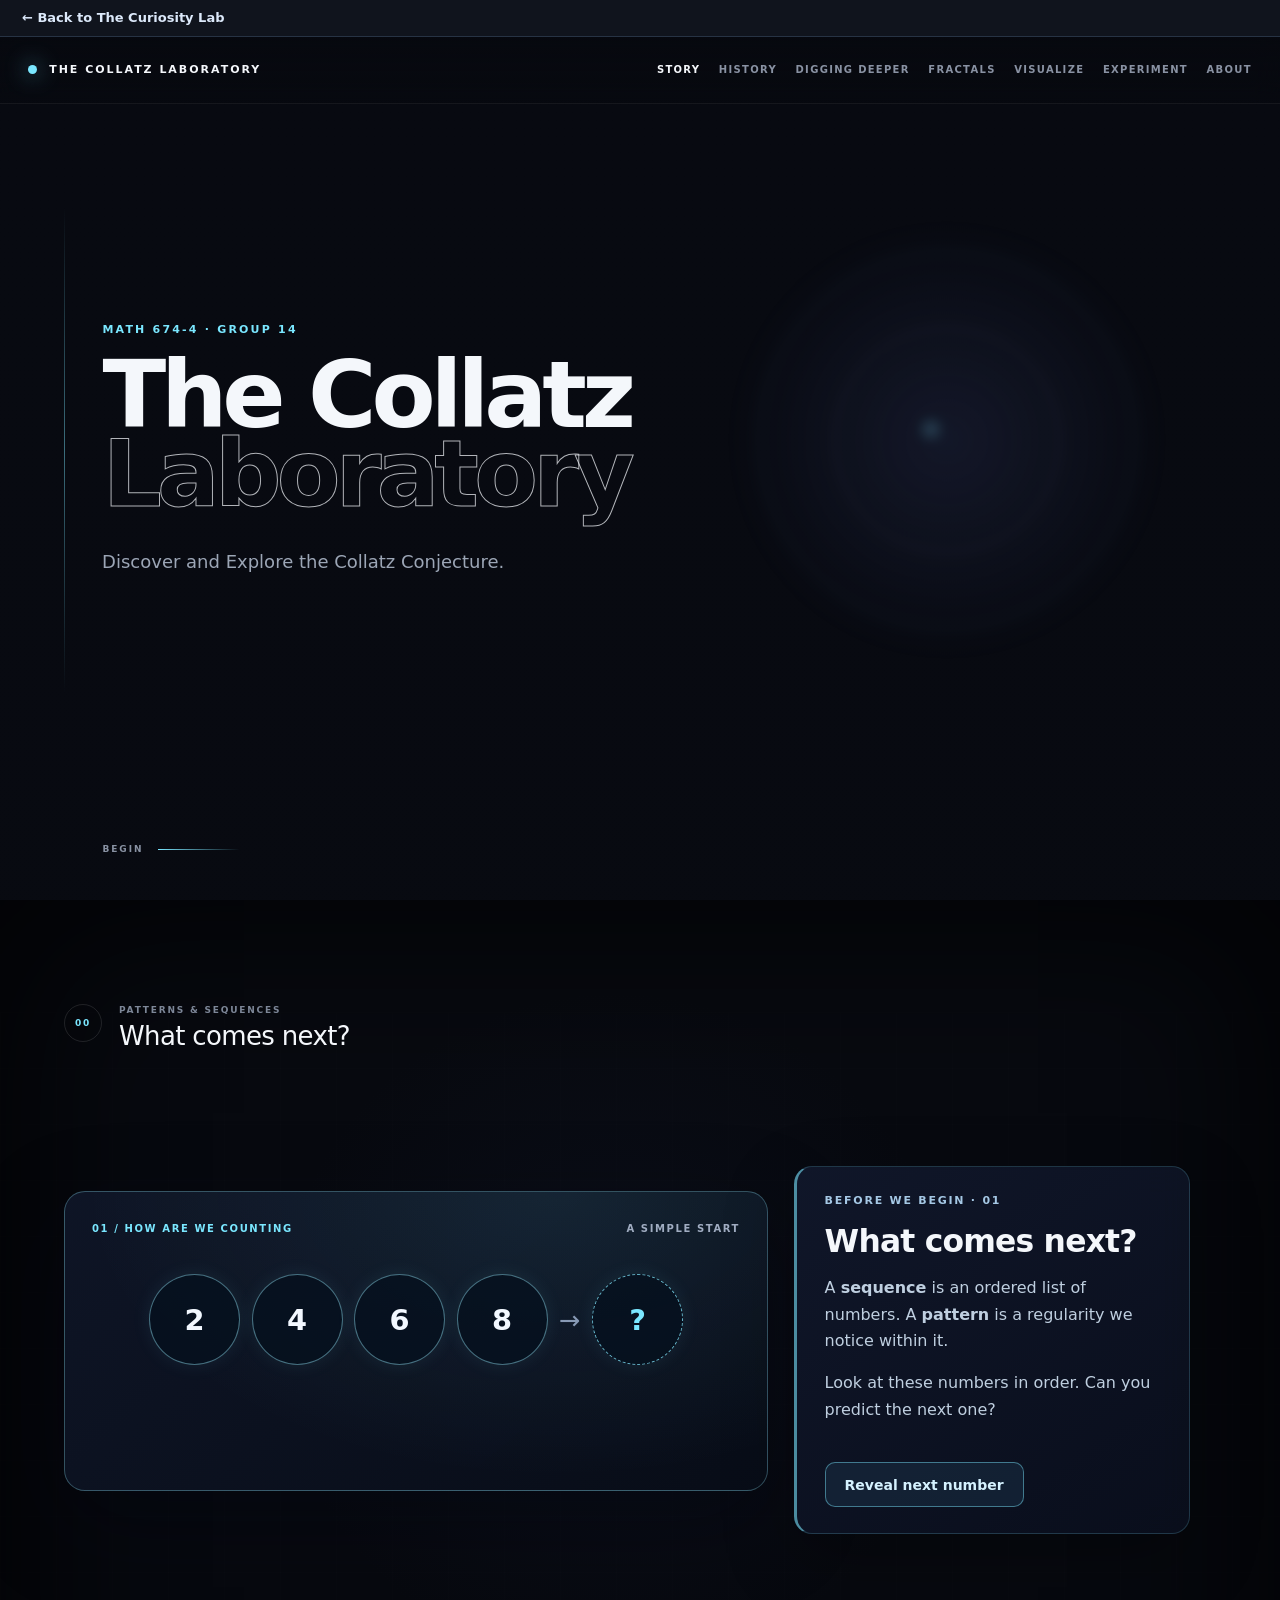
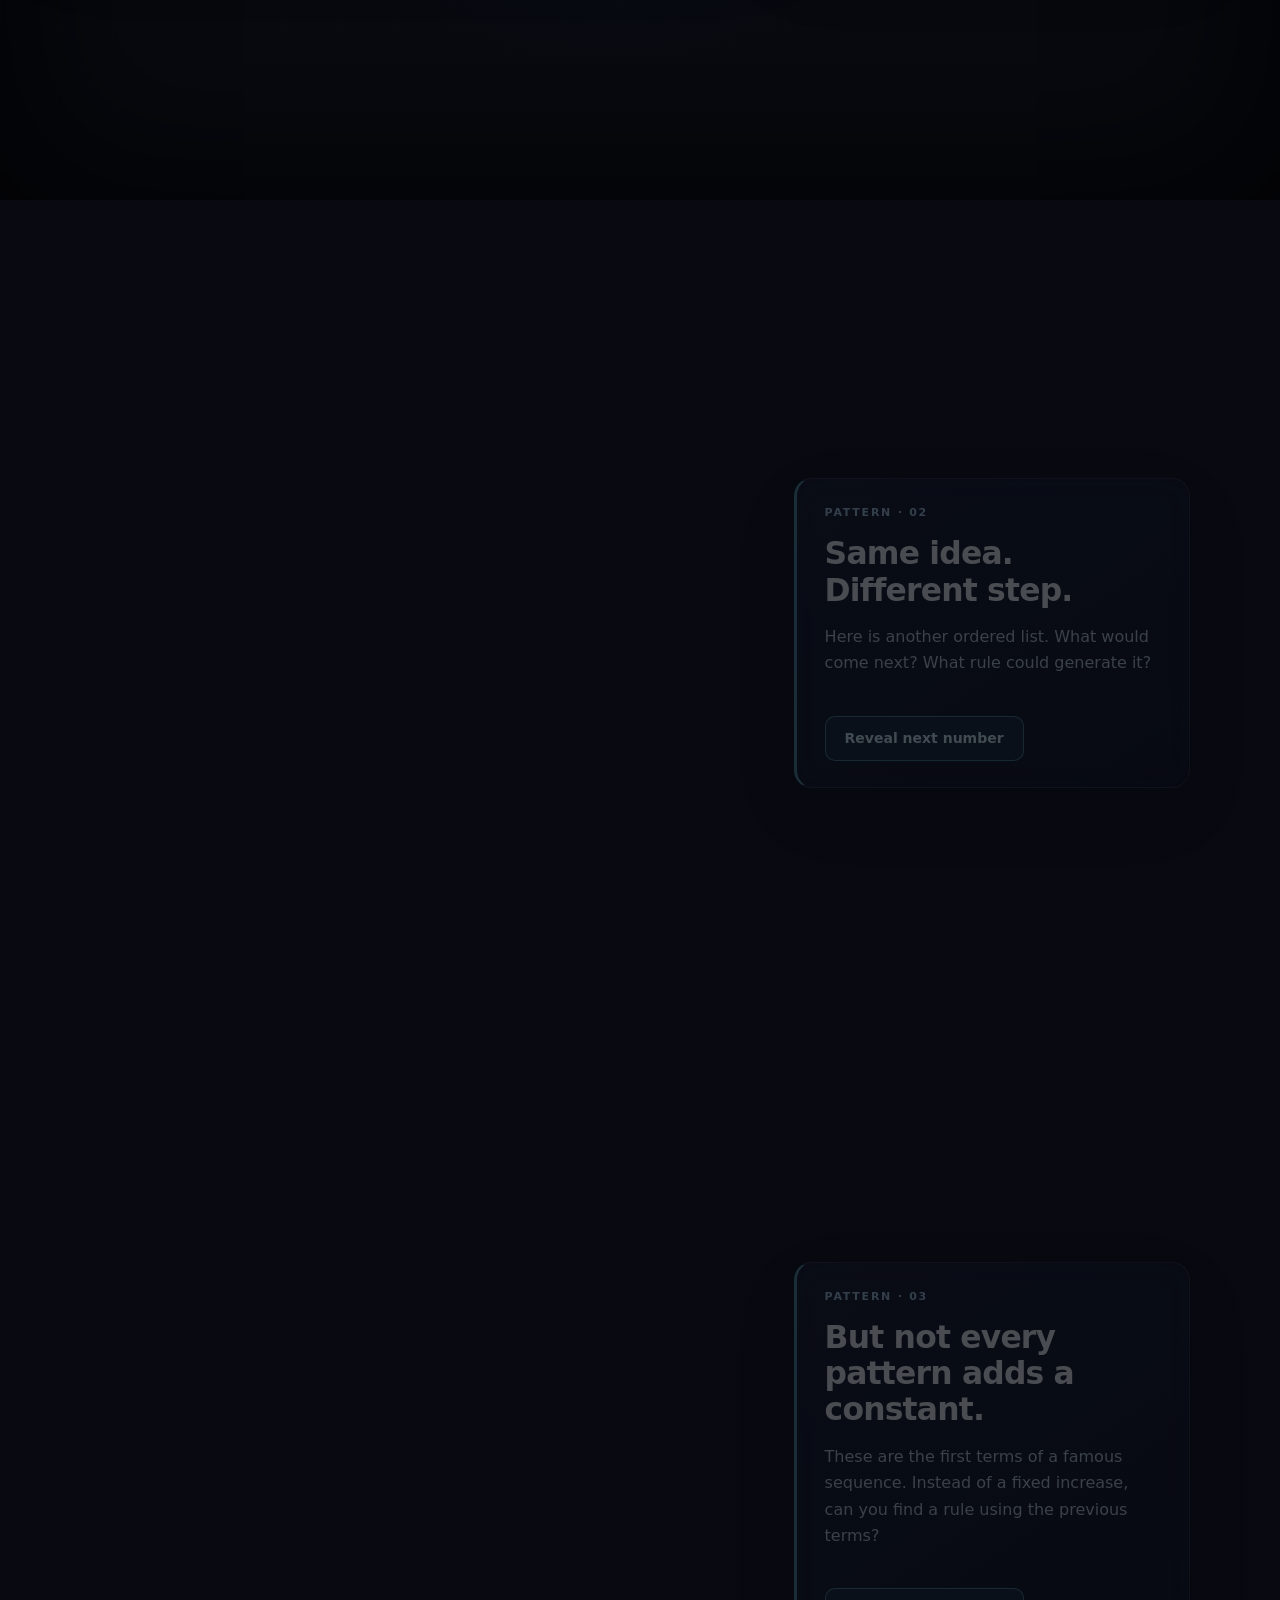
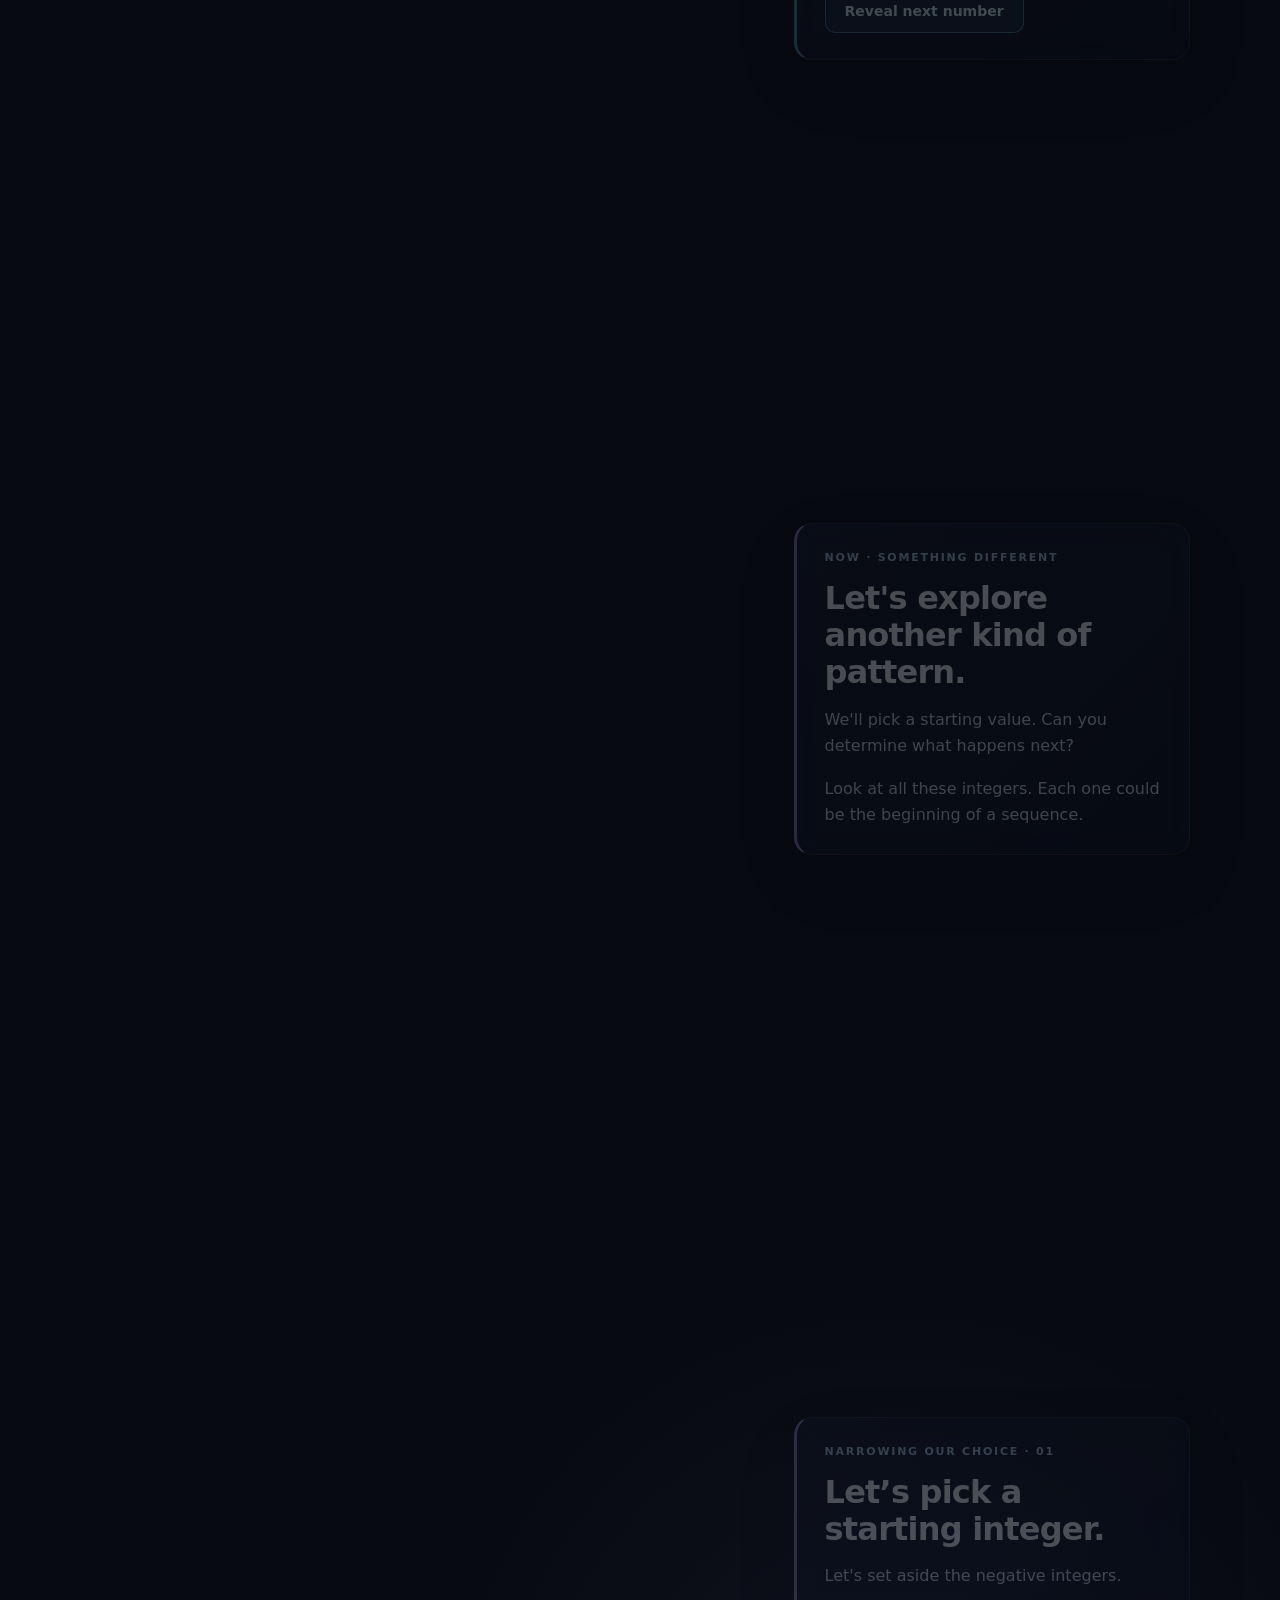
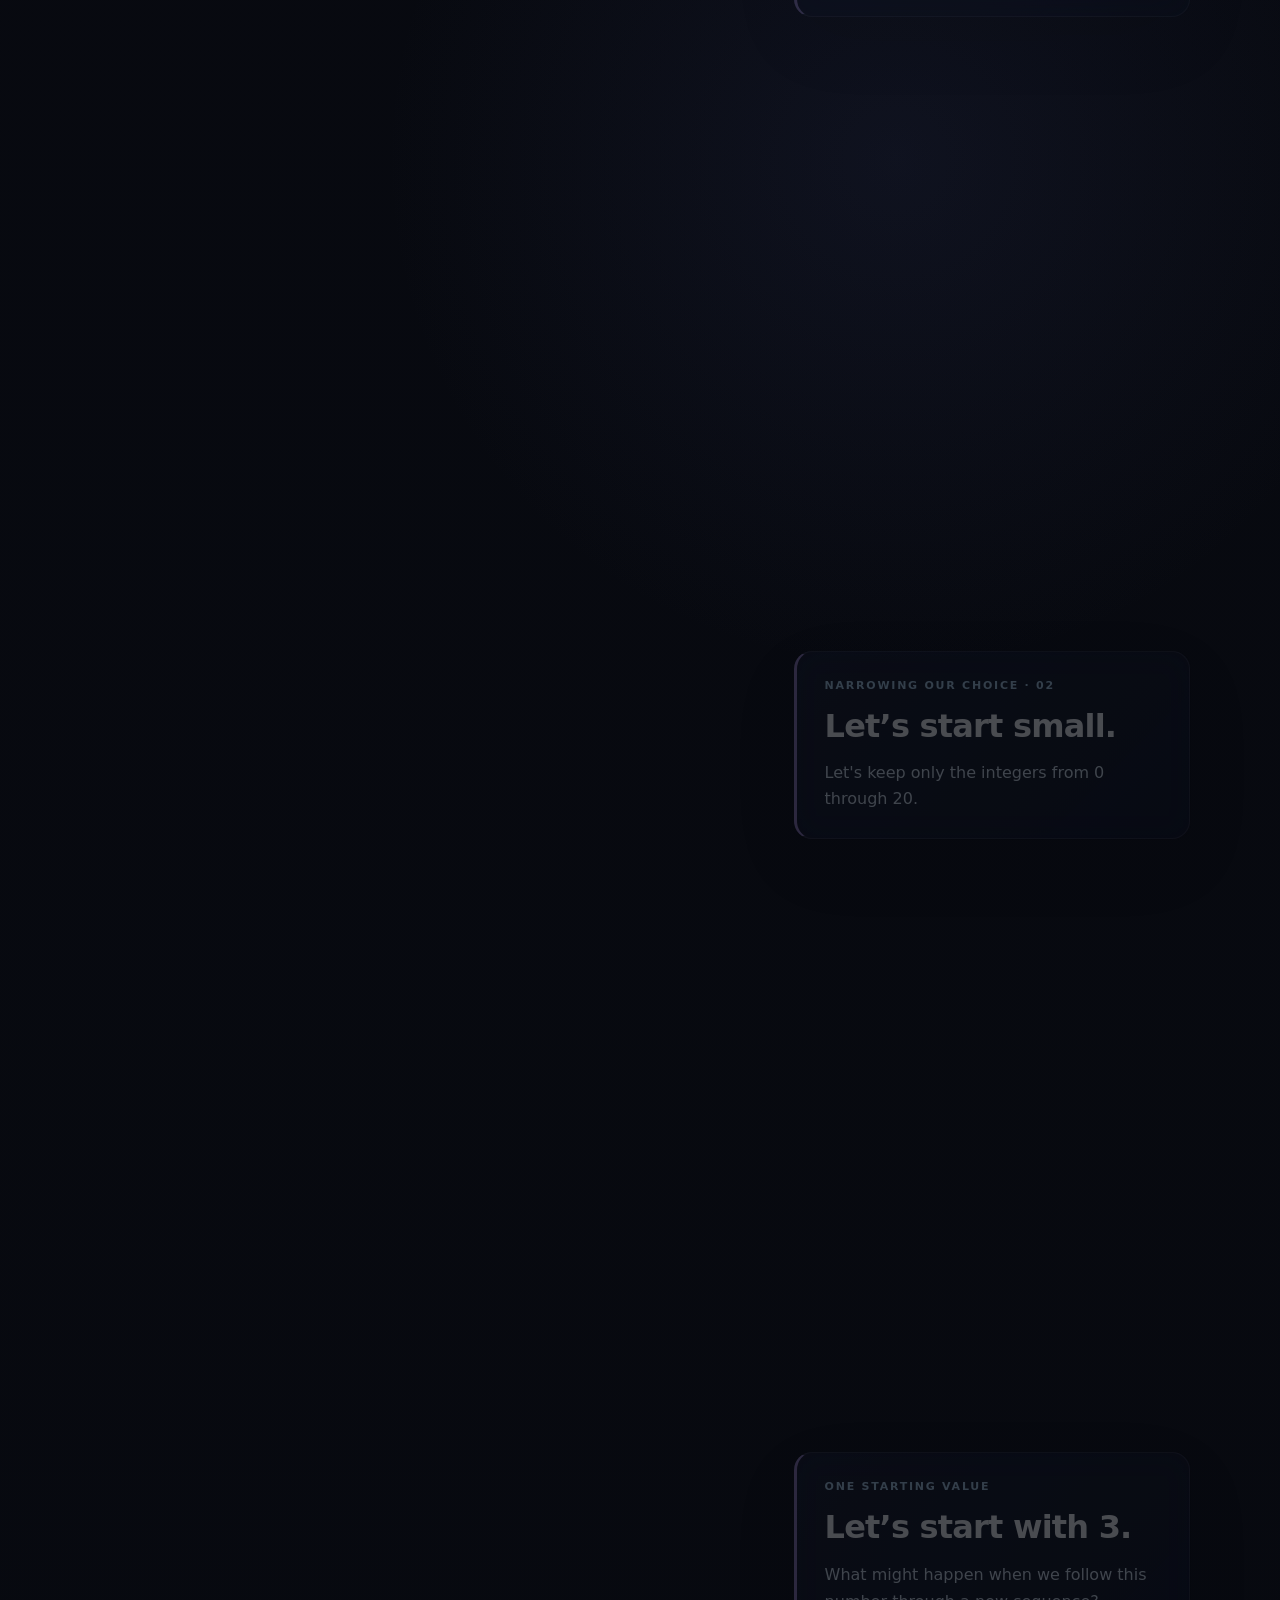
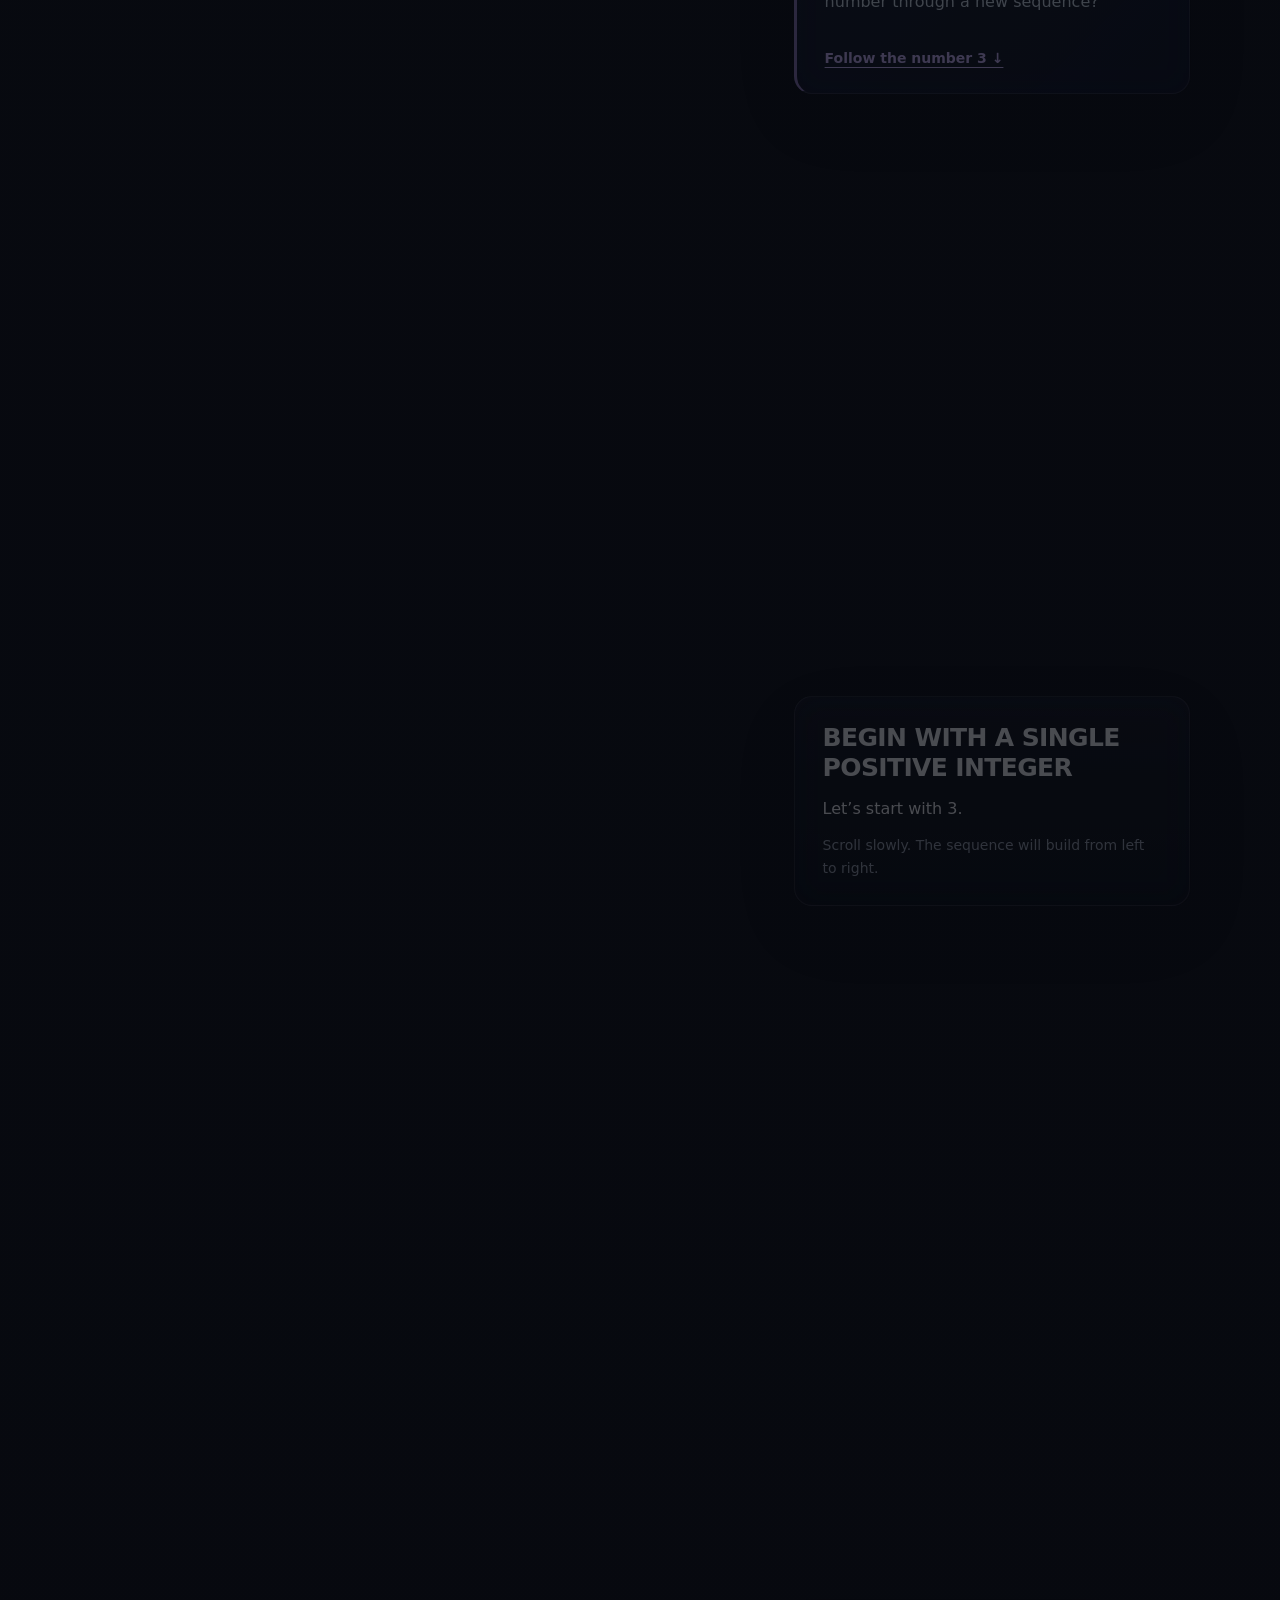
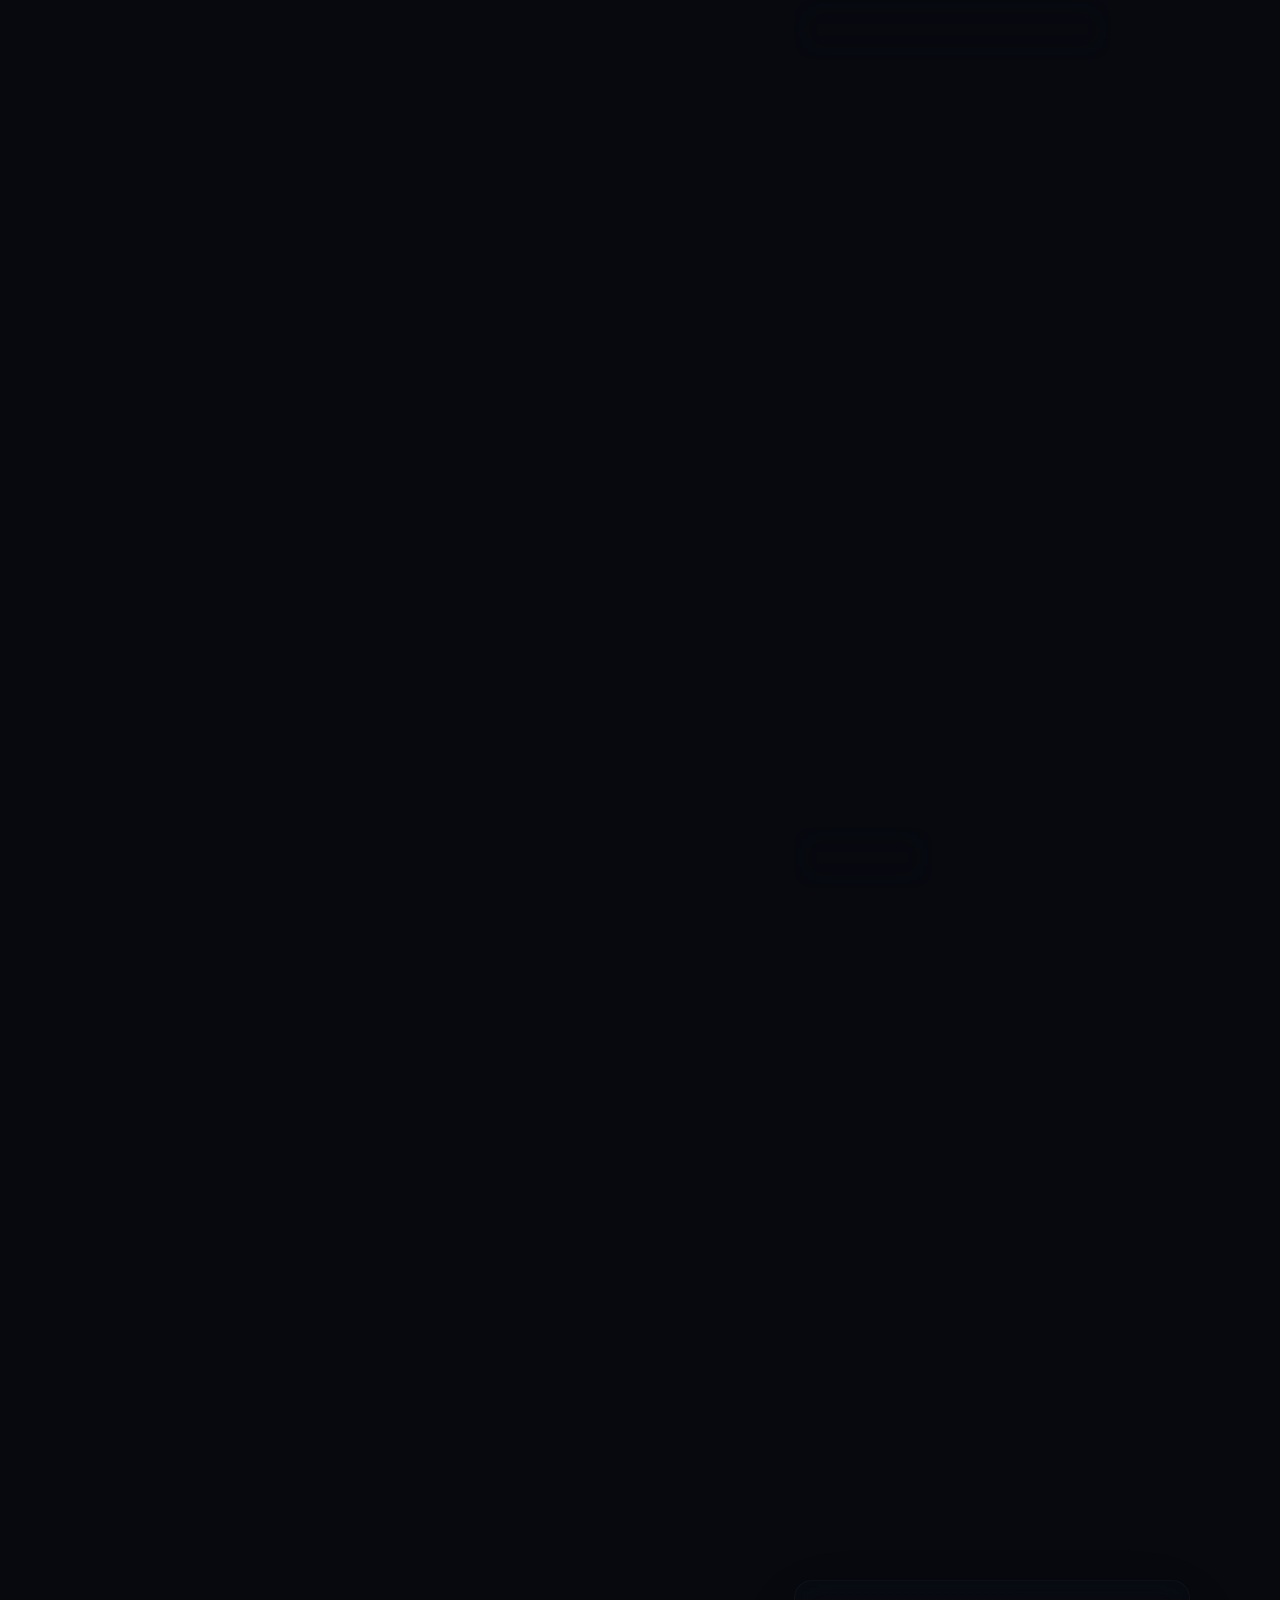
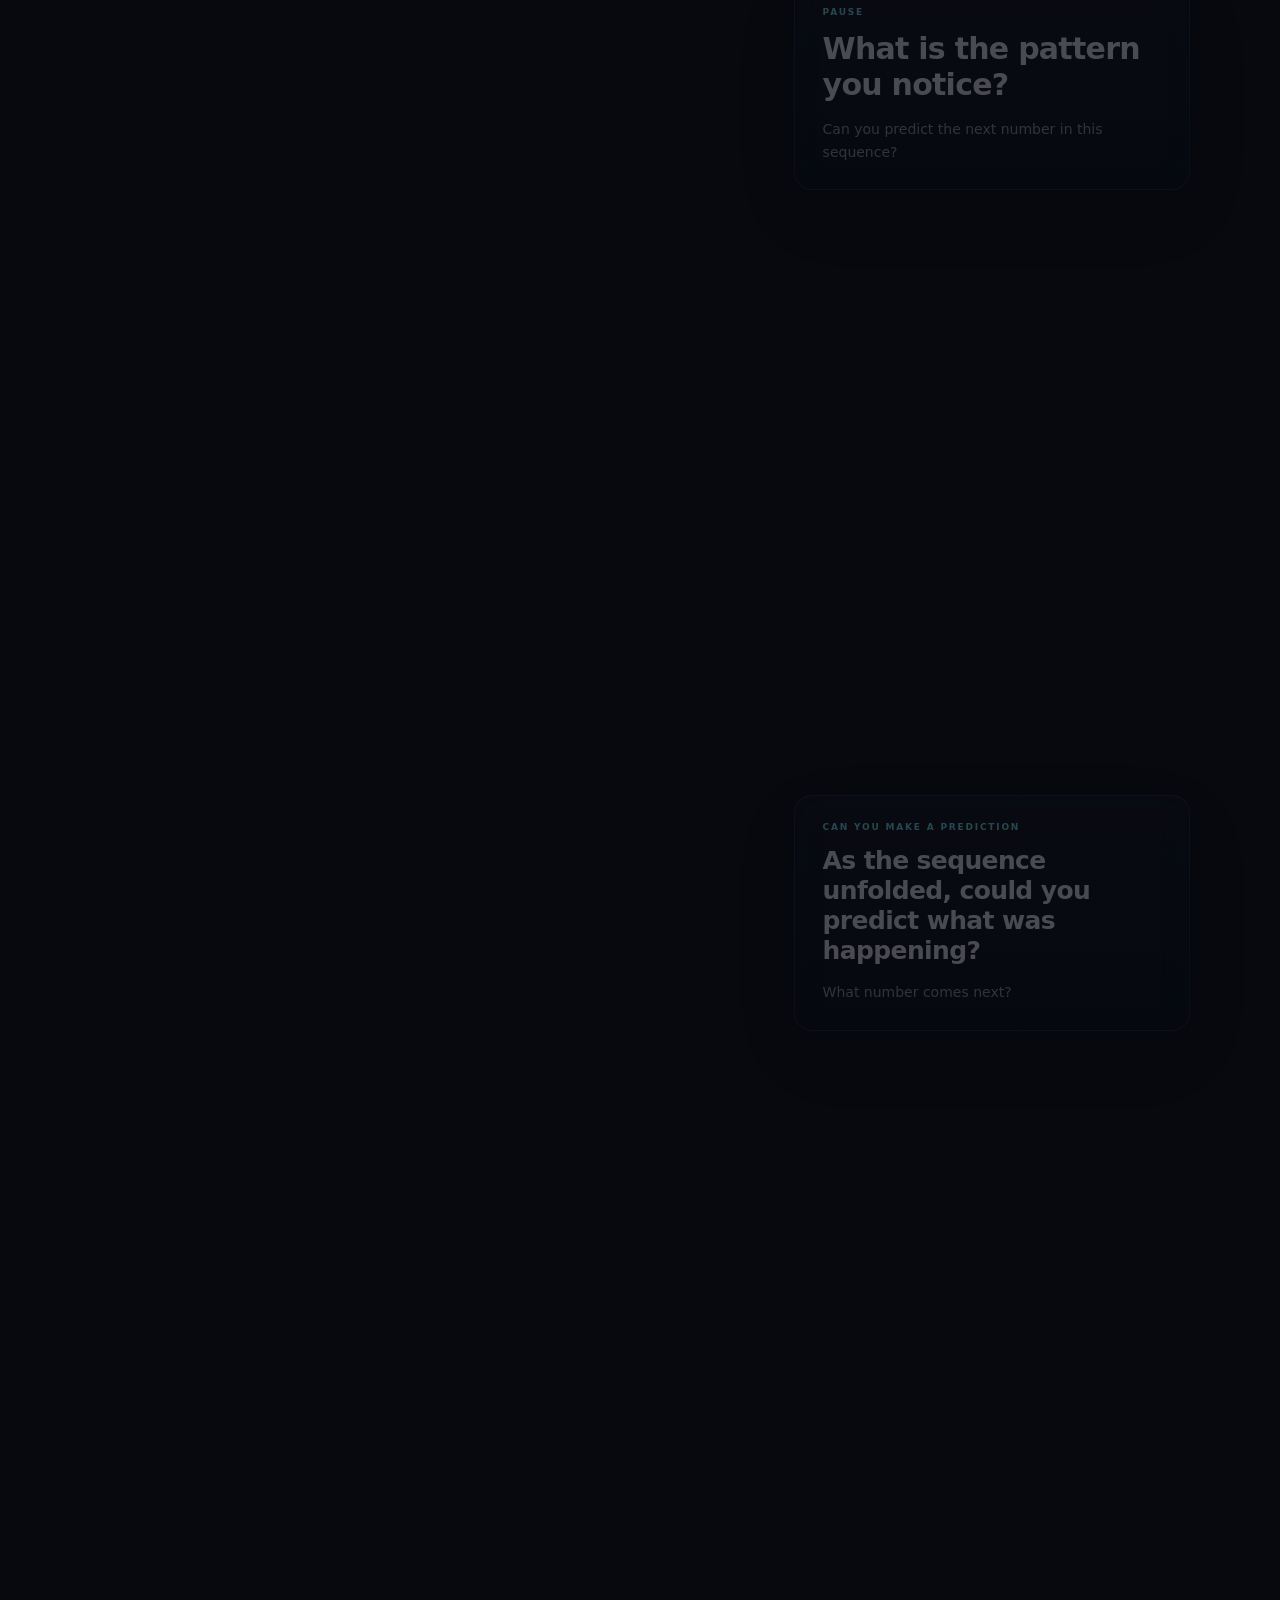
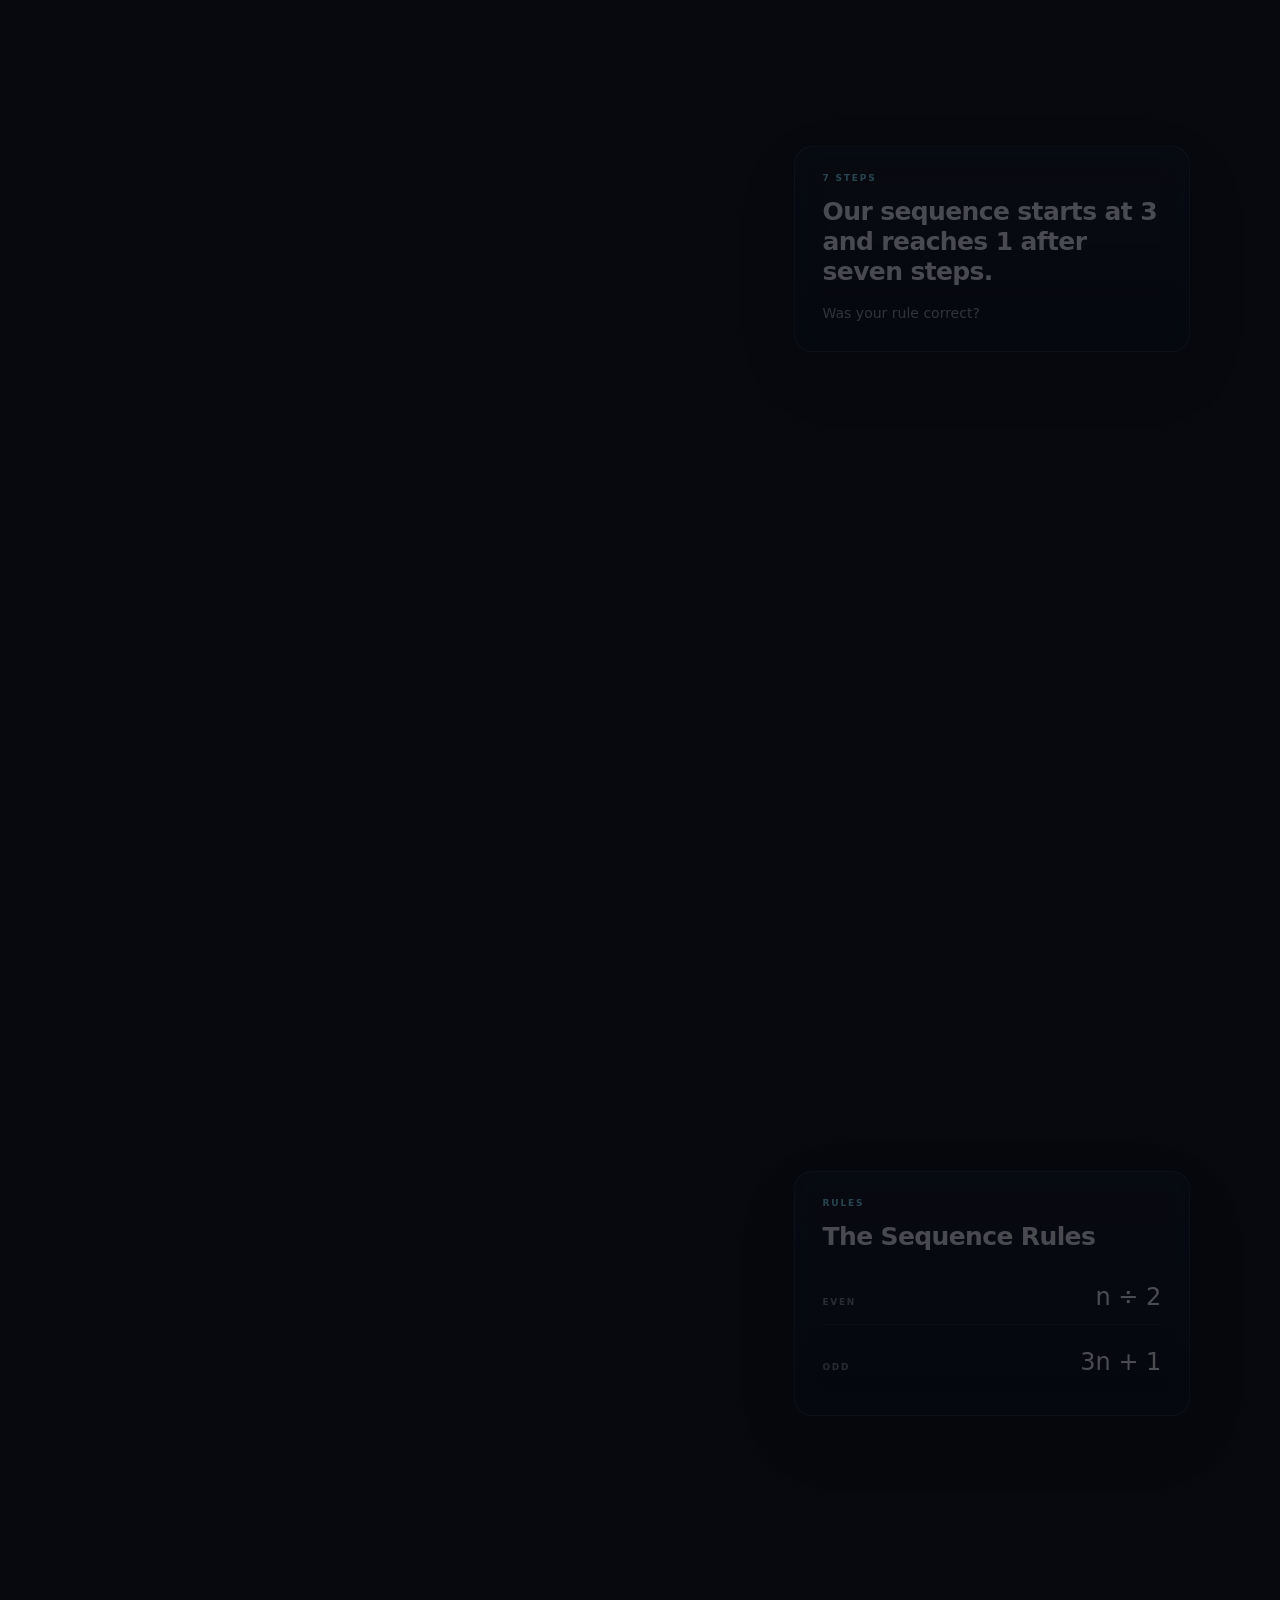
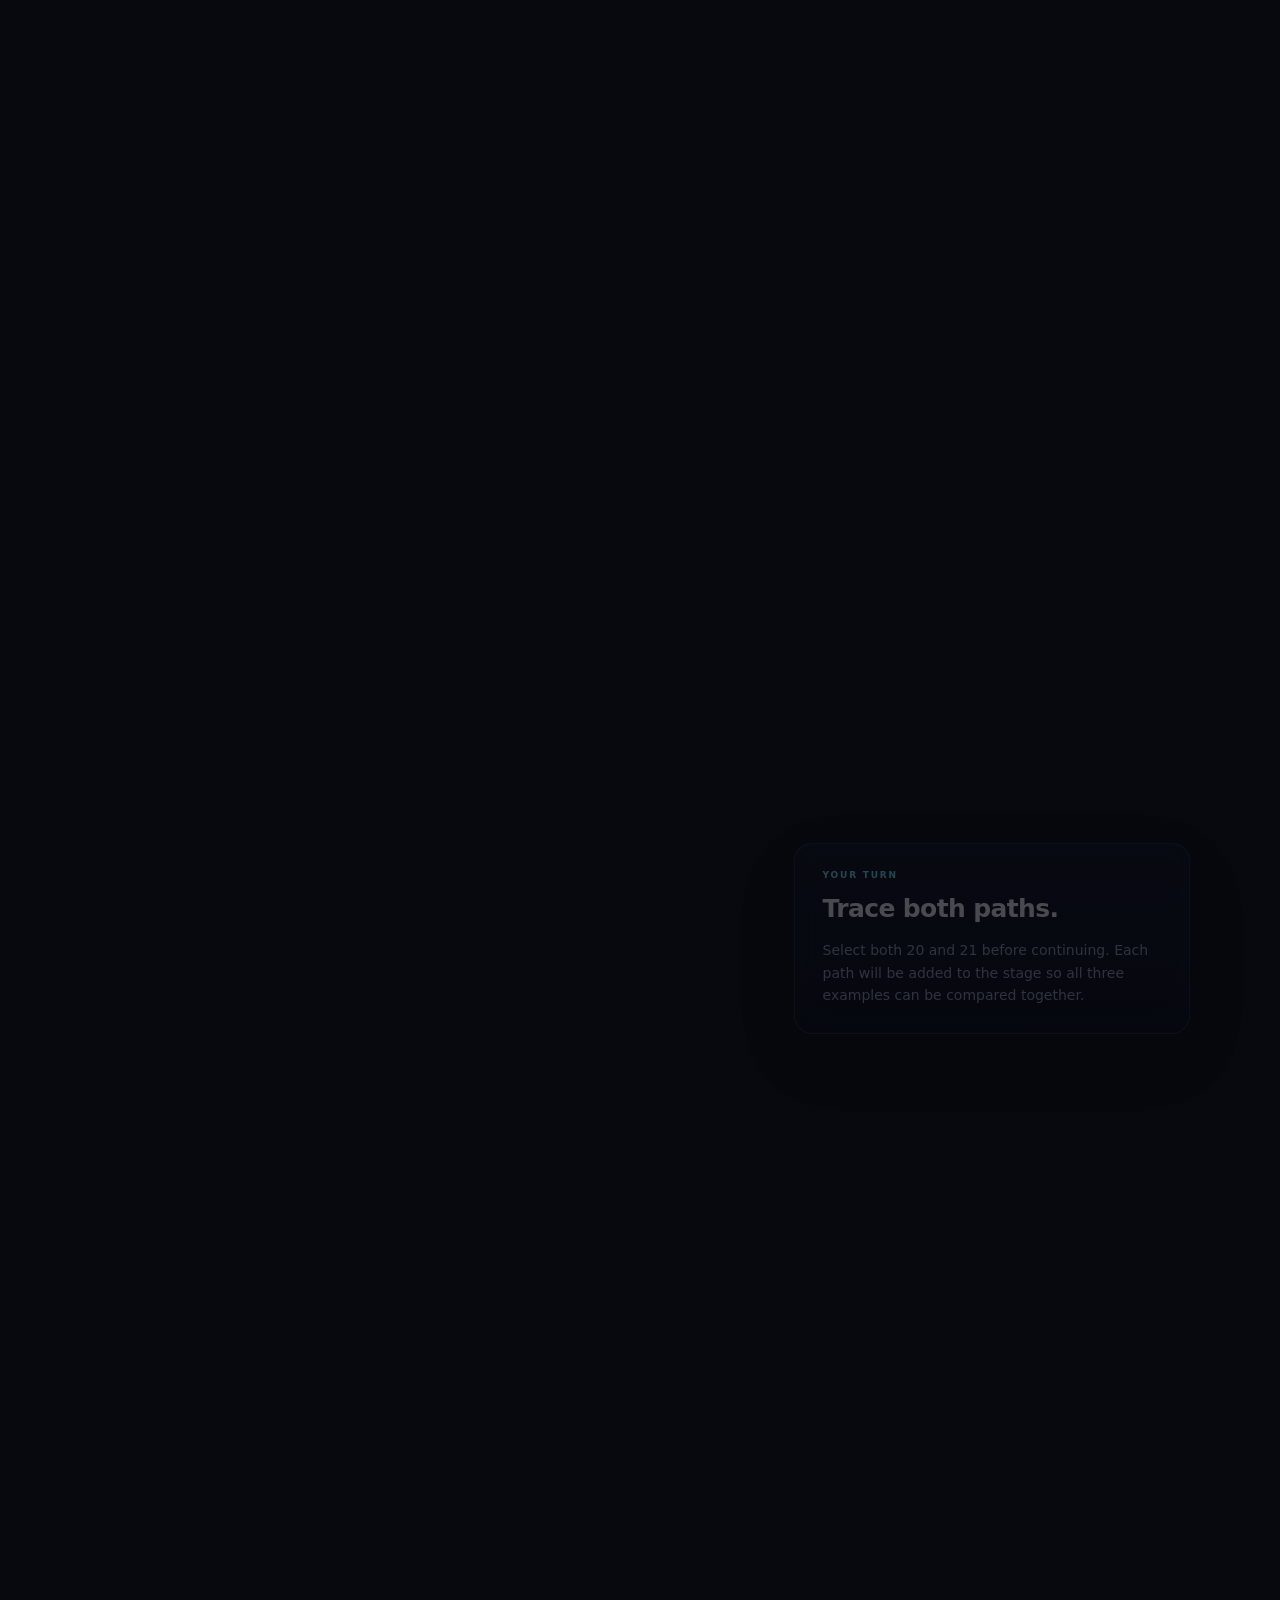
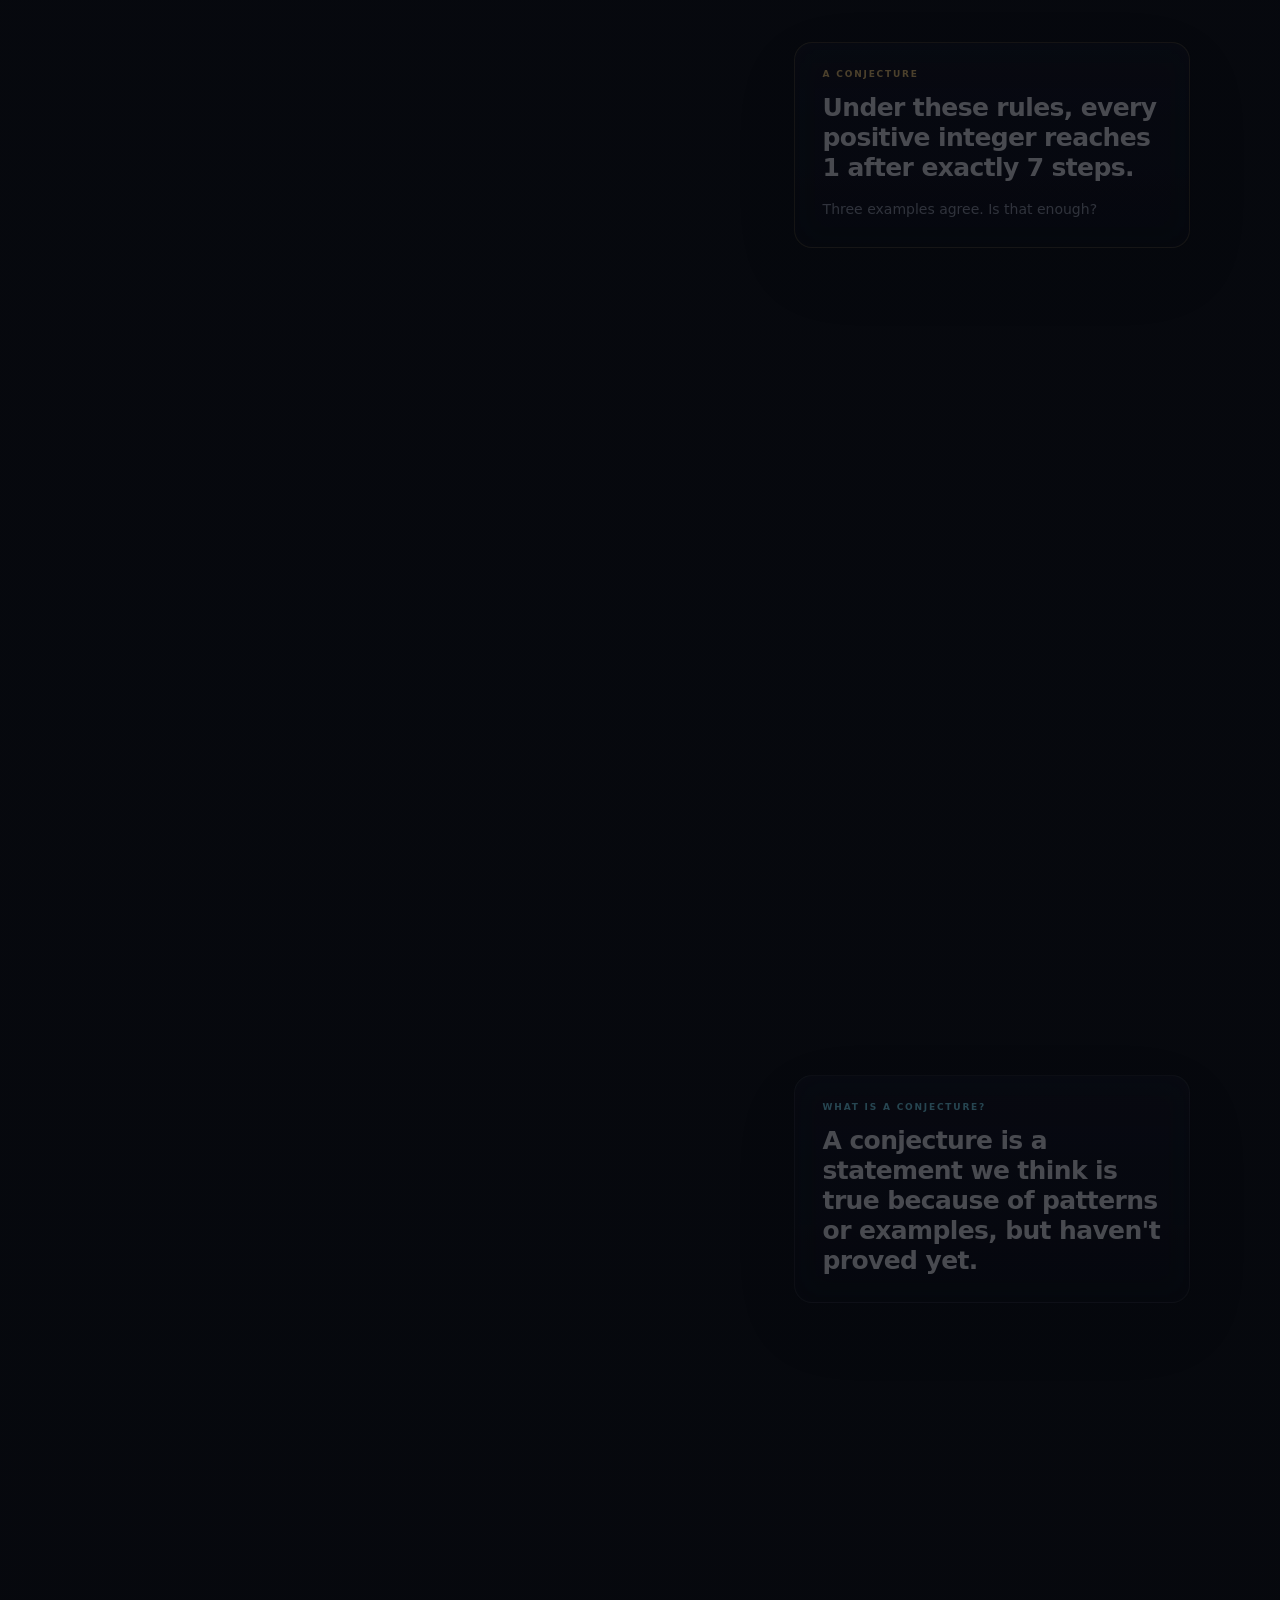
<file: index.html>
<!doctype html>
<html lang="en">
<head>
  <meta charset="utf-8" />
  <meta name="viewport" content="width=device-width, initial-scale=1" />
  <meta name="theme-color" content="#07090f" />
  <title>The Collatz Laboratory</title>
  <link rel="stylesheet" href="styles.css?v=20261025-story-final-clean-1" />
  <link rel="stylesheet" href="story-patterns.css?v=20261025-morph-3" />
<style id="curiosity-lab-return-style">.curiosity-lab-return{position:fixed;top:0;left:0;right:0;z-index:210;padding:9px 22px;text-align:left;background:#10141d;border-bottom:1px solid #273344;font:600 13px/1.4 ui-sans-serif,system-ui,-apple-system,"Segoe UI",sans-serif}.curiosity-lab-return a{color:#dce9fa;text-decoration:none}.curiosity-lab-return a:hover,.curiosity-lab-return a:focus-visible{text-decoration:underline}.curiosity-lab-return a:focus-visible{outline:2px solid currentColor;outline-offset:3px}.site-header{top:36px!important} </style>
</head>
<body>
  <div class="curiosity-lab-return"><a href="https://solisen14.github.io/the-curiosity-lab/" aria-label="Back to The Curiosity Lab resource hub">← Back to The Curiosity Lab</a></div>
<header class="site-header">
    <a class="brand" href="#top" aria-label="The Collatz Laboratory home">
      <span class="brand-mark"></span>
      <span>THE COLLATZ LABORATORY</span>
    </a>
    <nav aria-label="Primary navigation">
      <a class="active" aria-current="page" href="#story">STORY</a>
      <a href="history.html">HISTORY</a>
      <a href="digging-deeper.html">DIGGING DEEPER</a>
      <a href="fractals.html">FRACTALS</a>
      <a href="visualize.html">VISUALIZE</a>
      <a href="experiment.html">EXPERIMENT</a>
      <a href="about.html">ABOUT</a>
    </nav>
  </header>

  <main id="top">
    <section class="hero" aria-labelledby="hero-title">
      <div class="hero-glow"></div>
      <p class="eyebrow reveal-up">MATH 674-4 · GROUP 14</p>
      <h1 id="hero-title" class="reveal-up">The Collatz<br /><span>Laboratory</span></h1>
      <p class="hero-sub reveal-up">One number. Two rules. A question nobody has answered.</p>
      <a class="scroll-cue" href="#story" aria-label="Begin the story">
        <span>BEGIN</span>
        <span class="scroll-line"></span>
      </a>
    </section>

    <section id="story" class="story-shell">
      <div class="sticky-stage" aria-live="polite">
        <div class="stage-grid"></div>
        <div class="stage-vignette"></div>

        <div class="stage-heading">
          <span class="chapter">01</span>
          <div>
            <p class="kicker">FOLLOW THE PATH</p>
            <h2 id="stage-title">Start with 3.</h2>
          </div>
        </div>

        <div id="sequence-area" class="sequence-area"></div>

        <div id="floating-prompt" class="floating-prompt hidden">
          <p id="prompt-copy"></p>
        </div>

        <div id="choice-panel" class="choice-panel hidden"></div>

        <div id="status-pill" class="status-pill hidden"></div>

        <section id="conjecture-finale" class="conjecture-finale" aria-labelledby="conjecture-finale-title" aria-hidden="true" inert>
          <div class="conjecture-finale-inner">
            <div class="finale-opening">
              <div class="finale-opening-copy">
                <p class="finale-eyebrow"><span class="finale-spark" aria-hidden="true"></span> THE MATHEMATICAL QUESTION · CHAPTER 15</p>
                <h2 id="conjecture-finale-title" class="finale-title">The Collatz <span>Conjecture.</span></h2>
                <p class="finale-intro">Begin with <strong>any positive integer.</strong></p>
              </div>
              <div class="finale-tree-reminder" id="conjecture-tree-reminder"
                   role="img" aria-label="A miniature of the complete branching Collatz tree, with the powers of two running down the middle">
                <p class="finale-tree-caption">A SINGLE CONNECTED TREE</p>
              </div>
            </div>
            <div class="finale-rules" aria-label="The two Collatz sequence rules">
              <div class="finale-rule"><span class="finale-rule-name">IF EVEN</span><strong>Divide by 2</strong><span class="finale-rule-symbol">n ÷ 2</span></div>
              <div class="finale-rule"><span class="finale-rule-name">IF ODD</span><strong>Triple it, then add 1</strong><span class="finale-rule-symbol">3n + 1</span></div>
            </div>
            <p class="finale-statement">Repeat these rules. <strong>The conjecture is that every positive integer will eventually reach 1.</strong></p>
            <p class="finale-footnote">From there, the sequence cycles through <span class="finale-cycle">1 → 4 → 2 → 1</span>. No one has proved this happens for every positive starting value.</p>
            <div class="finale-journey">
              <p class="finale-journey-label">WHERE WILL YOU EXPLORE NEXT?</p>
              <nav class="finale-pathways" aria-label="Explore the Collatz Laboratory">
                <a class="finale-path" href="history.html"><span>History</span><span aria-hidden="true">↗</span></a>
                <a class="finale-path" href="digging-deeper.html"><span>Digging Deeper</span><span aria-hidden="true">↗</span></a>
                <a class="finale-path" href="fractals.html"><span>Fractals</span><span aria-hidden="true">↗</span></a>
                <a class="finale-path" href="visualize.html"><span>Visualize</span><span aria-hidden="true">↗</span></a>
                <a class="finale-path" href="experiment.html"><span>Experiment</span><span aria-hidden="true">↗</span></a>
                <a class="finale-path" href="about.html"><span>About</span><span aria-hidden="true">↗</span></a>
              </nav>
            </div>
          </div>
        </section>
      </div>

      <div class="story-steps">

        <article class="story-step pattern-step" data-scene="pattern-twos">
          <div class="step-card">
            <p class="step-number">BEFORE WE BEGIN · 01</p>
            <h3>What comes next?</h3>
            <p>A <strong>sequence</strong> is an ordered list of numbers. A <strong>pattern</strong> is a regularity we notice within it.</p>
            <p>Look at these numbers in order. Can you predict the next one?</p>
            <button type="button" class="pattern-reveal-button" data-pattern-reveal aria-expanded="false" aria-controls="pattern-twos-feedback">Reveal next number</button>
            <p class="pattern-feedback" id="pattern-twos-feedback" role="status" hidden>Each number is 2 more than the previous one.</p>
          </div>
        </article>

        <article class="story-step pattern-step" data-scene="pattern-sevens">
          <div class="step-card">
            <p class="step-number">PATTERN · 02</p>
            <h3>Same idea. Different step.</h3>
            <p>Here is another ordered list. What would come next? What rule could generate it?</p>
            <button type="button" class="pattern-reveal-button" data-pattern-reveal aria-expanded="false" aria-controls="pattern-sevens-feedback">Reveal next number</button>
            <p class="pattern-feedback" id="pattern-sevens-feedback" role="status" hidden>Add 7 every time. So far, both sequences have a constant difference.</p>
          </div>
        </article>

        <article class="story-step pattern-step" data-scene="pattern-fibonacci">
          <div class="step-card">
            <p class="step-number">PATTERN · 03</p>
            <h3>But not every pattern adds a constant.</h3>
            <p>These are the first terms of a famous sequence. Instead of a fixed increase, can you find a rule using the previous terms?</p>
            <button type="button" class="pattern-reveal-button" data-pattern-reveal aria-expanded="false" aria-controls="pattern-fibonacci-feedback">Reveal next number</button>
            <p class="pattern-feedback" id="pattern-fibonacci-feedback" role="status" hidden>Add the previous two terms: 5 + 8 = 13. This is the Fibonacci sequence.</p>
          </div>
        </article>


        <article class="story-step pattern-step pattern-bridge-step" data-scene="pattern-bridge">
          <div class="step-card">
            <p class="step-number">NOW · SOMETHING DIFFERENT</p>
            <h3>Let's explore another kind of pattern.</h3>
            <p>We'll pick a starting value. Can you determine what happens next?</p>
            <p>Look at all these integers. Each one could be the beginning of a sequence.</p>
          </div>
        </article>

        <article class="story-step pattern-step pattern-bridge-step" data-scene="pattern-positive">
          <div class="step-card">
            <p class="step-number">NARROWING OUR CHOICE · 01</p>
            <h3>Let’s pick a starting integer.</h3>
            <p>Let's set aside the negative integers.</p>
          </div>
        </article>

        <article class="story-step pattern-step pattern-bridge-step" data-scene="pattern-small">
          <div class="step-card">
            <p class="step-number">NARROWING OUR CHOICE · 02</p>
            <h3>Let’s start small.</h3>
            <p>Let's keep only the integers from 0 through 20.</p>
          </div>
        </article>

        <article class="story-step pattern-step pattern-bridge-step" data-scene="pattern-three">
          <div class="step-card">
            <p class="step-number">ONE STARTING VALUE</p>
            <h3>Let’s start with 3.</h3>
            <p>What might happen when we follow this number through a new sequence?</p>
            <a class="pattern-continue" href="#collatz-first-number">Follow the number 3 ↓</a>
          </div>
        </article>

        <article id="collatz-first-number" class="story-step" data-scene="intro">
          <div class="step-card">
            <h3>Begin with a single integer.</h3>
            <p>Scroll slowly. The path will build from left to right.</p>
          </div>
        </article>

        <article class="story-step" data-scene="three-1">
          <div class="step-card whisper-card">
            <p>The next number in the sequence is 10</p>
          </div>
        </article>

        <article class="story-step" data-scene="three-2">
          <div class="step-card whisper-card">
            <p>Followed by 5</p>
          </div>
        </article>

        <article class="story-step" data-scene="three-3">
          <div class="step-card prompt-card">
            <p class="step-number">PAUSE</p>
            <h3>What is the pattern you notice?</h3>
            <p>Can you predict the next number in this sequence?</p>
          </div>
        </article>

        <article class="story-step" data-scene="reveal-rule">
          <div class="step-card rule-card">
            <p class="step-number">THE RULE</p>
            <div class="rule-lines">
              <p><span>EVEN</span><strong>n ÷ 2</strong></p>
              <p><span>ODD</span><strong>3n + 1</strong></p>
            </div>
          </div>
        </article>

        <article class="story-step tall-step" data-scene="finish-three">
          <div class="step-card">
            <p class="step-number">7 STEPS</p>
            <h3>Our sequence starts at 3 and reaches 1 after seven steps.</h3>
            <p>Was your rule correct?</p>
          </div>
        </article>

        <article class="story-step choice-step" data-scene="choose-seven">
          <div class="step-card">
            <p class="step-number">YOUR TURN</p>
            <h3>Trace both paths.</h3>
            <p>Select both 20 and 21 before continuing. Each path will be added to the stage so all three seven-step examples can be compared together.</p>
            <div style="display:flex; gap:12px; margin-top:20px;">
              <button class="choice-button" type="button" onclick="const b=document.querySelector('#choice-panel [data-seven=\'20\']'); if(b){b.click(); this.classList.add('done'); this.textContent='20 ✓';}">20</button>
              <button class="choice-button" type="button" onclick="const b=document.querySelector('#choice-panel [data-seven=\'21\']'); if(b){b.click(); this.classList.add('done'); this.textContent='21 ✓';}">21</button>
            </div>
          </div>
        </article>

        <article class="story-step tall-step" data-scene="conjecture">
          <div class="step-card conjecture-card">
            <p class="step-number">A CONJECTURE</p>
            <h3>Under these rules, every positive integer reaches 1 after exactly 7 steps.</h3>
            <p>Three examples agree. Is that enough?</p>
          </div>
        </article>

        <article class="story-step choice-step" data-scene="test-conjecture">
          <div class="step-card">
            <p class="step-number">TEST IT</p>
            <h3>Test all three starting values.</h3>
            <p>Select 6, 40, and 42 before continuing. Each one tests the seven-step conjecture in a related way.</p>
            <div style="display:flex; gap:12px; margin-top:20px;">
              <button class="choice-button test-card-choice" type="button" data-test-card="6" onclick="triggerTestChoice(6, this)">6</button>
              <button class="choice-button test-card-choice" type="button" data-test-card="40" onclick="triggerTestChoice(40, this)">40</button>
              <button class="choice-button test-card-choice" type="button" data-test-card="42" onclick="triggerTestChoice(42, this)">42</button>
            </div>
          </div>
        </article>

        <article class="story-step tall-step" data-scene="refine">
          <div class="step-card conjecture-card refined-card">
            <p class="step-number">REFINE THE CONJECTURE</p>
            <h3>Exactly 7 steps fails.</h3>
            <p>But every path we have tested still reaches 1.</p>
          </div>
        </article>

      </div>
    </section>
  </main>

  <script src="app.js?v=20261025-final-clean-1"></script>
  <script>
    // Prototype patch: keep the same SVG + arrow visual language for the
    // counterexample stage instead of falling back to the older flex-row view.
    const legacyRenderRows = renderRows;
    const legacySetScene = setScene;

    function renderArrowTestPath(start, animate = true) {
      clearTimers();
      ensurePrimaryStyles();

      sequenceArea.innerHTML = "";
      sequenceArea.dataset.mode = "test-eight";
      delete sequenceArea.dataset.revealCount;

      const rowEl = document.createElement("div");
      rowEl.className = "sequence-row primary-sequence-row";

      const label = document.createElement("div");
      label.className = "row-label";
      label.textContent = `START ${start}`;

      const shell = document.createElement("div");
      shell.className = "primary-svg-shell";

      const svg = svgElement("svg", {
        class: "primary-path-svg",
        viewBox: "0 0 1000 118",
        preserveAspectRatio: "xMidYMid meet",
        role: "img",
        "aria-label": `The Collatz sequence beginning at ${start}`
      });

      appendSvgSequence(svg, start, PRIMARY_Y, "gold", { visible: !animate, labelVisible: false });
      shell.appendChild(svg);
      rowEl.append(label, shell);
      sequenceArea.appendChild(rowEl);

      if (!animate) return;

      const nodes = [...sequenceArea.querySelectorAll(`[data-row-start="${start}"].primary-node`)];
      const segments = [...sequenceArea.querySelectorAll(`[data-row-start="${start}"].primary-segment`)];
      nodes[0]?.classList.add("visible");

      for (let nodeIndex = 1; nodeIndex < nodes.length; nodeIndex++) {
        const offset = nodeIndex - 1;
        const segmentDelay = offset * 280 + 80;
        const nodeDelay = segmentDelay + 205;
        state.timers.push(setTimeout(() => segments[nodeIndex - 1]?.classList.add("visible"), segmentDelay));
        state.timers.push(setTimeout(() => nodes[nodeIndex]?.classList.add("visible"), nodeDelay));
      }
    }

    renderRows = function(rows, options = {}) {
      if (rows.length === 1 && [6, 40, 42].includes(Number(rows[0].start))) {
        renderArrowTestPath(Number(rows[0].start), state.scene !== "refine");
        return;
      }
      return legacyRenderRows(rows, options);
    };

    setScene = function(scene) {
      if (scene === "test-conjecture" && scene !== state.scene) {
        state.scene = scene;
        hideTransientUI();
        stageTitle.textContent = "Try to break the conjecture.";

        if (state.tested) {
          renderArrowTestPath(state.tested, false);
          showStatus("8 steps");
          showPrompt(`After one move, ${state.tested} joins the path that began at ${mergeParent[state.tested]}.`);
        } else {
          ensureComparisonStage();
          makePrimaryThreeFullyVisible();
          setComparisonRowVisible(20, false);
          setComparisonRowVisible(21, false);
          showStatus("Choose 6, 40, or 42");
        }

        showTestChoices();
        return;
      }

      return legacySetScene(scene);
    };

    function triggerTestChoice(value, element) {
      document.querySelectorAll(".test-card-choice").forEach(button => button.classList.remove("active"));
      element?.classList.add("active");
      const hiddenButton = document.querySelector(`#choice-panel [data-test="${value}"]`);
      if (hiddenButton) hiddenButton.click();
    }
  </script>
  <script src="story-sync.js?v=20261025-review-1"></script>
  <script src="gate.js?v=20261025-final-clean-1"></script>
  <script src="merge-polish.js?v=20261019-5"></script>
  <script src="merge-arrow-polish.js?v=20261012-1649"></script>
  <script src="story-meta-sync.js?v=20261025-final-clean-1"></script>
  <script src="choice-fix.js?v=20261013-1324"></script>
  <script src="collatz-tree-story.js?v=20261026-heading-clearance-2"></script>
  <script src="story-patterns.js?v=20261025-morph-3"></script>
</body>
</html>
</file>
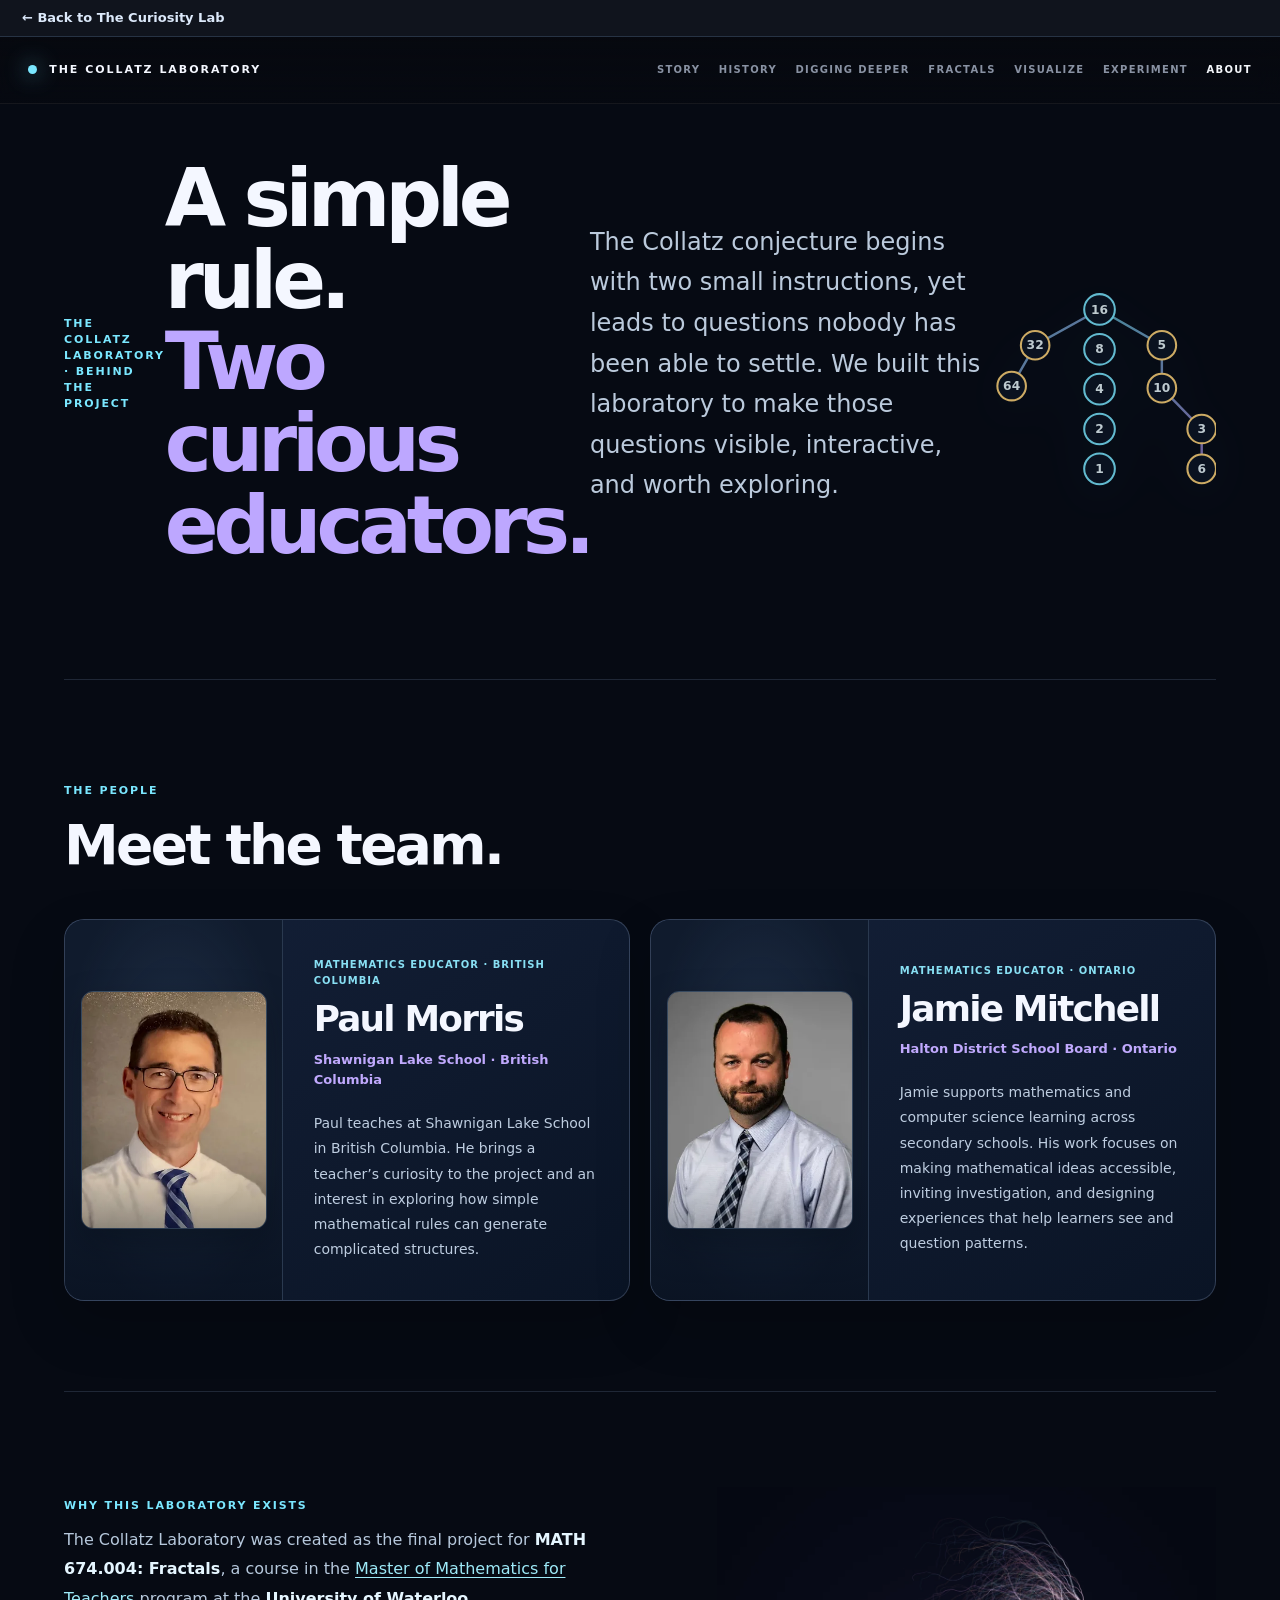
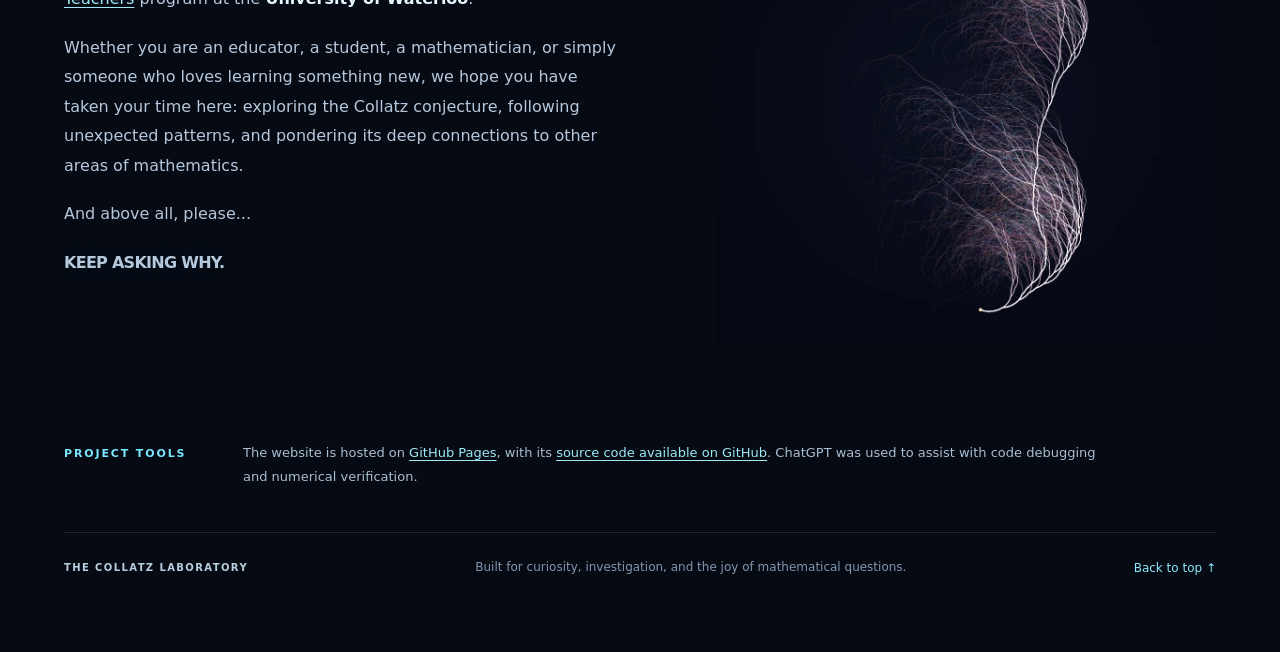
<file: about.html>
<!doctype html>
<html lang="en">
<head>
  <meta charset="utf-8">
  <meta name="viewport" content="width=device-width, initial-scale=1">
  <meta name="theme-color" content="#07090f">
  <meta name="description" content="Meet the educators behind The Collatz Laboratory, an interactive exploration of the Collatz conjecture.">
  <title>About | The Collatz Laboratory</title>
  <link rel="stylesheet" href="styles.css?v=20261021-nav-all-1">
  <link rel="stylesheet" href="about.css?v=20261025-angle-artwork-6">
<style id="curiosity-lab-return-style">.curiosity-lab-return{position:fixed;top:0;left:0;right:0;z-index:210;padding:9px 22px;text-align:left;background:#10141d;border-bottom:1px solid #273344;font:600 13px/1.4 ui-sans-serif,system-ui,-apple-system,"Segoe UI",sans-serif}.curiosity-lab-return a{color:#dce9fa;text-decoration:none}.curiosity-lab-return a:hover,.curiosity-lab-return a:focus-visible{text-decoration:underline}.curiosity-lab-return a:focus-visible{outline:2px solid currentColor;outline-offset:3px}.site-header{top:36px!important} </style>
</head>
<body class="about-page">
  <div class="curiosity-lab-return"><a href="https://solisen14.github.io/the-curiosity-lab/" aria-label="Back to The Curiosity Lab resource hub">← Back to The Curiosity Lab</a></div>
<header class="site-header">
    <a class="brand" href="index.html" aria-label="The Collatz Laboratory home">
      <span class="brand-mark"></span><span>THE COLLATZ LABORATORY</span>
    </a>
    <nav aria-label="Primary navigation">
      <a href="index.html#story">STORY</a>
      <a href="history.html">HISTORY</a>
      <a href="digging-deeper.html">DIGGING DEEPER</a>
      <a href="fractals.html">FRACTALS</a>
      <a href="visualize.html">VISUALIZE</a>
      <a href="experiment.html">EXPERIMENT</a>
      <a class="active" aria-current="page" href="about.html">ABOUT</a>
    </nav>
  </header>

  <main class="about-main" id="main-content">
    <section class="about-hero" aria-labelledby="about-heading">
      <p class="about-eyebrow">THE COLLATZ LABORATORY · BEHIND THE PROJECT</p>
      <h1 id="about-heading">A simple rule.<br><em>Two curious educators.</em></h1>
      <p class="about-intro">The Collatz conjecture begins with two small instructions, yet leads to questions nobody has been able to settle. We built this laboratory to make those questions visible, interactive, and worth exploring.</p>
      <div class="about-hero-mark" aria-hidden="true">
        <svg viewBox="0 0 230 240" focusable="false">
          <defs>
            <linearGradient id="about-flow" x1="0" y1="0" x2="1" y2="1"><stop offset="0" stop-color="#7ae7ff"/><stop offset="1" stop-color="#bba0ff"/></linearGradient>
          </defs>
          <g fill="none" stroke="url(#about-flow)" stroke-width="2.4" stroke-linecap="round" opacity=".72">
            <path d="M116 205L116 166L116 127L116 88L116 49"/>
            <path d="M116 49L177 84L177 126L216 166L216 205"/>
            <path d="M116 49L53 84L30 124"/>
          </g>
          <g fill="#0b1524" stroke="#7ae7ff" stroke-width="2">
            <circle cx="116" cy="205" r="15"/><circle cx="116" cy="166" r="15"/><circle cx="116" cy="127" r="15"/><circle cx="116" cy="88" r="15"/><circle cx="116" cy="49" r="15"/>
          </g>
          <g fill="#0b1524" stroke="#ffd479" stroke-width="2">
            <circle cx="177" cy="84" r="14"/><circle cx="177" cy="126" r="14"/><circle cx="216" cy="166" r="14"/><circle cx="216" cy="205" r="14"/><circle cx="53" cy="84" r="14"/><circle cx="30" cy="124" r="14"/>
          </g>
          <g fill="#ecfaff" font-size="12" font-weight="700" font-family="system-ui" text-anchor="middle">
            <text x="116" y="209">1</text><text x="116" y="170">2</text><text x="116" y="131">4</text><text x="116" y="92">8</text><text x="116" y="53">16</text>
            <text x="177" y="88">5</text><text x="177" y="130">10</text><text x="216" y="170">3</text><text x="216" y="209">6</text>
            <text x="53" y="88">32</text><text x="30" y="128">64</text>
          </g>
        </svg>
      </div>
    </section>

    <section class="about-people" aria-labelledby="about-people-heading">
      <div class="about-section-head">
        <p class="about-eyebrow">THE PEOPLE</p>
        <h2 id="about-people-heading">Meet the team.</h2>
      </div>
      <div class="about-team-grid">
        <article class="about-person" aria-labelledby="about-paul-name">
          <div class="about-person-visual">
            <img class="about-portrait about-portrait-paul" src="assets/paul-profile.webp" width="420" height="468" alt="Portrait of Paul Morris wearing glasses, a white shirt, and a blue striped tie." loading="lazy" decoding="async">
          </div>
          <div class="about-person-info">
            <p class="about-person-role">MATHEMATICS EDUCATOR · BRITISH COLUMBIA</p>
            <h3 id="about-paul-name">Paul Morris</h3>
            <p class="about-person-affiliation">Shawnigan Lake School · British Columbia</p>
            <p>Paul teaches at Shawnigan Lake School in British Columbia. He brings a teacher’s curiosity to the project and an interest in exploring how simple mathematical rules can generate complicated structures.</p>
          </div>
        </article>

        <article class="about-person" aria-labelledby="about-jamie-name">
          <div class="about-person-visual">
            <img class="about-portrait about-portrait-jamie" src="assets/jamie-profile.webp" width="420" height="420" alt="Portrait of Jamie Mitchell, wearing a pale blue shirt and a patterned tie." loading="lazy" decoding="async">
          </div>
          <div class="about-person-info">
            <p class="about-person-role">MATHEMATICS EDUCATOR · ONTARIO</p>
            <h3 id="about-jamie-name">Jamie Mitchell</h3>
            <p class="about-person-affiliation">Halton District School Board · Ontario</p>
            <p>Jamie supports mathematics and computer science learning across secondary schools. His work focuses on making mathematical ideas accessible, inviting investigation, and designing experiences that help learners see and question patterns.</p>
          </div>
        </article>
      </div>
    </section>

    <section class="about-purpose" aria-labelledby="about-purpose-heading">
      <div class="about-purpose-copy">
        <p class="about-eyebrow">WHY THIS LABORATORY EXISTS</p>
        <h2 id="about-purpose-heading" class="about-purpose-heading-visually-hidden">Why this laboratory exists</h2>
        <p>The Collatz Laboratory was created as the final project for <strong>MATH 674.004: Fractals</strong>, a course in the <a href="https://cemc.uwaterloo.ca/mmt" target="_blank" rel="noopener noreferrer">Master of Mathematics for Teachers</a> program at the <strong>University of Waterloo</strong>.</p>
        <p>Whether you are an educator, a student, a mathematician, or simply someone who loves learning something new, we hope you have taken your time here: exploring the Collatz conjecture, following unexpected patterns, and pondering its deep connections to other areas of mathematics.</p>
        <p class="about-purpose-outro">And above all, please...</p>
        <p class="about-purpose-mantra">KEEP ASKING WHY.</p>
      </div>
      <figure class="about-purpose-artwork">
        <img src="assets/about-angle-path.webp" alt="Fine, branching Collatz paths create an intricate, intertwined form against a dark background." width="1064" height="979" loading="lazy" decoding="async">
      </figure>
    </section>

    <aside class="about-technical-note" aria-label="Project tools and acknowledgments">
      <p class="about-eyebrow">PROJECT TOOLS</p>
      <p>The website is hosted on <a href="https://pages.github.com/" target="_blank" rel="noopener noreferrer">GitHub Pages</a>, with its <a href="https://github.com/Solisen14/collatz-laboratory" target="_blank" rel="noopener noreferrer">source code available on GitHub</a>. ChatGPT was used to assist with code debugging and numerical verification.</p>
    </aside>

    <footer class="about-footer"><span>THE COLLATZ LABORATORY</span><p>Built for curiosity, investigation, and the joy of mathematical questions.</p><a href="#main-content">Back to top ↑</a></footer>
  </main>
</body>
</html>
</file>
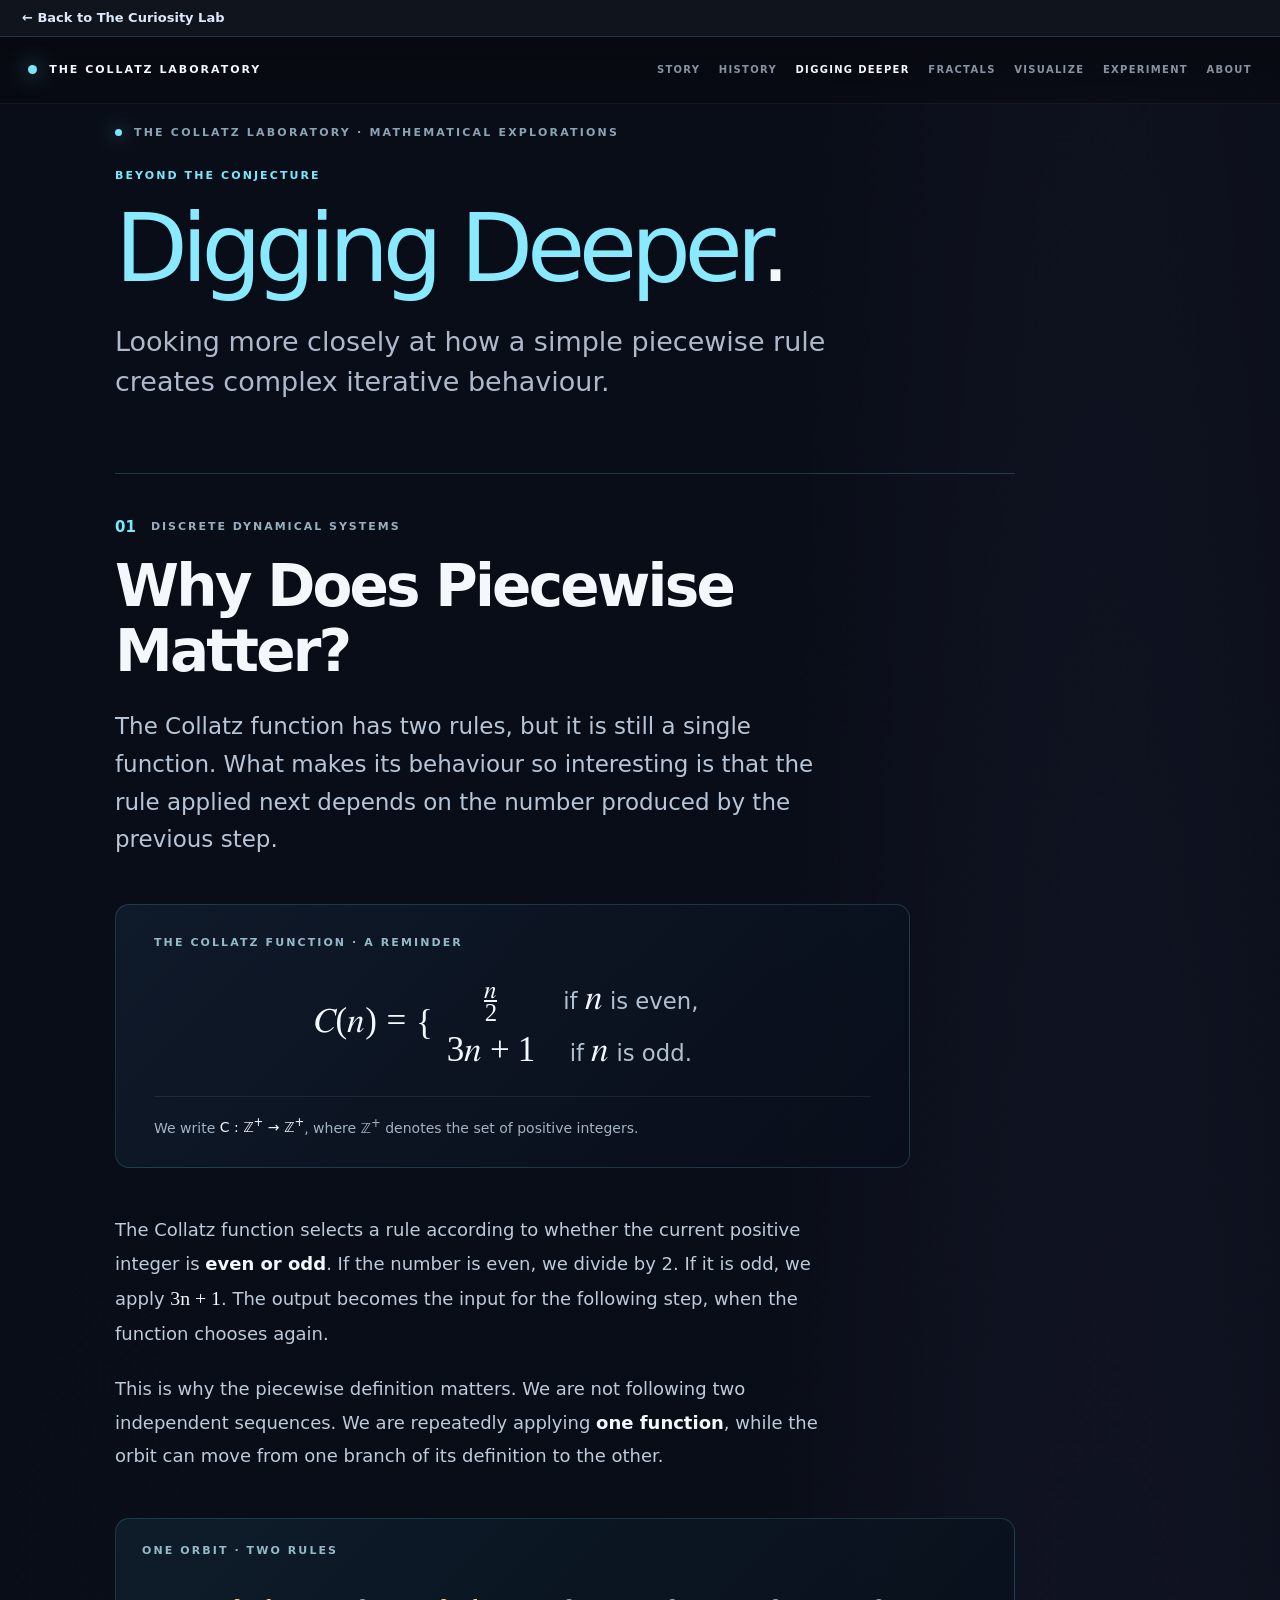
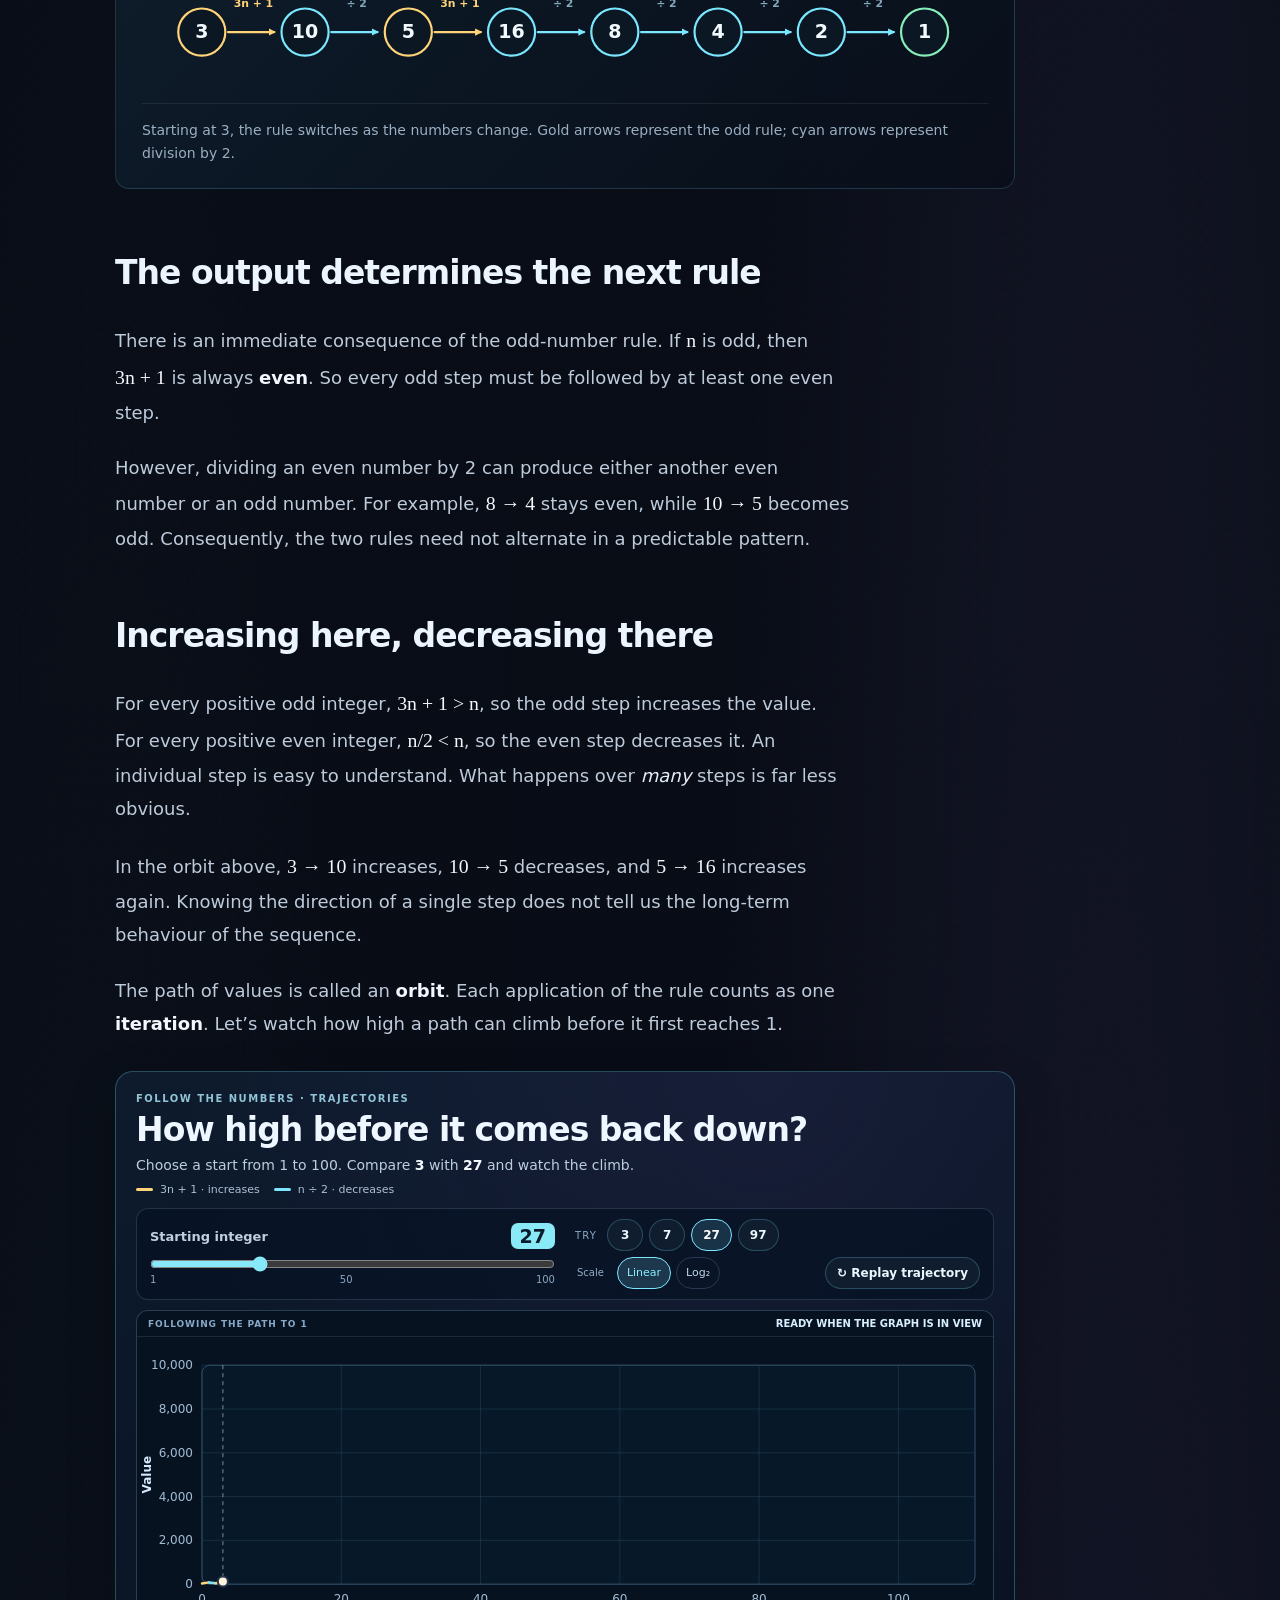
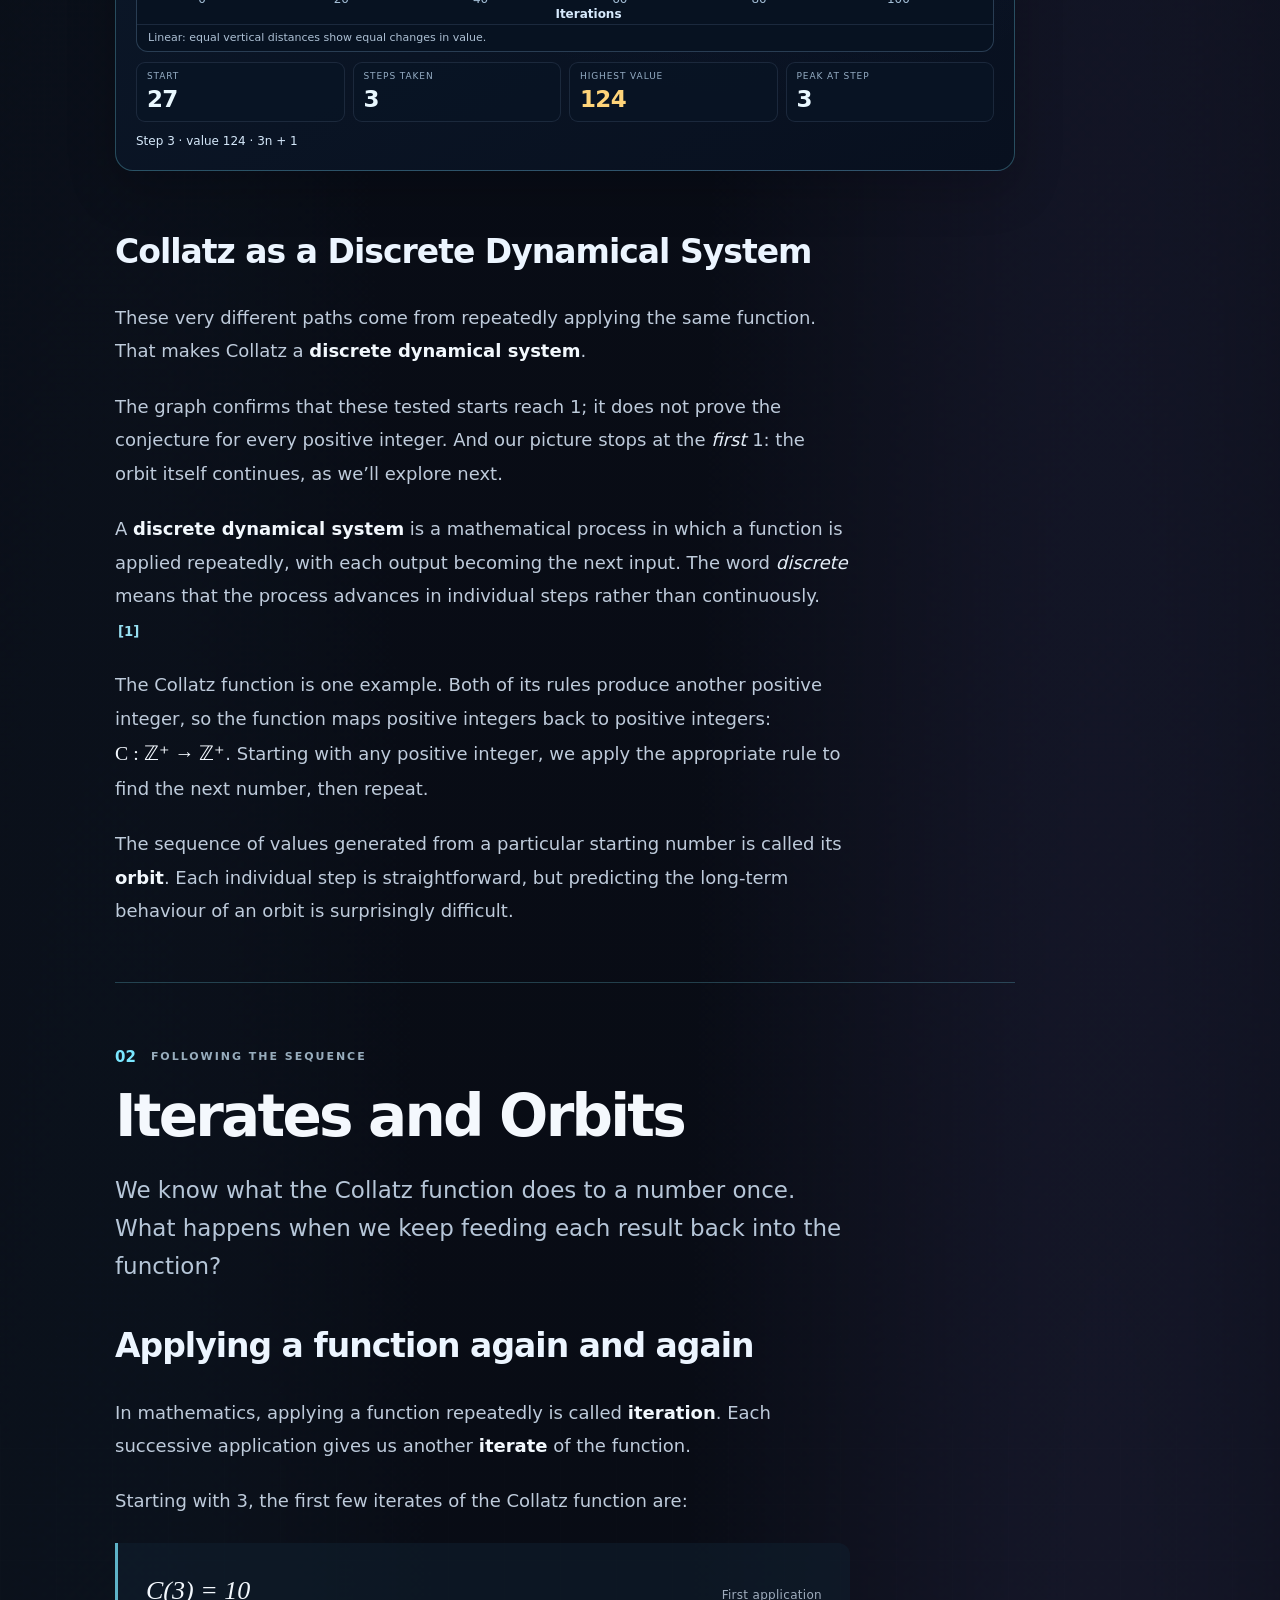
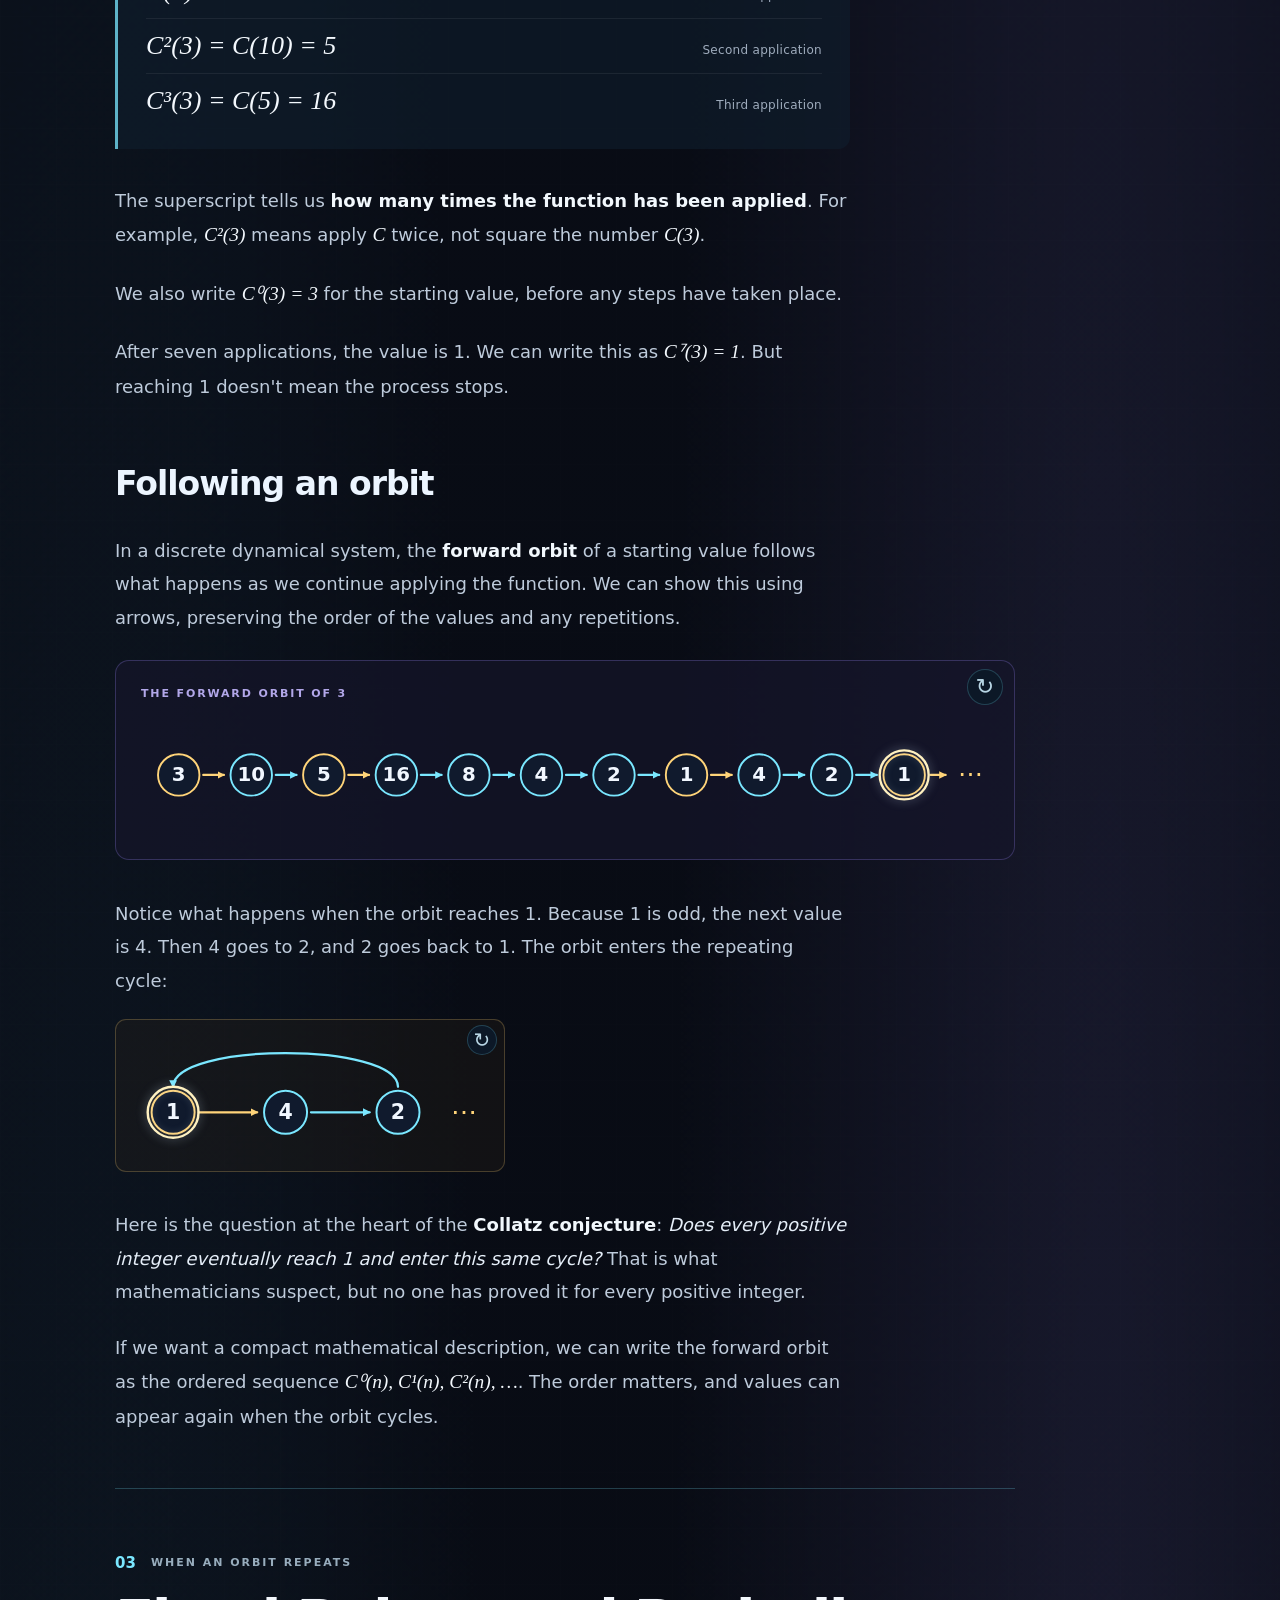
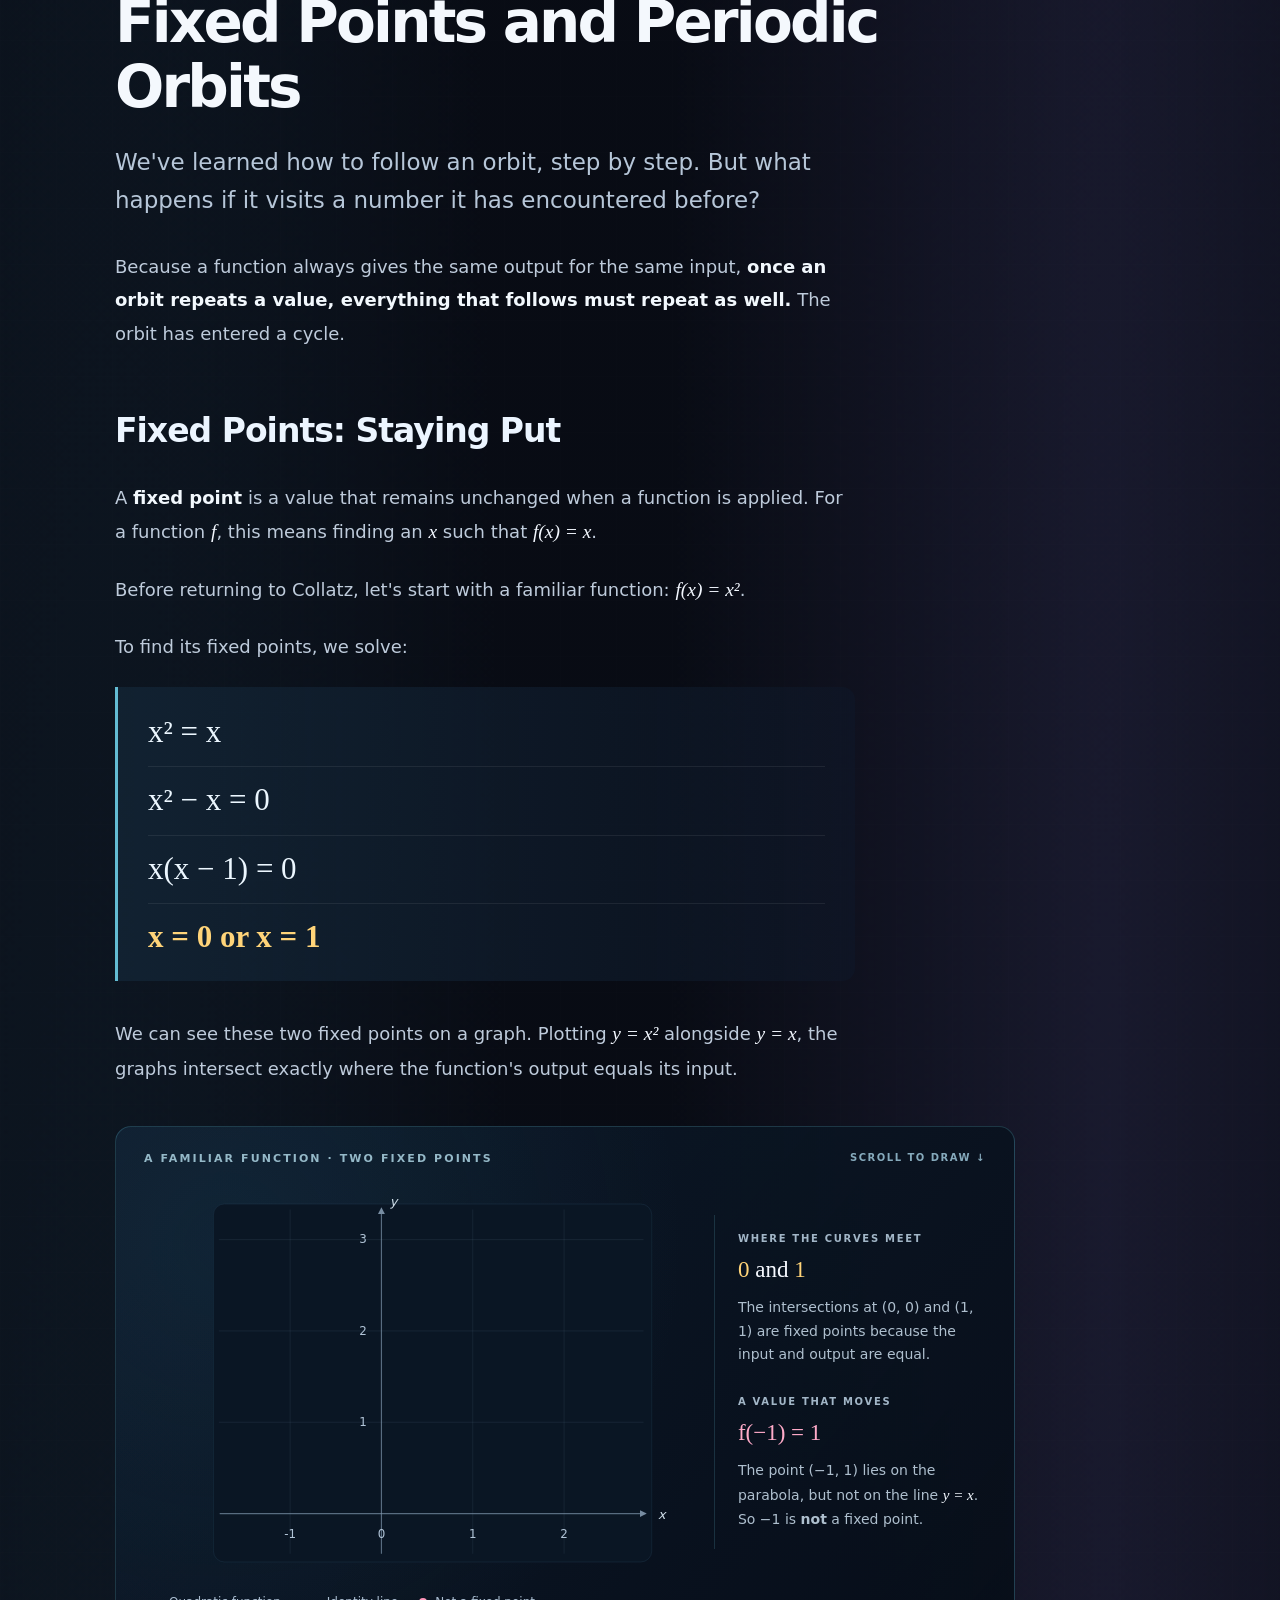
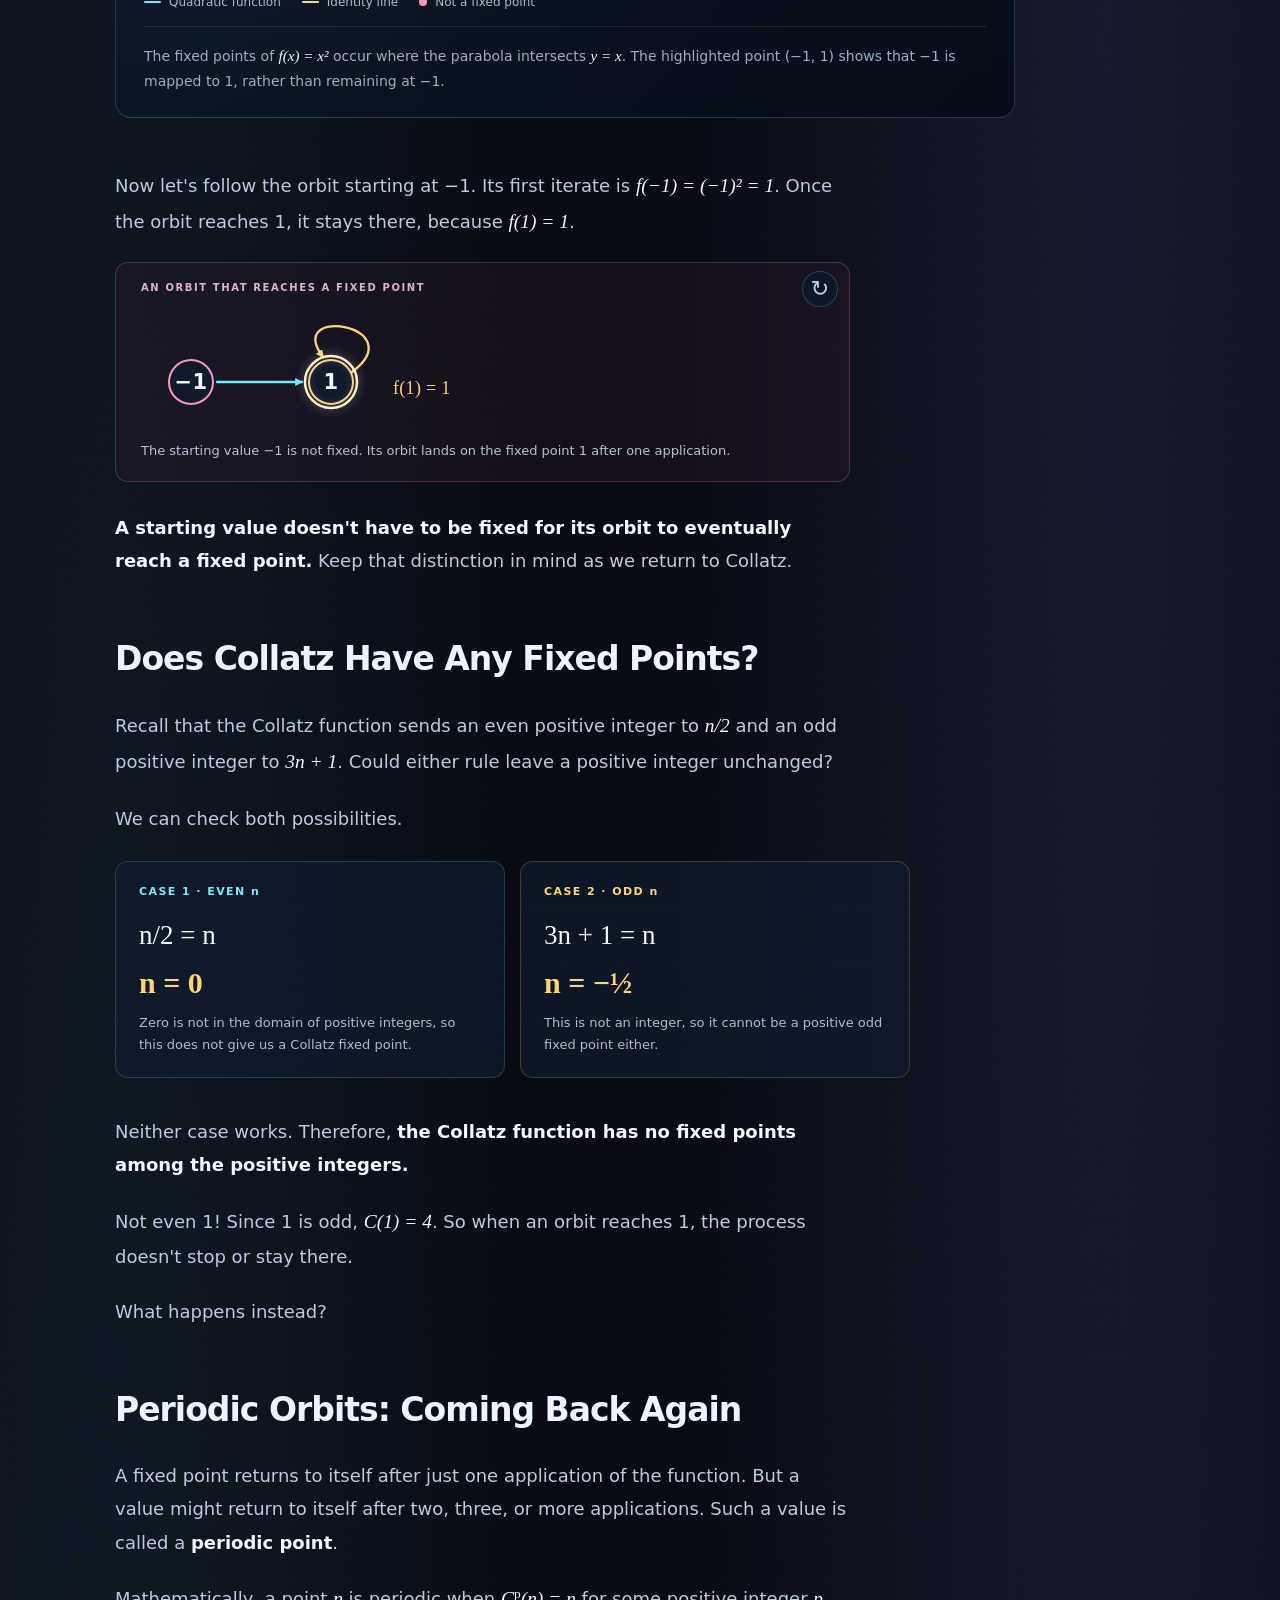
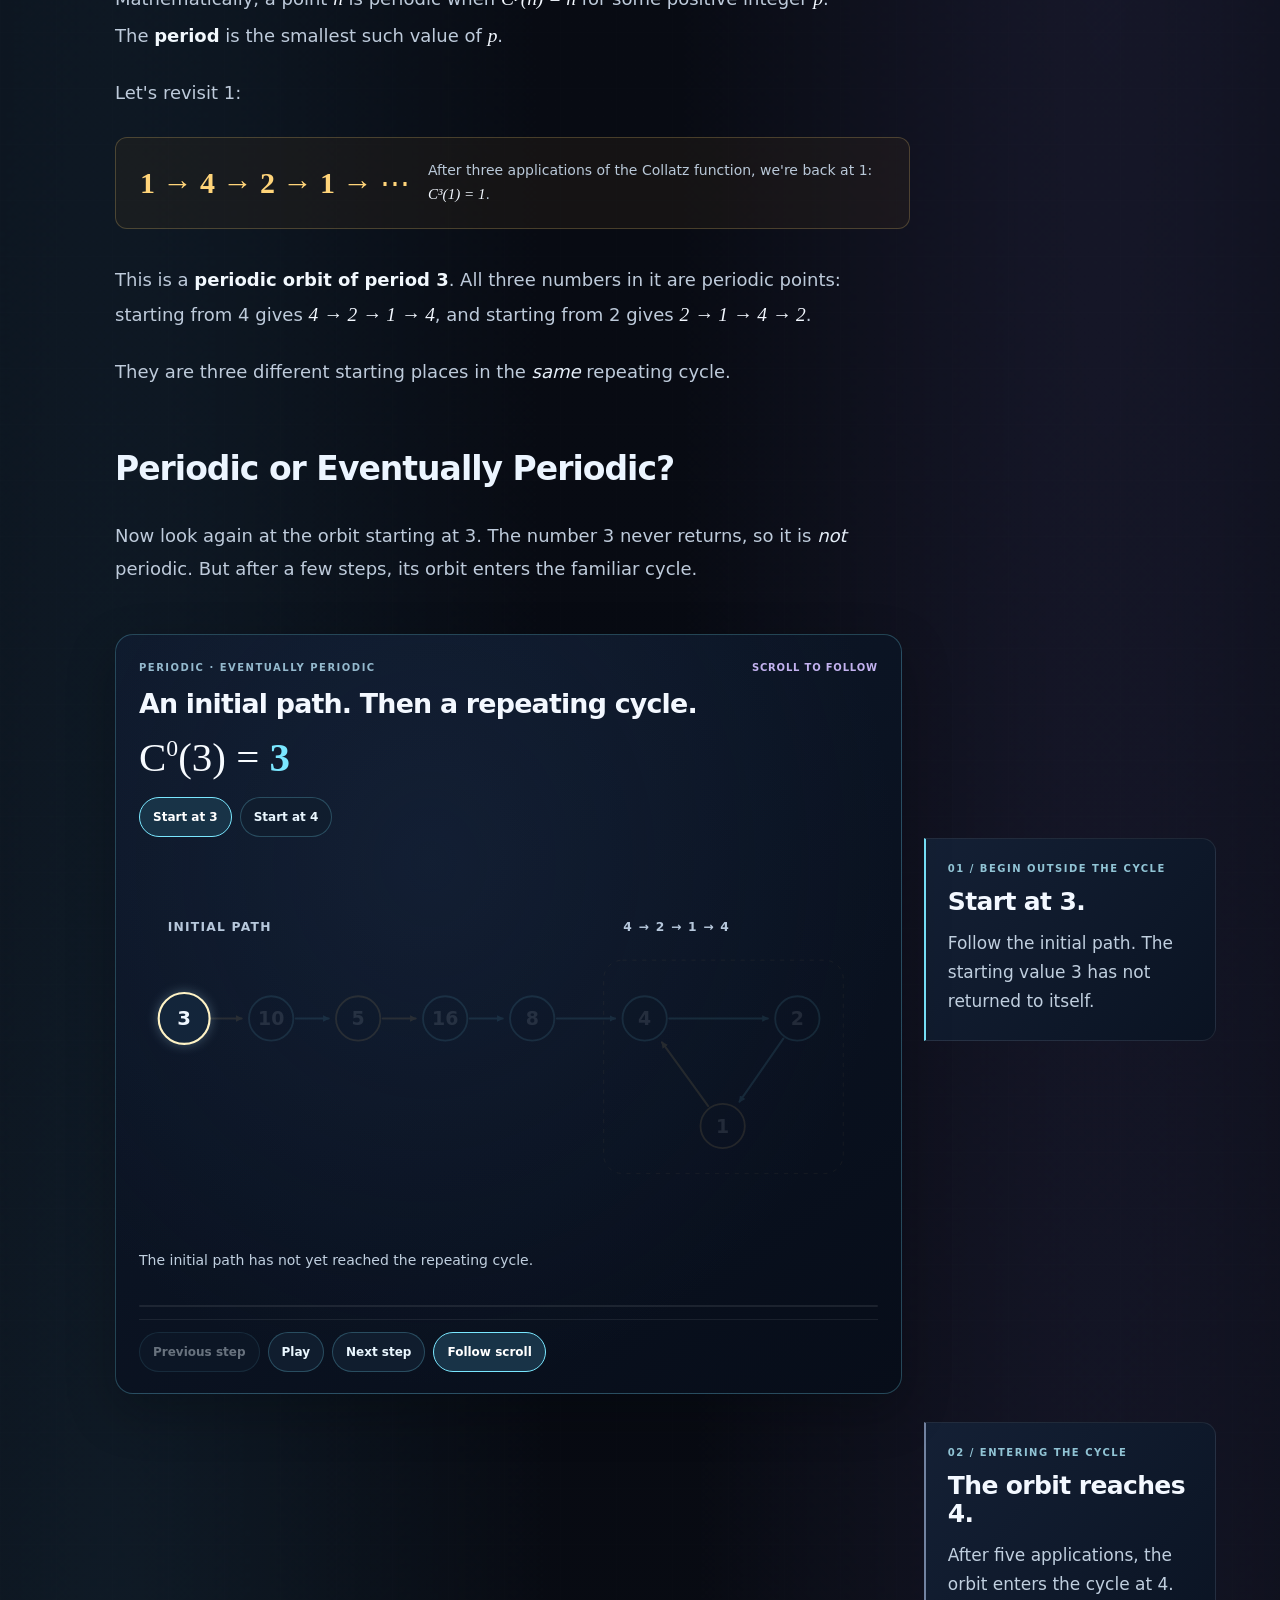
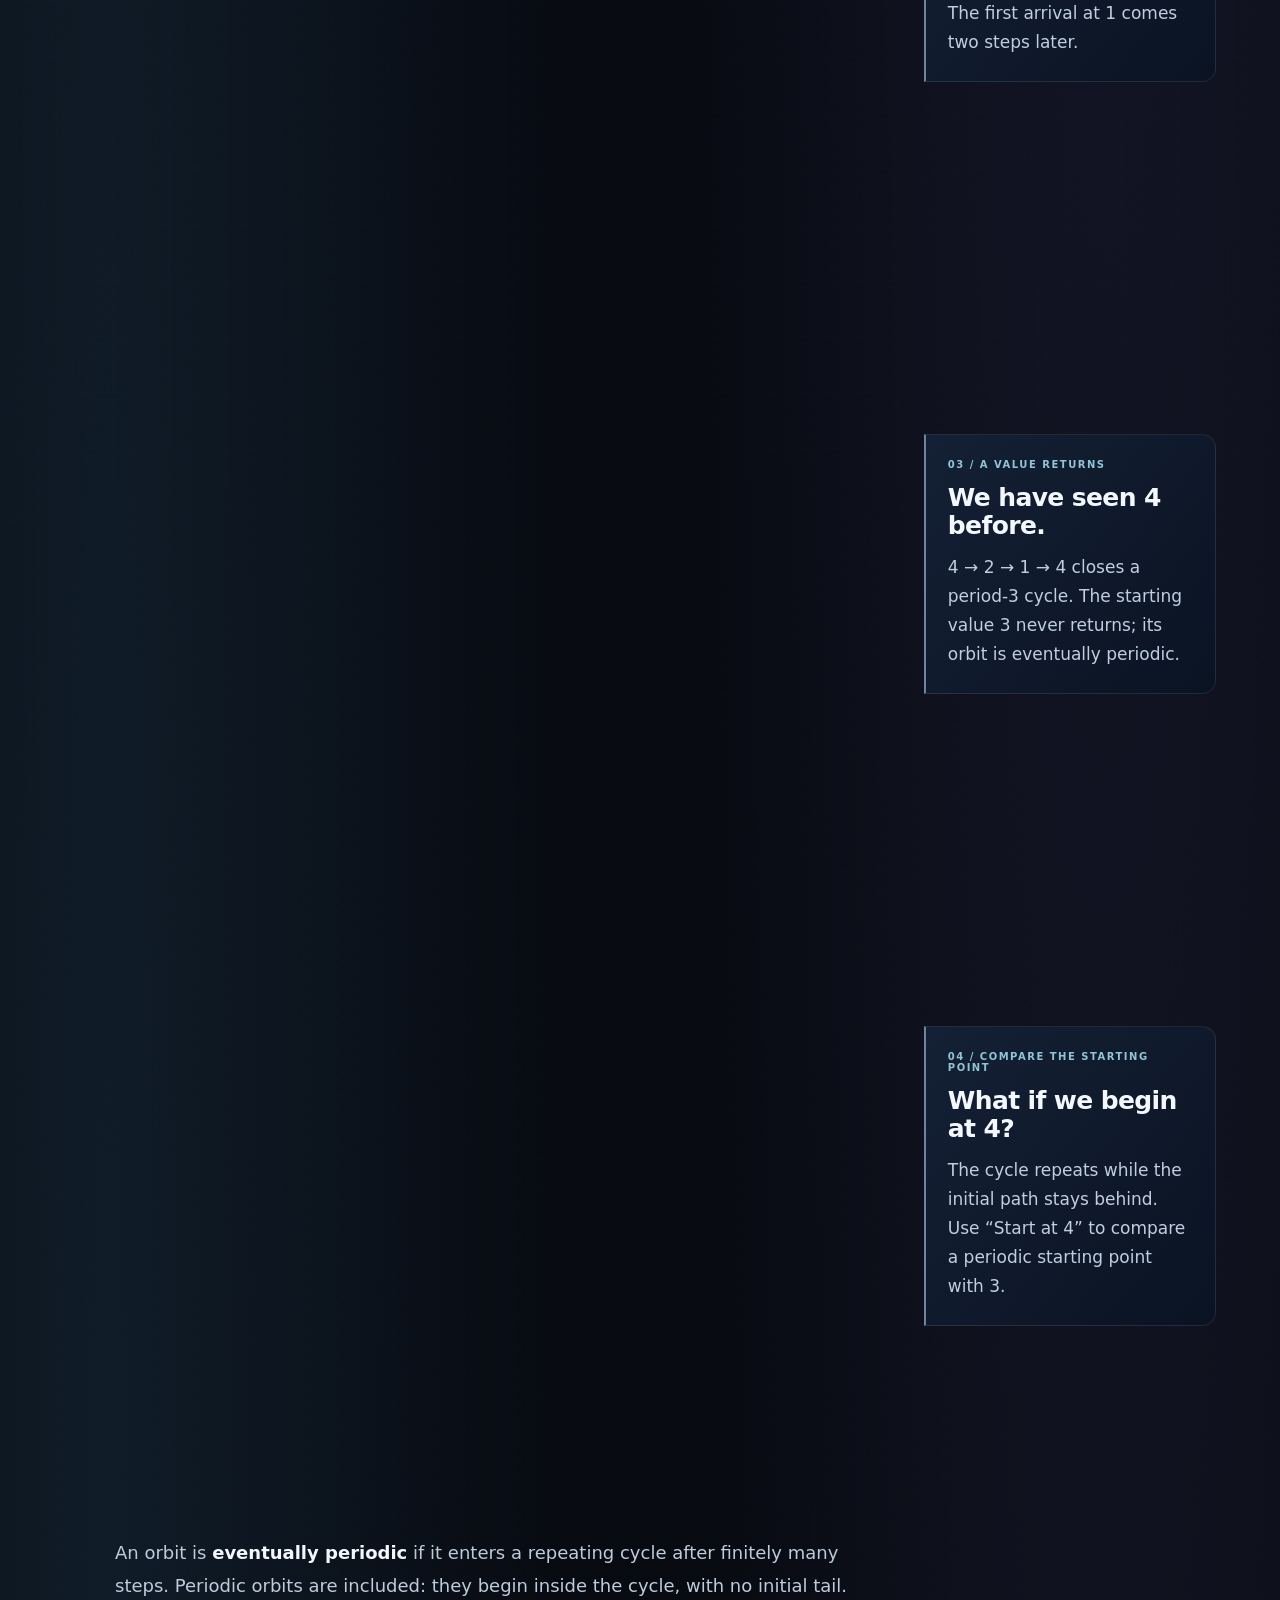
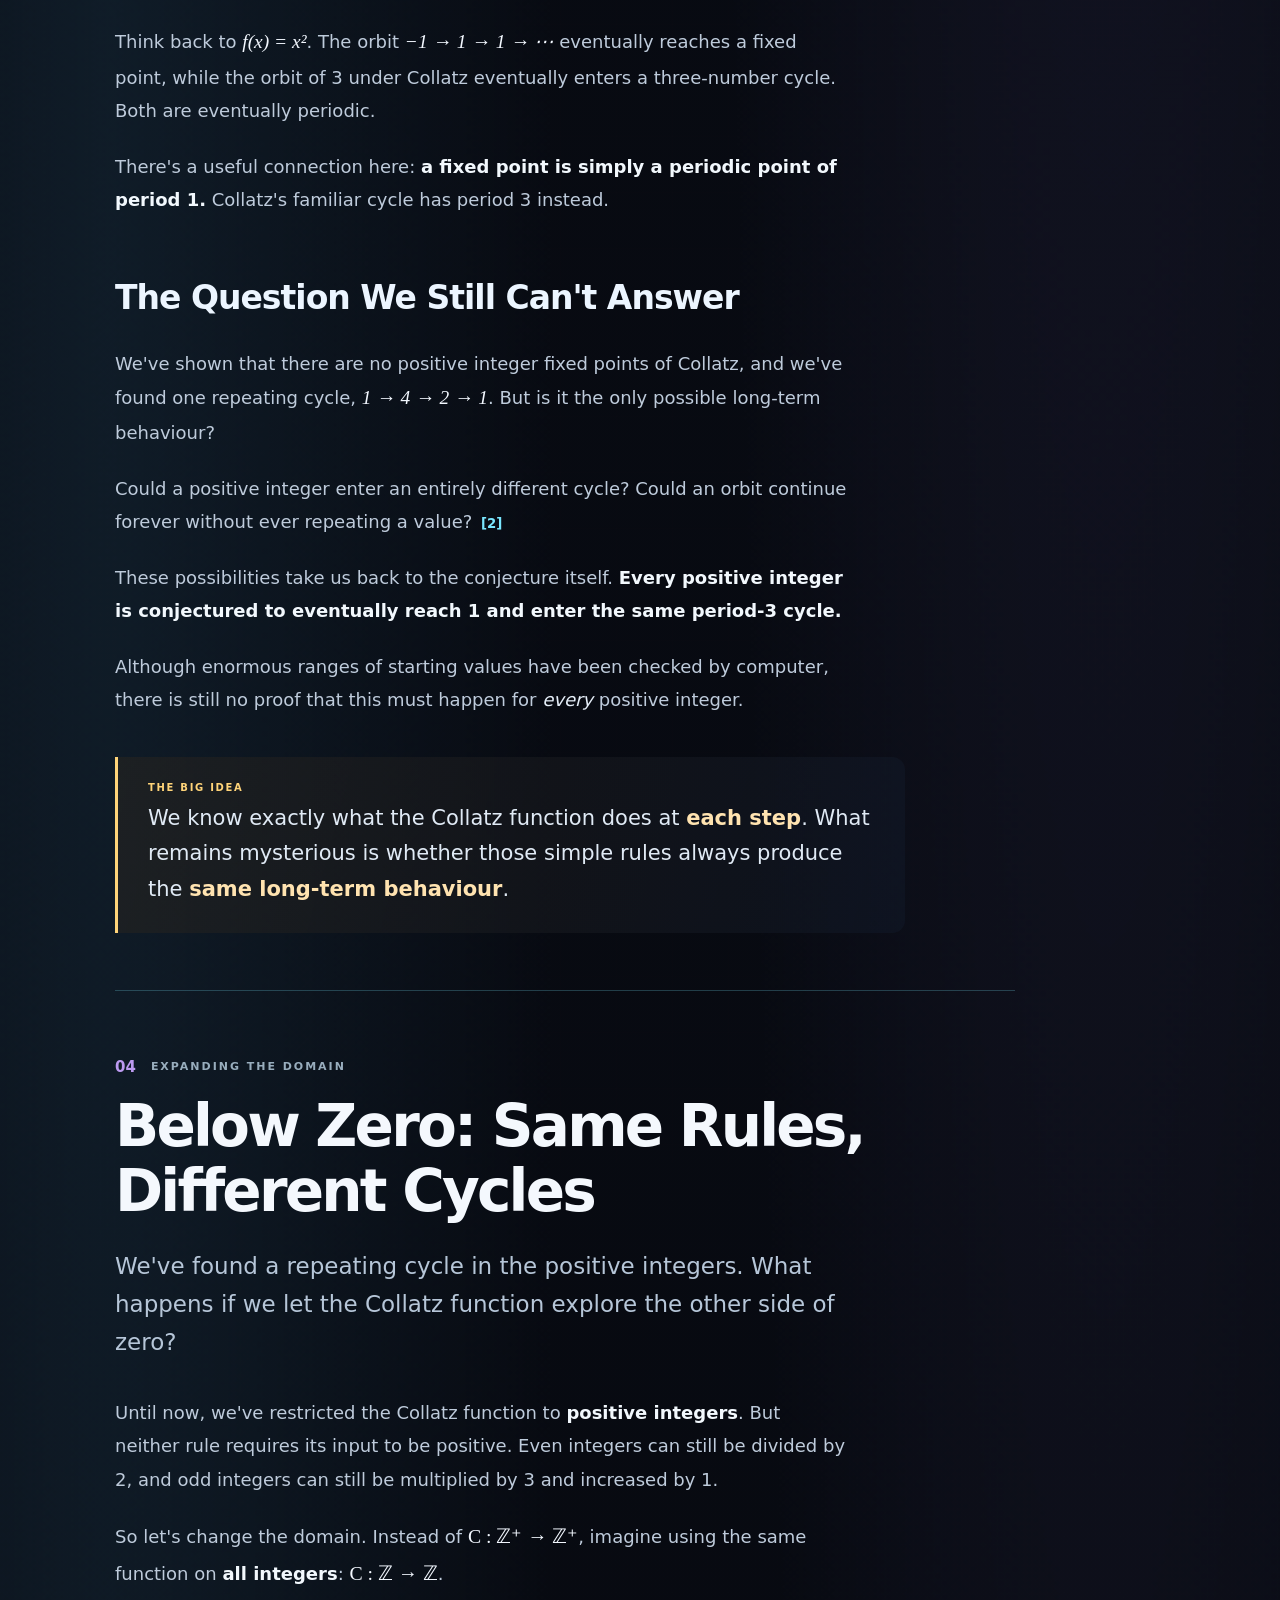
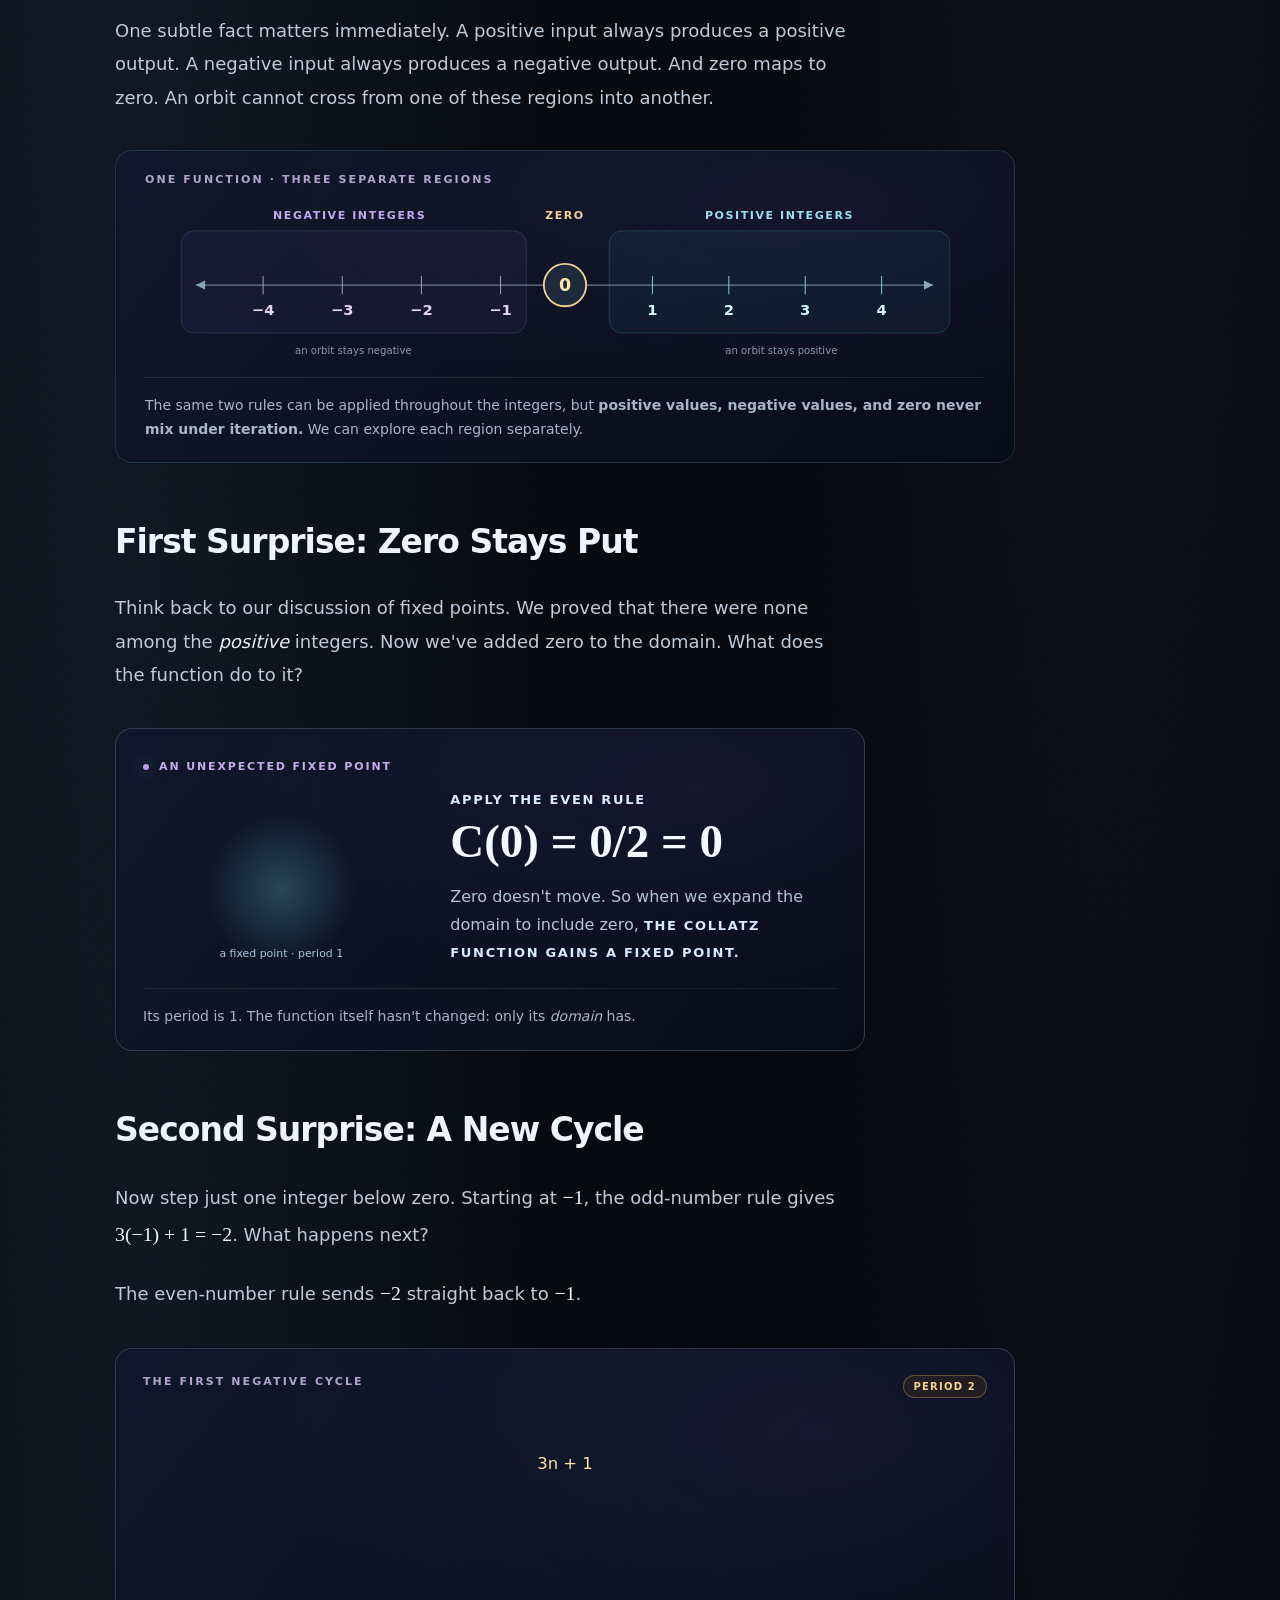
<file: digging-deeper.html>
<!doctype html>
<html lang="en">
<head>
  <meta charset="utf-8" />
  <meta name="viewport" content="width=device-width, initial-scale=1" />
  <meta name="theme-color" content="#07090f" />
  <title>Digging Deeper | The Collatz Laboratory</title>
  <link rel="stylesheet" href="styles.css?v=20261021-nav-all-1" />
  <link rel="stylesheet" href="chapters.css?v=20261021-iterates-1" />
  <link rel="stylesheet" href="digging-fixed-points.css?v=20261023-scroll-1" />
  <link rel="stylesheet" href="digging-negatives.css?v=20261023-universe-2" />
  <link rel="stylesheet" href="digging-landscape.css?v=20261023-reflection-1" />
  <link rel="stylesheet" href="digging-motion.css?v=20261025-review-1" />
  <link rel="stylesheet" href="digging-inline-orbits.css?v=20261024-1" />
  <link rel="stylesheet" href="digging-trajectory.css?v=20261025-flow-2" />
  <link rel="stylesheet" href="digging-references.css?v=20261025-1" />
<style id="curiosity-lab-return-style">.curiosity-lab-return{position:fixed;top:0;left:0;right:0;z-index:210;padding:9px 22px;text-align:left;background:#10141d;border-bottom:1px solid #273344;font:600 13px/1.4 ui-sans-serif,system-ui,-apple-system,"Segoe UI",sans-serif}.curiosity-lab-return a{color:#dce9fa;text-decoration:none}.curiosity-lab-return a:hover,.curiosity-lab-return a:focus-visible{text-decoration:underline}.curiosity-lab-return a:focus-visible{outline:2px solid currentColor;outline-offset:3px}.site-header{top:36px!important} </style>
</head>
<body class="chapter-page digging-page">
  <div class="curiosity-lab-return"><a href="https://solisen14.github.io/the-curiosity-lab/" aria-label="Back to The Curiosity Lab resource hub">← Back to The Curiosity Lab</a></div>
<header class="site-header">
    <a class="brand" href="index.html" aria-label="The Collatz Laboratory home">
      <span class="brand-mark"></span><span>THE COLLATZ LABORATORY</span>
    </a>
    <nav aria-label="Primary navigation">
      <a href="index.html#story">STORY</a>
      <a href="history.html">HISTORY</a>
      <a class="active" aria-current="page" href="digging-deeper.html">DIGGING DEEPER</a>
      <a href="fractals.html">FRACTALS</a>
      <a href="visualize.html">VISUALIZE</a>
      <a href="experiment.html">EXPERIMENT</a>
      <a href="about.html">ABOUT</a>
    </nav>
  </header>
  <main class="chapter-shell digging-shell">
    <div class="chapter-content">
      <header class="digging-hero">
        <p class="chapter-crumb">THE COLLATZ LABORATORY · MATHEMATICAL EXPLORATIONS</p>
        <p class="chapter-number">BEYOND THE CONJECTURE</p>
        <h1 id="chapter-heading" class="chapter-title"><span>Digging Deeper</span>.</h1>
        <p class="chapter-deck">Looking more closely at how a simple piecewise rule creates complex iterative behaviour.</p>
      </header>

      <article class="digging-article" aria-labelledby="piecewise-heading">
        <header class="article-heading">
          <p class="article-overline"><span>01</span> DISCRETE DYNAMICAL SYSTEMS</p>
          <h2 id="piecewise-heading">Why Does Piecewise Matter?</h2>
          <p class="article-lede">The Collatz function has two rules, but it is still a single function. What makes its behaviour so interesting is that the rule applied next depends on the number produced by the previous step.</p>
        </header>

        <figure class="definition-figure">
          <figcaption>THE COLLATZ FUNCTION · A REMINDER</figcaption>
          <div class="definition-formula">
            <math xmlns="http://www.w3.org/1998/Math/MathML" display="block" aria-label="C of n equals n over 2 for even n, and 3 n plus 1 for odd n">
              <mrow>
                <mi>C</mi><mo stretchy="false">(</mo><mi>n</mi><mo stretchy="false">)</mo><mo>=</mo>
                <mo fence="true" stretchy="true">{</mo>
                <mtable columnalign="left left" columnspacing="1.1em" rowspacing=".7em">
                  <mtr><mtd><mfrac><mi>n</mi><mn>2</mn></mfrac></mtd><mtd><mtext>if&nbsp;</mtext><mi>n</mi><mtext>&nbsp;is even,</mtext></mtd></mtr>
                  <mtr><mtd><mrow><mn>3</mn><mi>n</mi><mo>+</mo><mn>1</mn></mrow></mtd><mtd><mtext>if&nbsp;</mtext><mi>n</mi><mtext>&nbsp;is odd.</mtext></mtd></mtr>
                </mtable>
              </mrow>
            </math>
          </div>
          <p class="definition-domain">We write <span> C : ℤ<sup>+</sup> → ℤ<sup>+</sup></span>, where ℤ<sup>+</sup> denotes the set of positive integers.</p>
        </figure>

        <div class="article-prose">
          <p>The Collatz function selects a rule according to whether the current positive integer is <strong>even or odd</strong>. If the number is even, we divide by 2. If it is odd, we apply <span class="inline-math">3n + 1</span>. The output becomes the input for the following step, when the function chooses again.</p>
          <p>This is why the piecewise definition matters. We are not following two independent sequences. We are repeatedly applying <strong>one function</strong>, while the orbit can move from one branch of its definition to the other.</p>
        </div>

        <figure class="piecewise-orbit-figure">
          <div class="diagram-topline">ONE ORBIT · TWO RULES</div>
          <div class="piecewise-orbit-scroll">
            <svg xmlns="http://www.w3.org/2000/svg" viewBox="0 0 934 150" role="img" aria-labelledby="piecewise-diagram-title piecewise-diagram-desc">
<title id="piecewise-diagram-title">The orbit of 3 through the two Collatz rules</title>
<desc id="piecewise-diagram-desc">The sequence 3 to 10 to 5 to 16 to 8 to 4 to 2 to 1. Odd steps are gold and even steps are cyan. Two steps increase the value, and five decrease it.</desc>
<defs><marker id="pw-odd" markerWidth="8" markerHeight="8" refX="6.3" refY="4" orient="auto" markerUnits="userSpaceOnUse"><path d="M0 0 L8 4 L0 8Z" fill="#ffd479"/></marker><marker id="pw-even" markerWidth="8" markerHeight="8" refX="6.3" refY="4" orient="auto" markerUnits="userSpaceOnUse"><path d="M0 0 L8 4 L0 8Z" fill="#7ae7ff"/></marker></defs>
<line x1="95" y1="74" x2="146" y2="74" stroke="#ffd479" stroke-width="2.5" stroke-linecap="round" marker-end="url(#pw-odd)"/>
<text x="123" y="46" text-anchor="middle" fill="#ffd479" font-size="12" font-weight="650">3n + 1</text>
<circle cx="66" cy="74" r="26" fill="#0b1824" stroke="#ffd479" stroke-width="2.4"/>
<text x="66" y="81" text-anchor="middle" fill="#f2f9ff" font-weight="650" font-size="21">3</text>
<line x1="209" y1="74" x2="260" y2="74" stroke="#7ae7ff" stroke-width="2.5" stroke-linecap="round" marker-end="url(#pw-even)"/>
<text x="237" y="46" text-anchor="middle" fill="#83a9bb" font-size="12" font-weight="650">÷ 2</text>
<circle cx="180" cy="74" r="26" fill="#0b1824" stroke="#7ae7ff" stroke-width="2.4"/>
<text x="180" y="81" text-anchor="middle" fill="#f2f9ff" font-weight="650" font-size="21">10</text>
<line x1="323" y1="74" x2="374" y2="74" stroke="#ffd479" stroke-width="2.5" stroke-linecap="round" marker-end="url(#pw-odd)"/>
<text x="351" y="46" text-anchor="middle" fill="#ffd479" font-size="12" font-weight="650">3n + 1</text>
<circle cx="294" cy="74" r="26" fill="#0b1824" stroke="#ffd479" stroke-width="2.4"/>
<text x="294" y="81" text-anchor="middle" fill="#f2f9ff" font-weight="650" font-size="21">5</text>
<line x1="437" y1="74" x2="488" y2="74" stroke="#7ae7ff" stroke-width="2.5" stroke-linecap="round" marker-end="url(#pw-even)"/>
<text x="465" y="46" text-anchor="middle" fill="#83a9bb" font-size="12" font-weight="650">÷ 2</text>
<circle cx="408" cy="74" r="26" fill="#0b1824" stroke="#7ae7ff" stroke-width="2.4"/>
<text x="408" y="81" text-anchor="middle" fill="#f2f9ff" font-weight="650" font-size="21">16</text>
<line x1="551" y1="74" x2="602" y2="74" stroke="#7ae7ff" stroke-width="2.5" stroke-linecap="round" marker-end="url(#pw-even)"/>
<text x="579" y="46" text-anchor="middle" fill="#83a9bb" font-size="12" font-weight="650">÷ 2</text>
<circle cx="522" cy="74" r="26" fill="#0b1824" stroke="#7ae7ff" stroke-width="2.4"/>
<text x="522" y="81" text-anchor="middle" fill="#f2f9ff" font-weight="650" font-size="21">8</text>
<line x1="665" y1="74" x2="716" y2="74" stroke="#7ae7ff" stroke-width="2.5" stroke-linecap="round" marker-end="url(#pw-even)"/>
<text x="693" y="46" text-anchor="middle" fill="#83a9bb" font-size="12" font-weight="650">÷ 2</text>
<circle cx="636" cy="74" r="26" fill="#0b1824" stroke="#7ae7ff" stroke-width="2.4"/>
<text x="636" y="81" text-anchor="middle" fill="#f2f9ff" font-weight="650" font-size="21">4</text>
<line x1="779" y1="74" x2="830" y2="74" stroke="#7ae7ff" stroke-width="2.5" stroke-linecap="round" marker-end="url(#pw-even)"/>
<text x="807" y="46" text-anchor="middle" fill="#83a9bb" font-size="12" font-weight="650">÷ 2</text>
<circle cx="750" cy="74" r="26" fill="#0b1824" stroke="#7ae7ff" stroke-width="2.4"/>
<text x="750" y="81" text-anchor="middle" fill="#f2f9ff" font-weight="650" font-size="21">2</text>
<circle cx="864" cy="74" r="26" fill="#0b1824" stroke="#86f0bd" stroke-width="2.4"/>
<text x="864" y="81" text-anchor="middle" fill="#f2f9ff" font-weight="650" font-size="21">1</text>
</svg>
          </div>
          <figcaption>Starting at 3, the rule switches as the numbers change. Gold arrows represent the odd rule; cyan arrows represent division by 2.</figcaption>
        </figure>

        <div class="article-prose">
          <h3>The output determines the next rule</h3>
          <p>There is an immediate consequence of the odd-number rule. If <span class="inline-math">n</span> is odd, then <span class="inline-math">3n + 1</span> is always <strong>even</strong>. So every odd step must be followed by at least one even step.</p>
          <p>However, dividing an even number by 2 can produce either another even number or an odd number. For example, <span class="inline-math">8 → 4</span> stays even, while <span class="inline-math">10 → 5</span> becomes odd. Consequently, the two rules need not alternate in a predictable pattern.</p>

          <h3>Increasing here, decreasing there</h3>
          <p>For every positive odd integer, <span class="inline-math">3n + 1 &gt; n</span>, so the odd step increases the value. For every positive even integer, <span class="inline-math">n/2 &lt; n</span>, so the even step decreases it. An individual step is easy to understand. What happens over <em>many</em> steps is far less obvious.</p>
          <p>In the orbit above, <span class="inline-math">3 → 10</span> increases, <span class="inline-math">10 → 5</span> decreases, and <span class="inline-math">5 → 16</span> increases again. Knowing the direction of a single step does not tell us the long-term behaviour of the sequence.</p>
          <p>The path of values is called an <strong>orbit</strong>. Each application of the rule counts as one <strong>iteration</strong>. Let’s watch how high a path can climb before it first reaches 1.</p>
        </div>

        <section class="digging-trajectory" id="collatz-trajectory" aria-labelledby="trajectory-title">
          <div class="trajectory-header">
            <div>
              <p class="trajectory-kicker">FOLLOW THE NUMBERS · TRAJECTORIES</p>
              <h3 id="trajectory-title">How high before it comes back down?</h3>
              <p>Choose a start from 1 to 100. Compare <strong>3</strong> with <strong>27</strong> and watch the climb.</p>
            </div>
            <div class="trajectory-legend" aria-label="Graph colours">
              <span><i class="trajectory-key trajectory-key-up"></i> 3n + 1 · increases</span>
              <span><i class="trajectory-key trajectory-key-down"></i> n ÷ 2 · decreases</span>
            </div>
          </div>
          <div class="trajectory-controls">
            <div class="trajectory-slider-wrap">
              <label for="trajectory-start">Starting integer <output id="trajectory-start-value" for="trajectory-start">27</output></label>
              <input id="trajectory-start" type="range" min="1" max="100" step="1" value="27">
              <div class="trajectory-slider-ticks" aria-hidden="true"><span>1</span><span>50</span><span>100</span></div>
            </div>
            <div class="trajectory-options">
              <div class="trajectory-presets" role="group" aria-label="Try a starting number">
                <span>TRY</span>
                <button type="button" data-trajectory-start="3">3</button>
                <button type="button" data-trajectory-start="7">7</button>
                <button type="button" data-trajectory-start="27">27</button>
                <button type="button" data-trajectory-start="97">97</button>
              </div>
              <fieldset class="trajectory-scale-picker" aria-describedby="trajectory-scale-help">
                <legend>Scale</legend>
                <label><input type="radio" name="trajectory-scale" value="linear" checked><span>Linear</span></label>
                <label><input type="radio" name="trajectory-scale" value="log"><span>Log₂</span></label>
              </fieldset>
              <button class="trajectory-replay" id="trajectory-replay" type="button"><span aria-hidden="true">↻</span> Replay trajectory</button>
            </div>
          </div>
          <div class="trajectory-chart-wrap">
            <div class="trajectory-chart-topline">
              <span>FOLLOWING THE PATH TO 1</span>
              <span id="trajectory-plot-indicator">Ready to trace 27</span>
            </div>
            <div class="trajectory-chart-scroll" tabindex="0" role="region" aria-label="Interactive chart of Collatz sequence value by iteration" aria-describedby="trajectory-point-inspector">
              <svg id="trajectory-chart" viewBox="0 0 960 493" role="img" aria-labelledby="trajectory-chart-title trajectory-chart-desc">
                <title id="trajectory-chart-title">Collatz trajectory</title>
                <desc id="trajectory-chart-desc">The x-axis is the iteration number and the y-axis is the sequence value. Odd steps rise and even steps fall. Change the starting number to explore another orbit.</desc>
              </svg>
            </div>
            <p class="trajectory-scale-help" id="trajectory-scale-help">Linear: equal vertical distances show equal changes in value.</p>
          </div>
          <div class="trajectory-stats" aria-label="Statistics for the selected Collatz orbit">
            <div><span>START</span><strong id="trajectory-stat-start">27</strong></div>
            <div><span id="trajectory-stat-steps-label">STEPS TAKEN</span><strong id="trajectory-stat-steps">0</strong></div>
            <div><span>HIGHEST VALUE</span><strong id="trajectory-stat-peak">27</strong></div>
            <div><span>PEAK AT STEP</span><strong id="trajectory-stat-peak-step">0</strong></div>
          </div>

          <div class="trajectory-foot">
            <p id="trajectory-point-inspector" class="trajectory-point-inspector">Hover, tap or use the arrow keys to inspect a step.</p>
          </div>
        </section>

        <div class="article-prose">
          <h3>Collatz as a Discrete Dynamical System</h3>
          <p>These very different paths come from repeatedly applying the same function. That makes Collatz a <strong>discrete dynamical system</strong>.</p>
          <p>The graph confirms that these tested starts reach 1; it does not prove the conjecture for every positive integer. And our picture stops at the <em>first</em> 1: the orbit itself continues, as we’ll explore next.</p>
          <p>A <strong>discrete dynamical system</strong> is a mathematical process in which a function is applied repeatedly, with each output becoming the next input. The word <em>discrete</em> means that the process advances in individual steps rather than continuously. <a class="digging-cite" href="#digging-ref-1" aria-label="Reference 1">[1]</a></p>
          <p>The Collatz function is one example. Both of its rules produce another positive integer, so the function maps positive integers back to positive integers: <span class="inline-math">C : ℤ⁺ → ℤ⁺</span>. Starting with any positive integer, we apply the appropriate rule to find the next number, then repeat.</p>
          <p>The sequence of values generated from a particular starting number is called its <strong>orbit</strong>. Each individual step is straightforward, but predicting the long-term behaviour of an orbit is surprisingly difficult.</p>
        </div>

      </article>

      <article class="digging-article digging-article-followup" aria-labelledby="iterates-and-orbits">
        <header class="article-heading">
          <p class="article-overline"><span>02</span> FOLLOWING THE SEQUENCE</p>
          <h2 id="iterates-and-orbits">Iterates and Orbits</h2>
          <p class="article-lede">We know what the Collatz function does to a number once. What happens when we keep feeding each result back into the function?</p>
        </header>

        <div class="article-prose">
          <h3>Applying a function again and again</h3>
          <p>In mathematics, applying a function repeatedly is called <strong>iteration</strong>. Each successive application gives us another <strong>iterate</strong> of the function.</p>
          <p>Starting with 3, the first few iterates of the Collatz function are:</p>
        </div>

        <div class="iterate-equations" role="group" aria-label="The first three iterates of 3">
          <p><span class="iterate-math">C(3) = 10</span><span class="iterate-equation-note">First application</span></p>
          <p><span class="iterate-math">C²(3) = C(10) = 5</span><span class="iterate-equation-note">Second application</span></p>
          <p><span class="iterate-math">C³(3) = C(5) = 16</span><span class="iterate-equation-note">Third application</span></p>
        </div>

        <div class="article-prose">
          <p>The superscript tells us <strong>how many times the function has been applied</strong>. For example, <span class="iterate-math">C²(3)</span> means apply <span class="iterate-math">C</span> twice, not square the number <span class="iterate-math">C(3)</span>.</p>
          <p>We also write <span class="iterate-math">C⁰(3) = 3</span> for the starting value, before any steps have taken place.</p>
        </div>

        <div class="article-prose">
          <p>After seven applications, the value is 1. We can write this as <span class="iterate-math">C⁷(3) = 1</span>. But reaching 1 doesn't mean the process stops.</p>
          <h3>Following an orbit</h3>
          <p>In a discrete dynamical system, the <strong>forward orbit</strong> of a starting value follows what happens as we continue applying the function. We can show this using arrows, preserving the order of the values and any repetitions.</p>
        </div>

        <div class="orbit-chain-panel" role="group" aria-label="The forward orbit of 3 continues into the repeating cycle 1 to 4 to 2 to 1">
          <p class="orbit-chain-kicker">THE FORWARD ORBIT OF 3</p>
          <div class="orbit-chain-viewport" data-inline-orbit="forward">
            <p class="orbit-chain">3 <span>→</span> 10 <span>→</span> 5 <span>→</span> 16 <span>→</span> 8 <span>→</span> 4 <span>→</span> 2 <span>→</span> <strong>1 <span>→</span> 4 <span>→</span> 2 <span>→</span> 1 <span>→</span> ⋯</strong></p>
          </div>
        </div>

        <div class="article-prose">
          <p>Notice what happens when the orbit reaches 1. Because 1 is odd, the next value is 4. Then 4 goes to 2, and 2 goes back to 1. The orbit enters the repeating cycle:</p>
        </div>

        <div class="cycle-equation" data-inline-orbit="cycle" aria-label="One to four to two to one, repeating">1 <span>→</span> 4 <span>→</span> 2 <span>→</span> 1 <span>→</span> ⋯</div>

        <div class="article-prose">
          <p>Here is the question at the heart of the <strong>Collatz conjecture</strong>: <em>Does every positive integer eventually reach 1 and enter this same cycle?</em> That is what mathematicians suspect, but no one has proved it for every positive integer.</p>
          <p>If we want a compact mathematical description, we can write the forward orbit as the ordered sequence <span class="iterate-math">C⁰(n), C¹(n), C²(n), …</span>. The order matters, and values can appear again when the orbit cycles.</p>
        </div>


      </article>


      <article class="digging-article digging-article-followup digging-article-fixed" id="fixed-points" aria-labelledby="fixed-points-heading">
        <header class="article-heading">
          <p class="article-overline"><span>03</span> WHEN AN ORBIT REPEATS</p>
          <h2 id="fixed-points-heading">Fixed Points and Periodic Orbits</h2>
          <p class="article-lede">We've learned how to follow an orbit, step by step. But what happens if it visits a number it has encountered before?</p>
        </header>

        <div class="article-prose">
          <p>Because a function always gives the same output for the same input, <strong>once an orbit repeats a value, everything that follows must repeat as well.</strong> The orbit has entered a cycle.</p>

          <h3>Fixed Points: Staying Put</h3>
          <p>A <strong>fixed point</strong> is a value that remains unchanged when a function is applied. For a function <span class="fixed-math">f</span>, this means finding an <span class="fixed-math">x</span> such that <span class="fixed-math">f(x) = x</span>.</p>
          <p>Before returning to Collatz, let's start with a familiar function: <span class="fixed-math">f(x) = x²</span>.</p>
          <p>To find its fixed points, we solve:</p>
        </div>

        <div class="fixed-equations" role="group" aria-label="Solving for fixed points of f of x equals x squared">
          <p>x² = x</p>
          <p>x² − x = 0</p>
          <p>x(x − 1) = 0</p>
          <p class="fixed-equation-result">x = 0 or x = 1</p>
        </div>

        <div class="article-prose">
          <p>We can see these two fixed points on a graph. Plotting <span class="fixed-math">y = x²</span> alongside <span class="fixed-math">y = x</span>, the graphs intersect exactly where the function's output equals its input.</p>
        </div>

        <figure class="fixed-graph-figure">
          <div class="fixed-graph-topline">
            <p class="diagram-topline">A FAMILIAR FUNCTION · TWO FIXED POINTS</p>
            <span class="fixed-graph-scroll-hint" aria-hidden="true">SCROLL TO DRAW ↓</span>
          </div>
          <div class="fixed-graph-layout">
            <div class="fixed-graph-plot">
              
  <svg xmlns="http://www.w3.org/2000/svg" viewBox="0 0 600 435" role="img" aria-labelledby="fixed-graph-title fixed-graph-desc">
    <title id="fixed-graph-title">Graphical fixed points of the quadratic function f(x) = x squared</title>
    <desc id="fixed-graph-desc">The cyan parabola y = x squared intersects the gold identity line y = x at (0, 0) and (1, 1). The magenta point (-1, 1) lies on the parabola but not on the identity line, so negative 1 is not a fixed point. The orbit of negative 1 maps to 1 and then remains there. With motion enabled, scrolling draws the quadratic first, then the identity line, then reveals the fixed points and the negative-one example.</desc>
    <defs>
      <marker id="fixed-axis-arrow" viewBox="0 0 10 10" markerWidth="6" markerHeight="6" refX="8" refY="5" orient="auto"><path d="M 0 0 L 10 5 L 0 10Z" fill="#788da2"/></marker>
      <radialGradient id="fixed-point-glow">
        <stop offset="0" stop-color="#ffd479" stop-opacity=".24"/>
        <stop offset="1" stop-color="#ffd479" stop-opacity="0"/>
      </radialGradient>
    </defs>
    <rect x="76" y="23" width="480" height="392" rx="12" fill="#0a1624" stroke="#29445a" stroke-opacity=".34"/>
    <line x1="160" y1="29" x2="160" y2="406" stroke="#587087" stroke-width="1" stroke-opacity=".18"/>
    <line x1="260" y1="29" x2="260" y2="406" stroke="#587087" stroke-width="1" stroke-opacity=".18"/>
    <line x1="360" y1="29" x2="360" y2="406" stroke="#587087" stroke-width="1" stroke-opacity=".18"/>
    <line x1="460" y1="29" x2="460" y2="406" stroke="#587087" stroke-width="1" stroke-opacity=".18"/>
    <line x1="82" y1="362" x2="547" y2="362" stroke="#587087" stroke-width="1" stroke-opacity=".18"/>
    <line x1="82" y1="262" x2="547" y2="262" stroke="#587087" stroke-width="1" stroke-opacity=".18"/>
    <line x1="82" y1="162" x2="547" y2="162" stroke="#587087" stroke-width="1" stroke-opacity=".18"/>
    <line x1="82" y1="62" x2="547" y2="62" stroke="#587087" stroke-width="1" stroke-opacity=".18"/>
    <line x1="83" y1="362" x2="549" y2="362" stroke="#819ab1" stroke-opacity=".62" stroke-width="1.3" marker-end="url(#fixed-axis-arrow)"/>
    <line x1="260" y1="406" x2="260" y2="28" stroke="#819ab1" stroke-opacity=".62" stroke-width="1.3" marker-end="url(#fixed-axis-arrow)"/>
    <path data-fixed-draw="identity" pathLength="1000" d="M 210 412 L 490 132.00000000000003" stroke="#ffd479" stroke-width="2.7" fill="none" stroke-linecap="round"/>
    <path data-fixed-draw="quadratic" pathLength="1000" d="M 83.00 48.71 L 85.25 56.62 L 87.50 64.44 L 89.75 72.15 L 92.00 79.76 L 94.25 87.27 L 96.50 94.68 L 98.75 101.98 L 101.00 109.19 L 103.25 116.29 L 105.50 123.30 L 107.75 130.20 L 110.00 137.00 L 112.25 143.70 L 114.50 150.30 L 116.75 156.79 L 119.00 163.19 L 121.25 169.48 L 123.50 175.68 L 125.75 181.77 L 128.00 187.76 L 130.25 193.65 L 132.50 199.44 L 134.75 205.12 L 137.00 210.71 L 139.25 216.19 L 141.50 221.58 L 143.75 226.86 L 146.00 232.04 L 148.25 237.12 L 150.50 242.10 L 152.75 246.97 L 155.00 251.75 L 157.25 256.42 L 159.50 261.00 L 161.75 265.47 L 164.00 269.84 L 166.25 274.11 L 168.50 278.28 L 170.75 282.34 L 173.00 286.31 L 175.25 290.17 L 177.50 293.94 L 179.75 297.60 L 182.00 301.16 L 184.25 304.62 L 186.50 307.98 L 188.75 311.23 L 191.00 314.39 L 193.25 317.44 L 195.50 320.40 L 197.75 323.25 L 200.00 326.00 L 202.25 328.65 L 204.50 331.20 L 206.75 333.64 L 209.00 335.99 L 211.25 338.23 L 213.50 340.38 L 215.75 342.42 L 218.00 344.36 L 220.25 346.20 L 222.50 347.94 L 224.75 349.57 L 227.00 351.11 L 229.25 352.54 L 231.50 353.88 L 233.75 355.11 L 236.00 356.24 L 238.25 357.27 L 240.50 358.20 L 242.75 359.02 L 245.00 359.75 L 247.25 360.37 L 249.50 360.90 L 251.75 361.32 L 254.00 361.64 L 256.25 361.86 L 258.50 361.98 L 260.75 361.99 L 263.00 361.91 L 265.25 361.72 L 267.50 361.44 L 269.75 361.05 L 272.00 360.56 L 274.25 359.97 L 276.50 359.28 L 278.75 358.48 L 281.00 357.59 L 283.25 356.59 L 285.50 355.50 L 287.75 354.30 L 290.00 353.00 L 292.25 351.60 L 294.50 350.10 L 296.75 348.49 L 299.00 346.79 L 301.25 344.98 L 303.50 343.08 L 305.75 341.07 L 308.00 338.96 L 310.25 336.75 L 312.50 334.44 L 314.75 332.02 L 317.00 329.51 L 319.25 326.89 L 321.50 324.18 L 323.75 321.36 L 326.00 318.44 L 328.25 315.42 L 330.50 312.30 L 332.75 309.07 L 335.00 305.75 L 337.25 302.32 L 339.50 298.80 L 341.75 295.17 L 344.00 291.44 L 346.25 287.61 L 348.50 283.68 L 350.75 279.64 L 353.00 275.51 L 355.25 271.27 L 357.50 266.94 L 359.75 262.50 L 362.00 257.96 L 364.25 253.32 L 366.50 248.58 L 368.75 243.73 L 371.00 238.79 L 373.25 233.74 L 375.50 228.60 L 377.75 223.35 L 380.00 218.00 L 382.25 212.55 L 384.50 207.00 L 386.75 201.34 L 389.00 195.59 L 391.25 189.73 L 393.50 183.78 L 395.75 177.72 L 398.00 171.56 L 400.25 165.30 L 402.50 158.94 L 404.75 152.47 L 407.00 145.91 L 409.25 139.24 L 411.50 132.48 L 413.75 125.61 L 416.00 118.64 L 418.25 111.57 L 420.50 104.40 L 422.75 97.12 L 425.00 89.75 L 427.25 82.27 L 429.50 74.70 L 431.75 67.02 L 434.00 59.24 L 436.25 51.36 L 438.50 43.38 L 440.75 35.29 L 443.00 27.11" stroke="#7ae7ff" stroke-width="3.5" fill="none" stroke-linecap="round"/>
    <g data-fixed-reveal="negative">
      <line x1="160" y1="362" x2="160" y2="262" stroke="#ff97bb" stroke-width="2" stroke-opacity=".83" stroke-dasharray="5 6"/>
      <circle cx="160" cy="262" r="6" fill="#ff97bb" stroke="#0b1624" stroke-width="1.5"/>
    </g>
    <g data-fixed-reveal="intersections">
      <circle cx="260" cy="362" r="24" fill="url(#fixed-point-glow)"/>
      <circle cx="360" cy="262" r="24" fill="url(#fixed-point-glow)"/>
      <circle cx="260" cy="362" r="6" fill="#ffd479" stroke="#0b1624" stroke-width="1.4"/>
      <circle cx="360" cy="262" r="6" fill="#ffd479" stroke="#0b1624" stroke-width="1.4"/>
    </g>
    <g fill="#b1c4d7" font-family="Inter,system-ui,sans-serif" font-size="13">
      <text x="160" y="389" text-anchor="middle">-1</text>
      <text x="260" y="389" text-anchor="middle">0</text>
      <text x="360" y="389" text-anchor="middle">1</text>
      <text x="460" y="389" text-anchor="middle">2</text>
      <text x="244" y="266" text-anchor="end">1</text>
      <text x="244" y="166" text-anchor="end">2</text>
      <text x="244" y="66" text-anchor="end">3</text>
      <text x="563" y="368" fill="#d0dfea" font-size="14" font-style="italic">x</text>
      <text x="269" y="25" fill="#d0dfea" font-size="14" font-style="italic">y</text>
    </g>
    <g font-family="Inter,system-ui,sans-serif" font-size="14" font-weight="600">
      <g data-fixed-reveal="negative">
        <text x="100" y="242" fill="#ffb1ce" class="fixed-point-label">(−1, 1)</text>
      </g>
      <g data-fixed-reveal="intersections">
        <text x="283" y="393" fill="#ffe3ad" class="fixed-point-label">(0, 0)</text>
        <text x="380" y="296" fill="#ffe3ad" class="fixed-point-label">(1, 1)</text>
      </g>
      <g data-fixed-reveal="quadratic-label">
        <text x="445" y="65" fill="#7ae7ff" font-size="17" font-style="italic">y = x²</text>
      </g>
      <g data-fixed-reveal="identity-label">
        <text x="474" y="120" fill="#ffd479" font-size="16" font-style="italic">y = x</text>
      </g>
    </g>
  </svg>
            </div>
            <div class="fixed-graph-annotations">
              <h4>Where the curves meet</h4>
              <p class="fixed-math-line"><em>0</em> and <em>1</em></p>
              <p>The intersections at (0, 0) and (1, 1) are fixed points because the input and output are equal.</p>
              <h4>A value that moves</h4>
              <p class="fixed-math-line fixed-negative-emphasis">f(−1) = 1</p>
              <p>The point (−1, 1) lies on the parabola, but not on the line <span class="fixed-math">y = x</span>. So −1 is <strong>not</strong> a fixed point.</p>
            </div>
          </div>
          <div class="fixed-graph-legend" aria-label="Fixed-point graph legend">
            <span><i class="quad-line"></i> Quadratic function</span>
            <span><i class="identity-line"></i> Identity line</span>
            <span><i class="off-point"></i> Not a fixed point</span>
          </div>
          <figcaption>The fixed points of <span class="fixed-math">f(x) = x²</span> occur where the parabola intersects <span class="fixed-math">y = x</span>. The highlighted point (−1, 1) shows that −1 is mapped to 1, rather than remaining at −1.</figcaption>
        </figure>

        <div class="article-prose">
          <p>Now let's follow the orbit starting at −1. Its first iterate is <span class="fixed-math">f(−1) = (−1)² = 1</span>. Once the orbit reaches 1, it stays there, because <span class="fixed-math">f(1) = 1</span>.</p>
        </div>

        <div class="fixed-mini-orbit" role="group" aria-label="The orbit starting at negative one: negative one to one to one to one, continuing">
          <span class="fixed-mini-label">AN ORBIT THAT REACHES A FIXED POINT</span>
          <span class="fixed-mini-values" data-inline-orbit="fixed"><span class="fixed-start">−1</span> <span class="fixed-arrow">→</span> <span class="fixed-arrived">1 → 1 → 1 → ⋯</span></span>
          <span class="fixed-mini-explanation">The starting value −1 is not fixed. Its orbit lands on the fixed point 1 after one application.</span>
        </div>

        <div class="article-prose">
          <p><strong>A starting value doesn't have to be fixed for its orbit to eventually reach a fixed point.</strong> Keep that distinction in mind as we return to Collatz.</p>

          <h3>Does Collatz Have Any Fixed Points?</h3>
          <p>Recall that the Collatz function sends an even positive integer to <span class="fixed-math">n/2</span> and an odd positive integer to <span class="fixed-math">3n + 1</span>. Could either rule leave a positive integer unchanged?</p>
          <p>We can check both possibilities.</p>
        </div>

        <div class="fixed-case-grid" role="group" aria-label="Checking fixed points for even and odd Collatz inputs">
          <div class="fixed-case-card">
            <p class="fixed-case-tag">CASE 1 · EVEN n</p>
            <p class="fixed-case-expression">n/2 = n</p>
            <p class="fixed-case-answer">n = 0</p>
            <p class="fixed-case-detail">Zero is not in the domain of positive integers, so this does not give us a Collatz fixed point.</p>
          </div>
          <div class="fixed-case-card odd">
            <p class="fixed-case-tag">CASE 2 · ODD n</p>
            <p class="fixed-case-expression">3n + 1 = n</p>
            <p class="fixed-case-answer">n = −½</p>
            <p class="fixed-case-detail">This is not an integer, so it cannot be a positive odd fixed point either.</p>
          </div>
        </div>

        <div class="article-prose">
          <p>Neither case works. Therefore, <strong>the Collatz function has no fixed points among the positive integers.</strong></p>
          <p>Not even 1! Since 1 is odd, <span class="fixed-math">C(1) = 4</span>. So when an orbit reaches 1, the process doesn't stop or stay there.</p>
          <p>What happens instead?</p>

          <h3>Periodic Orbits: Coming Back Again</h3>
          <p>A fixed point returns to itself after just one application of the function. But a value might return to itself after two, three, or more applications. Such a value is called a <strong>periodic point</strong>.</p>
          <p>Mathematically, a point <span class="fixed-math">n</span> is periodic when <span class="fixed-math">C<sup>p</sup>(n) = n</span> for some positive integer <span class="fixed-math">p</span>. The <strong>period</strong> is the smallest such value of <span class="fixed-math">p</span>.</p>
          <p>Let's revisit 1:</p>
        </div>

        <div class="fixed-period-math" role="group" aria-label="One to four to two to one, a repeating Collatz cycle with period three">
          <span>1 → 4 → 2 → 1 → ⋯</span>
          <span class="fixed-period-detail">After three applications of the Collatz function, we're back at 1: <span class="fixed-math">C³(1) = 1</span>.</span>
        </div>

        <div class="article-prose">
          <p>This is a <strong>periodic orbit of period 3</strong>. All three numbers in it are periodic points: starting from 4 gives <span class="fixed-math">4 → 2 → 1 → 4</span>, and starting from 2 gives <span class="fixed-math">2 → 1 → 4 → 2</span>.</p>
          <p>They are three different starting places in the <em>same</em> repeating cycle.</p>

          <h3>Periodic or Eventually Periodic?</h3>
          <p>Now look again at the orbit starting at 3. The number 3 never returns, so it is <em>not</em> periodic. But after a few steps, its orbit enters the familiar cycle.</p>
        </div>

        <figure class="periodic-figure" data-motion-source="periodic">
          <p class="diagram-topline">STARTING AT 3 · ENTERING THE PERIOD-3 CYCLE</p>
          <div class="periodic-viewport">
<svg xmlns="http://www.w3.org/2000/svg" viewBox="0 0 975 369" role="img" aria-labelledby="periodic-title periodic-desc">
 <title id="periodic-title">The orbit of 3 enters the Collatz cycle of period 3</title>
 <desc id="periodic-desc">The initial sequence 3 to 10 to 5 to 16 to 8 reaches 4. The three numbers 4, 2, and 1 then cycle forever, with 4 to 2 to 1 to 4. Cyan arrows mean division by 2 and gold arrows mean 3n plus 1. The number 3 is eventually periodic, not periodic from the start.</desc>
 <defs>
   <marker id="fixed-even-arrow" markerWidth="8" markerHeight="8" refX="6.2" refY="4" orient="auto" markerUnits="userSpaceOnUse"><path d="M0 0 L8 4 L0 8Z" fill="#7ae7ff"/></marker>
   <marker id="fixed-odd-arrow" markerWidth="8" markerHeight="8" refX="6.2" refY="4" orient="auto" markerUnits="userSpaceOnUse"><path d="M0 0 L8 4 L0 8Z" fill="#ffd479"/></marker>
 </defs>
 <g font-family="Inter,system-ui,sans-serif" font-size="12" font-weight="750" letter-spacing="2">
   <text x="35" y="47" fill="#9fbdcf">BEFORE THE REPEAT</text>
   <text x="624" y="47" fill="#e9cb92">THE REPEATING CYCLE</text>
 </g>
 <rect x="606" y="80" width="298" height="244" rx="20" fill="#332c22" fill-opacity=".26" stroke="#ffd479" stroke-opacity=".35" stroke-width="1.5" stroke-dasharray="6 8"/>
 <text x="755" y="348" text-anchor="middle" fill="#e9cf9e" font-size="13" font-family="Inter,system-ui,sans-serif" font-weight="600">PERIOD 3 · 4 → 2 → 1 → 4</text>
 <line x1="101" y1="162" x2="141" y2="162" stroke="#ffd479" stroke-width="2.5" stroke-linecap="round" marker-end="url(#fixed-odd-arrow)"/>
 <line x1="207" y1="162" x2="247" y2="162" stroke="#7ae7ff" stroke-width="2.5" stroke-linecap="round" marker-end="url(#fixed-even-arrow)"/>
 <line x1="313" y1="162" x2="353" y2="162" stroke="#ffd479" stroke-width="2.5" stroke-linecap="round" marker-end="url(#fixed-odd-arrow)"/>
 <line x1="419" y1="162" x2="459" y2="162" stroke="#7ae7ff" stroke-width="2.5" stroke-linecap="round" marker-end="url(#fixed-even-arrow)"/>
 <line x1="525" y1="162" x2="614" y2="162" stroke="#7ae7ff" stroke-width="2.5" stroke-linecap="round" marker-end="url(#fixed-even-arrow)"/>
 <line x1="680" y1="162" x2="793" y2="162" stroke="#7ae7ff" stroke-width="2.6" marker-end="url(#fixed-even-arrow)" stroke-linecap="round"/>
 <line x1="813" y1="186" x2="759" y2="261" stroke="#7ae7ff" stroke-width="2.6" marker-end="url(#fixed-even-arrow)" stroke-linecap="round"/>
 <line x1="724" y1="262" x2="668" y2="186" stroke="#ffd479" stroke-width="2.6" marker-end="url(#fixed-odd-arrow)" stroke-linecap="round"/>
 
   <circle cx="71" cy="162" r="27" fill="#0b1724" stroke="#ffd479" stroke-width="2.4"/>
   <text x="71" y="169" font-family="Inter,system-ui,sans-serif" text-anchor="middle" font-size="21" font-weight="650" fill="#f3f8ff">3</text>
 
 
   <circle cx="177" cy="162" r="27" fill="#0b1724" stroke="#7ae7ff" stroke-width="2.4"/>
   <text x="177" y="169" font-family="Inter,system-ui,sans-serif" text-anchor="middle" font-size="21" font-weight="650" fill="#f3f8ff">10</text>
 
 
   <circle cx="283" cy="162" r="27" fill="#0b1724" stroke="#ffd479" stroke-width="2.4"/>
   <text x="283" y="169" font-family="Inter,system-ui,sans-serif" text-anchor="middle" font-size="21" font-weight="650" fill="#f3f8ff">5</text>
 
 
   <circle cx="389" cy="162" r="27" fill="#0b1724" stroke="#7ae7ff" stroke-width="2.4"/>
   <text x="389" y="169" font-family="Inter,system-ui,sans-serif" text-anchor="middle" font-size="21" font-weight="650" fill="#f3f8ff">16</text>
 
 
   <circle cx="495" cy="162" r="27" fill="#0b1724" stroke="#7ae7ff" stroke-width="2.4"/>
   <text x="495" y="169" font-family="Inter,system-ui,sans-serif" text-anchor="middle" font-size="21" font-weight="650" fill="#f3f8ff">8</text>
 
 
   <circle cx="650" cy="162" r="27" fill="#0b1724" stroke="#7ae7ff" stroke-width="2.4"/>
   <text x="650" y="169" font-family="Inter,system-ui,sans-serif" text-anchor="middle" font-size="21" font-weight="650" fill="#f3f8ff">4</text>
 
 
   <circle cx="829" cy="162" r="27" fill="#0b1724" stroke="#7ae7ff" stroke-width="2.4"/>
   <text x="829" y="169" font-family="Inter,system-ui,sans-serif" text-anchor="middle" font-size="21" font-weight="650" fill="#f3f8ff">2</text>
 
 
   <circle cx="742" cy="286" r="27" fill="#0b1724" stroke="#ffd479" stroke-width="2.4"/>
   <text x="742" y="293" font-family="Inter,system-ui,sans-serif" text-anchor="middle" font-size="21" font-weight="650" fill="#f3f8ff">1</text>
 
 <text x="564" y="134" font-size="11" font-family="Inter,system-ui,sans-serif" fill="#93afbf" text-anchor="middle">enters cycle</text>
</svg></div>
          <div class="periodic-legend" aria-label="Orbit diagram legend">
            <span><i class="odd"></i> Odd-number rule: 3n + 1</span>
            <span><i class="even"></i> Even-number rule: divide by 2</span>
            <span><i class="cycle"></i> Repeating cycle</span>
          </div>
          <figcaption>The orbit follows <span class="fixed-math">3 → 10 → 5 → 16 → 8</span> before entering <span class="fixed-math">4 → 2 → 1 → 4 → ⋯</span>. The starting point 3 is <em>eventually periodic</em>, while 1, 2, and 4 are periodic points.</figcaption>
        </figure>

        <div class="article-prose">
          <p>An orbit is <strong>eventually periodic</strong> if it enters a repeating cycle after finitely many steps. Periodic orbits are included: they begin inside the cycle, with no initial tail.</p>
          <p>Think back to <span class="fixed-math">f(x) = x²</span>. The orbit <span class="fixed-math">−1 → 1 → 1 → ⋯</span> eventually reaches a fixed point, while the orbit of 3 under Collatz eventually enters a three-number cycle. Both are eventually periodic.</p>
          <p>There's a useful connection here: <strong>a fixed point is simply a periodic point of period 1.</strong> Collatz's familiar cycle has period 3 instead.</p>

          <h3>The Question We Still Can't Answer</h3>
          <p>We've shown that there are no positive integer fixed points of Collatz, and we've found one repeating cycle, <span class="fixed-math">1 → 4 → 2 → 1</span>. But is it the only possible long-term behaviour?</p>
          <p>Could a positive integer enter an entirely different cycle? Could an orbit continue forever without ever repeating a value? <a class="digging-cite" href="#digging-ref-2" aria-label="Reference 2">[2]</a></p>
          <p>These possibilities take us back to the conjecture itself. <strong>Every positive integer is conjectured to eventually reach 1 and enter the same period-3 cycle.</strong></p>
          <p>Although enormous ranges of starting values have been checked by computer, there is still no proof that this must happen for <em>every</em> positive integer.</p>
        </div>

        <aside class="fixed-conclusion" aria-label="Key takeaway from fixed points and periodic orbits">
          <span>THE BIG IDEA</span>
          <p>We know exactly what the Collatz function does at <strong>each step</strong>. What remains mysterious is whether those simple rules always produce the <strong>same long-term behaviour</strong>.</p>
        </aside>
      </article>

      
      <article class="digging-article digging-article-followup digging-article-negative" id="below-zero" aria-labelledby="below-zero-heading">
        <header class="article-heading">
          <p class="article-overline"><span>04</span> EXPANDING THE DOMAIN</p>
          <h2 id="below-zero-heading">Below Zero: Same Rules, Different Cycles</h2>
          <p class="article-lede">We've found a repeating cycle in the positive integers. What happens if we let the Collatz function explore the other side of zero?</p>
        </header>

        <div class="article-prose">
          <p>Until now, we've restricted the Collatz function to <strong>positive integers</strong>. But neither rule requires its input to be positive. Even integers can still be divided by 2, and odd integers can still be multiplied by 3 and increased by 1.</p>
          <p>So let's change the domain. Instead of <span class="negative-math">C : ℤ⁺ → ℤ⁺</span>, imagine using the same function on <strong>all integers</strong>: <span class="negative-math">C : ℤ → ℤ</span>.</p>
          <p>One subtle fact matters immediately. A positive input always produces a positive output. A negative input always produces a negative output. And zero maps to zero. An orbit cannot cross from one of these regions into another.</p>
        </div>

        <figure class="negative-fig negative-domain-figure">
          <p class="diagram-topline">ONE FUNCTION · THREE SEPARATE REGIONS</p>
          <svg xmlns="http://www.w3.org/2000/svg" viewBox="0 0 880 195" role="img" aria-labelledby="negative-dom-title negative-dom-desc">
 <title id="negative-dom-title">The integers split into negative, zero, and positive regions</title>
 <desc id="negative-dom-desc">A number line shows negative integers in violet, the isolated zero in gold, and positive integers in cyan. Under the extended Collatz rules, an orbit never crosses between these three regions.</desc>
 <rect x="23" y="40" width="375" height="111" rx="14" fill="#4d336f" fill-opacity=".16" stroke="#bd9bdc" stroke-opacity=".20"/>
 <rect x="488" y="40" width="370" height="111" rx="14" fill="#2a7790" fill-opacity=".10" stroke="#7ae7ff" stroke-opacity=".19"/>
 <g font-family="Inter,ui-sans-serif,system-ui,sans-serif" text-anchor="middle" font-weight="740" letter-spacing="1.7" font-size="12">
  <text x="206" y="27" fill="#c5a8ef">NEGATIVE INTEGERS</text>
  <text x="440" y="27" fill="#f1d092">ZERO</text>
  <text x="673" y="27" fill="#99deed">POSITIVE INTEGERS</text>
 </g>
 <line x1="39" y1="99" x2="840" y2="99" stroke="#8ba5ba" stroke-width="1.5" stroke-opacity=".72"/>
 <path d="M39 99 l10 -5 v10Z M840 99 l-10 -5 v10Z" fill="#8ba5ba"/>
 <line x1="112" y1="89" x2="112" y2="109" stroke="#bb9fe5"/><text x="112" y="131" fill="#e4d3f4" font-family="Inter,system-ui,sans-serif" font-size="16" font-weight="650" text-anchor="middle">−4</text>
 <line x1="198" y1="89" x2="198" y2="109" stroke="#bb9fe5"/><text x="198" y="131" fill="#e4d3f4" font-family="Inter,system-ui,sans-serif" font-size="16" font-weight="650" text-anchor="middle">−3</text>
 <line x1="284" y1="89" x2="284" y2="109" stroke="#bb9fe5"/><text x="284" y="131" fill="#e4d3f4" font-family="Inter,system-ui,sans-serif" font-size="16" font-weight="650" text-anchor="middle">−2</text>
 <line x1="370" y1="89" x2="370" y2="109" stroke="#bb9fe5"/><text x="370" y="131" fill="#e4d3f4" font-family="Inter,system-ui,sans-serif" font-size="16" font-weight="650" text-anchor="middle">−1</text>
 <line x1="535" y1="89" x2="535" y2="109" stroke="#89d7ea"/><text x="535" y="131" fill="#d5f6ff" font-family="Inter,system-ui,sans-serif" font-size="16" font-weight="650" text-anchor="middle">1</text>
 <line x1="618" y1="89" x2="618" y2="109" stroke="#89d7ea"/><text x="618" y="131" fill="#d5f6ff" font-family="Inter,system-ui,sans-serif" font-size="16" font-weight="650" text-anchor="middle">2</text>
 <line x1="701" y1="89" x2="701" y2="109" stroke="#89d7ea"/><text x="701" y="131" fill="#d5f6ff" font-family="Inter,system-ui,sans-serif" font-size="16" font-weight="650" text-anchor="middle">3</text>
 <line x1="784" y1="89" x2="784" y2="109" stroke="#89d7ea"/><text x="784" y="131" fill="#d5f6ff" font-family="Inter,system-ui,sans-serif" font-size="16" font-weight="650" text-anchor="middle">4</text>
 <circle cx="440" cy="99" r="23" fill="#1c2a3b" stroke="#f1d092" stroke-width="2"/>
 <text x="440" y="105" fill="#ffe6a6" font-size="19" font-weight="740" font-family="Inter,system-ui,sans-serif" text-anchor="middle">0</text>
 <g fill="#869aac" font-family="Inter,system-ui,sans-serif" font-size="11" text-anchor="middle">
  <text x="210" y="174">an orbit stays negative</text>
  <text x="675" y="174">an orbit stays positive</text>
 </g>
</svg>
          <figcaption>The same two rules can be applied throughout the integers, but <strong>positive values, negative values, and zero never mix under iteration.</strong> We can explore each region separately.</figcaption>
        </figure>

        <div class="article-prose">
          <h3>First Surprise: Zero Stays Put</h3>
          <p>Think back to our discussion of fixed points. We proved that there were none among the <em>positive</em> integers. Now we've added zero to the domain. What does the function do to it?</p>
        </div>

        <figure class="negative-fig negative-zero-figure negative-reveal" data-negative-stage="zero">
          <div class="negative-surprise-tag">AN UNEXPECTED FIXED POINT</div>
          <div class="negative-zero-layout">
            <svg xmlns="http://www.w3.org/2000/svg" viewBox="0 0 360 248" role="img" aria-labelledby="negative-zero-title negative-zero-desc">
  <title id="negative-zero-title">Zero is a fixed point of the extended Collatz function</title>
  <desc id="negative-zero-desc">A glowing zero with a looping cyan arrow showing that zero maps right back to zero.</desc>
  <defs>
    <radialGradient id="negative-zero-halo"><stop offset="0" stop-color="#7ae7ff" stop-opacity=".24"/><stop offset="1" stop-color="#7ae7ff" stop-opacity="0"/></radialGradient>
    <marker id="negative-zero-arrow" markerWidth="10" markerHeight="10" refX="8" refY="5" orient="auto"><path d="M0 0 L10 5 L0 10Z" fill="#7ae7ff"/></marker>
  </defs>
  <circle cx="177" cy="137" r="96" fill="url(#negative-zero-halo)"/>
  <path data-negative-animate="edge" class="negative-cycle-edge negative-cycle-even" pathLength="1" style="--negative-i:0" d="M201 104 C281 6 74 17 152 102" stroke="#7ae7ff" stroke-width="3.2" stroke-linecap="round" fill="none" marker-end="url(#negative-zero-arrow)"/>
  <g class="negative-cycle-node" data-negative-animate="node" style="--negative-i:0">
    <circle cx="177" cy="141" r="44" fill="#111f31" stroke="#7ae7ff" stroke-width="3"/>
    <text x="177" y="155" text-anchor="middle" font-size="42" font-family="Inter,system-ui,sans-serif" fill="#edfbff" font-weight="600">0</text>
  </g>
  <text x="177" y="224" text-anchor="middle" fill="#a9c7db" font-size="14" font-family="Inter,system-ui,sans-serif">a fixed point · period 1</text>
</svg>
            <div class="negative-zero-math">
              <strong>Apply the even rule</strong>
              <span class="negative-eq">C(0) = 0/2 = 0</span>
              <p>Zero doesn't move. So when we expand the domain to include zero, <strong>the Collatz function gains a fixed point.</strong></p>
            </div>
          </div>
          <figcaption>Its period is 1. The function itself hasn't changed: only its <em>domain</em> has.</figcaption>
        </figure>

        <div class="article-prose">
          <h3>Second Surprise: A New Cycle</h3>
          <p>Now step just one integer below zero. Starting at <span class="negative-math">−1</span>, the odd-number rule gives <span class="negative-math">3(−1) + 1 = −2</span>. What happens next?</p>
          <p>The even-number rule sends <span class="negative-math">−2</span> straight back to <span class="negative-math">−1</span>.</p>
        </div>

        <figure class="negative-fig negative-reveal" data-negative-stage="two">
          <div class="negative-figure-heading">
            <p class="diagram-topline">THE FIRST NEGATIVE CYCLE</p>
            <span class="negative-period">PERIOD 2</span>
          </div>
          <div class="negative-figure-viewport"><svg xmlns="http://www.w3.org/2000/svg" viewBox="0 0 820 275" role="img" aria-labelledby="negative-two-title negative-two-desc">
 <title id="negative-two-title">The negative Collatz two-cycle between negative one and negative two</title>
 <desc id="negative-two-desc">The gold odd step sends negative one to negative two. The cyan even step sends negative two back to negative one. The orbit has period two.</desc>
 <defs>
   <marker id="negative-two-odd" markerWidth="9" markerHeight="9" refX="7" refY="4.5" orient="auto"><path d="M0 0 L9 4.5 L0 9Z" fill="#ffd479"/></marker>
   <marker id="negative-two-even" markerWidth="9" markerHeight="9" refX="7" refY="4.5" orient="auto"><path d="M0 0 L9 4.5 L0 9Z" fill="#7ae7ff"/></marker>
 </defs>
 <path data-negative-animate="edge" class="negative-cycle-edge negative-cycle-odd" pathLength="1" style="--negative-i:0" d="M253 117 Q410 12 567 117" stroke="#ffd479" stroke-width="3" stroke-linecap="round" fill="none" marker-end="url(#negative-two-odd)"/>
 <path data-negative-animate="edge" class="negative-cycle-edge negative-cycle-even" pathLength="1" style="--negative-i:1" d="M567 158 Q410 267 253 158" stroke="#7ae7ff" stroke-width="3" stroke-linecap="round" fill="none" marker-end="url(#negative-two-even)"/>
 <g data-negative-animate="node" class="negative-cycle-node" style="--negative-i:0"><circle cx="222" cy="137" r="35" fill="#0e1b2c" stroke="#ffd479" stroke-width="2.8"/><text x="222" y="145" text-anchor="middle" fill="#f1f8ff" font-size="26" font-weight="650" font-family="Inter,system-ui,sans-serif">−1</text></g>
 <g data-negative-animate="node" class="negative-cycle-node" style="--negative-i:1"><circle cx="598" cy="137" r="35" fill="#0e1b2c" stroke="#7ae7ff" stroke-width="2.8"/><text x="598" y="145" text-anchor="middle" fill="#f1f8ff" font-size="26" font-weight="650" font-family="Inter,system-ui,sans-serif">−2</text></g>
 <text x="410" y="61" fill="#ffe2a5" text-anchor="middle" font-size="16" font-family="Inter,system-ui,sans-serif">3n + 1</text>
 <text x="410" y="232" fill="#a9deed" text-anchor="middle" font-size="16" font-family="Inter,system-ui,sans-serif">÷ 2</text>
</svg></div>
          <div class="negative-legend" aria-label="Negative Collatz cycle rule legend">
            <span><i class="odd"></i> Odd input: 3n + 1</span>
            <span><i class="even"></i> Even input: divide by 2</span>
          </div>
          <figcaption>The two rules take us around a closed loop: <span class="negative-math">−1 → −2 → −1 → ⋯</span>. Unlike the familiar positive cycle, this orbit repeats after just <strong>two</strong> applications.</figcaption>
        </figure>

        <div class="article-prose">
          <h3>What About −2, −3, and −4?</h3>
          <p>We found a two-number cycle beginning at −1. But does that tell us anything about the negative integers nearby? Before jumping farther down the number line, let's test the next three starting values.</p>
          <p>Will their orbits reach a fixed point, enter a repeating cycle, or keep moving away from zero without ever returning?</p>
          <p>Start with <span class="negative-math">−2</span>. It's already part of the two-cycle. For <span class="negative-math">−3</span>, the first step looks less promising: <span class="negative-math">3(−3) + 1 = −8</span>. We've moved <em>farther</em> from zero. What happens when we keep going? And what about <span class="negative-math">−4</span>?</p>
        </div>

        <figure class="negative-fig negative-small-orbits" aria-label="Collatz orbits beginning at negative two, negative three and negative four">
          <p class="diagram-topline">THREE MORE STARTING VALUES · FOLLOW EACH ORBIT</p>
          <div class="negative-small-orbit-list">
            <div class="negative-small-orbit-row">
              <div class="negative-small-orbit-start"><span>START</span><strong>−2</strong></div>
              <div class="negative-small-orbit-track">
                <div class="negative-small-orbit-sequence"><strong class="negative-tail">−2 → −1 → −2 → ⋯</strong></div>
                <span class="negative-small-orbit-note">Already in the period-2 cycle</span>
              </div>
            </div>
            <div class="negative-small-orbit-row">
              <div class="negative-small-orbit-start"><span>START</span><strong>−3</strong></div>
              <div class="negative-small-orbit-track">
                <div class="negative-small-orbit-sequence"><span class="negative-lead">−3 → −8 → −4 → </span><strong class="negative-tail">−2 → −1 → −2 → ⋯</strong></div>
                <span class="negative-small-orbit-note">Three steps before joining the same cycle</span>
              </div>
            </div>
            <div class="negative-small-orbit-row">
              <div class="negative-small-orbit-start"><span>START</span><strong>−4</strong></div>
              <div class="negative-small-orbit-track">
                <div class="negative-small-orbit-sequence"><span class="negative-lead">−4 → </span><strong class="negative-tail">−2 → −1 → −2 → ⋯</strong></div>
                <span class="negative-small-orbit-note">One step before joining the same cycle</span>
              </div>
            </div>
          </div>
          <figcaption>The gold portion of every orbit is the <strong>same repeating cycle</strong>, <span class="negative-math">−2 → −1 → −2</span>. The starting values −3 and −4 are not periodic points themselves, but their orbits eventually become periodic.</figcaption>
        </figure>

        <div class="article-prose">
          <p>None of these three orbits escapes toward negative infinity. None reaches a fixed point, either. They all join the period-2 cycle, although they take different routes to get there.</p>
          <p>The orbit of −2 is <strong>periodic</strong> from the start. The orbits of −3 and −4 are <strong>eventually periodic</strong>. Remember the distinction from our previous section?</p>
        </div>

        <aside class="negative-conjecture-card" aria-label="A conjecture to investigate using negative integers">
          <span class="negative-conjecture-label">MAKE A CONJECTURE · THEN TEST IT</span>
          <p class="negative-conjecture-claim"><strong>Every negative integer eventually enters the cycle</strong><br>
            <span class="negative-math">−2 → −1 → −2 → ⋯</span>
          </p>
          <p class="negative-conjecture-question">Our first four examples support this guess. But <strong>is that enough evidence to know it's true for every negative integer?</strong></p>
        </aside>

        <div class="article-prose">
          <p class="negative-five-prompt">Now let's try <span class="negative-math">−5</span>.</p>

          <h3>Third Surprise: A Longer Loop</h3>
          <p>Follow the usual Collatz rules without making any changes:</p>
        </div>

        <div class="negative-orbit-inline" role="group" aria-label="Negative five to negative fourteen to negative seven to negative twenty to negative ten to negative five">
          −5 → −14 → −7 → −20 → −10 → <strong>−5</strong>
        </div>

        <div class="article-prose">
          <p>The orbit comes back to its starting value after <strong>five iterations</strong>. This isn't the period-2 cycle we just found. It's a completely different periodic orbit.</p>
        </div>

        <figure class="negative-fig negative-reveal" data-negative-stage="five">
          <div class="negative-figure-heading">
            <p class="diagram-topline">ANOTHER NEGATIVE CYCLE · EVERY ARROW IS A REAL COLLATZ STEP</p>
            <span class="negative-period">PERIOD 5</span>
          </div>
          <div class="negative-figure-viewport"><svg xmlns="http://www.w3.org/2000/svg" viewBox="0 0 780 395" role="img" aria-labelledby="neg5-title neg5-desc">
   <title id="neg5-title">The negative Collatz cycle of period five</title>
   <desc id="neg5-desc">The sequence negative five, negative fourteen, negative seven, negative twenty, negative ten, returning to negative five. Gold steps start at odd values and cyan steps start at even values.</desc>
   <defs>
    <marker id="neg5-even" markerWidth="8" markerHeight="8" refX="6.5" refY="4" orient="auto" markerUnits="userSpaceOnUse"><path d="M0 0 L8 4 L0 8Z" fill="#7ae7ff"/></marker>
    <marker id="neg5-odd" markerWidth="8" markerHeight="8" refX="6.5" refY="4" orient="auto" markerUnits="userSpaceOnUse"><path d="M0 0 L8 4 L0 8Z" fill="#ffd479"/></marker>
  </defs>
   <path class="negative-cycle-edge negative-cycle-odd" data-negative-animate="edge" pathLength="1" style="--negative-i:0" d="M415.85 75.15 L527.32 131.84" stroke-width="2.4" stroke-linecap="round" marker-end="url(#neg5-odd)"/>
    <path class="negative-cycle-edge negative-cycle-even" data-negative-animate="edge" pathLength="1" style="--negative-i:1" d="M548.98 175.37 L511.8 255.47" stroke-width="2.4" stroke-linecap="round" marker-end="url(#neg5-even)"/>
    <path class="negative-cycle-edge negative-cycle-odd" data-negative-animate="edge" pathLength="1" style="--negative-i:2" d="M466.8 289.94 L322.2 289.94" stroke-width="2.4" stroke-linecap="round" marker-end="url(#neg5-odd)"/>
    <path class="negative-cycle-edge negative-cycle-even" data-negative-animate="edge" pathLength="1" style="--negative-i:3" d="M271.99 263.63 L234.81 183.53" stroke-width="2.4" stroke-linecap="round" marker-end="url(#neg5-even)"/>
    <path class="negative-cycle-edge negative-cycle-even" data-negative-animate="edge" pathLength="1" style="--negative-i:4" d="M244.66 135.92 L356.13 79.23" stroke-width="2.4" stroke-linecap="round" marker-end="url(#neg5-even)"/>
   <g aria-hidden="true" text-anchor="middle" font-family="Inter,ui-sans-serif,system-ui,sans-serif"><text x="390" y="191" fill="#dbc2ef" font-size="22" font-weight="650">Period 5</text><text x="390" y="216" fill="#a7b3c9" font-size="12">five different values</text></g>
   <g class="negative-cycle-node" data-negative-animate="node" style="--negative-i:0">
      <circle cx="390" cy="62" r="27" fill="#0e1b2c" stroke="#ffd479" stroke-width="2.4"/>
      <text x="390" y="68.46" text-anchor="middle" fill="#eef8ff" font-family="Inter,ui-sans-serif,system-ui,sans-serif" font-size="19" font-weight="650">−5</text>
    </g>
    <g class="negative-cycle-node" data-negative-animate="node" style="--negative-i:1">
      <circle cx="561.19" cy="149.06" r="27" fill="#0e1b2c" stroke="#7ae7ff" stroke-width="2.4"/>
      <text x="561.19" y="155.52" text-anchor="middle" fill="#eef8ff" font-family="Inter,ui-sans-serif,system-ui,sans-serif" font-size="19" font-weight="650">−14</text>
    </g>
    <g class="negative-cycle-node" data-negative-animate="node" style="--negative-i:2">
      <circle cx="495.8" cy="289.94" r="27" fill="#0e1b2c" stroke="#ffd479" stroke-width="2.4"/>
      <text x="495.8" y="296.4" text-anchor="middle" fill="#eef8ff" font-family="Inter,ui-sans-serif,system-ui,sans-serif" font-size="19" font-weight="650">−7</text>
    </g>
    <g class="negative-cycle-node" data-negative-animate="node" style="--negative-i:3">
      <circle cx="284.2" cy="289.94" r="27" fill="#0e1b2c" stroke="#7ae7ff" stroke-width="2.4"/>
      <text x="284.2" y="296.4" text-anchor="middle" fill="#eef8ff" font-family="Inter,ui-sans-serif,system-ui,sans-serif" font-size="19" font-weight="650">−20</text>
    </g>
    <g class="negative-cycle-node" data-negative-animate="node" style="--negative-i:4">
      <circle cx="218.81" cy="149.06" r="27" fill="#0e1b2c" stroke="#7ae7ff" stroke-width="2.4"/>
      <text x="218.81" y="155.52" text-anchor="middle" fill="#eef8ff" font-family="Inter,ui-sans-serif,system-ui,sans-serif" font-size="19" font-weight="650">−10</text>
    </g>
  </svg></div>
          <div class="negative-legend" aria-label="Cycle rule colours">
            <span><i class="odd"></i> Odd input: 3n + 1</span>
            <span><i class="even"></i> Even input: divide by 2</span>
          </div>
          <figcaption>Each number is connected to the next value in the orbit, and the last arrow returns to −5. The five nodes are <strong>five distinct integers</strong> in one periodic cycle.</figcaption>
        </figure>

        <aside class="negative-counterexample" aria-label="The conjecture has been disproved by negative five">
          <span class="negative-counterexample-tag">COUNTEREXAMPLE FOUND</span>
          <p><strong>Our conjecture is false.</strong> The orbit of −5 does not enter the cycle −2 → −1. Instead, it returns to −5 after five steps and repeats its own cycle forever. <strong>Just one counterexample</strong> is enough to disprove a statement about <em>every</em> negative integer.</p>
        </aside>

        <div class="article-prose">
          <h3>One Final Surprise: Eighteen Steps</h3>
          <p>We've found cycles of length 2 and 5. But the negative integers contain another known cycle, beginning at <span class="negative-math">−17</span>. This one takes <strong>18 steps</strong> to return to its starting value.</p>
          <p>That's 18 different integers, connected by the exact same two rules we started with. <a class="digging-cite" href="#digging-ref-3" aria-label="Reference 3">[3]</a></p>
        </div>

        <figure class="negative-fig negative-cycle-large negative-reveal" data-negative-stage="eighteen">
          <div class="negative-figure-heading">
            <p class="diagram-topline">THE LONGER NEGATIVE CYCLE · STARTING AT −17</p>
            <span class="negative-period">PERIOD 18</span>
          </div>
          <div class="negative-figure-viewport large"><svg xmlns="http://www.w3.org/2000/svg" viewBox="0 0 980 545" role="img" aria-labelledby="neg18-title neg18-desc">
   <title id="neg18-title">The full eighteen-step negative Collatz cycle beginning at negative seventeen</title>
   <desc id="neg18-desc">Eighteen directed arrows connect negative seventeen, negative fifty, negative twenty-five, negative seventy-four, negative thirty-seven, negative one hundred ten, negative fifty-five, negative one hundred sixty-four, negative eighty-two, negative forty-one, negative one hundred twenty-two, negative sixty-one, negative one hundred eighty-two, negative ninety-one, negative two hundred seventy-two, negative one hundred thirty-six, negative sixty-eight, negative thirty-four, and back to negative seventeen. Cyan denotes halving even values, gold denotes tripling plus one for odd values.</desc>
   <defs>
    <marker id="neg18-even" markerWidth="8" markerHeight="8" refX="6.5" refY="4" orient="auto" markerUnits="userSpaceOnUse"><path d="M0 0 L8 4 L0 8Z" fill="#7ae7ff"/></marker>
    <marker id="neg18-odd" markerWidth="8" markerHeight="8" refX="6.5" refY="4" orient="auto" markerUnits="userSpaceOnUse"><path d="M0 0 L8 4 L0 8Z" fill="#ffd479"/></marker>
  </defs>
   <path class="negative-cycle-edge negative-cycle-odd" data-negative-animate="edge" pathLength="1" style="--negative-i:0" d="M515.88 68.53 L574.87 74.3" stroke-width="2.4" stroke-linecap="round" marker-end="url(#neg18-odd)"/>
    <path class="negative-cycle-edge negative-cycle-even" data-negative-animate="edge" pathLength="1" style="--negative-i:1" d="M634.47 85.62 L681.64 100.72" stroke-width="2.4" stroke-linecap="round" marker-end="url(#neg18-even)"/>
    <path class="negative-cycle-edge negative-cycle-odd" data-negative-animate="edge" pathLength="1" style="--negative-i:2" d="M736.67 125.72 L763.91 143.71" stroke-width="2.4" stroke-linecap="round" marker-end="url(#neg18-odd)"/>
    <path class="negative-cycle-edge negative-cycle-even" data-negative-animate="edge" pathLength="1" style="--negative-i:3" d="M807.38 184.73 L815.47 197.06" stroke-width="2.4" stroke-linecap="round" marker-end="url(#neg18-even)"/>
    <path class="negative-cycle-edge negative-cycle-odd" data-negative-animate="edge" pathLength="1" style="--negative-i:4" d="M834.68 252.31 L834.68 258.69" stroke-width="2.4" stroke-linecap="round" marker-end="url(#neg18-odd)"/>
    <path class="negative-cycle-edge negative-cycle-even" data-negative-animate="edge" pathLength="1" style="--negative-i:5" d="M820.41 315.42 L812.32 327.74" stroke-width="2.4" stroke-linecap="round" marker-end="url(#neg18-even)"/>
    <path class="negative-cycle-edge negative-cycle-odd" data-negative-animate="edge" pathLength="1" style="--negative-i:6" d="M771.41 371.33 L744.18 389.32" stroke-width="2.4" stroke-linecap="round" marker-end="url(#neg18-odd)"/>
    <path class="negative-cycle-edge negative-cycle-even" data-negative-animate="edge" pathLength="1" style="--negative-i:7" d="M690.21 416.54 L643.04 431.63" stroke-width="2.4" stroke-linecap="round" marker-end="url(#neg18-even)"/>
    <path class="negative-cycle-edge negative-cycle-even" data-negative-animate="edge" pathLength="1" style="--negative-i:8" d="M583.83 444.83 L524.83 450.6" stroke-width="2.4" stroke-linecap="round" marker-end="url(#neg18-even)"/>
    <path class="negative-cycle-edge negative-cycle-odd" data-negative-animate="edge" pathLength="1" style="--negative-i:9" d="M464.12 451.47 L405.13 445.7" stroke-width="2.4" stroke-linecap="round" marker-end="url(#neg18-odd)"/>
    <path class="negative-cycle-edge negative-cycle-even" data-negative-animate="edge" pathLength="1" style="--negative-i:10" d="M345.53 434.38 L298.36 419.28" stroke-width="2.4" stroke-linecap="round" marker-end="url(#neg18-even)"/>
    <path class="negative-cycle-edge negative-cycle-odd" data-negative-animate="edge" pathLength="1" style="--negative-i:11" d="M243.33 394.28 L216.09 376.29" stroke-width="2.4" stroke-linecap="round" marker-end="url(#neg18-odd)"/>
    <path class="negative-cycle-edge negative-cycle-even" data-negative-animate="edge" pathLength="1" style="--negative-i:12" d="M172.62 335.27 L164.53 322.94" stroke-width="2.4" stroke-linecap="round" marker-end="url(#neg18-even)"/>
    <path class="negative-cycle-edge negative-cycle-odd" data-negative-animate="edge" pathLength="1" style="--negative-i:13" d="M145.32 267.69 L145.32 261.31" stroke-width="2.4" stroke-linecap="round" marker-end="url(#neg18-odd)"/>
    <path class="negative-cycle-edge negative-cycle-even" data-negative-animate="edge" pathLength="1" style="--negative-i:14" d="M159.59 204.58 L167.68 192.26" stroke-width="2.4" stroke-linecap="round" marker-end="url(#neg18-even)"/>
    <path class="negative-cycle-edge negative-cycle-even" data-negative-animate="edge" pathLength="1" style="--negative-i:15" d="M208.59 148.67 L235.82 130.68" stroke-width="2.4" stroke-linecap="round" marker-end="url(#neg18-even)"/>
    <path class="negative-cycle-edge negative-cycle-even" data-negative-animate="edge" pathLength="1" style="--negative-i:16" d="M289.79 103.46 L336.96 88.37" stroke-width="2.4" stroke-linecap="round" marker-end="url(#neg18-even)"/>
    <path class="negative-cycle-edge negative-cycle-even" data-negative-animate="edge" pathLength="1" style="--negative-i:17" d="M396.17 75.17 L455.17 69.4" stroke-width="2.4" stroke-linecap="round" marker-end="url(#neg18-even)"/>
   <g aria-hidden="true" text-anchor="middle" font-family="Inter,ui-sans-serif,system-ui,sans-serif">
    <text x="490" y="259" fill="#d8c1f5" font-size="43" font-weight="600" letter-spacing="-1">Period 18</text>
    <text x="490" y="290" fill="#a4b6cc" font-size="16">18 distinct integers, one repeating orbit</text>
   </g>
   <g class="negative-cycle-node" data-negative-animate="node" style="--negative-i:0">
      <circle cx="490" cy="66" r="24" fill="#0e1b2c" stroke="#ffd479" stroke-width="2.4"/>
      <text x="490" y="71.44" text-anchor="middle" fill="#eef8ff" font-family="Inter,ui-sans-serif,system-ui,sans-serif" font-size="16" font-weight="650">−17</text>
    </g>
    <g class="negative-cycle-node" data-negative-animate="node" style="--negative-i:1">
      <circle cx="609.71" cy="77.7" r="24" fill="#0e1b2c" stroke="#7ae7ff" stroke-width="2.4"/>
      <text x="609.71" y="83.14" text-anchor="middle" fill="#eef8ff" font-family="Inter,ui-sans-serif,system-ui,sans-serif" font-size="16" font-weight="650">−50</text>
    </g>
    <g class="negative-cycle-node" data-negative-animate="node" style="--negative-i:2">
      <circle cx="714.98" cy="111.39" r="24" fill="#0e1b2c" stroke="#ffd479" stroke-width="2.4"/>
      <text x="714.98" y="116.83" text-anchor="middle" fill="#eef8ff" font-family="Inter,ui-sans-serif,system-ui,sans-serif" font-size="16" font-weight="650">−25</text>
    </g>
    <g class="negative-cycle-node" data-negative-animate="node" style="--negative-i:3">
      <circle cx="793.11" cy="163" r="24" fill="#0e1b2c" stroke="#7ae7ff" stroke-width="2.4"/>
      <text x="793.11" y="168.44" text-anchor="middle" fill="#eef8ff" font-family="Inter,ui-sans-serif,system-ui,sans-serif" font-size="16" font-weight="650">−74</text>
    </g>
    <g class="negative-cycle-node" data-negative-animate="node" style="--negative-i:4">
      <circle cx="834.68" cy="226.31" r="24" fill="#0e1b2c" stroke="#ffd479" stroke-width="2.4"/>
      <text x="834.68" y="231.75" text-anchor="middle" fill="#eef8ff" font-family="Inter,ui-sans-serif,system-ui,sans-serif" font-size="16" font-weight="650">−37</text>
    </g>
    <g class="negative-cycle-node" data-negative-animate="node" style="--negative-i:5">
      <circle cx="834.68" cy="293.69" r="24" fill="#0e1b2c" stroke="#7ae7ff" stroke-width="2.4"/>
      <text x="834.68" y="299.13" text-anchor="middle" fill="#eef8ff" font-family="Inter,ui-sans-serif,system-ui,sans-serif" font-size="16" font-weight="650">−110</text>
    </g>
    <g class="negative-cycle-node" data-negative-animate="node" style="--negative-i:6">
      <circle cx="793.11" cy="357" r="24" fill="#0e1b2c" stroke="#ffd479" stroke-width="2.4"/>
      <text x="793.11" y="362.44" text-anchor="middle" fill="#eef8ff" font-family="Inter,ui-sans-serif,system-ui,sans-serif" font-size="16" font-weight="650">−55</text>
    </g>
    <g class="negative-cycle-node" data-negative-animate="node" style="--negative-i:7">
      <circle cx="714.98" cy="408.61" r="24" fill="#0e1b2c" stroke="#7ae7ff" stroke-width="2.4"/>
      <text x="714.98" y="414.05" text-anchor="middle" fill="#eef8ff" font-family="Inter,ui-sans-serif,system-ui,sans-serif" font-size="16" font-weight="650">−164</text>
    </g>
    <g class="negative-cycle-node" data-negative-animate="node" style="--negative-i:8">
      <circle cx="609.71" cy="442.3" r="24" fill="#0e1b2c" stroke="#7ae7ff" stroke-width="2.4"/>
      <text x="609.71" y="447.74" text-anchor="middle" fill="#eef8ff" font-family="Inter,ui-sans-serif,system-ui,sans-serif" font-size="16" font-weight="650">−82</text>
    </g>
    <g class="negative-cycle-node" data-negative-animate="node" style="--negative-i:9">
      <circle cx="490" cy="454" r="24" fill="#0e1b2c" stroke="#ffd479" stroke-width="2.4"/>
      <text x="490" y="459.44" text-anchor="middle" fill="#eef8ff" font-family="Inter,ui-sans-serif,system-ui,sans-serif" font-size="16" font-weight="650">−41</text>
    </g>
    <g class="negative-cycle-node" data-negative-animate="node" style="--negative-i:10">
      <circle cx="370.29" cy="442.3" r="24" fill="#0e1b2c" stroke="#7ae7ff" stroke-width="2.4"/>
      <text x="370.29" y="447.74" text-anchor="middle" fill="#eef8ff" font-family="Inter,ui-sans-serif,system-ui,sans-serif" font-size="16" font-weight="650">−122</text>
    </g>
    <g class="negative-cycle-node" data-negative-animate="node" style="--negative-i:11">
      <circle cx="265.02" cy="408.61" r="24" fill="#0e1b2c" stroke="#ffd479" stroke-width="2.4"/>
      <text x="265.02" y="414.05" text-anchor="middle" fill="#eef8ff" font-family="Inter,ui-sans-serif,system-ui,sans-serif" font-size="16" font-weight="650">−61</text>
    </g>
    <g class="negative-cycle-node" data-negative-animate="node" style="--negative-i:12">
      <circle cx="186.89" cy="357" r="24" fill="#0e1b2c" stroke="#7ae7ff" stroke-width="2.4"/>
      <text x="186.89" y="362.44" text-anchor="middle" fill="#eef8ff" font-family="Inter,ui-sans-serif,system-ui,sans-serif" font-size="16" font-weight="650">−182</text>
    </g>
    <g class="negative-cycle-node" data-negative-animate="node" style="--negative-i:13">
      <circle cx="145.32" cy="293.69" r="24" fill="#0e1b2c" stroke="#ffd479" stroke-width="2.4"/>
      <text x="145.32" y="299.13" text-anchor="middle" fill="#eef8ff" font-family="Inter,ui-sans-serif,system-ui,sans-serif" font-size="16" font-weight="650">−91</text>
    </g>
    <g class="negative-cycle-node" data-negative-animate="node" style="--negative-i:14">
      <circle cx="145.32" cy="226.31" r="24" fill="#0e1b2c" stroke="#7ae7ff" stroke-width="2.4"/>
      <text x="145.32" y="231.75" text-anchor="middle" fill="#eef8ff" font-family="Inter,ui-sans-serif,system-ui,sans-serif" font-size="16" font-weight="650">−272</text>
    </g>
    <g class="negative-cycle-node" data-negative-animate="node" style="--negative-i:15">
      <circle cx="186.89" cy="163" r="24" fill="#0e1b2c" stroke="#7ae7ff" stroke-width="2.4"/>
      <text x="186.89" y="168.44" text-anchor="middle" fill="#eef8ff" font-family="Inter,ui-sans-serif,system-ui,sans-serif" font-size="16" font-weight="650">−136</text>
    </g>
    <g class="negative-cycle-node" data-negative-animate="node" style="--negative-i:16">
      <circle cx="265.02" cy="111.39" r="24" fill="#0e1b2c" stroke="#7ae7ff" stroke-width="2.4"/>
      <text x="265.02" y="116.83" text-anchor="middle" fill="#eef8ff" font-family="Inter,ui-sans-serif,system-ui,sans-serif" font-size="16" font-weight="650">−68</text>
    </g>
    <g class="negative-cycle-node" data-negative-animate="node" style="--negative-i:17">
      <circle cx="370.29" cy="77.7" r="24" fill="#0e1b2c" stroke="#7ae7ff" stroke-width="2.4"/>
      <text x="370.29" y="83.14" text-anchor="middle" fill="#eef8ff" font-family="Inter,ui-sans-serif,system-ui,sans-serif" font-size="16" font-weight="650">−34</text>
    </g>
  </svg></div>
          <div class="negative-legend" aria-label="Period 18 cycle rule colours">
            <span><i class="odd"></i> Odd input: 3n + 1</span>
            <span><i class="even"></i> Even input: divide by 2</span>
          </div>
          <figcaption>All 18 steps are shown. Starting at −17, follow the arrows around the circuit until the final even step <span class="negative-math">−34 → −17</span> closes the loop. On narrow screens, scroll horizontally to explore the complete diagram.</figcaption>
        </figure>

        <div class="article-prose">
          <p>What began as one repeating positive cycle has become a much richer picture. With zero and negative inputs allowed, we've found periodic behaviour with periods <strong>1, 2, 5, and 18</strong>, alongside the familiar positive period-3 cycle.</p>
          <p>But there's an important distinction: <strong>these are known cycles, not a complete classification of all possible orbits.</strong> It is still not proved that every negative integer eventually enters one of these three known negative cycles.</p>

          <h3>Why Does Changing the Domain Matter?</h3>
          <p>Here's a curious connection. Write a negative number as <span class="negative-math">−m</span>, where <span class="negative-math">m</span> is positive. For an odd <span class="negative-math">m</span>, the usual rule gives:</p>
        </div>

        <div class="negative-rule-panel" data-motion-source="reflection" role="group" aria-label="The odd Collatz rule for negative inputs has the magnitude of three m minus one">
          <p class="diagram-topline">THE SAME RULE · VIEWED FROM THE OTHER SIDE</p>
          <span class="negative-eq">C(−m) = 3(−m) + 1 = −(3m − 1)</span>
          <p>The absolute value behaves according to <strong>3m − 1</strong>, rather than <strong>3m + 1</strong>. Dividing by 2 works the same way for even values. Thus, reflecting the negative orbit into positive magnitudes turns it into a related <span class="negative-math">3m − 1</span> system.</p>
        </div>

        <div class="article-prose">
          <p>A tiny difference in the constant, from <span class="negative-math">+1</span> to <span class="negative-math">−1</span>, accompanies very different known repeating cycles.</p>
          <p>Does that tell us that the positive integers <em>must</em> all enter the one familiar cycle? No. That remains the unproved Collatz conjecture. <a class="digging-cite" href="#digging-ref-4" aria-label="Reference 4">[4]</a></p>
        </div>

        <aside class="negative-takeaway">
          <span class="negative-takeaway-label">THE BIG IDEA</span>
          <p><strong>Same function. Different region of the integers. Different known cycles.</strong> The rules tell us exactly what happens next, but they do not automatically tell us what happens forever.</p>
        </aside>

        <p class="negative-ending">If the same simple rules can produce several different cycles below zero, what would it take to prove that every positive orbit finds just one?</p>

      </article>



      <section class="landscape-finale" id="integer-landscape" aria-labelledby="landscape-heading">
        <header class="article-heading landscape-heading">
          <p class="article-overline"><span>05</span> THE BIG REVEAL</p>
          <h2 id="landscape-heading">The Whole Integer Landscape.</h2>
          <p class="article-lede">We started with the positive integers and followed them toward 1. Now keep moving down. The same simple rule has more to show us.</p>
        </header>
        <div class="landscape-story" id="landscape-scrollstory">
          <div class="landscape-stage">
            <div class="landscape-stage-head">
              <span>THE COLLATZ LABORATORY · ONE RULE</span>
              <span id="landscape-phase">01 / THE POSITIVE TREE</span>
            </div>
            <svg id="landscape-svg" viewBox="-55 -835 1150 1260" preserveAspectRatio="xMidYMid meet"
                 role="img" aria-labelledby="landscape-svg-title landscape-svg-description">
              <title id="landscape-svg-title">Collatz integer landscape, revealed through scrolling</title>
              <desc id="landscape-svg-description">A familiar positive Collatz tree with a central vertical spine descending to 1, plus the return arrow from 1 to 4. Below it lie the isolated zero fixed point, the negative two-number cycle with branches from negative four and negative three, a separate negative five-number cycle, and an eighteen-number cycle. Further inverse branches grow away from each known negative cycle. All visible arrows represent genuine forward Collatz iterations; the diagram does not claim to show every orbit.</desc>
              <g id="landscape-positive" class="landscape-layer"></g>
              <g id="landscape-zero" class="landscape-layer"></g>
              <g id="landscape-negative-two" class="landscape-layer"></g>
              <g id="landscape-negative-tail" class="landscape-layer"></g>
              <g id="landscape-negative-five" class="landscape-layer"></g>
              <g id="landscape-negative-eighteen" class="landscape-layer"></g>
              <g id="landscape-negative-growth" class="landscape-layer"></g>
            </svg>
            <div class="landscape-footer">
              <div class="landscape-key" aria-label="Colour key">
                <span><i class="positive"></i>Positive orbit</span>
                <span><i class="zero"></i>Fixed point</span>
                <span><i class="negative"></i>Negative orbits</span>
              </div>
              <p id="landscape-caption">Follow the arrows toward 1, then watch the golden return to 4.</p>
            </div>
          </div>
          <div class="landscape-beats">
            <section class="landscape-beat" data-landscape-step="1">
              <div class="landscape-card">
                <span class="landscape-step">01 / ABOVE ZERO</span>
                <h3>Back to the tree.</h3>
                <p>Remember this from our story? Every branch shown here flows <strong>downward toward 1</strong>. The central column is the familiar chain of powers of two. At the base, a curved arrow returns <strong>1 → 4</strong>, closing the cycle.</p>
              </div>
            </section>
            <section class="landscape-beat" data-landscape-step="2">
              <div class="landscape-card">
                <span class="landscape-step">02 / THE ORIGIN</span>
                <h3>Now, make room for zero.</h3>
                <p>Beneath 1, another orbit appears. But it never joins our tree: <strong>0 → 0</strong>. It is an entirely separate fixed point.</p>
              </div>
            </section>
            <section class="landscape-beat" data-landscape-step="3">
              <div class="landscape-card">
                <span class="landscape-step">03 / BELOW ZERO</span>
                <h3>A new loop.</h3>
                <p>Watch what happens at −1. The odd rule takes it to −2, and dividing −2 by two brings us back to −1. This is a <strong>period-two cycle</strong>, separate from both zero and the positive tree.</p>
              </div>
            </section>
            <section class="landscape-beat" data-landscape-step="4">
              <div class="landscape-card">
                <span class="landscape-step">04 / THE FIRST BRANCHES</span>
                <h3>More paths lead into it.</h3>
                <p>The orbit of −4 reaches −2 immediately. The orbit of −3 takes a longer route: <strong>−3 → −8 → −4 → −2</strong>. Now the negative cycle has branches of its own.</p>
              </div>
            </section>
            <section class="landscape-beat" data-landscape-step="5">
              <div class="landscape-card">
                <span class="landscape-step">05 / A DIFFERENT DESTINATION</span>
                <h3>But not every path leads there.</h3>
                <p>−5 belongs to a completely different loop: <strong>−5 → −14 → −7 → −20 → −10 → −5</strong>. It never joins the −2 cycle. We now have two distinct negative destinations.</p>
              </div>
            </section>
            <section class="landscape-beat" data-landscape-step="6">
              <div class="landscape-card">
                <span class="landscape-step">06 / TURN THE QUESTION AROUND</span>
                <h3>What numbers lead here?</h3>
                <p>Instead of following a starting value forward, ask <strong>which earlier integers could lead to each number</strong>. First, follow the branches growing backward from the −2 cycle. In the final pullback, we’ll see how the other known negative cycles have their own branches, too.</p>
                <p class="landscape-note">The branches grow downward on the screen, but their arrows point back toward the cycles. And moving backward does not always mean a larger absolute value.</p>
              </div>
            </section>
            <section class="landscape-beat" data-landscape-step="7">
              <div class="landscape-card">
                <span class="landscape-step">07 / THE WHOLE LANDSCAPE</span>
                <h3>Including negative integers doesn’t create a mirror image.</h3>
                <p>The same rules produce a different picture below zero: several known cycles, each with branches leading into it. Zero stays separate as a fixed point.</p>
                <p class="landscape-note">We still do not know whether every positive orbit reaches 1, or whether every negative orbit reaches one of the known cycles.</p>
              </div>
            </section>
          </div>
        </div>
        <div class="landscape-closing">
          <p class="diagram-topline">THE DISCOVERY CONTINUES</p>
          <h3>Where do you want to go next?</h3>
          <p>There is more to see, and even more that we don't yet understand. Follow the numbers into new visualizations, or venture beyond the real axis to discover what iteration looks like in the complex plane.</p>
          <div class="landscape-paths">
            <a href="visualize.html">Explore the visualizations <span aria-hidden="true">↗</span></a>
            <a href="fractals.html">Explore beyond the real axis <span aria-hidden="true">→</span></a>
          </div>
        </div>
      </section>

      <section class="digging-sources" id="digging-sources" aria-labelledby="digging-sources-title">
        <h2 id="digging-sources-title">Research and further reading</h2>
        <p>Explore the mathematics behind the sequences, cycles, and questions in this chapter.</p>
        <ol>
          <li id="digging-ref-1"><a href="https://cemc.uwaterloo.ca/sites/default/files/documents/2024/Grade1112_20230301_DynamicalSystemsAndFractals1.html" target="_blank" rel="noopener noreferrer">University of Waterloo CEMC, <em>Dynamical Systems and Fractals, Part 1</em></a>. A Grade 11/12 introduction to iteration, orbits, fixed points, and dynamical systems.</li>
          <li id="digging-ref-2"><a href="https://mathworld.wolfram.com/CollatzConjecture.html" target="_blank" rel="noopener noreferrer">Wolfram MathWorld, <em>Collatz Conjecture</em></a>. Definitions, sequence behaviour, computational results, and the open problem.</li>
          <li id="digging-ref-3"><a href="https://ccchallenge.org/story" target="_blank" rel="noopener noreferrer">The Collatz Conjecture Challenge, <em>The Collatz Problem Beyond Natural Numbers</em></a>. The negative-integer cycles and questions about what happens outside the positive integers.</li>
          <li id="digging-ref-4"><a href="https://arxiv.org/abs/2111.02635" target="_blank" rel="noopener noreferrer">Jeffrey C. Lagarias, <em>The 3x+1 Problem: An Overview</em></a>. A deeper mathematical survey of the conjecture and why proving it is difficult.</li>
        </ol>
        <p class="digging-source-note"><strong>A note about counting steps:</strong> Some sources use a shortcut version of Collatz that divides by 2 immediately after each odd step. Our visualizations count each application of the original rule separately, so cycle lengths and iteration counts may differ.</p>
      </section>

      <nav class="chapter-next digging-bottom-nav" aria-label="Continue exploring">
        <a href="index.html#story"><span aria-hidden="true">←</span> Back to the story</a>
        <a href="fractals.html">Fractals <span aria-hidden="true">→</span></a>
      </nav>
    </div>
  </main>
  <script src="digging-motion-model.js?v=20261024-1" defer></script>
  <script src="digging-motion.js?v=20261025-review-1" defer></script>
  <script src="digging-inline-orbits.js?v=20261024-1" defer></script>
  <script src="digging-trajectory.js?v=20261025-flow-2" defer></script>
  <script src="digging-fixed-scroll.js?v=20261023-scroll-3" defer></script>
  <script src="digging-negatives.js?v=20261023-universe-2" defer></script>
  <script src="digging-landscape.js?v=20261024-separated-1" defer></script>
</body>
</html>
</file>
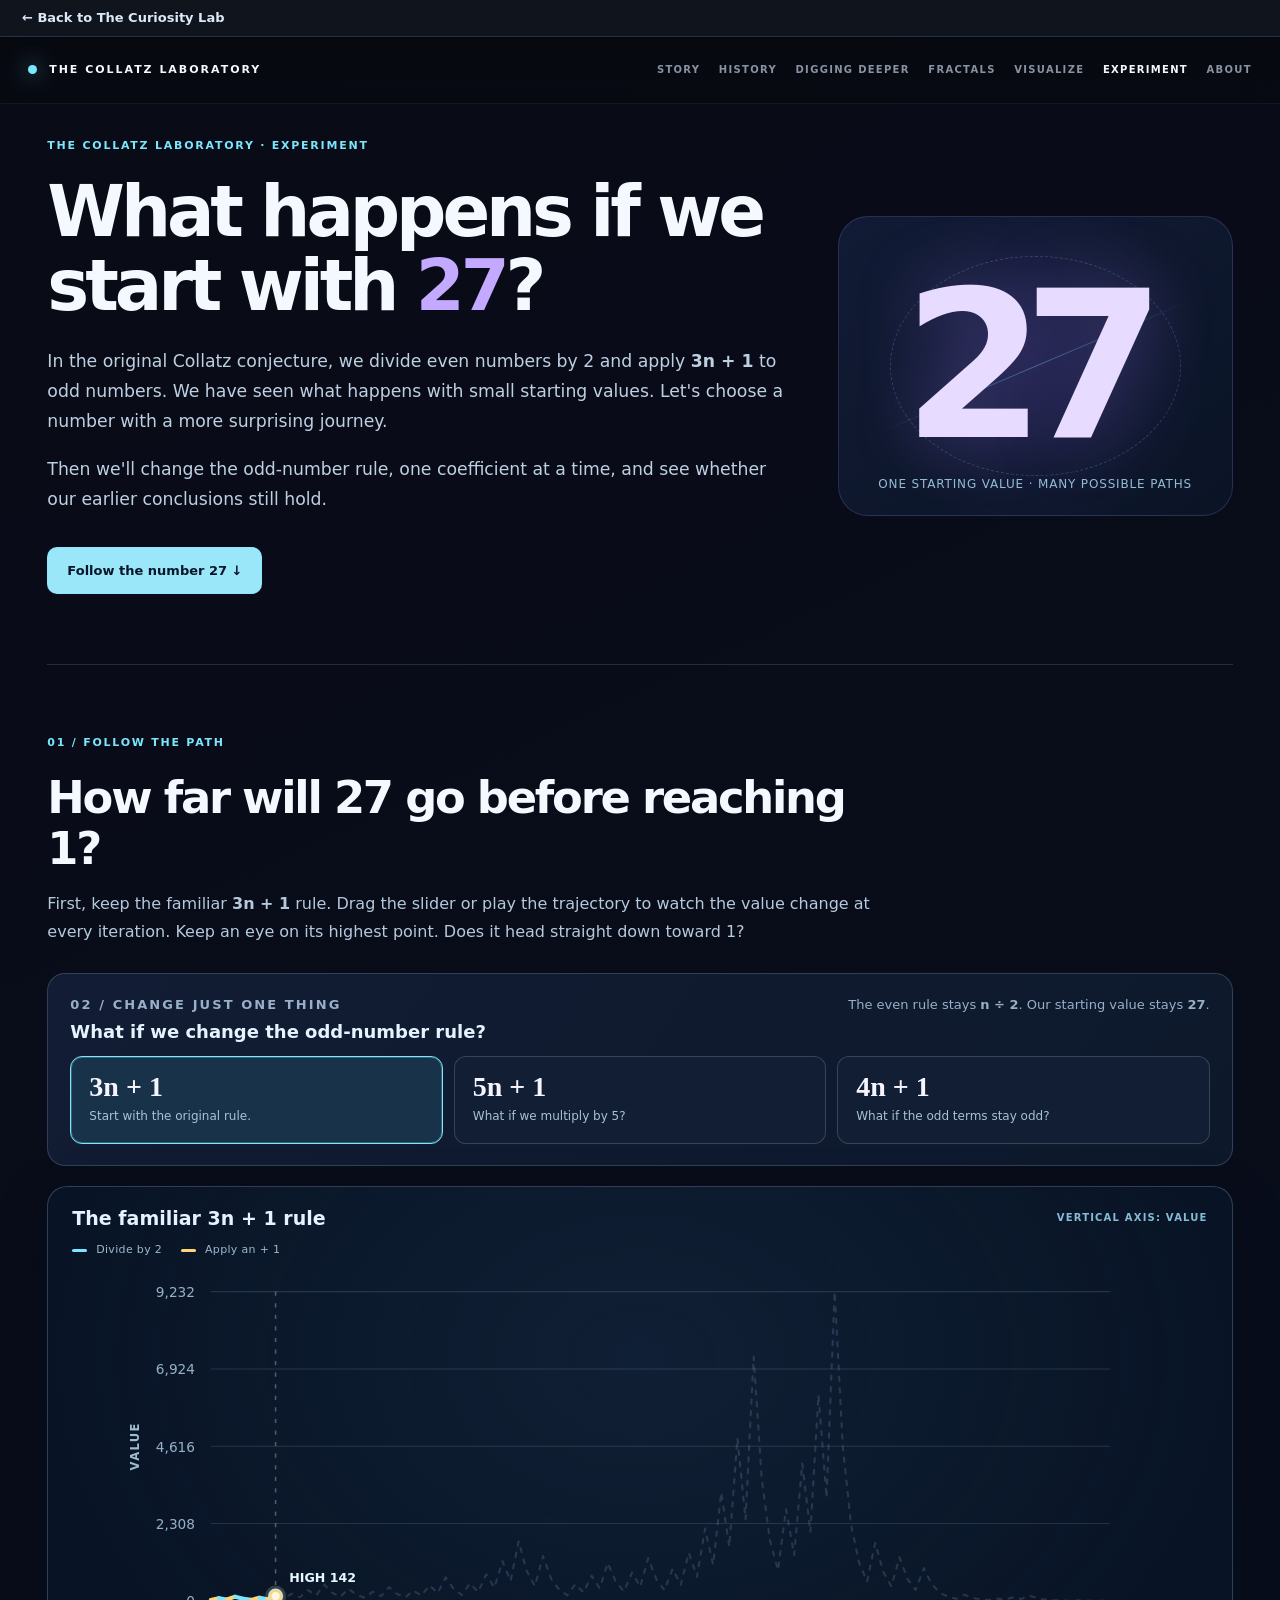
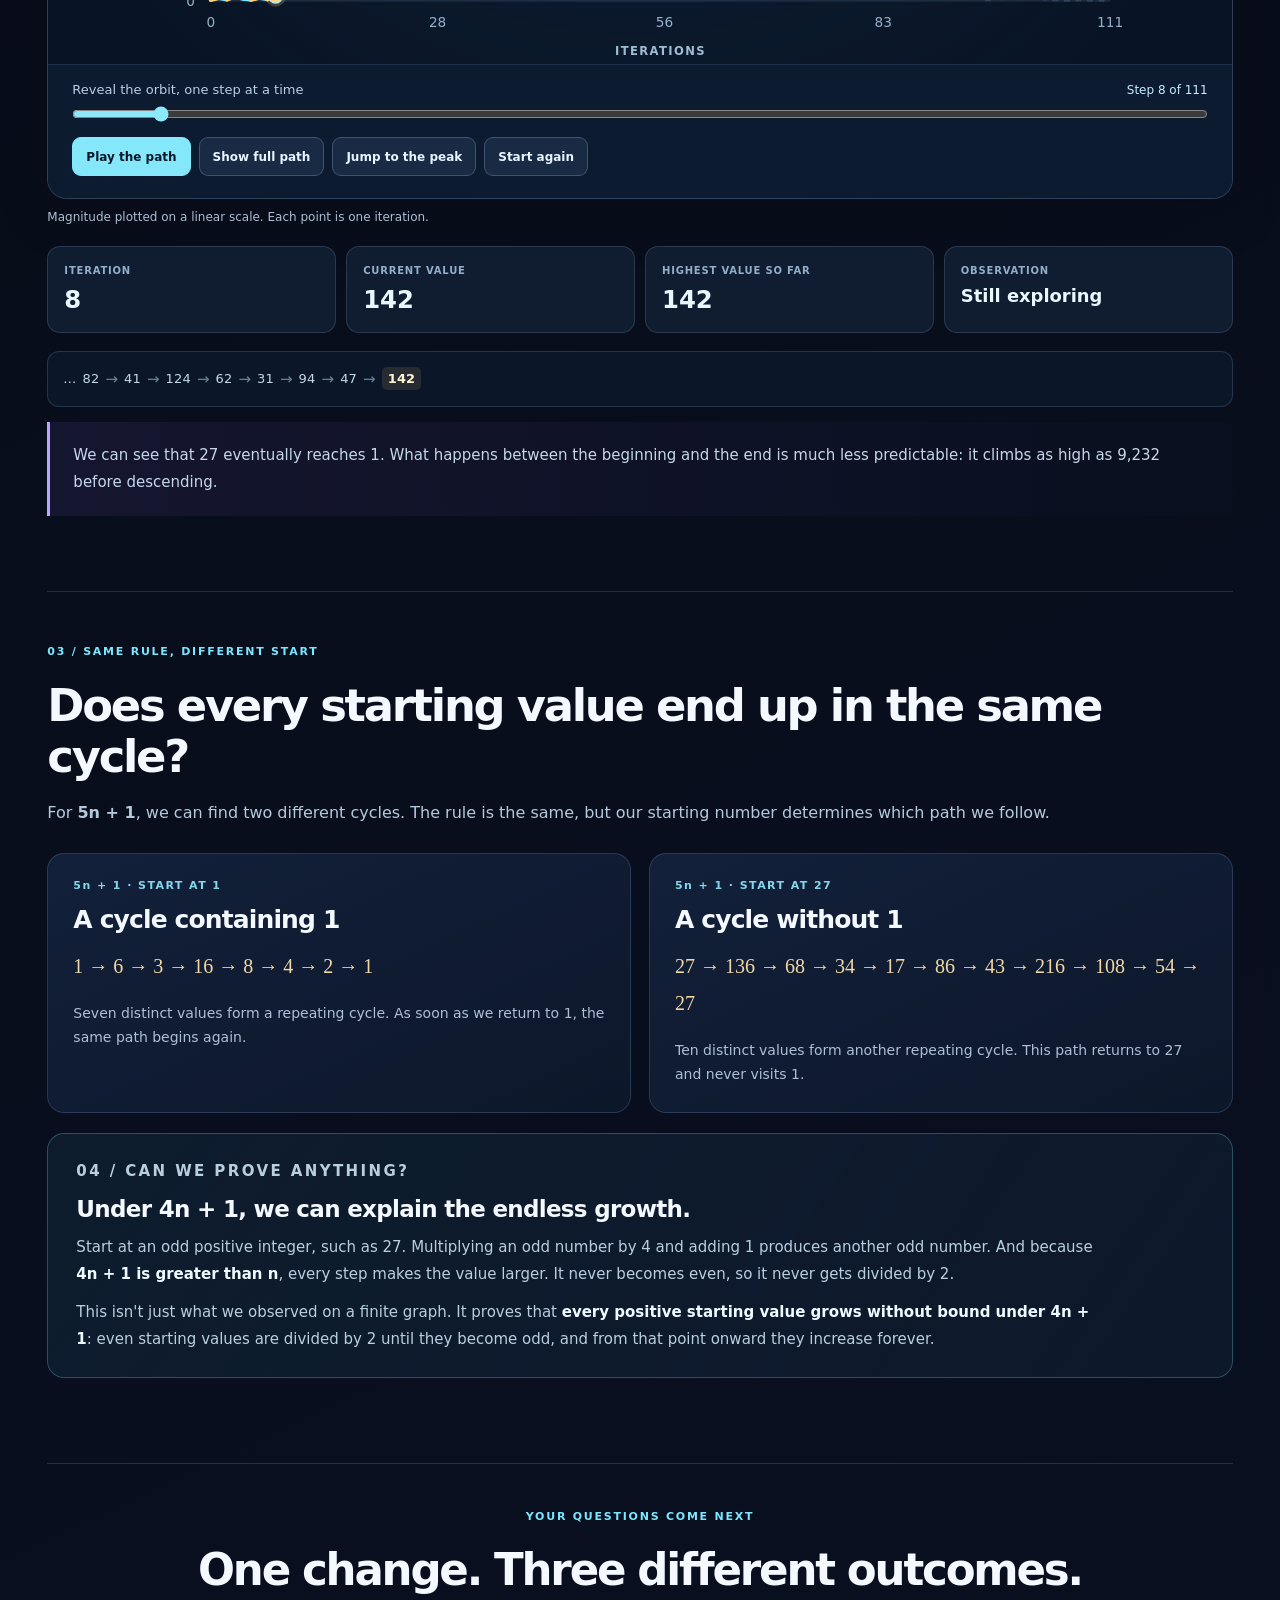
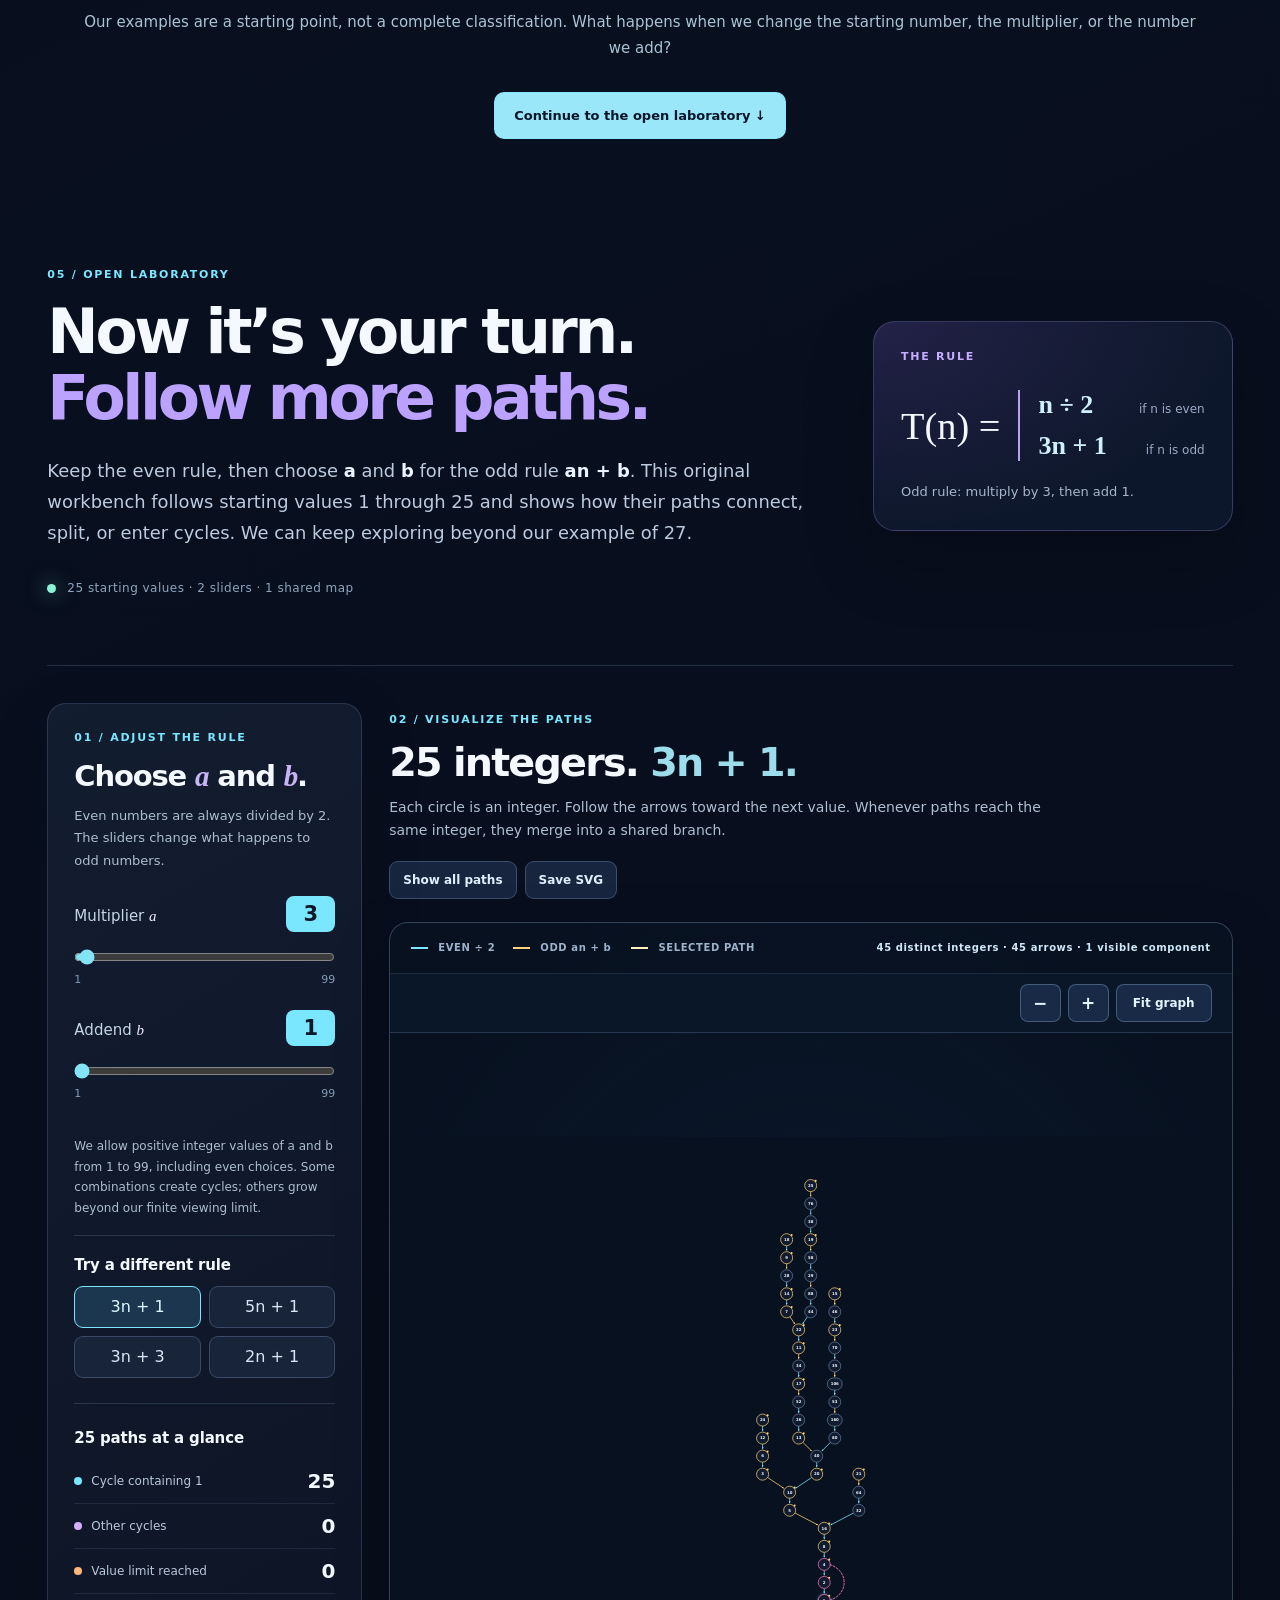
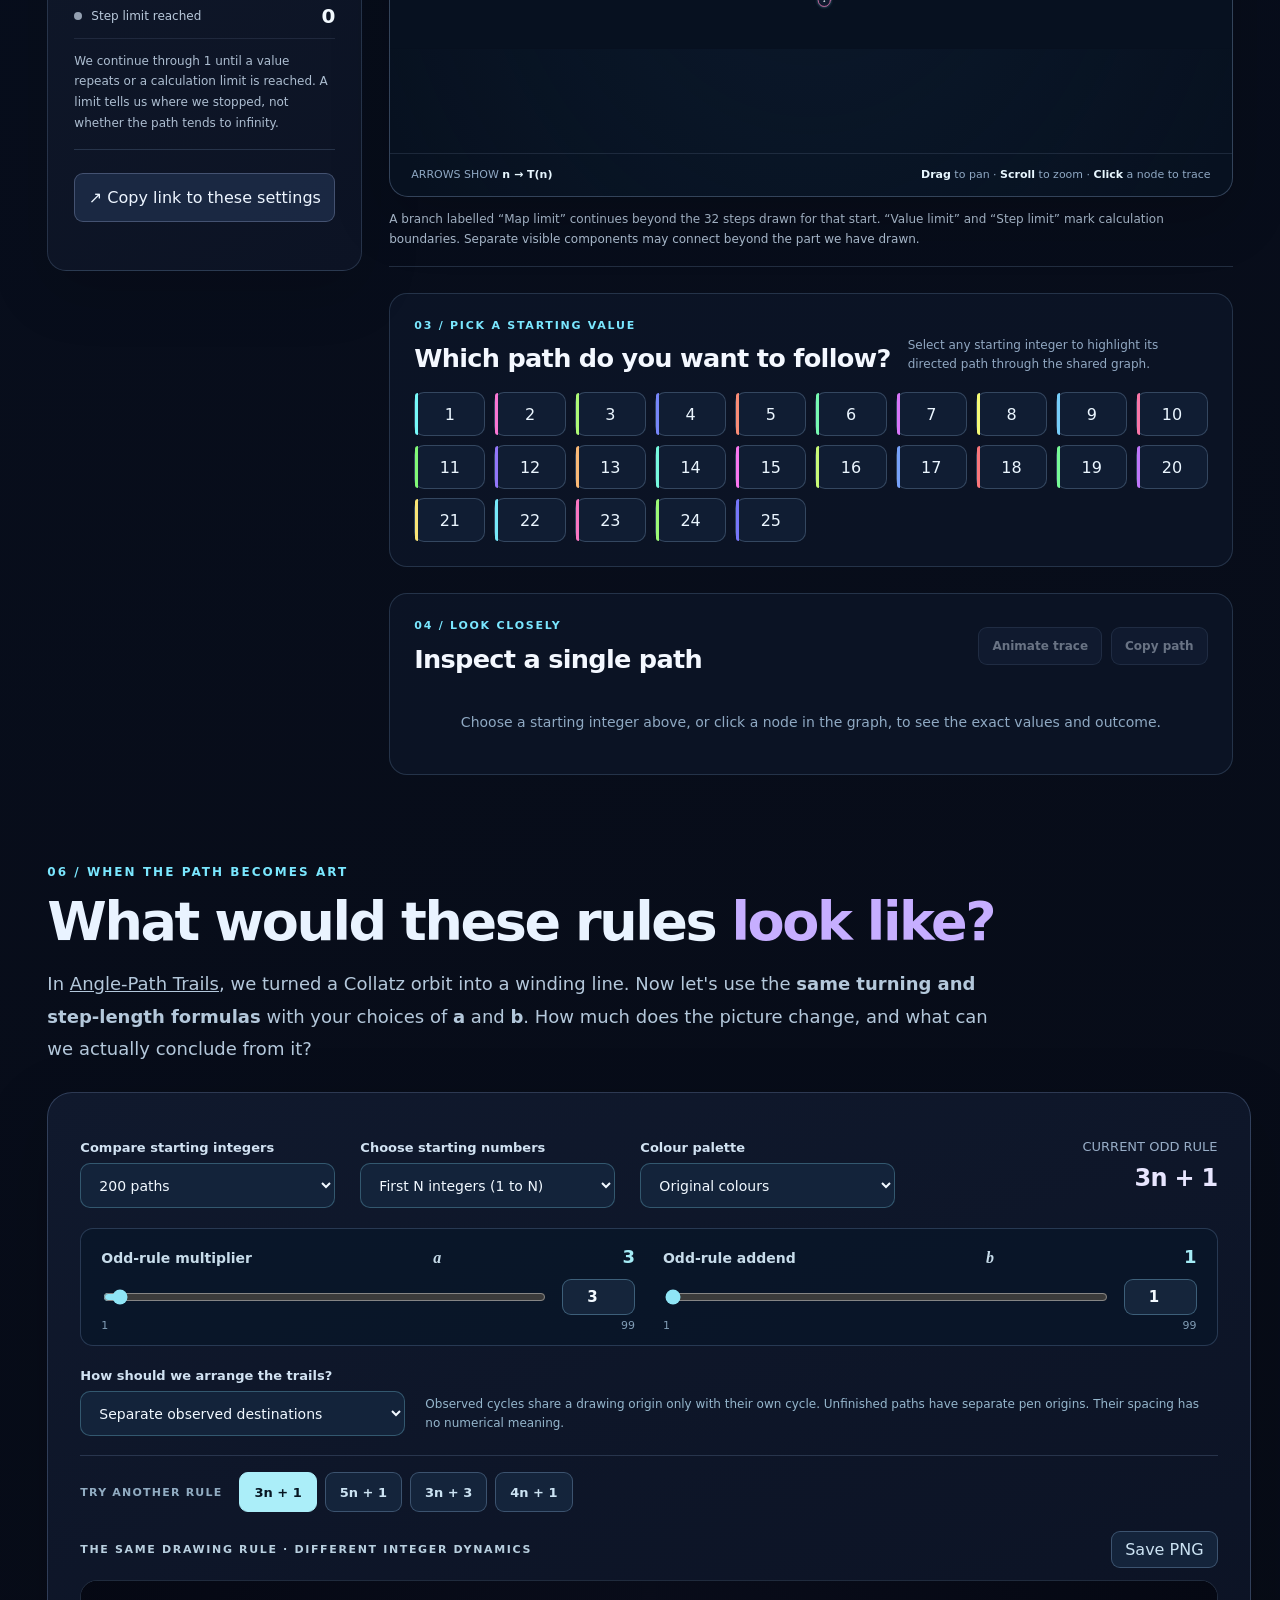
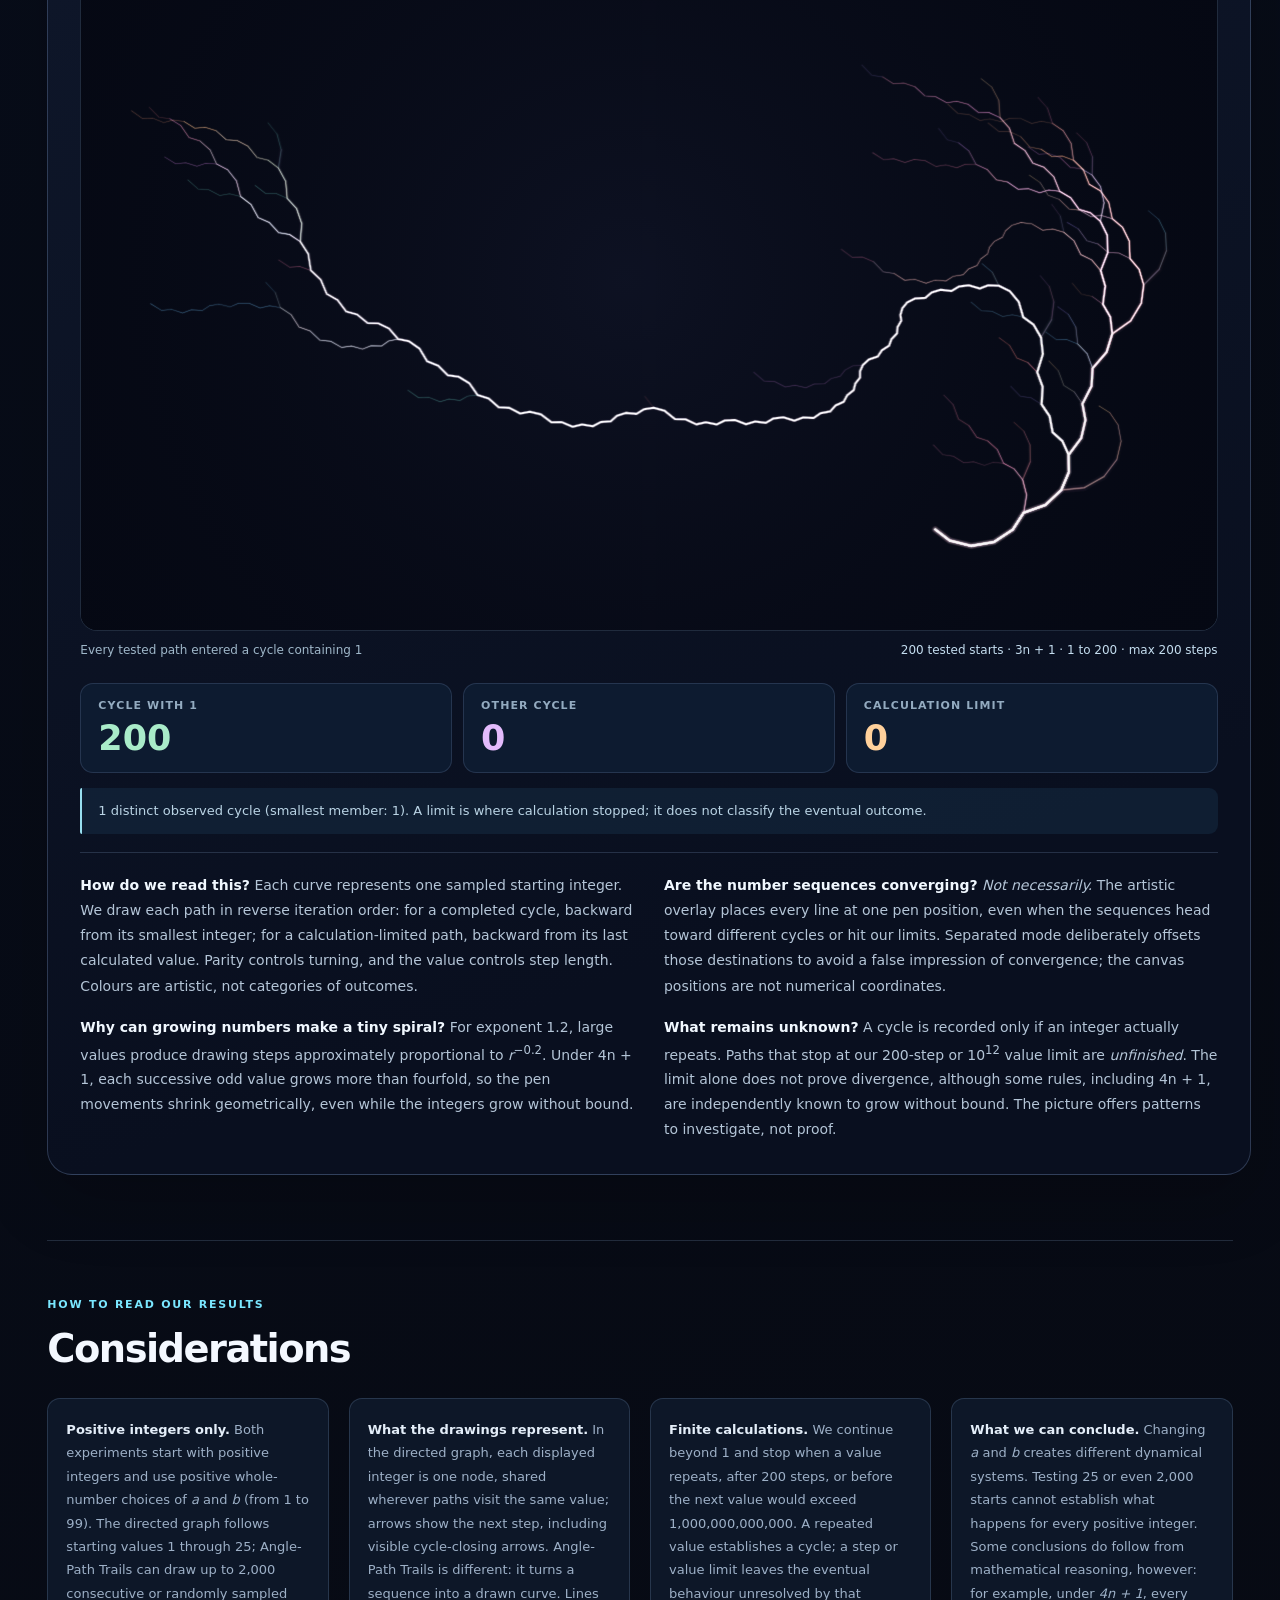
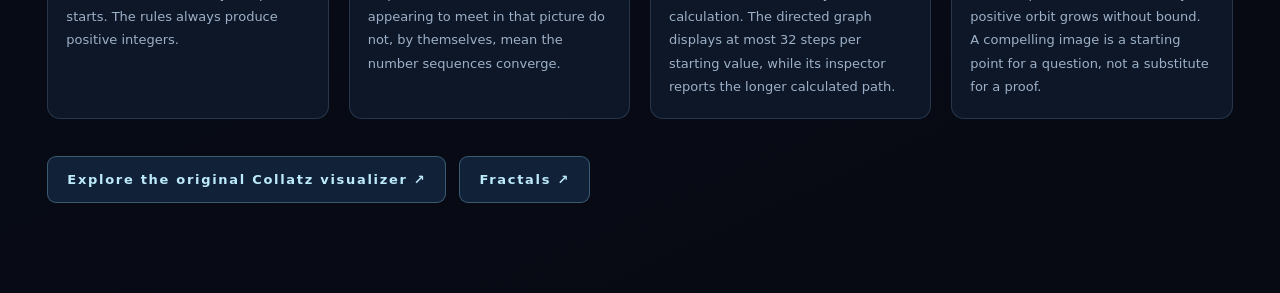
<file: experiment.html>
<!doctype html>
<html lang="en">
<head>
  <meta charset="utf-8">
  <meta name="viewport" content="width=device-width, initial-scale=1">
  <meta name="theme-color" content="#07090f">
  <meta name="description" content="Follow 27 under 3n+1, 5n+1 and 4n+1, then explore generalized Collatz paths and cycles in an interactive open laboratory.">
  <title>Experiment with 27 | The Collatz Laboratory</title>
  <link rel="stylesheet" href="styles.css?v=20261021-nav-all-1">
  <link rel="stylesheet" href="anb-explore.css?v=20261025-directed-graph-2">
  <link rel="stylesheet" href="experiment-27.css?v=20261025-1">
  <link rel="stylesheet" href="experiment-angle.css?v=20261026-interpretation-1">
  <script src="anb-model.js?v=20261025-review-1" defer></script>
  <script src="anb-explore.js?v=20261026-preset-sync-1" defer></script>
  <script src="experiment-27.js?v=20261025-1" defer></script>
  <script src="experiment-angle.js?v=20261026-interpretation-1" defer></script>
<style id="curiosity-lab-return-style">.curiosity-lab-return{position:fixed;top:0;left:0;right:0;z-index:210;padding:9px 22px;text-align:left;background:#10141d;border-bottom:1px solid #273344;font:600 13px/1.4 ui-sans-serif,system-ui,-apple-system,"Segoe UI",sans-serif}.curiosity-lab-return a{color:#dce9fa;text-decoration:none}.curiosity-lab-return a:hover,.curiosity-lab-return a:focus-visible{text-decoration:underline}.curiosity-lab-return a:focus-visible{outline:2px solid currentColor;outline-offset:3px}.site-header{top:36px!important} </style>
</head>
<body class="anb-page">
<div class="curiosity-lab-return"><a href="https://solisen14.github.io/the-curiosity-lab/" aria-label="Back to The Curiosity Lab resource hub">← Back to The Curiosity Lab</a></div>
<header class="site-header">
    <a class="brand" href="index.html" aria-label="The Collatz Laboratory home">
      <span class="brand-mark"></span><span>THE COLLATZ LABORATORY</span>
    </a>
    <nav aria-label="Primary navigation">
      <a href="index.html#story">STORY</a>
      <a href="history.html">HISTORY</a>
      <a href="digging-deeper.html">DIGGING DEEPER</a>
      <a href="fractals.html">FRACTALS</a>
      <a href="visualize.html">VISUALIZE</a>
      <a class="active" aria-current="page" href="experiment.html">EXPERIMENT</a>
      <a href="about.html">ABOUT</a>
    </nav>
  </header>
<main class="anb-shell" id="top">
  <!-- Guided exploration: keep the original 25-path workspace below, intact. -->
  <section class="exp27-intro" aria-labelledby="exp27-title">
    <div>
      <p class="exp27-kicker">THE COLLATZ LABORATORY · EXPERIMENT</p>
      <h1 id="exp27-title">What happens if we start with <em>27</em>?</h1>
      <p>In the original Collatz conjecture, we divide even numbers by 2 and apply <strong>3n + 1</strong> to odd numbers. We have seen what happens with small starting values. Let's choose a number with a more surprising journey.</p>
      <p>Then we'll change the odd-number rule, one coefficient at a time, and see whether our earlier conclusions still hold.</p>
      <a class="exp27-cta" href="#exp27-observe">Follow the number 27 ↓</a>
    </div>
    <div class="exp27-numeral" aria-hidden="true"><strong>27</strong><small>ONE STARTING VALUE · MANY POSSIBLE PATHS</small></div>
  </section>

  <section class="exp27-investigation" id="exp27-observe" aria-labelledby="exp27-investigate-title">
    <div class="exp27-section-heading">
      <p class="exp27-kicker">01 / FOLLOW THE PATH</p>
      <h2 id="exp27-investigate-title">How far will 27 go before reaching 1?</h2>
      <p>First, keep the familiar <strong>3n + 1</strong> rule. Drag the slider or play the trajectory to watch the value change at every iteration. Keep an eye on its highest point. Does it head straight down toward 1?</p>
    </div>
    <div class="exp27-rule-panel">
      <div class="exp27-rule-panel-header">
        <div>
          <p class="exp27-kicker" style="margin:0 0 6px">02 / CHANGE JUST ONE THING</p>
          <h3>What if we change the odd-number rule?</h3>
        </div>
        <p>The even rule stays <strong>n ÷ 2</strong>. Our starting value stays <strong>27</strong>.</p>
      </div>
      <div class="exp27-rule-choices" role="group" aria-label="Choose the odd-number rule for starting value 27">
        <button type="button" class="exp27-rule is-selected" data-exp27-rule="3" aria-pressed="true"><strong>3n + 1</strong><span>Start with the original rule.</span></button>
        <button type="button" class="exp27-rule" data-exp27-rule="5" aria-pressed="false"><strong>5n + 1</strong><span>What if we multiply by 5?</span></button>
        <button type="button" class="exp27-rule" data-exp27-rule="4" aria-pressed="false"><strong>4n + 1</strong><span>What if the odd terms stay odd?</span></button>
      </div>
    </div>
    <div class="exp27-chart-card">
      <div class="exp27-chart-top"><h3 id="exp27-caption">The familiar 3n + 1 rule</h3><span id="exp27-scale">VERTICAL AXIS: VALUE</span></div>
      <div class="exp27-chart-key" aria-label="Graph colour key"><span><i class="exp27-even-key"></i> Divide by 2</span><span><i class="exp27-odd-key"></i> Apply an + 1</span></div>
      <div class="exp27-svg-wrap">
        <svg id="exp27-plot" viewBox="0 0 980 385" role="img" aria-label="Interactive trajectory graph of 27. Choose the rule and adjust the step slider to reveal the orbit."></svg>
      </div>
      <div class="exp27-chart-controls">
        <div class="exp27-range-line"><label for="exp27-range">Reveal the orbit, one step at a time</label><output id="exp27-range-label" for="exp27-range">Step 8 of 111</output></div>
        <input id="exp27-range" type="range" min="0" max="111" value="8" step="1" aria-label="Number of iterations to show">
        <div class="exp27-chart-actions">
          <button id="exp27-play" type="button" aria-pressed="false">Play the path</button>
          <button id="exp27-full" type="button">Show full path</button>
          <button id="exp27-jump-peak" type="button">Jump to the peak</button>
          <button id="exp27-reset" type="button">Start again</button>
        </div>
      </div>
    </div>
    <p class="anb-control-note" id="exp27-plot-label" style="margin:8px 0 12px;border:0;padding:0">Magnitude plotted on a linear scale. Each point is one iteration.</p>
    <div class="exp27-metrics" aria-label="Trajectory measurements">
      <div class="exp27-metric"><span>ITERATION</span><strong id="exp27-step">8</strong></div>
      <div class="exp27-metric"><span>CURRENT VALUE</span><strong id="exp27-value">142</strong></div>
      <div class="exp27-metric"><span>HIGHEST VALUE SO FAR</span><strong id="exp27-peak">142</strong></div>
      <div class="exp27-metric"><span>OBSERVATION</span><strong id="exp27-outcome">Still exploring</strong></div>
    </div>
    <div id="exp27-latest" class="exp27-trail" aria-label="Most recent sequence values" aria-live="off">27 → 82 → 41 → …</div>
    <div class="exp27-observation" role="status" aria-live="polite"><p id="exp27-observation">Follow 27 and notice how its value changes before it finally reaches 1.</p></div>
  </section>

  <section class="exp27-aftermath" aria-labelledby="exp27-destinations">
    <p class="exp27-kicker">03 / SAME RULE, DIFFERENT START</p>
    <h2 id="exp27-destinations">Does every starting value end up in the same cycle?</h2>
    <p>For <strong>5n + 1</strong>, we can find two different cycles. The rule is the same, but our starting number determines which path we follow.</p>
    <div class="exp27-compare-grid">
      <article class="exp27-compare">
        <p class="exp27-small-label">5n + 1 · START AT 1</p>
        <h3>A cycle containing 1</h3>
        <p class="exp27-sequence">1 → 6 → 3 → 16 → 8 → 4 → 2 → 1</p>
        <p>Seven distinct values form a repeating cycle. As soon as we return to 1, the same path begins again.</p>
      </article>
      <article class="exp27-compare">
        <p class="exp27-small-label">5n + 1 · START AT 27</p>
        <h3>A cycle without 1</h3>
        <p class="exp27-sequence">27 → 136 → 68 → 34 → 17 → 86 → 43 → 216 → 108 → 54 → 27</p>
        <p>Ten distinct values form another repeating cycle. This path returns to 27 and never visits 1.</p>
      </article>
    </div>
    <div class="exp27-proof">
      <p class="exp27-kicker">04 / CAN WE PROVE ANYTHING?</p>
      <h3>Under 4n + 1, we can explain the endless growth.</h3>
      <p>Start at an odd positive integer, such as 27. Multiplying an odd number by 4 and adding 1 produces another odd number. And because <strong>4n + 1 is greater than n</strong>, every step makes the value larger. It never becomes even, so it never gets divided by 2.</p>
      <p>This isn't just what we observed on a finite graph. It proves that <strong>every positive starting value grows without bound under 4n + 1</strong>: even starting values are divided by 2 until they become odd, and from that point onward they increase forever.</p>
    </div>
  </section>

  <section class="exp27-bridge" aria-labelledby="exp27-bridge-heading">
    <p class="exp27-kicker">YOUR QUESTIONS COME NEXT</p>
    <h2 id="exp27-bridge-heading">One change. Three different outcomes.</h2>
    <p>Our examples are a starting point, not a complete classification. What happens when we change the starting number, the multiplier, or the number we add?</p>
    <a href="#open-lab">Continue to the open laboratory ↓</a>
  </section>


  <section class="anb-hero anb-open-lab" id="open-lab" aria-labelledby="anb-heading">
    <div>
      <p class="anb-eyebrow">05 / OPEN LABORATORY</p>
      <h2 id="anb-heading">Now it’s your turn.<br><em>Follow more paths.</em></h2>
      <p class="anb-deck">Keep the even rule, then choose <strong>a</strong> and <strong>b</strong> for the odd rule <strong>an + b</strong>. This original workbench follows starting values 1 through 25 and shows how their paths connect, split, or enter cycles. We can keep exploring beyond our example of 27.</p>
      <div class="anb-mini-label"><span class="anb-pulse" aria-hidden="true"></span> 25 starting values · 2 sliders · 1 shared map</div>
    </div>
    <div class="anb-rule-card" aria-label="Generalized Collatz rule">
      <p class="anb-rule-overline">THE RULE</p>
      <div class="anb-rule-equation"><span>T(n) =</span><div><p><strong>n ÷ 2</strong><small>if n is even</small></p><p><strong><span id="anb-rule-a">3</span>n + <span id="anb-rule-b">1</span></strong><small>if n is odd</small></p></div></div>
      <p id="anb-rule-caption">Start with 3n + 1, then discover what changing the odd step does.</p>
    </div>
  </section>

  <section class="anb-workspace" aria-labelledby="anb-map-heading">
    <aside class="anb-controls" aria-label="Experiment settings">
      <p class="anb-panel-eyebrow">01 / ADJUST THE RULE</p>
      <h2>Choose <em>a</em> and <em>b</em>.</h2>
      <p class="anb-panel-intro">Even numbers are always divided by 2. The sliders change what happens to odd numbers.</p>
      <div class="anb-slider">
        <label for="anb-a"><span>Multiplier <em>a</em></span><output id="anb-a-value" for="anb-a">3</output></label>
        <input id="anb-a" type="range" min="1" max="99" step="1" value="3">
        <div class="anb-slider-scale"><span>1</span><span>99</span></div>
      </div>
      <div class="anb-slider">
        <label for="anb-b"><span>Addend <em>b</em></span><output id="anb-b-value" for="anb-b">1</output></label>
        <input id="anb-b" type="range" min="1" max="99" step="1" value="1">
        <div class="anb-slider-scale"><span>1</span><span>99</span></div>
      </div>
      <p class="anb-control-note">We allow positive integer values of a and b from 1 to 99, including even choices. Some combinations create cycles; others grow beyond our finite viewing limit.</p>
      <div class="anb-presets">
        <h3>Try a different rule</h3>
        <div class="anb-preset-grid">
          <button type="button" class="anb-preset" data-a="3" data-b="1">3n + 1</button>
          <button type="button" class="anb-preset" data-a="5" data-b="1">5n + 1</button>
          <button type="button" class="anb-preset" data-a="3" data-b="3">3n + 3</button>
          <button type="button" class="anb-preset" data-a="2" data-b="1">2n + 1</button>
        </div>
      </div>
      <div class="anb-summary" aria-label="Outcome summary for starting values 1 through 25">
        <h3>25 paths at a glance</h3>
        <div class="anb-metric-row"><span><i class="anb-status-dot one"></i> Cycle containing 1</span><strong id="anb-reached">0</strong></div>
        <div class="anb-metric-row"><span><i class="anb-status-dot cycle"></i> Other cycles</span><strong id="anb-cycles">0</strong></div>
        <div class="anb-metric-row"><span><i class="anb-status-dot cap"></i> Value limit reached</span><strong id="anb-capped">0</strong></div>
        <div class="anb-metric-row"><span><i class="anb-status-dot limit"></i> Step limit reached</span><strong id="anb-limited">0</strong></div>
      </div>
      <p class="anb-control-note">We continue through 1 until a value repeats or a calculation limit is reached. A limit tells us where we stopped, not whether the path tends to infinity.</p>
      <p id="anb-rule-behaviour" class="anb-control-note" role="status" aria-live="polite" hidden></p>
      <button id="anb-share" class="anb-share" type="button"><span aria-hidden="true">↗</span> Copy link to these settings</button>
      <p id="anb-share-status" class="anb-share-status" role="status" aria-live="polite"></p>
    </aside>

    <div class="anb-main">
      <div class="anb-plot-heading">
        <div><p class="anb-panel-eyebrow">02 / VISUALIZE THE PATHS</p><h2 id="anb-map-heading">25 integers. <span id="anb-current-title">One rule.</span></h2><p>Each circle is an integer. Follow the arrows toward the next value. Whenever paths reach the same integer, they merge into a shared branch.</p></div>
        <div class="anb-map-actions">
          <button type="button" id="anb-show-all">Show all paths</button>
          <button type="button" id="anb-save-svg">Save SVG</button>
        </div>
      </div>
      <div class="anb-stage">
        <div class="anb-stage-toolbar">
          <p><span class="anb-swatch-line"></span> EVEN ÷ 2 <span class="anb-swatch-odd"></span> ODD an + b <span class="anb-swatch-highlight"></span> SELECTED PATH</p>
          <p id="anb-map-stats">Computing paths…</p>
        </div>
        <div class="anb-graph-controls" aria-label="Directed graph camera controls"><button type="button" id="anb-zoom-out" aria-label="Zoom out">−</button><button type="button" id="anb-zoom-in" aria-label="Zoom in">+</button><button type="button" id="anb-fit">Fit graph</button></div>
        <div class="anb-stage-scroll" role="region" aria-label="Interactive directed graph of integers for the first 25 positive starting numbers" tabindex="0">
          <svg id="anb-path-map" viewBox="0 0 1200 730" role="img" aria-label="Directed graph of integer nodes. Cyan arrows indicate divide by two, gold arrows indicate the odd an plus b rule. Shared paths merge. Some rules contain cycles or reach the finite computation limits. Drag to pan, scroll to zoom, click a node to trace a path."></svg>
        </div>
        <div class="anb-stage-footer"><span>ARROWS SHOW <strong>n → T(n)</strong></span><span><strong>Drag</strong> to pan · <strong>Scroll</strong> to zoom · <strong>Click</strong> a node to trace</span></div>
      </div>

      <p class="anb-control-note">A branch labelled “Map limit” continues beyond the 32 steps drawn for that start. “Value limit” and “Step limit” mark calculation boundaries. Separate visible components may connect beyond the part we have drawn.</p>

      <section class="anb-seeds" aria-labelledby="anb-seeds-heading">
        <div class="anb-seeds-heading"><div><p class="anb-panel-eyebrow">03 / PICK A STARTING VALUE</p><h3 id="anb-seeds-heading">Which path do you want to follow?</h3></div><p>Select any starting integer to highlight its directed path through the shared graph.</p></div>
        <div id="anb-seed-grid" class="anb-seed-grid" role="group" aria-label="Select one of the first 25 positive integers"></div>
      </section>

      <section class="anb-inspector" aria-labelledby="anb-inspector-heading">
        <div class="anb-inspector-head">
          <div><p class="anb-panel-eyebrow">04 / LOOK CLOSELY</p><h3 id="anb-inspector-heading">Inspect a single path</h3></div>
          <div class="anb-inspector-actions"><button id="anb-play" type="button" disabled>Animate trace</button><button id="anb-copy-path" type="button" disabled>Copy path</button></div>
        </div>
        <div id="anb-inspector-placeholder" class="anb-inspector-placeholder">Choose a starting integer above, or click a node in the graph, to see the exact values and outcome.</div>
        <div id="anb-inspector-data" hidden>
          <div class="anb-inspector-metrics"><div><span>START</span><strong id="anb-detail-start">1</strong></div><div><span>STEPS CALCULATED</span><strong id="anb-detail-steps">0</strong></div><div><span>HIGHEST VALUE</span><strong id="anb-detail-peak">1</strong></div><div><span>OUTCOME</span><strong id="anb-detail-outcome">Cycle containing 1</strong></div></div>
          <div id="anb-path-values" class="anb-path-values" aria-label="Integer sequence for selected path"></div>
          <p id="anb-detail-note" class="anb-detail-note"></p>
        </div>
      </section>
    </div>
  </section>

  <section class="anb-angle-experiment" id="angle-path-experiment" data-palette="original" aria-labelledby="exp-angle-heading">
    <header class="anb-angle-head">
      <p class="anb-angle-kicker">06 / WHEN THE PATH BECOMES ART</p>
      <h2 id="exp-angle-heading">What would these rules <em>look like?</em></h2>
      <p>In <a href="visualize.html#angle">Angle-Path Trails</a>, we turned a Collatz orbit into a winding line. Now let's use the <strong>same turning and step-length formulas</strong> with your choices of <strong>a</strong> and <strong>b</strong>. How much does the picture change, and what can we actually conclude from it?</p>
    </header>
    <div class="anb-angle-panel">
      <div class="anb-angle-toolbar">
        <div class="anb-angle-control">
          <label for="exp-angle-count">Compare starting integers</label>
          <select id="exp-angle-count">
            <option value="25">1–25 · start with the original workbench</option>
            <option value="100">1–100 · look for more structure</option>
            <option value="200" selected>200 paths</option>
            <option value="500">500 paths</option>
            <option value="1000">1,000 paths</option>
            <option value="2000">2,000 paths</option>
          </select>
        </div>
        <div class="anb-angle-control">
          <label for="exp-angle-sampling">Choose starting numbers</label>
          <select id="exp-angle-sampling">
            <option value="consecutive" selected>First N integers (1 to N)</option>
            <option value="random">Random sample up to a maximum</option>
          </select>
        </div>
        <div class="anb-angle-control" id="exp-angle-maximum-wrap" hidden>
          <label for="exp-angle-maximum">Maximum starting integer</label>
          <select id="exp-angle-maximum">
            <option value="1000">1,000</option>
            <option value="100000">100,000</option>
            <option value="20000000">20,000,000</option>
            <option value="200000000" selected>200,000,000</option>
          </select>
        </div>
        <div class="anb-angle-control">
          <label for="exp-angle-palette">Colour palette</label>
          <select id="exp-angle-palette">
            <option value="original" selected>Original colours</option>
            <option value="monochrome">Monochrome · ink on paper</option>
            <option value="aurora">Aurora · northern lights</option>
            <option value="ember">Ember · copper and gold</option>
          </select>
        </div>
        <p class="anb-angle-rule">CURRENT ODD RULE<strong id="exp-angle-rule">3n + 1</strong></p>
      </div>
      <div class="anb-angle-rule-sliders" role="group" aria-label="Change the odd-number rule coefficients">
        <div class="anb-angle-slider">
          <label for="exp-angle-a">Odd-rule multiplier <em>a</em> <output id="exp-angle-a-value" for="exp-angle-a">3</output></label>
          <div class="anb-angle-slider-inputs">
            <input id="exp-angle-a" type="range" min="1" max="99" step="1" value="3">
            <input id="exp-angle-a-number" type="number" min="1" max="99" step="1" value="3" aria-label="Enter exact multiplier a, from 1 to 99">
          </div>
          <div class="anb-angle-slider-ticks"><span>1</span><span>99</span></div>
        </div>
        <div class="anb-angle-slider">
          <label for="exp-angle-b">Odd-rule addend <em>b</em> <output id="exp-angle-b-value" for="exp-angle-b">1</output></label>
          <div class="anb-angle-slider-inputs">
            <input id="exp-angle-b" type="range" min="1" max="99" step="1" value="1">
            <input id="exp-angle-b-number" type="number" min="1" max="99" step="1" value="1" aria-label="Enter exact addend b, from 1 to 99">
          </div>
          <div class="anb-angle-slider-ticks"><span>1</span><span>99</span></div>
        </div>
      </div>
      <div class="anb-angle-display-controls">
        <div class="anb-angle-control">
          <label for="exp-angle-layout">How should we arrange the trails?</label>
          <select id="exp-angle-layout">
            <option value="separate" selected>Separate observed destinations</option>
            <option value="overlay">Artistic overlay (shared origin)</option>
          </select>
        </div>
        <button id="exp-angle-randomize" class="anb-angle-save" type="button" hidden>New random sample</button>
        <p id="exp-angle-layout-note" class="anb-angle-display-note">Observed cycles appear in separate regions; unfinished paths are spread out. Positions are for clarity, not numeric coordinates.</p>
      </div>
      <div class="anb-angle-presets" role="group" aria-label="Choose a rule for the angle-path experiment">
        <span>TRY ANOTHER RULE</span>
        <button type="button" class="is-current" data-exp-angle-rule="3,1" aria-pressed="true">3n + 1</button>
        <button type="button" data-exp-angle-rule="5,1" aria-pressed="false">5n + 1</button>
        <button type="button" data-exp-angle-rule="3,3" aria-pressed="false">3n + 3</button>
        <button type="button" data-exp-angle-rule="4,1" aria-pressed="false">4n + 1</button>
      </div>
      <div class="anb-angle-canvas-top">
        <p>THE SAME DRAWING RULE · DIFFERENT INTEGER DYNAMICS</p>
        <button class="anb-angle-save" id="exp-angle-save" type="button">Save PNG</button>
      </div>
      <div class="anb-angle-canvas-wrap">
        <canvas id="exp-angle-canvas" class="anb-angle-canvas" role="img" aria-label="Generalized Collatz Angle-Path Trails. Finite integer sequences are converted to winding lines. In artistic overlay all curves begin at the same pen position, without implying numeric convergence; in separated mode, distinct observed cycles and unfinished calculations have offset origins."></canvas>
      </div>
      <div class="anb-angle-readout">
        <span id="exp-angle-outcome">Comparing outcomes…</span>
        <span id="exp-angle-status" role="status" aria-live="polite">Computing the paths…</span>
      </div>
      <div class="anb-angle-metrics" aria-label="Finite outcomes for the sampled angle paths">
        <div class="anb-angle-metric"><span>CYCLE WITH 1</span><strong id="exp-angle-one">0</strong></div>
        <div class="anb-angle-metric"><span>OTHER CYCLE</span><strong id="exp-angle-other">0</strong></div>
        <div class="anb-angle-metric"><span>CALCULATION LIMIT</span><strong id="exp-angle-open">0</strong></div>
      </div>
      <p class="anb-angle-cycles-description" id="exp-angle-cycles-description">Examining the observed cycles and calculation limits…</p>
      <div class="anb-angle-interpretation">
        <p><strong>How do we read this?</strong> Each curve represents one sampled starting integer. We draw each path in reverse iteration order: for a completed cycle, backward from its smallest integer; for a calculation-limited path, backward from its last calculated value. Parity controls turning, and the value controls step length. Colours are artistic, not categories of outcomes.</p>
        <p><strong>Are the number sequences converging?</strong> <em>Not necessarily.</em> The artistic overlay places every line at one pen position, even when the sequences head toward different cycles or hit our limits. Separated mode deliberately offsets those destinations to avoid a false impression of convergence; the canvas positions are not numerical coordinates.</p>
        <p><strong>Why can growing numbers make a tiny spiral?</strong> For exponent 1.2, large values produce drawing steps approximately proportional to <em>r</em><sup>−0.2</sup>. Under 4n + 1, each successive odd value grows more than fourfold, so the pen movements shrink geometrically, even while the integers grow without bound.</p>
        <p><strong>What remains unknown?</strong> A cycle is recorded only if an integer actually repeats. Paths that stop at our 200-step or 10<sup>12</sup> value limit are <em>unfinished</em>. The limit alone does not prove divergence, although some rules, including 4n + 1, are independently known to grow without bound. The picture offers patterns to investigate, not proof.</p>
      </div>
    </div>
  </section>

  <section class="anb-footnote" aria-labelledby="anb-notes-heading">
    <p class="anb-panel-eyebrow">HOW TO READ OUR RESULTS</p>
    <h2 id="anb-notes-heading">Considerations</h2>
    <div class="anb-notes-grid">
      <p><strong>Positive integers only.</strong> Both experiments start with positive integers and use positive whole-number choices of <em>a</em> and <em>b</em> (from 1 to 99). The directed graph follows starting values 1 through 25; Angle-Path Trails can draw up to 2,000 consecutive or randomly sampled starts. The rules always produce positive integers.</p>
      <p><strong>What the drawings represent.</strong> In the directed graph, each displayed integer is one node, shared wherever paths visit the same value; arrows show the next step, including visible cycle-closing arrows. Angle-Path Trails is different: it turns a sequence into a drawn curve. Lines appearing to meet in that picture do not, by themselves, mean the number sequences converge.</p>
      <p><strong>Finite calculations.</strong> We continue beyond 1 and stop when a value repeats, after 200 steps, or before the next value would exceed 1,000,000,000,000. A repeated value establishes a cycle; a step or value limit leaves the eventual behaviour unresolved by that calculation. The directed graph displays at most 32 steps per starting value, while its inspector reports the longer calculated path.</p>
      <p><strong>What we can conclude.</strong> Changing <em>a</em> and <em>b</em> creates different dynamical systems. Testing 25 or even 2,000 starts cannot establish what happens for every positive integer. Some conclusions do follow from mathematical reasoning, however: for example, under <em>4n + 1</em>, every positive orbit grows without bound. A compelling image is a starting point for a question, not a substitute for a proof.</p>
    </div>
    <nav class="anb-bottom-nav" aria-label="Continue exploring"><a href="visualize.html">Explore the original Collatz visualizer <span aria-hidden="true">↗</span></a><a href="fractals.html">Fractals <span aria-hidden="true">↗</span></a></nav>
  </section>
</main>
</body>
</html>
</file>
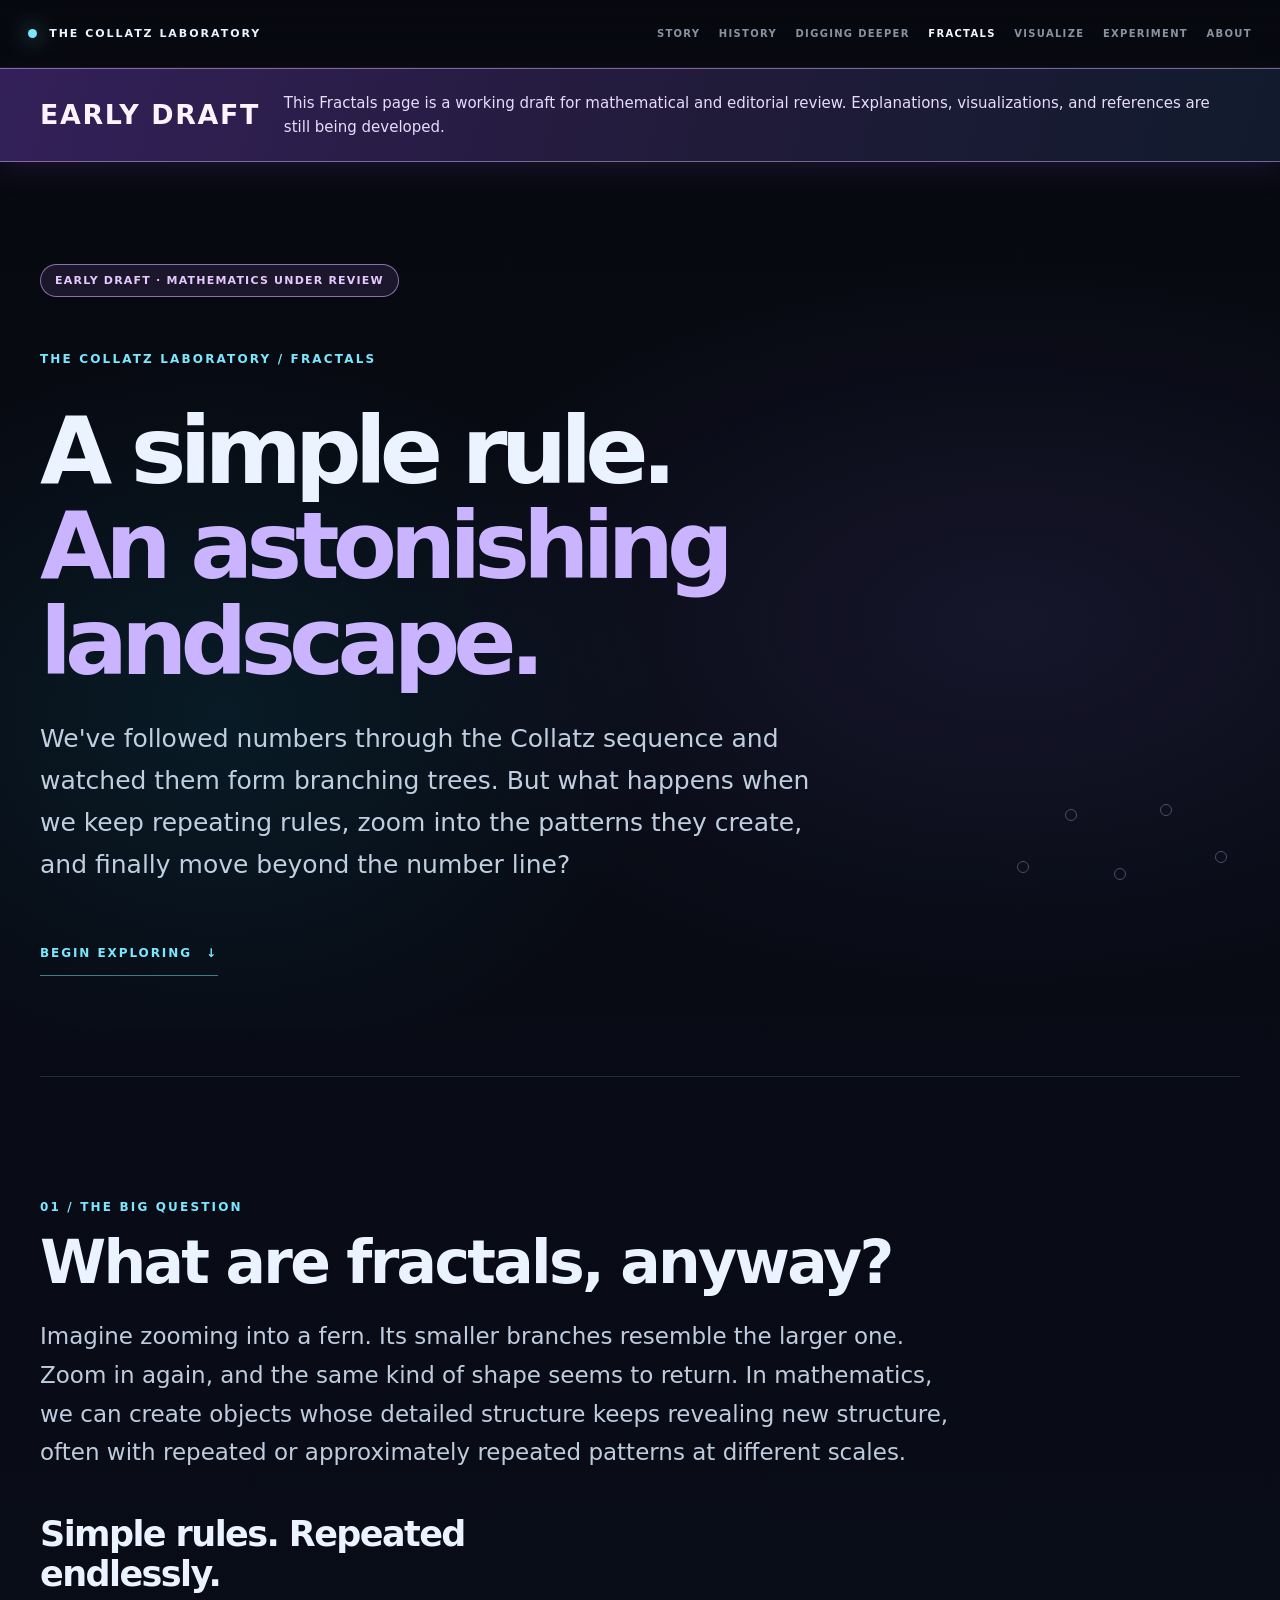
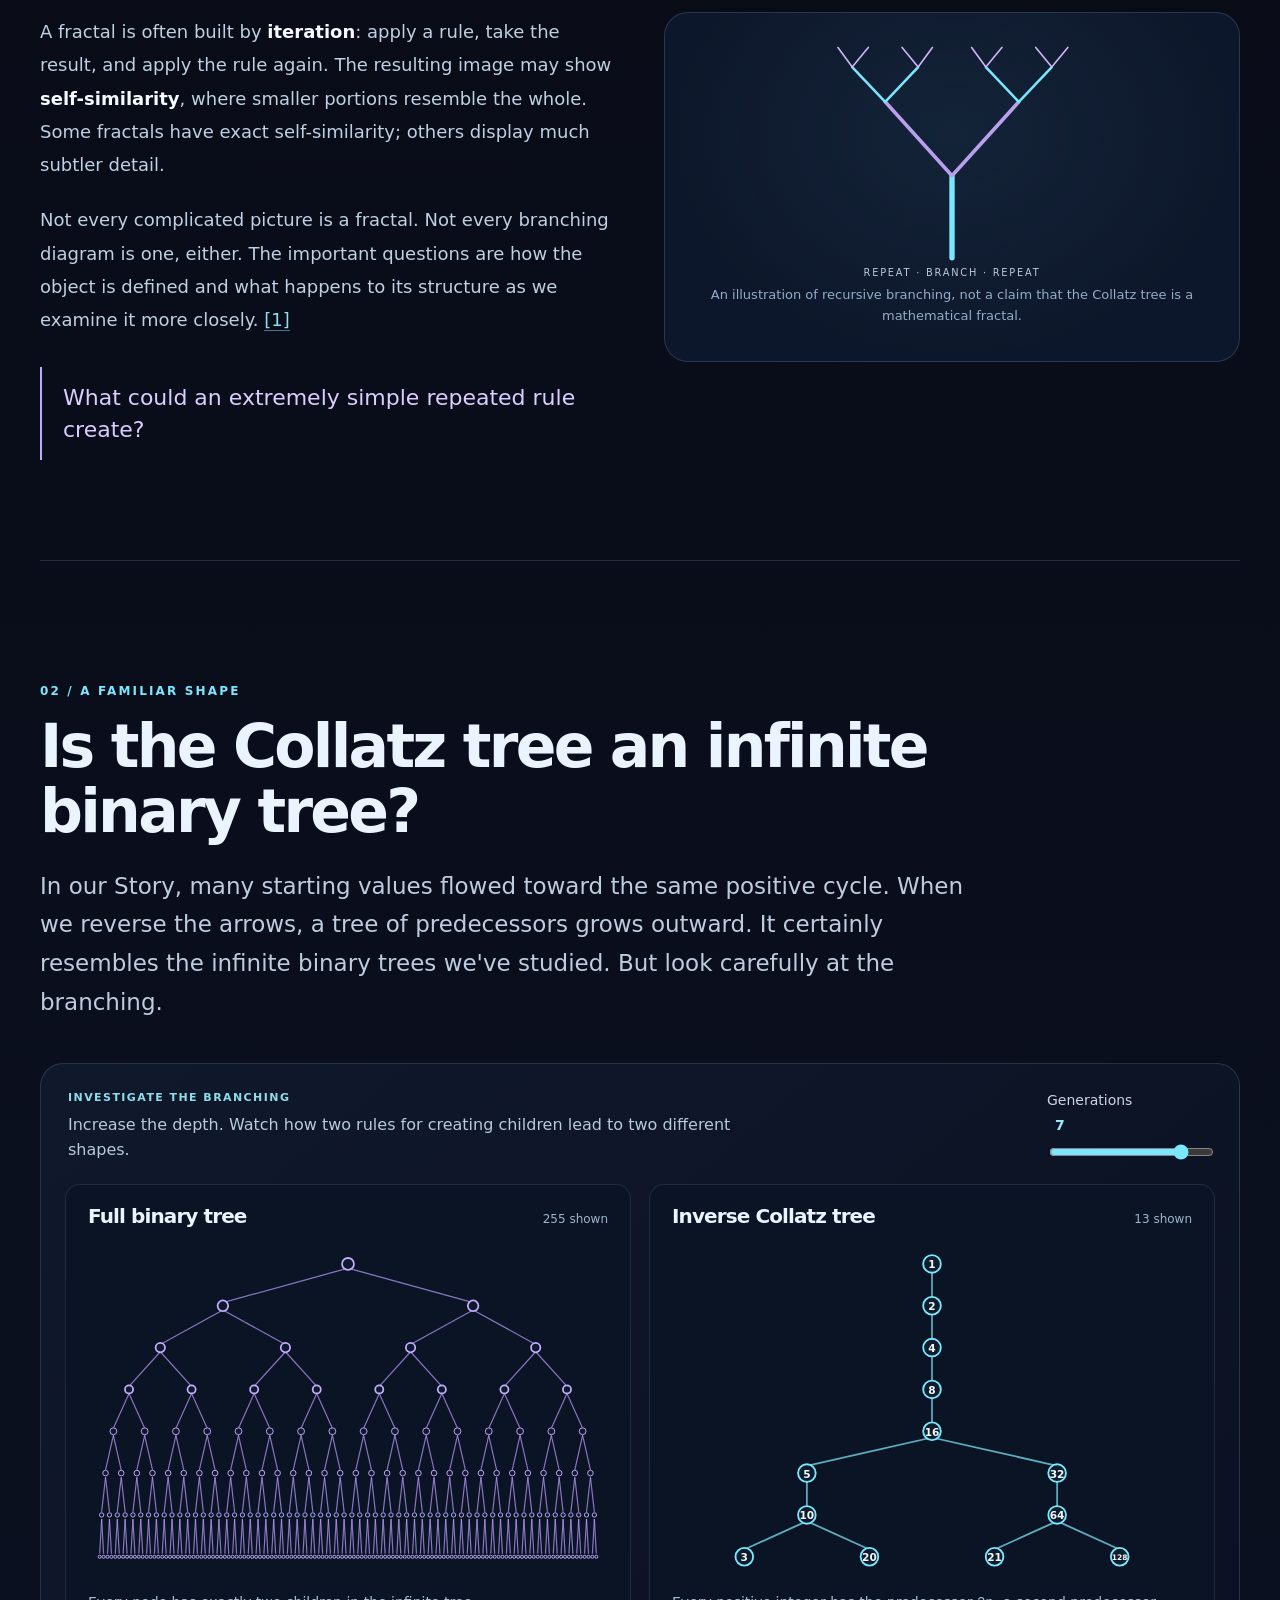
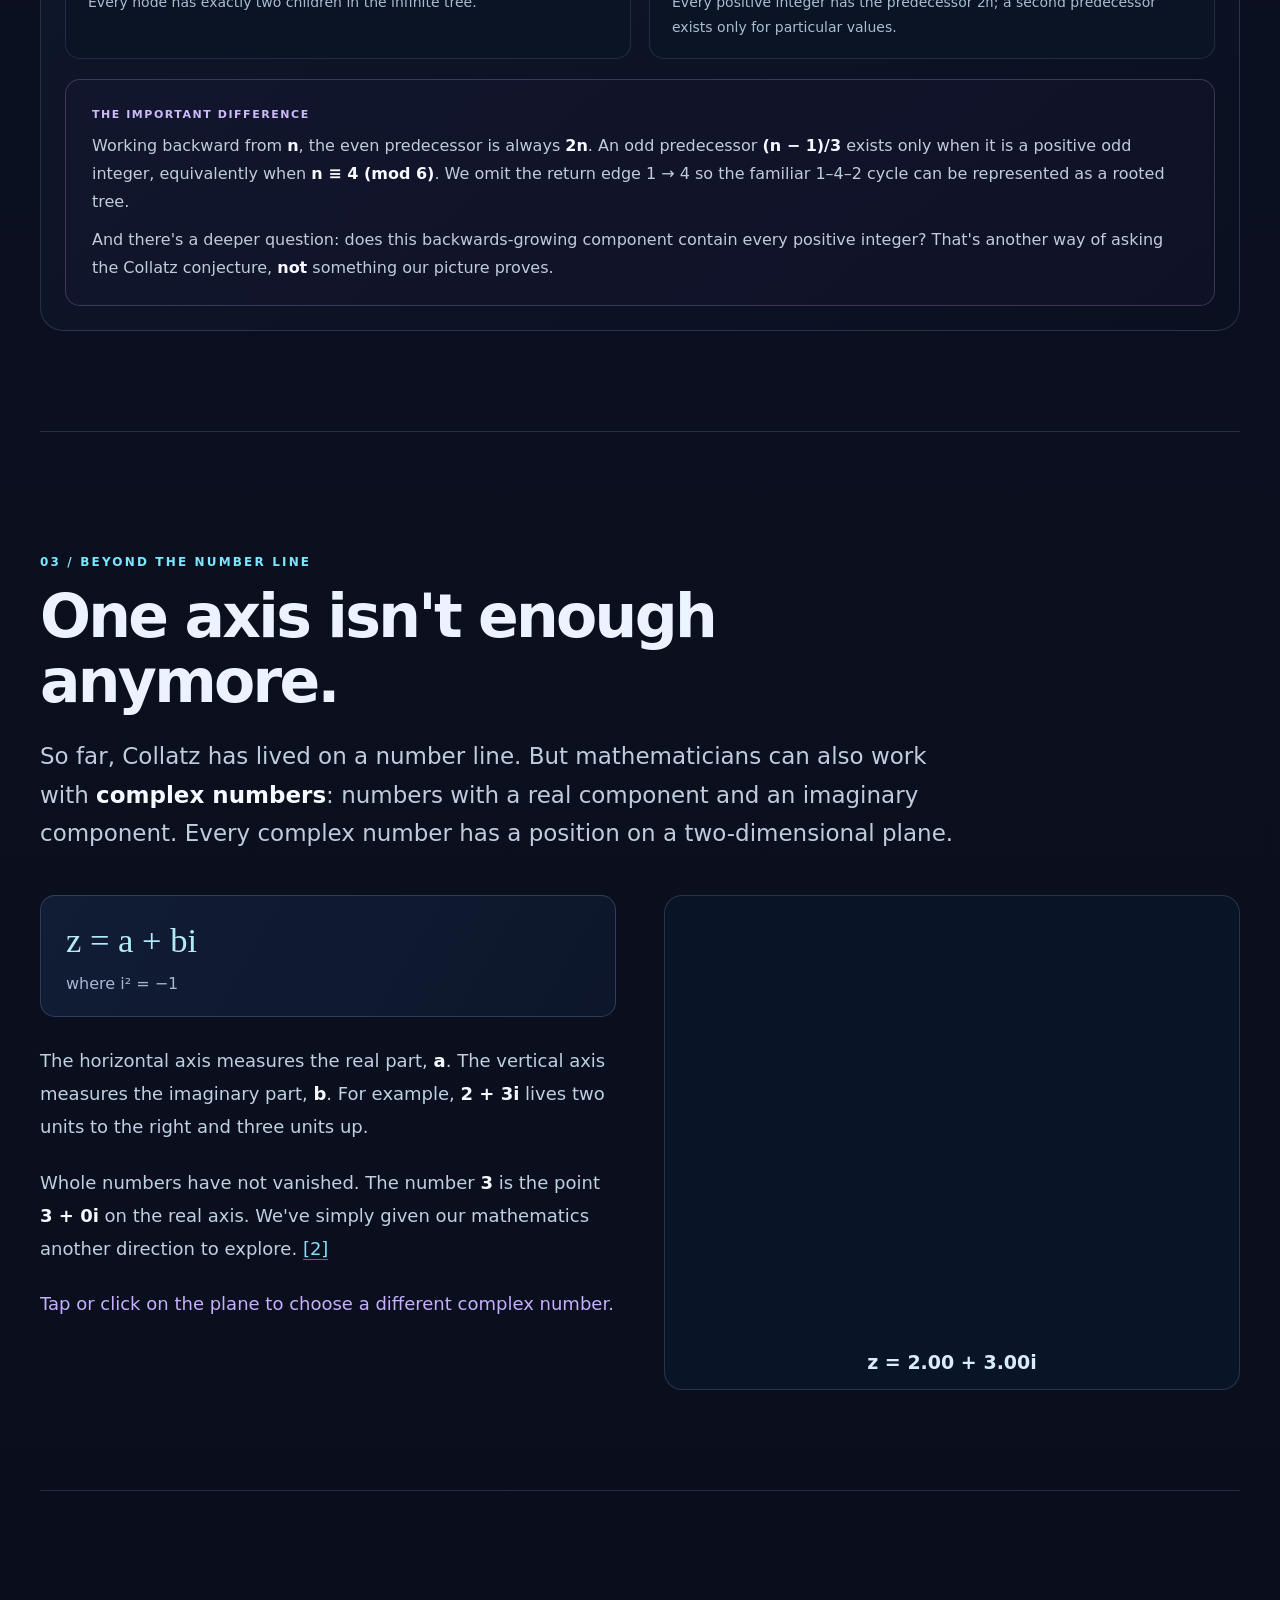
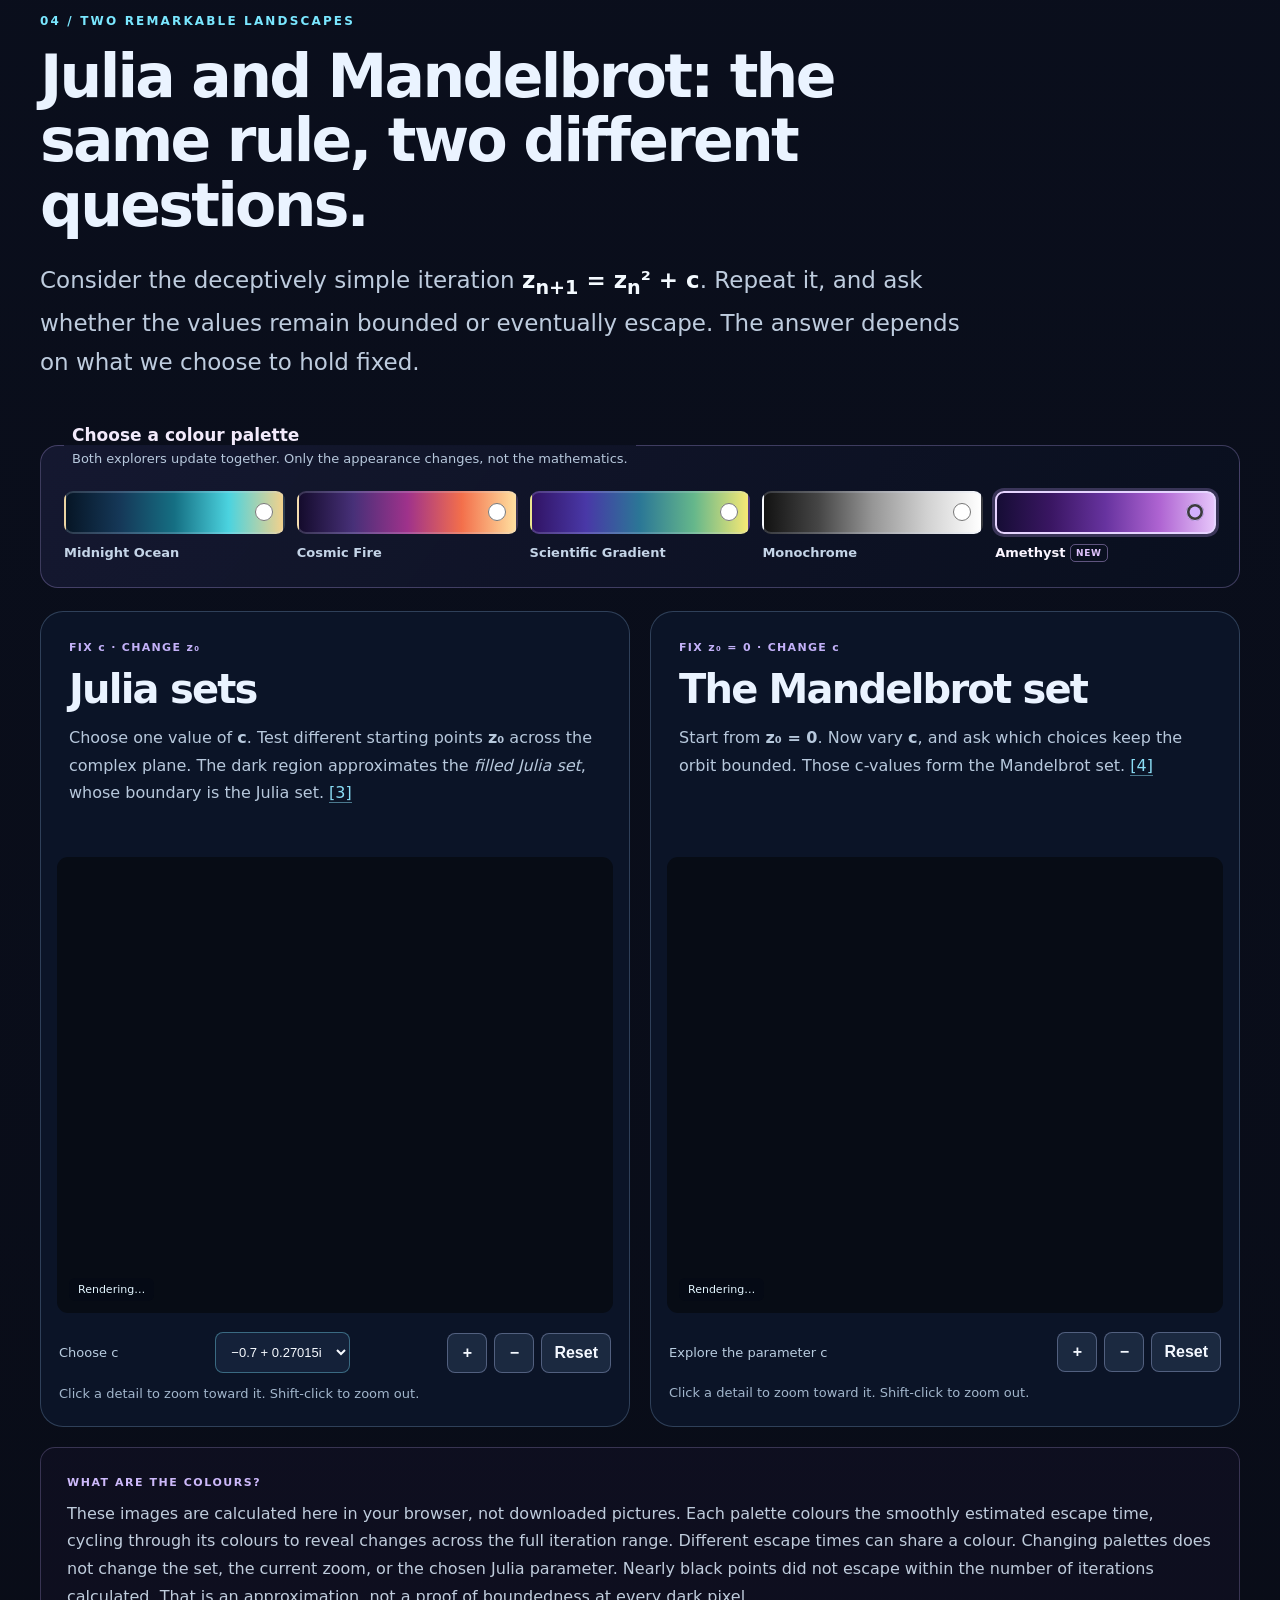
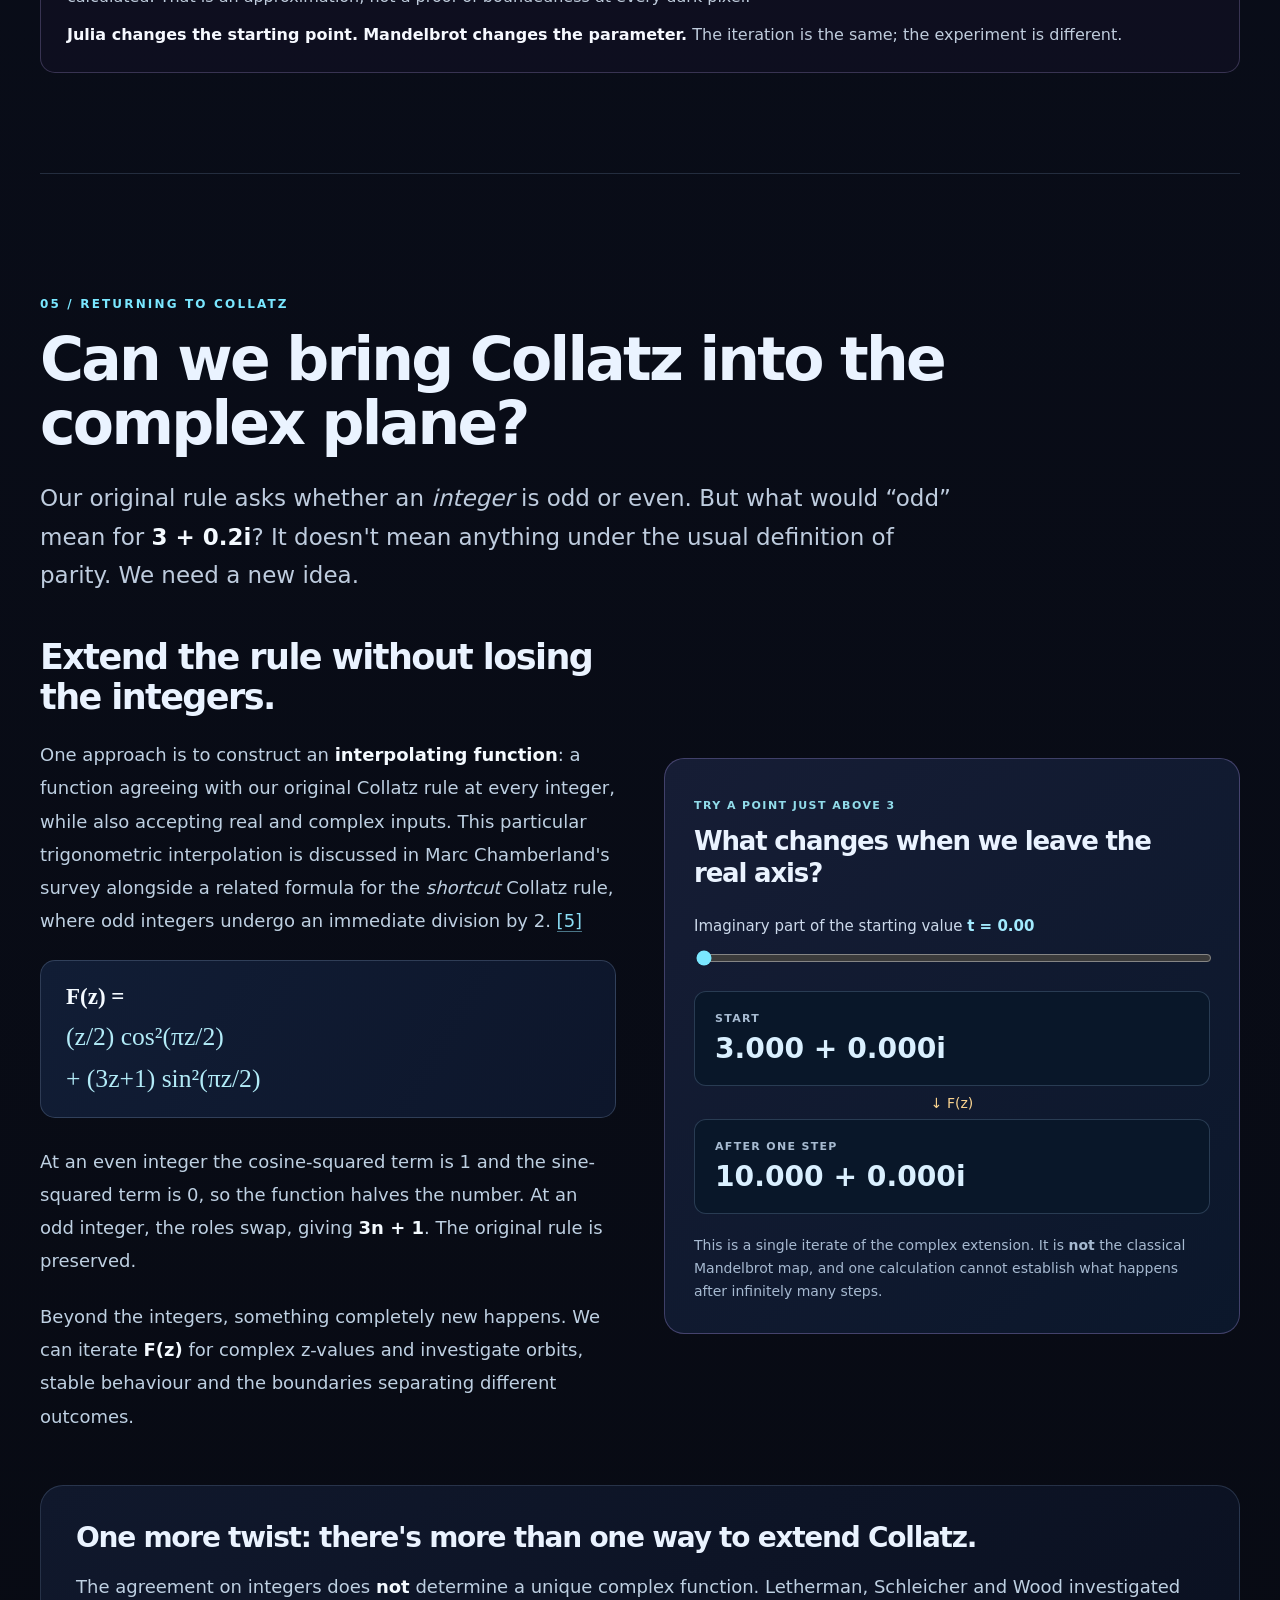
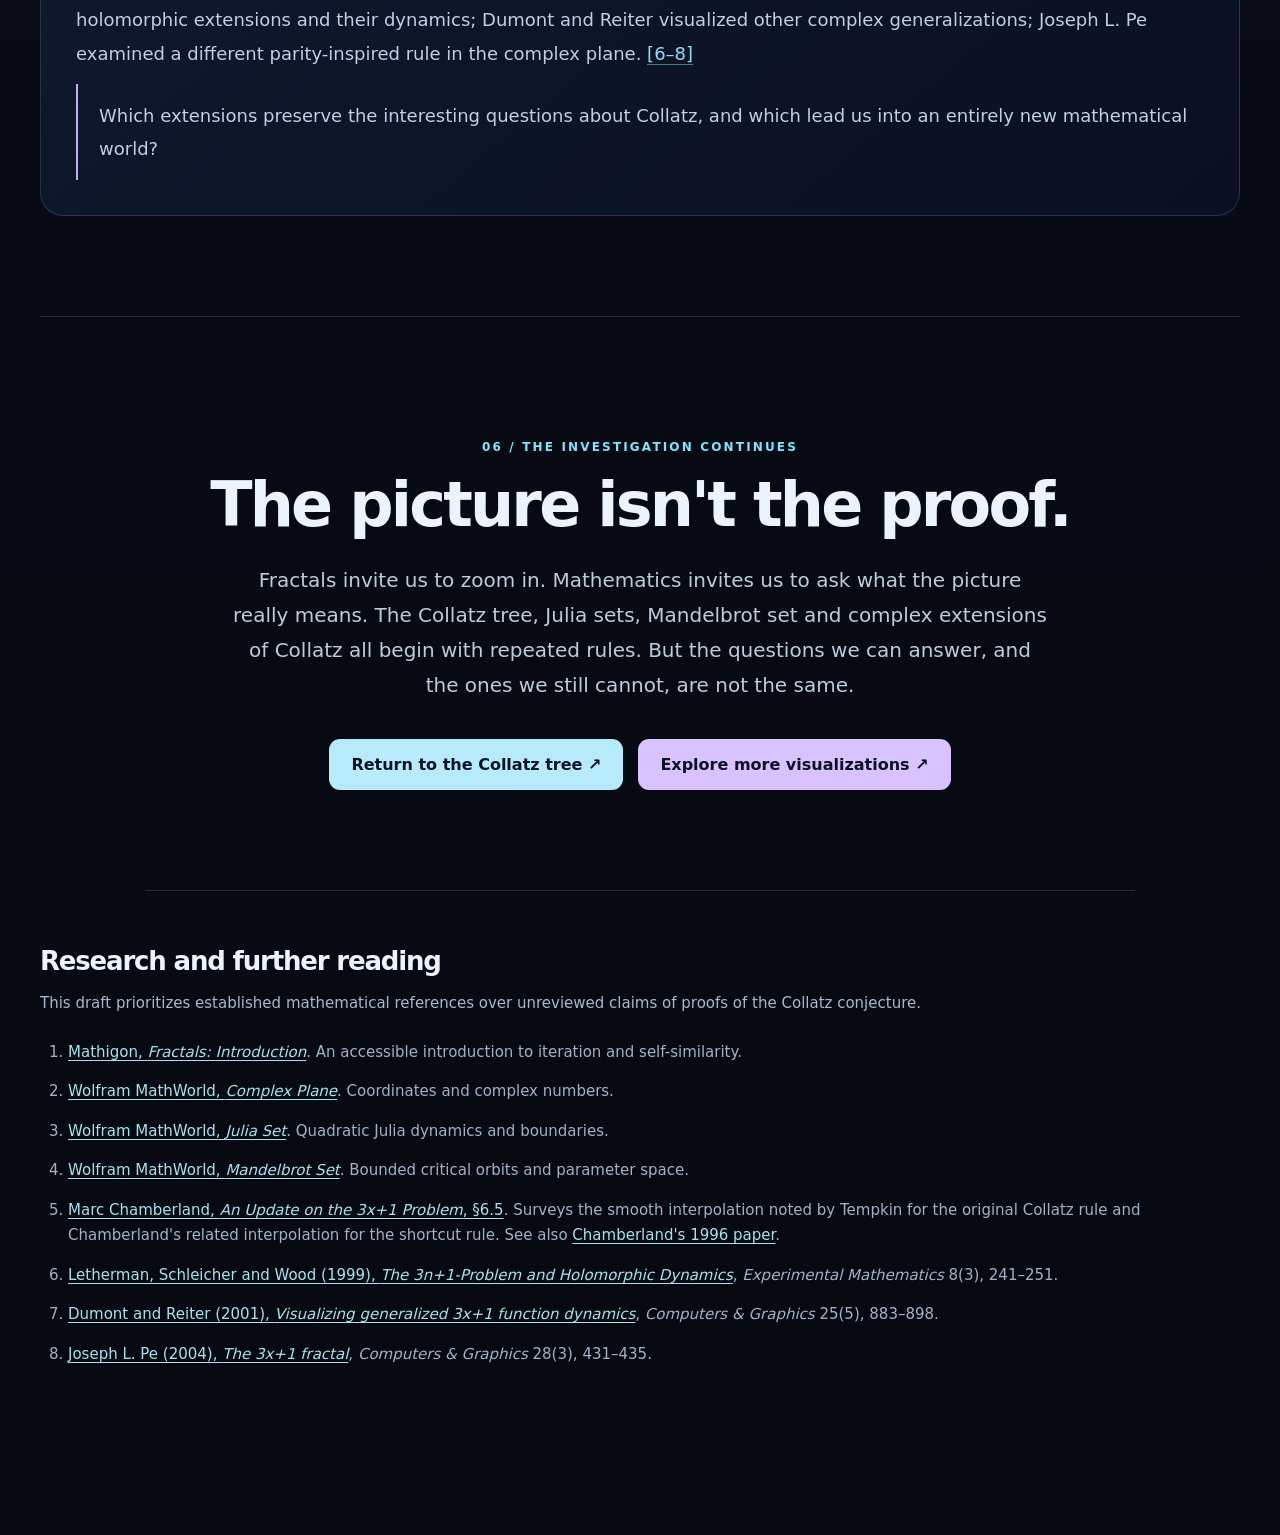
<file: fractals-draft.html>
<!doctype html>
<html lang="en">
<head>
  <meta charset="utf-8">
  <meta name="viewport" content="width=device-width, initial-scale=1">
  <meta name="theme-color" content="#07090f">
  <meta name="description" content="Explore fractals, inverse Collatz trees, complex numbers, and the Julia and Mandelbrot sets through interactive mathematics.">
  <title>Fractals · Early Draft | The Collatz Laboratory</title>
  <link rel="stylesheet" href="styles.css?v=20261021-nav-all-1">
  <link rel="stylesheet" href="fractals-draft.css?v=20261025-early-review-1">
  <script src="fractals-draft.js?v=20261025-detail-2" defer></script>
</head>
<body class="fractal-page">
  <header class="site-header">
    <a class="brand" href="index.html" aria-label="The Collatz Laboratory home">
      <span class="brand-mark"></span><span>THE COLLATZ LABORATORY</span>
    </a>
    <nav aria-label="Primary navigation">
      <a href="index.html#story">STORY</a>
      <a href="history.html">HISTORY</a>
      <a href="digging-deeper.html">DIGGING DEEPER</a>
      <a class="active" aria-current="page" href="fractals-draft.html">FRACTALS</a>
      <a href="visualize.html">VISUALIZE</a>
      <a href="experiment.html">EXPERIMENT</a>
      <a href="about.html">ABOUT</a>
    </nav>
  </header>

  <aside class="fractal-review-banner" role="note" aria-label="Early draft status">
    <strong>EARLY DRAFT</strong>
    <p>This Fractals page is a working draft for mathematical and editorial review. Explanations, visualizations, and references are still being developed.</p>
  </aside>

  <main id="top" class="fractal-main">
    <section class="fractal-hero" aria-labelledby="fractal-title">
      <p class="fractal-draft-stamp">EARLY DRAFT · MATHEMATICS UNDER REVIEW</p>
      <p class="fractal-overline">THE COLLATZ LABORATORY / FRACTALS</p>
      <h1 id="fractal-title">A simple rule.<br><em>An astonishing landscape.</em></h1>
      <p class="fractal-deck">We've followed numbers through the Collatz sequence and watched them form branching trees. But what happens when we keep repeating rules, zoom into the patterns they create, and finally move beyond the number line?</p>
      <a class="fractal-scroll-link" href="#what-is-a-fractal">BEGIN EXPLORING <span aria-hidden="true">↓</span></a>
      <div class="fractal-hero-ornament" aria-hidden="true"><span></span><span></span><span></span><span></span><span></span></div>
    </section>

    <section class="fractal-section" id="what-is-a-fractal" aria-labelledby="fractal-intro-title">
      <div class="fractal-section-head">
        <p class="fractal-index">01 / THE BIG QUESTION</p>
        <h2 id="fractal-intro-title">What are fractals, anyway?</h2>
        <p>Imagine zooming into a fern. Its smaller branches resemble the larger one. Zoom in again, and the same kind of shape seems to return. In mathematics, we can create objects whose detailed structure keeps revealing new structure, often with repeated or approximately repeated patterns at different scales.</p>
      </div>
      <div class="fractal-split">
        <div class="fractal-prose">
          <h3>Simple rules. Repeated endlessly.</h3>
          <p>A fractal is often built by <strong>iteration</strong>: apply a rule, take the result, and apply the rule again. The resulting image may show <strong>self-similarity</strong>, where smaller portions resemble the whole. Some fractals have exact self-similarity; others display much subtler detail.</p>
          <p>Not every complicated picture is a fractal. Not every branching diagram is one, either. The important questions are how the object is defined and what happens to its structure as we examine it more closely. <a href="#sources">[1]</a></p>
          <div class="fractal-question">What could an extremely simple repeated rule create?</div>
        </div>
        <div class="fractal-mini-poster" aria-hidden="true">
          <svg viewBox="0 0 420 275">
            <g fill="none" stroke-linecap="round">
              <path stroke="#7ae7ff" stroke-width="6" d="M210 250V158"></path>
              <path stroke="#b8a0ec" stroke-width="4" d="M210 158L135 75M210 158L285 75"></path>
              <path stroke="#7ae7ff" stroke-width="2.8" d="M135 75L98 36M135 75L172 36M285 75L248 36M285 75L322 36"></path>
              <path stroke="#cfb5fa" stroke-width="1.8" d="M98 36L82 14M98 36L116 14M172 36L154 14M172 36L188 14M248 36L232 14M248 36L266 14M322 36L304 14M322 36L340 14"></path>
            </g>
            <text x="210" y="270" text-anchor="middle" font-size="11" fill="#bacadc" letter-spacing="2">REPEAT · BRANCH · REPEAT</text>
          </svg>
          <p>An illustration of recursive branching, not a claim that the Collatz tree is a mathematical fractal.</p>
        </div>
      </div>
    </section>

    <section class="fractal-section" id="compare-trees" aria-labelledby="fractal-tree-title">
      <div class="fractal-section-head">
        <p class="fractal-index">02 / A FAMILIAR SHAPE</p>
        <h2 id="fractal-tree-title">Is the Collatz tree an infinite binary tree?</h2>
        <p>In our Story, many starting values flowed toward the same positive cycle. When we reverse the arrows, a tree of predecessors grows outward. It certainly resembles the infinite binary trees we've studied. But look carefully at the branching.</p>
      </div>
      <div class="fractal-tree-lab">
        <div class="fractal-tool-head">
          <div><span class="fractal-tool-label">INVESTIGATE THE BRANCHING</span><p>Increase the depth. Watch how two rules for creating children lead to two different shapes.</p></div>
          <label class="fractal-slider-label" for="tree-depth">Generations <strong id="tree-depth-label">7</strong><input id="tree-depth" type="range" min="2" max="8" value="7"></label>
        </div>
        <div class="fractal-tree-panels">
          <div class="fractal-viz-panel"><div class="fractal-viz-meta"><h3>Full binary tree</h3><span id="binary-count">0 nodes</span></div><svg id="binary-tree-svg" viewBox="0 0 520 330" role="img" aria-label="Full binary tree showing two children at every non-leaf node"></svg><p>Every node has exactly two children in the infinite tree.</p></div>
          <div class="fractal-viz-panel"><div class="fractal-viz-meta"><h3>Inverse Collatz tree</h3><span id="collatz-count">0 nodes</span></div><svg id="collatz-inverse-svg" viewBox="0 0 520 330" role="img" aria-label="Finite inverse Collatz tree rooted at one, with some nodes having only one predecessor"></svg><p>Every positive integer has the predecessor <code>2n</code>; a second predecessor exists only for particular values.</p></div>
        </div>
        <div class="fractal-math-note"><span>THE IMPORTANT DIFFERENCE</span>
          <p>Working backward from <strong>n</strong>, the even predecessor is always <strong>2n</strong>. An odd predecessor <strong>(n − 1)/3</strong> exists only when it is a positive odd integer, equivalently when <strong>n ≡ 4 (mod 6)</strong>. We omit the return edge 1 → 4 so the familiar 1–4–2 cycle can be represented as a rooted tree.</p>
          <p>And there's a deeper question: does this backwards-growing component contain every positive integer? That's another way of asking the Collatz conjecture, <strong>not</strong> something our picture proves.</p>
        </div>
      </div>
    </section>

    <section class="fractal-section" id="complex-plane" aria-labelledby="fractal-complex-title">
      <div class="fractal-section-head">
        <p class="fractal-index">03 / BEYOND THE NUMBER LINE</p>
        <h2 id="fractal-complex-title">One axis isn't enough anymore.</h2>
        <p>So far, Collatz has lived on a number line. But mathematicians can also work with <strong>complex numbers</strong>: numbers with a real component and an imaginary component. Every complex number has a position on a two-dimensional plane.</p>
      </div>
      <div class="fractal-split complex-layout">
        <div class="fractal-prose">
          <div class="fractal-formula">z = a + bi <small>where i² = −1</small></div>
          <p>The horizontal axis measures the real part, <strong>a</strong>. The vertical axis measures the imaginary part, <strong>b</strong>. For example, <strong>2 + 3i</strong> lives two units to the right and three units up.</p>
          <p>Whole numbers have not vanished. The number <strong>3</strong> is the point <strong>3 + 0i</strong> on the real axis. We've simply given our mathematics another direction to explore. <a href="#sources">[2]</a></p>
          <p class="fractal-soft-question">Tap or click on the plane to choose a different complex number.</p>
        </div>
        <div class="fractal-canvas-frame complex-frame"><canvas id="complex-canvas" aria-label="Interactive complex plane with real and imaginary axes; click to move the plotted point" tabindex="0"></canvas><p class="fractal-canvas-readout" id="complex-readout" aria-live="polite">z = 2.00 + 3.00i</p></div>
      </div>
    </section>

    <section class="fractal-section" id="two-famous-sets" aria-labelledby="fractal-sets-title">
      <div class="fractal-section-head">
        <p class="fractal-index">04 / TWO REMARKABLE LANDSCAPES</p>
        <h2 id="fractal-sets-title">Julia and Mandelbrot: the same rule, two different questions.</h2>
        <p>Consider the deceptively simple iteration <strong>z<sub>n+1</sub> = z<sub>n</sub>² + c</strong>. Repeat it, and ask whether the values remain bounded or eventually escape. The answer depends on what we choose to hold fixed.</p>
      </div>
      <fieldset class="fractal-palette-picker" id="fractal-palette-picker">
        <legend>Choose a colour palette <span>Both explorers update together. Only the appearance changes, not the mathematics.</span></legend>
        <div class="fractal-palette-options">
          <label class="fractal-palette-option">
            <input type="radio" name="fractal-palette" value="ocean">
            <span class="fractal-palette-swatch palette-ocean" aria-hidden="true"></span>
            <span class="fractal-palette-name">Midnight Ocean</span>
          </label>
          <label class="fractal-palette-option">
            <input type="radio" name="fractal-palette" value="fire">
            <span class="fractal-palette-swatch palette-fire" aria-hidden="true"></span>
            <span class="fractal-palette-name">Cosmic Fire</span>
          </label>
          <label class="fractal-palette-option">
            <input type="radio" name="fractal-palette" value="scientific">
            <span class="fractal-palette-swatch palette-scientific" aria-hidden="true"></span>
            <span class="fractal-palette-name">Scientific Gradient</span>
          </label>
          <label class="fractal-palette-option">
            <input type="radio" name="fractal-palette" value="mono">
            <span class="fractal-palette-swatch palette-mono" aria-hidden="true"></span>
            <span class="fractal-palette-name">Monochrome</span>
          </label>
          <label class="fractal-palette-option">
            <input type="radio" name="fractal-palette" value="amethyst" checked>
            <span class="fractal-palette-swatch palette-amethyst" aria-hidden="true"></span>
            <span class="fractal-palette-name">Amethyst <span class="fractal-palette-new">NEW</span></span>
          </label>
        </div>
      </fieldset>
      <div class="fractal-dual">
        <section class="fractal-render-panel" aria-labelledby="julia-title">
          <div class="fractal-render-copy"><p class="fractal-render-kicker">FIX c · CHANGE z₀</p><h3 id="julia-title">Julia sets</h3><p>Choose one value of <strong>c</strong>. Test different starting points <strong>z₀</strong> across the complex plane. The dark region approximates the <em>filled Julia set</em>, whose boundary is the Julia set. <a href="#sources">[3]</a></p></div>
          <div class="fractal-render-wrap"><canvas id="julia-canvas" aria-label="Interactive escape-time image for a quadratic filled Julia set; click to zoom" tabindex="0"></canvas><div class="fractal-render-status" id="julia-status" aria-live="polite">Rendering…</div></div>
          <div class="fractal-render-controls">
            <label for="julia-preset">Choose c</label>
            <select id="julia-preset">
              <option value="-0.7,0.27015">−0.7 + 0.27015i</option>
              <option value="-0.4,0.6">−0.4 + 0.6i</option>
              <option value="-0.123,0.745">−0.123 + 0.745i</option>
              <option value="0,0">0 (a circle)</option>
              <option value="0.3,0.5">0.3 + 0.5i</option>
            </select>
            <div class="fractal-render-buttons">
              <button type="button" data-fractal="julia" data-action="in" aria-label="Zoom into Julia set">+</button>
              <button type="button" data-fractal="julia" data-action="out" aria-label="Zoom out of Julia set">−</button>
              <button type="button" data-fractal="julia" data-action="reset">Reset</button>
            </div>
          </div>
          <p class="fractal-render-tip">Click a detail to zoom toward it. Shift-click to zoom out.</p>
        </section>
        <section class="fractal-render-panel" aria-labelledby="mandelbrot-title">
          <div class="fractal-render-copy"><p class="fractal-render-kicker">FIX z₀ = 0 · CHANGE c</p><h3 id="mandelbrot-title">The Mandelbrot set</h3><p>Start from <strong>z₀ = 0</strong>. Now vary <strong>c</strong>, and ask which choices keep the orbit bounded. Those c-values form the Mandelbrot set. <a href="#sources">[4]</a></p></div>
          <div class="fractal-render-wrap"><canvas id="mandelbrot-canvas" aria-label="Interactive escape-time image for the Mandelbrot set; click to zoom" tabindex="0"></canvas><div class="fractal-render-status" id="mandelbrot-status" aria-live="polite">Rendering…</div></div>
          <div class="fractal-render-controls">
            <span class="fractal-control-static">Explore the parameter c</span>
            <div class="fractal-render-buttons">
              <button type="button" data-fractal="mandelbrot" data-action="in" aria-label="Zoom into Mandelbrot set">+</button>
              <button type="button" data-fractal="mandelbrot" data-action="out" aria-label="Zoom out of Mandelbrot set">−</button>
              <button type="button" data-fractal="mandelbrot" data-action="reset">Reset</button>
            </div>
          </div>
          <p class="fractal-render-tip">Click a detail to zoom toward it. Shift-click to zoom out.</p>
        </section>
      </div>
      <div class="fractal-math-note">
        <span>WHAT ARE THE COLOURS?</span>
        <p>These images are calculated here in your browser, not downloaded pictures. Each palette colours the smoothly estimated escape time, cycling through its colours to reveal changes across the full iteration range. Different escape times can share a colour. Changing palettes does not change the set, the current zoom, or the chosen Julia parameter. Nearly black points did not escape within the number of iterations calculated. That is an approximation, not a proof of boundedness at every dark pixel.</p>
        <p><strong>Julia changes the starting point.</strong> <strong>Mandelbrot changes the parameter.</strong> The iteration is the same; the experiment is different.</p>
      </div>
    </section>

    <section class="fractal-section" id="complex-collatz" aria-labelledby="fractal-collatz-complex-title">
      <div class="fractal-section-head">
        <p class="fractal-index">05 / RETURNING TO COLLATZ</p>
        <h2 id="fractal-collatz-complex-title">Can we bring Collatz into the complex plane?</h2>
        <p>Our original rule asks whether an <em>integer</em> is odd or even. But what would “odd” mean for <strong>3 + 0.2i</strong>? It doesn't mean anything under the usual definition of parity. We need a new idea.</p>
      </div>
      <div class="fractal-split">
        <div class="fractal-prose">
          <h3>Extend the rule without losing the integers.</h3>
          <p>One approach is to construct an <strong>interpolating function</strong>: a function agreeing with our original Collatz rule at every integer, while also accepting real and complex inputs. This particular trigonometric interpolation is discussed in Marc Chamberland's survey alongside a related formula for the <em>shortcut</em> Collatz rule, where odd integers undergo an immediate division by 2. <a href="#sources">[5]</a></p>
          <div class="fractal-formula large-formula"><strong>F(z) =</strong> <span>(z/2) cos²(πz/2)</span><span>+ (3z+1) sin²(πz/2)</span></div>
          <p>At an even integer the cosine-squared term is 1 and the sine-squared term is 0, so the function halves the number. At an odd integer, the roles swap, giving <strong>3n + 1</strong>. The original rule is preserved.</p>
          <p>Beyond the integers, something completely new happens. We can iterate <strong>F(z)</strong> for complex z-values and investigate orbits, stable behaviour and the boundaries separating different outcomes.</p>
        </div>
        <div class="fractal-try-panel">
          <p class="fractal-tool-label">TRY A POINT JUST ABOVE 3</p>
          <h3>What changes when we leave the real axis?</h3>
          <label for="imag-offset">Imaginary part of the starting value <strong id="imag-offset-value">0.00</strong></label>
          <input id="imag-offset" type="range" min="0" max="0.6" value="0" step="0.02">
          <div class="fractal-complex-result"><span>START</span><strong id="complex-start">3 + 0.00i</strong></div>
          <div class="fractal-complex-arrow" aria-hidden="true">↓ F(z)</div>
          <div class="fractal-complex-result"><span>AFTER ONE STEP</span><strong id="complex-output">10 + 0.00i</strong></div>
          <p>This is a single iterate of the complex extension. It is <strong>not</strong> the classical Mandelbrot map, and one calculation cannot establish what happens after infinitely many steps.</p>
        </div>
      </div>
      <div class="fractal-research-note">
        <h3>One more twist: there's more than one way to extend Collatz.</h3>
        <p>The agreement on integers does <strong>not</strong> determine a unique complex function. Letherman, Schleicher and Wood investigated holomorphic extensions and their dynamics; Dumont and Reiter visualized other complex generalizations; Joseph L. Pe examined a different parity-inspired rule in the complex plane. <a href="#sources">[6–8]</a></p>
        <p class="fractal-question">Which extensions preserve the interesting questions about Collatz, and which lead us into an entirely new mathematical world?</p>
      </div>
    </section>

    <section class="fractal-section fractal-outro" id="questions" aria-labelledby="fractal-outro-title">
      <p class="fractal-index">06 / THE INVESTIGATION CONTINUES</p>
      <h2 id="fractal-outro-title">The picture isn't the proof.</h2>
      <p>Fractals invite us to zoom in. Mathematics invites us to ask what the picture really means. The Collatz tree, Julia sets, Mandelbrot set and complex extensions of Collatz all begin with repeated rules. But the questions we can answer, and the ones we still cannot, are not the same.</p>
      <div class="fractal-next"><a href="digging-deeper.html">Return to the Collatz tree <span aria-hidden="true">↗</span></a><a href="visualize.html">Explore more visualizations <span aria-hidden="true">↗</span></a></div>
    </section>

    <section class="fractal-sources" id="sources" aria-labelledby="fractal-sources-title">
      <h2 id="fractal-sources-title">Research and further reading</h2>
      <p>This draft prioritizes established mathematical references over unreviewed claims of proofs of the Collatz conjecture.</p>
      <ol>
        <li><a href="https://mathigon.org/course/fractals/introduction" target="_blank" rel="noopener noreferrer">Mathigon, <em>Fractals: Introduction</em></a>. An accessible introduction to iteration and self-similarity.</li>
        <li><a href="https://mathworld.wolfram.com/ComplexPlane.html" target="_blank" rel="noopener noreferrer">Wolfram MathWorld, <em>Complex Plane</em></a>. Coordinates and complex numbers.</li>
        <li><a href="https://mathworld.wolfram.com/JuliaSet.html" target="_blank" rel="noopener noreferrer">Wolfram MathWorld, <em>Julia Set</em></a>. Quadratic Julia dynamics and boundaries.</li>
        <li><a href="https://mathworld.wolfram.com/MandelbrotSet.html" target="_blank" rel="noopener noreferrer">Wolfram MathWorld, <em>Mandelbrot Set</em></a>. Bounded critical orbits and parameter space.</li>
        <li><a href="https://chamberland.math.grinnell.edu/papers/3x_survey_eng.pdf" target="_blank" rel="noopener noreferrer">Marc Chamberland, <em>An Update on the 3x+1 Problem</em>, §6.5</a>. Surveys the smooth interpolation noted by Tempkin for the original Collatz rule and Chamberland's related interpolation for the shortcut rule. See also <a href="https://chamberland.sites.grinnell.edu/publications/" target="_blank" rel="noopener noreferrer">Chamberland's 1996 paper</a>.</li>
        <li><a href="https://doi.org/10.1080/10586458.1999.10504402" target="_blank" rel="noopener noreferrer">Letherman, Schleicher and Wood (1999), <em>The 3n+1-Problem and Holomorphic Dynamics</em></a>, <em>Experimental Mathematics</em> 8(3), 241–251.</li>
        <li><a href="https://doi.org/10.1016/S0097-8493(01)00129-7" target="_blank" rel="noopener noreferrer">Dumont and Reiter (2001), <em>Visualizing generalized 3x+1 function dynamics</em></a>, <em>Computers & Graphics</em> 25(5), 883–898.</li>
        <li><a href="https://doi.org/10.1016/j.cag.2004.03.010" target="_blank" rel="noopener noreferrer">Joseph L. Pe (2004), <em>The 3x+1 fractal</em></a>, <em>Computers & Graphics</em> 28(3), 431–435.</li>
      </ol>
    </section>
  </main>
</body>
</html>
</file>
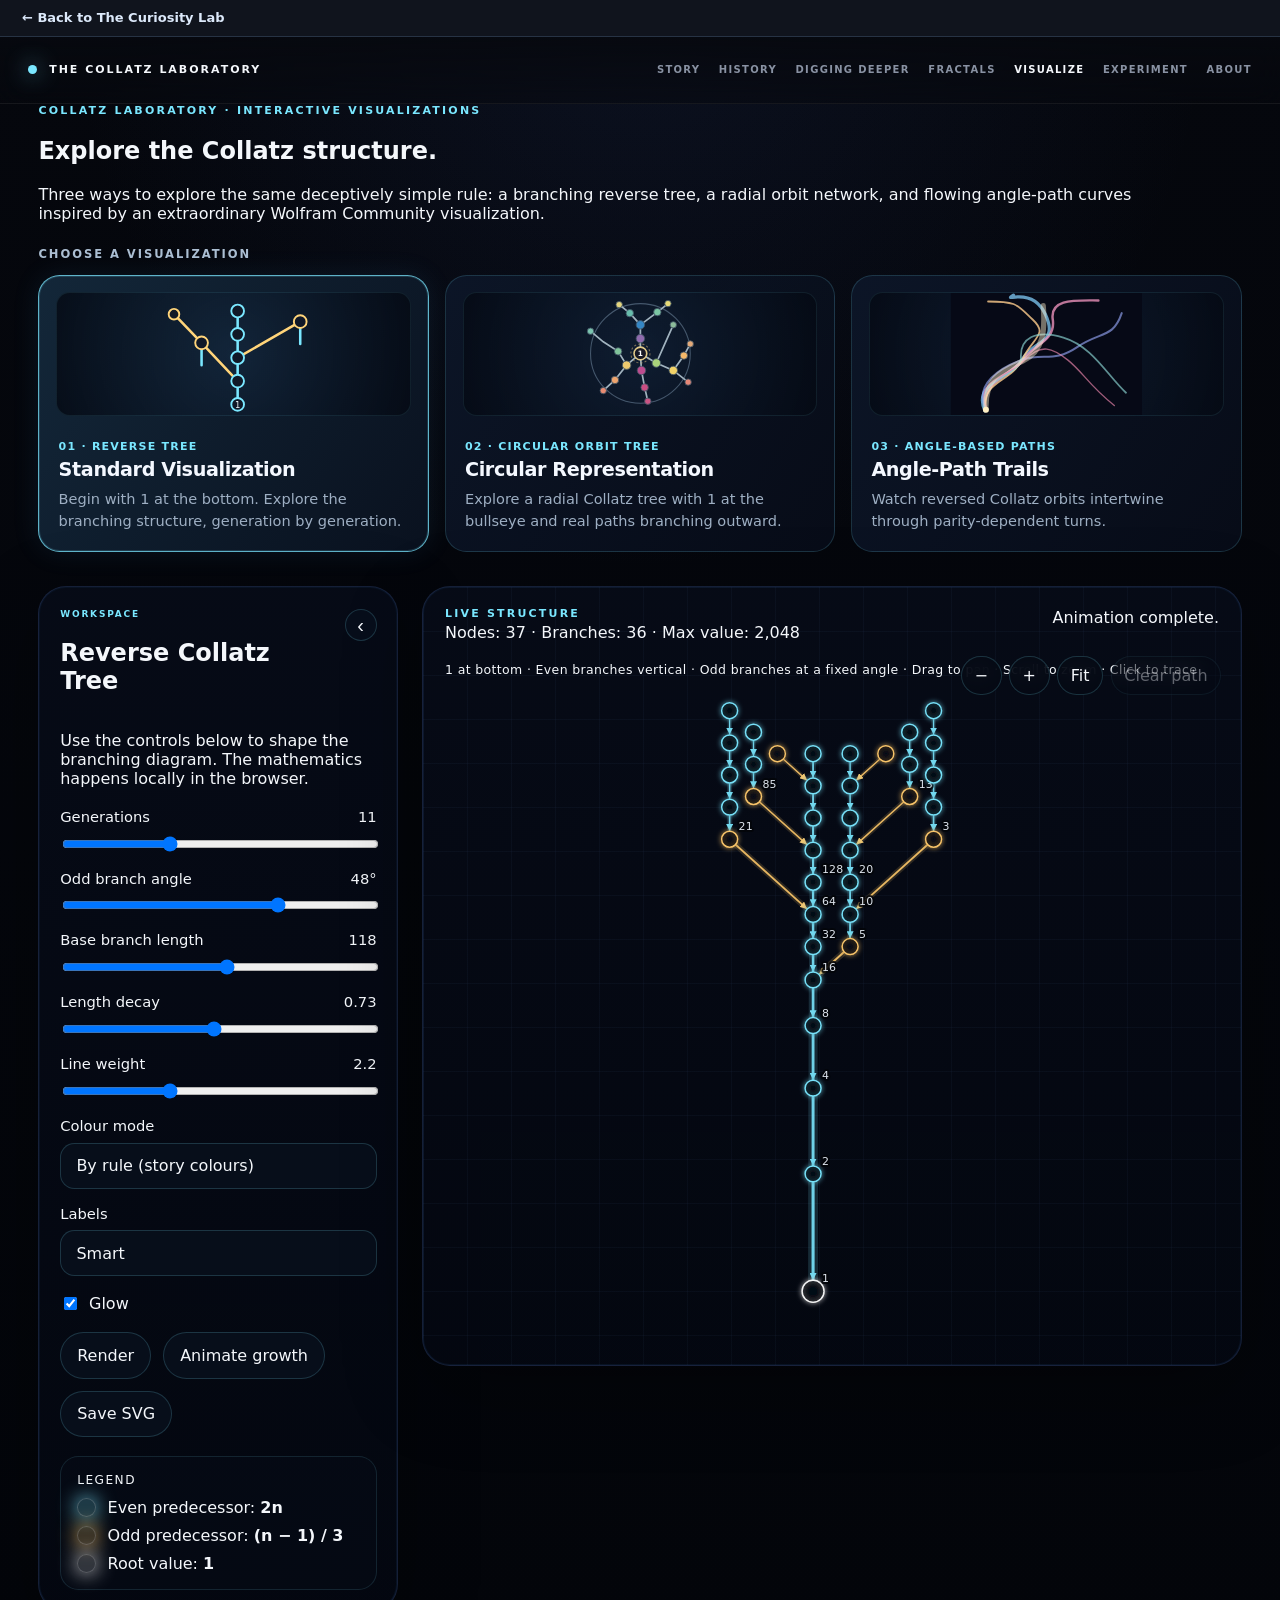
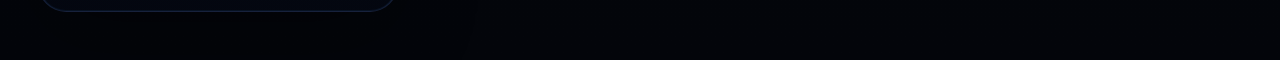
<file: visualize.html>
<!doctype html>
<html lang="en">
<head>
  <meta charset="utf-8" />
  <meta name="viewport" content="width=device-width, initial-scale=1" />
  <meta name="theme-color" content="#07090f" />
  <title>The Collatz Laboratory · Visualize</title>
  <link rel="stylesheet" href="styles.css?v=20261021-nav-all-1" />
  <link rel="stylesheet" href="visualizer.css?v=20261021-story-tree-1" />
  <link rel="stylesheet" href="orbit-circle.css?v=20261023-dark-lab-1" />
  <link rel="stylesheet" href="angle-path.css?v=20261026-four-palettes-1" />
<style id="curiosity-lab-return-style">.curiosity-lab-return{position:fixed;top:0;left:0;right:0;z-index:210;padding:9px 22px;text-align:left;background:#10141d;border-bottom:1px solid #273344;font:600 13px/1.4 ui-sans-serif,system-ui,-apple-system,"Segoe UI",sans-serif}.curiosity-lab-return a{color:#dce9fa;text-decoration:none}.curiosity-lab-return a:hover,.curiosity-lab-return a:focus-visible{text-decoration:underline}.curiosity-lab-return a:focus-visible{outline:2px solid currentColor;outline-offset:3px}.site-header{top:36px!important} </style>
</head>
<body class="visualizer-body">
  <div class="curiosity-lab-return"><a href="https://solisen14.github.io/the-curiosity-lab/" aria-label="Back to The Curiosity Lab resource hub">← Back to The Curiosity Lab</a></div>
<header class="site-header">
    <a class="brand" href="index.html" aria-label="The Collatz Laboratory home">
      <span class="brand-mark"></span>
      <span>THE COLLATZ LABORATORY</span>
    </a>
    <nav aria-label="Primary navigation">
      <a href="index.html#story">STORY</a>
      <a href="history.html">HISTORY</a>
      <a href="digging-deeper.html">DIGGING DEEPER</a>
      <a href="fractals.html">FRACTALS</a>
      <a class="active" aria-current="page" href="visualize.html">VISUALIZE</a>
      <a href="experiment.html">EXPERIMENT</a>
      <a href="about.html">ABOUT</a>
    </nav>
  </header>

  <main class="visualizer-page">

    <section class="visualizer-hero">
      <p class="eyebrow">COLLATZ LABORATORY · INTERACTIVE VISUALIZATIONS</p>
      <h1>Explore the Collatz structure.</h1>
      <p class="visualizer-sub">Three ways to explore the same deceptively simple rule: a branching reverse tree, a radial orbit network, and flowing angle-path curves inspired by an extraordinary Wolfram Community visualization.</p>
    </section>

    <section class="visualizer-picker" aria-labelledby="view-picker-heading">
      <h2 id="view-picker-heading" class="visualizer-picker-header">Choose a visualization</h2>
      <div class="visualizer-mode-cards" role="group" aria-label="Visualization type">
        <button type="button" class="visualizer-mode-card is-active" data-visualizer-mode="standard" aria-pressed="true" aria-controls="visualizerShell">
          <span class="visualizer-mode-thumb" aria-hidden="true"><svg viewBox="0 0 180 115" xmlns="http://www.w3.org/2000/svg">
<path d="M94 105V83V61V39V17 M60 68V47 M153 48V27" fill="none" stroke="#7ae7ff" stroke-width="2.4" stroke-linecap="round"/>
<path d="M94 83L60 47 M94 61L153 27 M60 47L34 20" fill="none" stroke="#ffd479" stroke-width="2.4" stroke-linecap="round"/>
<g fill="#101827" stroke="#7ae7ff" stroke-width="1.8"><circle cx="94" cy="105" r="6"/><circle cx="94" cy="83" r="6"/><circle cx="94" cy="61" r="6"/><circle cx="94" cy="39" r="6"/><circle cx="94" cy="17" r="6"/></g>
<g fill="#101827" stroke="#ffd479" stroke-width="1.8"><circle cx="60" cy="47" r="6"/><circle cx="34" cy="20" r="5"/><circle cx="153" cy="27" r="6"/></g>
<text x="94" y="108" fill="#f4fbff" text-anchor="middle" font-size="8" font-family="system-ui">1</text></svg></span>
          <span class="visualizer-mode-copy"><small>01 · Reverse tree</small><strong>Standard Visualization</strong><span>Begin with 1 at the bottom. Explore the branching structure, generation by generation.</span></span>
        </button>
        <button type="button" class="visualizer-mode-card" data-visualizer-mode="circular" aria-pressed="false" aria-controls="circleWorkspace">
          <span class="visualizer-mode-thumb" aria-hidden="true"><svg viewBox="0 0 180 115" xmlns="http://www.w3.org/2000/svg">
 <circle cx="90" cy="57" r="47" fill="none" stroke="#7d96ad" stroke-opacity=".5" stroke-width="1"/>
 <g fill="none" stroke="#a1b3bf" stroke-width="1.6" stroke-linecap="round">
  <path d="M90 57 L90 43 L90 30 L80 19 L70 11"/>
  <path d="M90 30 L106 18 L116 10"/>
  <path d="M90 57 L105 66 L121 73 L135 84"/>
  <path d="M121 73 L131 59 L137 48"/>
  <path d="M90 57 L77 68 L66 82 L55 92"/>
  <path d="M77 68 L69 55 L55 46 L43 36"/>
  <path d="M90 57 L91 73 L94 89 L97 102"/>
  <path d="M105 66 L113 48 L121 30"/>
 </g>
 <g stroke="#405364" stroke-width=".8">
  <circle cx="90" cy="43" r="4" fill="#8f6bad"/><circle cx="90" cy="30" r="4" fill="#3586c4"/>
  <circle cx="80" cy="19" r="3.5" fill="#67bdac"/><circle cx="106" cy="18" r="3.5" fill="#7bc6a4"/>
  <circle cx="105" cy="66" r="4" fill="#a9d37b"/><circle cx="121" cy="73" r="4" fill="#f1d268"/>
  <circle cx="131" cy="59" r="3.5" fill="#f4b869"/><circle cx="77" cy="68" r="4" fill="#eeca6f"/>
  <circle cx="66" cy="82" r="3.5" fill="#eea46e"/><circle cx="69" cy="55" r="3.5" fill="#80c39b"/>
  <circle cx="91" cy="73" r="4" fill="#bd4c8f"/><circle cx="94" cy="89" r="3.5" fill="#ca4d82"/>
  <circle cx="70" cy="11" r="3" fill="#e5d67f"/><circle cx="116" cy="10" r="3" fill="#e7da78"/>
  <circle cx="135" cy="84" r="3" fill="#e58777"/><circle cx="137" cy="48" r="3" fill="#e4aa79"/>
  <circle cx="55" cy="92" r="3" fill="#e98b72"/><circle cx="43" cy="36" r="3" fill="#7bc4af"/>
  <circle cx="97" cy="102" r="3" fill="#c95484"/><circle cx="121" cy="30" r="3" fill="#8cbb9a"/>
 </g>
 <circle cx="90" cy="57" r="9" fill="none" stroke="#d7b979" stroke-opacity=".55" stroke-dasharray="2 2"/>
 <circle cx="90" cy="57" r="6" fill="#181925" stroke="#e1c987" stroke-width="1.5"/>
 <text x="90" y="59.3" fill="#ffffff" font-size="7" text-anchor="middle" font-family="system-ui" font-weight="bold">1</text>
 </svg></span>
          <span class="visualizer-mode-copy"><small>02 · Circular orbit tree</small><strong>Circular Representation</strong><span>Explore a radial Collatz tree with 1 at the bullseye and real paths branching outward.</span></span>
        </button>

        <button type="button" class="visualizer-mode-card" data-visualizer-mode="angle" aria-pressed="false" aria-controls="angleWorkspace">
          <span class="visualizer-mode-thumb" aria-hidden="true">
            <svg xmlns="http://www.w3.org/2000/svg" viewBox="0 0 180 115">
              <rect width="180" height="115" fill="#060916"/>
              <g fill="none" stroke-linecap="round" stroke-linejoin="round">
                <path d="M32 111 C20 84 56 82 67 63 S102 48 89 20 S47 10 59 2" stroke="#79bfe9" stroke-opacity=".8" stroke-width="3"/>
                <path d="M33 110 C26 84 60 75 69 62 S99 45 96 25 S117 7 139 7" stroke="#e990b9" stroke-opacity=".8" stroke-width="2.3"/>
                <path d="M33 110 C29 82 56 85 67 63 S92 39 77 25 S63 8 35 8" stroke="#ffce8e" stroke-opacity=".8" stroke-width="1.7"/>
                <path d="M33 110 C21 86 47 70 67 63 S97 66 119 51 S153 43 161 19" stroke="#92a3f2" stroke-opacity=".65" stroke-width="1.9"/>
                <path d="M33 110 C22 79 67 79 66 61 S79 34 106 42 S147 77 165 94" stroke="#8bd5d3" stroke-opacity=".66" stroke-width="1.7"/>
                <path d="M34 110 C21 81 55 79 70 63 S96 52 110 63 S130 87 154 106" stroke="#ef88ae" stroke-opacity=".65" stroke-width="1.3"/>
                <path d="M33 110 C32 78 49 73 68 64 S89 36 87 12" stroke="#fff0cc" stroke-opacity=".45" stroke-width="5"/>
              </g>
              <circle cx="33" cy="110" r="2.8" fill="#fff0c3"/>
            </svg>
          </span>
          <span class="visualizer-mode-copy">
            <small>03 · Angle-based paths</small>
            <strong>Angle-Path Trails</strong>
            <span>Watch reversed Collatz orbits intertwine through parity-dependent turns.</span>
          </span>
        </button>
      </div>
    </section>

    <section id="visualizerShell" class="visualizer-shell" aria-label="Collatz visualizer workspace">
      <aside class="controls-panel">
        <div class="controls-header">
          <div class="controls-title-block">
            <p class="step-number">WORKSPACE</p>
            <h2>Reverse Collatz Tree</h2>
          </div>
          <button id="toggleControls" class="panel-toggle" type="button" aria-expanded="true" aria-label="Hide controls">‹</button>
        </div>

        <div class="controls-content">
          <p class="panel-copy">Use the controls below to shape the branching diagram. The mathematics happens locally in the browser.</p>

          <div class="control-grid">
            <label class="control-row" for="depthRange">
              <span>Generations</span>
              <output id="depthValue">11</output>
              <input id="depthRange" type="range" min="4" max="25" step="1" value="11" />
            </label>

            <label class="control-row" for="angleRange">
              <span>Odd branch angle</span>
              <output id="angleValue">48°</output>
              <input id="angleRange" type="range" min="10" max="65" step="1" value="48" />
            </label>

            <label class="control-row" for="lengthRange">
              <span>Base branch length</span>
              <output id="lengthValue">118</output>
              <input id="lengthRange" type="range" min="72" max="160" step="1" value="118" />
            </label>

            <label class="control-row" for="decayRange">
              <span>Length decay</span>
              <output id="decayValue">0.73</output>
              <input id="decayRange" type="range" min="0.62" max="0.85" step="0.01" value="0.73" />
            </label>

            <label class="control-row" for="widthRange">
              <span>Line weight</span>
              <output id="widthValue">2.2</output>
              <input id="widthRange" type="range" min="1.2" max="4.2" step="0.1" value="2.2" />
            </label>

            <label class="control-row control-select" for="colourMode">
              <span>Colour mode</span>
              <select id="colourMode">
                <option value="depth">By depth</option>
                <option value="rule" selected>By rule (story colours)</option>
                <option value="mono">Monochrome</option>
              </select>
            </label>

            <label class="control-row control-select" for="labelMode">
              <span>Labels</span>
              <select id="labelMode">
                <option value="smart" selected>Smart</option>
                <option value="all">All</option>
                <option value="hover">Hover only</option>
              </select>
            </label>
          </div>

          <div class="toggle-group">
            <label><input id="showGlow" type="checkbox" checked /> Glow</label>
          </div>

          <div class="button-row">
            <button id="renderButton" type="button">Render</button>
            <button id="animateButton" type="button">Animate growth</button>
            <button id="exportButton" type="button">Save SVG</button>
          </div>

          <div class="legend-card">
            <p class="legend-title">Legend</p>
            <div class="legend-item"><span class="legend-swatch even"></span><span>Even predecessor: <strong>2n</strong></span></div>
            <div class="legend-item"><span class="legend-swatch odd"></span><span>Odd predecessor: <strong>(n − 1) / 3</strong></span></div>
            <div class="legend-item"><span class="legend-swatch root"></span><span>Root value: <strong>1</strong></span></div>
          </div>
        </div>
      </aside>

      <section class="visualizer-stage">
        <div class="visualizer-stage-grid"></div>
        <div class="stage-toolbar">
          <div>
            <p class="eyebrow toolbar-label">LIVE STRUCTURE</p>
            <p id="statsLine" class="stats-line">Nodes: 0 · Branches: 0 · Max value: 0</p>
          </div>
          <p id="statusMessage" class="status-message">Ready.</p>
        </div>

        <div class="camera-toolbar" aria-label="View controls">
          <button id="zoomOutButton" type="button" aria-label="Zoom out">−</button>
          <button id="zoomInButton" type="button" aria-label="Zoom in">+</button>
          <button id="fitButton" type="button">Fit</button>
          <button id="clearPathButton" type="button" disabled>Clear path</button>
        </div>

        <div class="stage-hint">1 at bottom · Even branches vertical · Odd branches at a fixed angle · Drag to pan · Scroll to zoom · Click to trace</div>
        <div id="pathInfo" class="path-info hidden"></div>

        <div id="treeWrapper" class="tree-wrapper">
          <svg id="treeSvg" class="tree-svg" viewBox="0 0 1000 700" preserveAspectRatio="xMidYMid meet" aria-label="Reverse Collatz tree with 1 at the bottom and predecessors branching upward"></svg>
          <div id="treeTooltip" class="tree-tooltip hidden"></div>
        </div>
      </section>
    </section>

    <section id="circleWorkspace" class="circle-workspace" data-canvas-theme="dark" aria-label="Circular representation of Collatz orbits" hidden>
      <aside class="circle-controls">
        <p class="step-number">WORKSPACE · 02</p>
        <h2>Circular Representation</h2>
        <p class="circle-controls-description">Explore a circular tree built from real forward Collatz orbits. The value 1 is the central bullseye, with distinct number paths branching outward toward the rim. Select any node to follow its orbit back to 1.</p>

        <h3 class="circle-controls-label">How many starting integers?</h3>
        <div class="circle-count-options" role="group" aria-label="Starting integer range">
          <button type="button" data-orbit-count="25" aria-pressed="false">1–25</button>
          <button type="button" data-orbit-count="50" aria-pressed="false">1–50</button>
          <button type="button" data-orbit-count="100" aria-pressed="false">1–100</button>
          <button type="button" data-orbit-count="250" aria-pressed="true" class="is-active">1–250</button>
        </div>
        <div class="circle-theme">
          <p class="circle-theme-label">Canvas appearance</p>
          <div class="circle-theme-options" role="group" aria-label="Canvas appearance">
            <button type="button" data-circle-theme="dark" class="is-active" aria-pressed="true">Dark Laboratory</button>
            <button type="button" data-circle-theme="light" aria-pressed="false">Light Atlas</button>
          </div>
        </div>
        <div class="circle-select-wrap">
          <label for="circleFocus">Highlight a starting number</label>
          <select id="circleFocus"><option value="">All starting values</option></select>
        </div>
        <label class="circle-traffic-toggle"><input id="circleTraffic" type="checkbox" /> Emphasize frequently shared paths</label>
        <div class="circle-action-row">
          <button id="circleAnimate" type="button">Animate orbits</button>
          <button id="circleClear" type="button">Clear highlight</button>
          <button id="circleSave" type="button">Save SVG</button>
        </div>
        <div class="circle-mini-legend" aria-label="Orbit diagram legend">
          <span><i class="even"></i> Cyan when selected: even step, divide by 2</span>
          <span><i class="odd"></i> Gold when selected: odd step, 3n + 1</span>
          <span><i class="entry"></i> Rim labels: endpoints</span>
        </div>
        <p class="circle-controls-note"><strong>How to read the circle.</strong> The gold-ringed 1 is at the exact centre. Coloured dots are distinct integers, and fine connections link consecutive Collatz values. The outer branches end at labelled endpoints on the rim. Position and spacing make the branching structure visible; they do not encode the integer's magnitude. Follow the arrows of a selected orbit inward toward 1. A dashed return arc from 1 to 4 closes the familiar cycle.</p>
      </aside>
      <section class="circle-stage" aria-label="Interactive circular Collatz diagram">
        <div class="circle-stage-heading">
          <p class="eyebrow">ORBIT CIRCLE · LIVE MATHEMATICS</p>
          <h2>One rule. A circular canopy.</h2>
          <p id="circleStats" class="circle-stats">Choose Circular Representation to generate the diagram.</p>
        </div>
        <div class="circle-zoom-tools" aria-label="Circular diagram zoom controls">
          <button id="circleZoomOut" type="button" aria-label="Zoom out">−</button>
          <button id="circleZoomIn" type="button" aria-label="Zoom in">+</button>
          <button id="circleFit" type="button">Fit</button>
        </div>
        <div class="circle-canvas-wrap">
          <svg id="circleSvg" class="circle-canvas" viewBox="-500 -500 1000 1000" role="img" aria-label="Radial Collatz orbit tree with 1 at the exact centre and branches growing outward"></svg>
        </div>
        <div id="circleDetails" class="circle-details" aria-live="polite">Select a number on the diagram or from the menu to follow its orbit to 1.</div>
        <p id="circleStatus" class="circle-status" aria-live="polite">Ready.</p>
      </section>
    </section>

    <section id="angleWorkspace" class="angle-workspace" aria-label="Collatz Angle-Path Trails visualization" hidden>
      <aside class="angle-controls">
        <p class="step-number">WORKSPACE · 03</p>
        <h2>Angle-Path Trails</h2>
        <p class="angle-panel-intro">Instead of connecting numbers as nodes, transform complete Collatz orbits into drawn curves. Even and odd values make the pencil turn in opposite directions. When orbits share the same later steps, their curves retrace common paths.</p>

        <div class="angle-form">
          <div>
            <label class="angle-control-label" for="angleCount">Number of trajectories</label>
            <select id="angleCount">
              <option value="50">50 paths</option>
              <option value="200" selected>200 paths</option>
              <option value="500">500 paths</option>
              <option value="1000">1,000 paths</option>
              <option value="2000">2,000 paths (original example)</option>
            </select>
          </div>
          <div>
            <label class="angle-control-label" for="angleMax">Sample starting integers up to</label>
            <select id="angleMax">
              <option value="1000">1,000</option>
              <option value="100000">100,000</option>
              <option value="20000000">20,000,000</option>
              <option value="200000000" selected>200,000,000</option>
            </select>
          </div>
          <div class="angle-palette-control">
            <label class="angle-control-label" for="anglePalette">Colour palette</label>
            <select id="anglePalette" aria-label="Choose a palette for Angle-Path Trails">
              <option value="original" selected>Original colours</option>
              <option value="monochrome">Monochrome · ink on paper</option>
              <option value="aurora">Aurora · northern lights</option>
              <option value="ember">Ember · copper and gold</option>
            </select>
            <p class="angle-mini-help">Change the colours without changing the paths.</p>
          </div>
          <div>
            <label class="angle-control-label" for="angleExponent">Step-length exponent <output id="angleExponentValue" for="angleExponent">1.20</output></label>
            <input id="angleExponent" type="range" min="0.01" max="3.00" step="0.01" value="1.20"/>
            <p class="angle-mini-help">Determines how step lengths depend on the values visited.</p>
          </div>
          <div>
            <label class="angle-control-label" for="angleStrength">Turning strength <output id="angleStrengthValue" for="angleStrength">0.34</output></label>
            <input id="angleStrength" type="range" min="0" max="1" step="0.01" value="0.34"/>
            <p class="angle-mini-help">Controls how sharply parity changes the direction.</p>
          </div>
        </div>

        <div class="angle-actions">
          <button type="button" id="angleRandomize">New random sample</button>
          <button type="button" id="angleAnimate">Animate paths</button>
          <button type="button" id="angleSave">Save PNG</button>
        </div>

        <div class="angle-explainer">
          <h3>How the curves are constructed</h3>
          <p>Start each curve at 1 and follow a Collatz orbit backward toward its original starting number. Each value <em>r</em> determines both a step length and a left or right turn:</p>
          <p class="angle-equation">Length = r / (1 + r<sup>e</sup>)</p>
          <p class="angle-equation">Turn = aπ (log(2)/log(6) − (r mod 2))</p>
          <p>Both formulas come from the Wolfram Community example. The curves are an artistic encoding of the orbits, not literal paths of integers through space.</p>
        </div>
      </aside>

      <section class="angle-stage" aria-label="Generated angle-path curves">
        <div class="angle-stage-heading">
          <p class="eyebrow">PARITY · TURNING · SHARED ORBITS</p>
          <h2>When a sequence becomes a drawing.</h2>
          <p id="angleStats" class="angle-stats">Select Angle-Path Trails to draw the trajectories.</p>
        </div>
        <div class="angle-canvas-wrap">
          <canvas id="angleCanvas" class="angle-canvas" role="img" aria-label="Generated Collatz angle-path trajectories, with shared paths tracing over one another in the chosen colour palette"></canvas>
        </div>
        <p id="angleStatus" class="angle-status" aria-live="polite">Ready.</p>
        <div class="angle-source">
          <p><strong>Source and inspiration:</strong> This is an independent browser adaptation of a Mathematica technique originally shared by <a href="https://github.com/abogatskiy/collatz" target="_blank" rel="noopener noreferrer">Anton Bogatskiy</a> and discussed by Vitaliy Kaurov in the Wolfram Community article <a href="https://community.wolfram.com/t/a-beautiful-picture-related-to-collatz-conjecture/6591" target="_blank" rel="noopener noreferrer">“A beautiful picture related to Collatz conjecture” (September 2, 2015)</a>.</p>
          <p class="angle-method-note">The original article includes the inspirational image and Wolfram Language code. Our version independently computes the trajectories in your browser, so colouring, sampling, and appearance can differ.</p>
        </div>
      </section>
    </section>
  </main>

  <script src="visualizer.js?v=20261021-story-tree-1"></script>
  <script src="visualizer-animation-speed.js?v=20261013-1"></script>
  <script src="orbit-circle.js?v=20261025-review-1"></script>
  <script src="angle-path.js?v=20261026-four-palettes-1"></script>
</body>
</html>
</file>
<file: styles.css>
:root {
  --bg: #07090f;
  --bg-soft: #0b0e17;
  --panel: rgba(12, 16, 28, 0.72);
  --panel-strong: rgba(14, 18, 31, 0.9);
  --text: #f4f7fb;
  --muted: #8e98aa;
  --hairline: rgba(255, 255, 255, 0.11);
  --cyan: #7ae7ff;
  --violet: #9f8cff;
  --pink: #ff78b8;
  --gold: #ffd479;
  --green: #86f0bd;
  --header-h: 68px;
}

* {
  box-sizing: border-box;
}

html {
  scroll-behavior: smooth;
  background: var(--bg);
}

body {
  margin: 0;
  color: var(--text);
  background:
    radial-gradient(circle at 70% 18%, rgba(67, 77, 135, 0.13), transparent 32rem),
    linear-gradient(180deg, #080a11 0%, #05070b 100%);
  font-family: Inter, ui-sans-serif, system-ui, -apple-system, BlinkMacSystemFont, "Segoe UI", sans-serif;
  min-width: 1120px;
  overflow-x: hidden;
}

a {
  color: inherit;
}

.site-header {
  position: fixed;
  inset: 0 0 auto 0;
  height: var(--header-h);
  display: flex;
  align-items: center;
  justify-content: space-between;
  padding: 0 34px;
  z-index: 100;
  border-bottom: 1px solid rgba(255, 255, 255, 0.06);
  background: linear-gradient(180deg, rgba(7, 9, 15, 0.93), rgba(7, 9, 15, 0.5));
  backdrop-filter: blur(14px);
}

.brand {
  display: flex;
  align-items: center;
  gap: 12px;
  text-decoration: none;
  font-size: 11px;
  font-weight: 750;
  letter-spacing: 0.18em;
}

.brand-mark {
  width: 9px;
  height: 9px;
  border-radius: 50%;
  background: var(--cyan);
  box-shadow: 0 0 22px rgba(122, 231, 255, 0.85);
}

nav {
  display: flex;
  gap: 30px;
  align-items: center;
  font-size: 10px;
  font-weight: 700;
  letter-spacing: 0.17em;
}

nav a,
.nav-placeholder {
  text-decoration: none;
  color: #8992a3;
}

nav a.active {
  color: var(--text);
}

.nav-placeholder {
  opacity: 0.38;
  cursor: default;
}

.hero {
  position: relative;
  height: 100vh;
  min-height: 720px;
  display: flex;
  flex-direction: column;
  justify-content: center;
  padding: 0 8vw;
  overflow: hidden;
}

.hero::before {
  content: "";
  position: absolute;
  width: 1px;
  height: 54vh;
  left: 5vw;
  top: 23vh;
  background: linear-gradient(transparent, rgba(122, 231, 255, 0.45), transparent);
}

.hero-glow {
  position: absolute;
  width: 42vw;
  height: 42vw;
  right: 5vw;
  top: 19vh;
  border-radius: 50%;
  background:
    radial-gradient(circle at 47% 48%, rgba(122, 231, 255, 0.18) 0 2%, transparent 2.5%),
    radial-gradient(circle at 50% 50%, rgba(91, 109, 188, 0.14), transparent 58%);
  filter: blur(6px);
}

.hero-glow::before,
.hero-glow::after {
  content: "";
  position: absolute;
  inset: 15%;
  border-radius: 50%;
  border: 1px solid rgba(122, 231, 255, 0.13);
}

.hero-glow::after {
  inset: 29%;
  border-color: rgba(159, 140, 255, 0.16);
}

.eyebrow,
.kicker,
.step-number,
.chapter {
  text-transform: uppercase;
  letter-spacing: 0.2em;
  font-weight: 750;
}

.eyebrow {
  margin: 0 0 20px;
  color: var(--cyan);
  font-size: 11px;
}

.hero h1 {
  margin: 0;
  max-width: 900px;
  font-size: clamp(76px, 7.3vw, 132px);
  line-height: 0.84;
  letter-spacing: -0.055em;
  font-weight: 650;
}

.hero h1 span {
  color: transparent;
  -webkit-text-stroke: 1px rgba(244, 247, 251, 0.72);
}

.hero-sub {
  margin: 34px 0 0;
  max-width: 520px;
  color: #9ca6b6;
  font-size: 18px;
  line-height: 1.65;
}

.scroll-cue {
  position: absolute;
  left: 8vw;
  bottom: 46px;
  display: flex;
  gap: 14px;
  align-items: center;
  text-decoration: none;
  font-size: 9px;
  font-weight: 800;
  letter-spacing: 0.22em;
  color: #8992a3;
}

.scroll-line {
  width: 82px;
  height: 1px;
  background: linear-gradient(90deg, var(--cyan), transparent);
}

.reveal-up {
  animation: hero-rise 1s cubic-bezier(0.2, 0.72, 0.25, 1) both;
}

.hero h1.reveal-up { animation-delay: 90ms; }
.hero-sub.reveal-up { animation-delay: 180ms; }

@keyframes hero-rise {
  from { opacity: 0; transform: translateY(28px); }
  to { opacity: 1; transform: translateY(0); }
}

.story-shell {
  position: relative;
}

.sticky-stage {
  position: sticky;
  top: 0;
  height: 100vh;
  min-height: 720px;
  overflow: hidden;
  background:
    radial-gradient(circle at 48% 48%, rgba(29, 40, 74, 0.17), transparent 42%),
    #07090f;
  z-index: 1;
}

.stage-grid {
  position: absolute;
  inset: 0;
  opacity: 0.21;
  background-image:
    linear-gradient(rgba(255,255,255,.035) 1px, transparent 1px),
    linear-gradient(90deg, rgba(255,255,255,.035) 1px, transparent 1px);
  background-size: 56px 56px;
  mask-image: linear-gradient(to bottom, transparent 3%, black 22%, black 82%, transparent 100%);
}

.stage-vignette {
  position: absolute;
  inset: 0;
  box-shadow: inset 0 0 140px 45px rgba(0,0,0,0.64);
  pointer-events: none;
}

.stage-heading {
  position: absolute;
  top: 104px;
  left: 5vw;
  display: flex;
  gap: 17px;
  align-items: flex-start;
}

.chapter {
  display: grid;
  place-items: center;
  width: 38px;
  height: 38px;
  border: 1px solid var(--hairline);
  border-radius: 50%;
  color: var(--cyan);
  font-size: 9px;
}

.kicker {
  margin: 1px 0 6px;
  font-size: 9px;
  color: #7d8798;
}

.stage-heading h2 {
  margin: 0;
  font-size: 26px;
  font-weight: 540;
  letter-spacing: -0.025em;
}

.sequence-area {
  position: absolute;
  left: 5vw;
  right: 5vw;
  top: 48%;
  transform: translateY(-50%);
  display: flex;
  flex-direction: column;
  gap: 40px;
  z-index: 5;
}

.sequence-row {
  position: relative;
  display: grid;
  grid-template-columns: 92px minmax(0, 1fr);
  gap: 24px;
  align-items: center;
}

.row-label {
  color: #6f7889;
  font-size: 9px;
  font-weight: 760;
  letter-spacing: 0.18em;
  text-transform: uppercase;
}

.path-track {
  display: flex;
  align-items: center;
  width: 100%;
  min-width: 0;
}

.node-wrap {
  display: flex;
  align-items: center;
  flex: 1 1 0;
  min-width: 0;
}

.node-wrap:last-child {
  flex: 0 0 auto;
}

.path-node {
  --node-colour: var(--cyan);
  width: 64px;
  height: 64px;
  flex: 0 0 64px;
  display: grid;
  place-items: center;
  border-radius: 50%;
  border: 1px solid color-mix(in srgb, var(--node-colour) 74%, transparent);
  background: color-mix(in srgb, var(--node-colour) 6%, rgba(9, 12, 19, .94));
  color: #f9fbff;
  font-size: 18px;
  font-variant-numeric: tabular-nums;
  box-shadow:
    0 0 0 5px color-mix(in srgb, var(--node-colour) 4%, transparent),
    0 0 30px color-mix(in srgb, var(--node-colour) 18%, transparent);
  opacity: 0;
  transform: translateY(16px) scale(.9);
  transition: opacity .48s ease, transform .58s cubic-bezier(.16,.78,.28,1), box-shadow .35s ease;
}

.path-node.visible {
  opacity: 1;
  transform: translateY(0) scale(1);
}

.path-node.end-node {
  box-shadow:
    0 0 0 7px color-mix(in srgb, var(--node-colour) 6%, transparent),
    0 0 46px color-mix(in srgb, var(--node-colour) 30%, transparent);
}

.connector {
  --line-colour: var(--cyan);
  position: relative;
  height: 1px;
  flex: 1 1 auto;
  min-width: 24px;
  margin: 0 12px;
  background: rgba(255,255,255,.08);
  overflow: hidden;
}

.connector::after {
  content: "";
  position: absolute;
  inset: 0;
  transform-origin: left center;
  transform: scaleX(0);
  background: linear-gradient(90deg, color-mix(in srgb, var(--line-colour) 80%, white 8%), color-mix(in srgb, var(--line-colour) 35%, transparent));
  box-shadow: 0 0 12px color-mix(in srgb, var(--line-colour) 35%, transparent);
  transition: transform .52s cubic-bezier(.2,.8,.25,1);
}

.connector.visible::after {
  transform: scaleX(1);
}

.colour-cyan { --node-colour: var(--cyan); --line-colour: var(--cyan); }
.colour-violet { --node-colour: var(--violet); --line-colour: var(--violet); }
.colour-pink { --node-colour: var(--pink); --line-colour: var(--pink); }
.colour-gold { --node-colour: var(--gold); --line-colour: var(--gold); }

.shared-node {
  animation: shared-pulse 1.2s ease-in-out infinite alternate;
}

@keyframes shared-pulse {
  from { filter: brightness(1); }
  to { filter: brightness(1.35); }
}

.floating-prompt {
  position: absolute;
  left: 5vw;
  bottom: 13vh;
  max-width: 580px;
  padding-left: 18px;
  border-left: 1px solid var(--cyan);
  z-index: 8;
  transition: opacity .35s ease, transform .45s cubic-bezier(.2,.75,.25,1);
}

.floating-prompt p {
  margin: 0;
  font-size: 17px;
  line-height: 1.55;
  color: #d7dde7;
}

.choice-panel {
  position: absolute;
  left: 5vw;
  bottom: 10vh;
  display: flex;
  flex-wrap: wrap;
  gap: 10px;
  max-width: 680px;
  z-index: 20;
  transition: opacity .35s ease, transform .45s ease;
}

.choice-label {
  width: 100%;
  margin-bottom: 4px;
  color: #7f899a;
  font-size: 9px;
  font-weight: 760;
  letter-spacing: .18em;
  text-transform: uppercase;
}

.choice-button {
  min-width: 92px;
  height: 48px;
  padding: 0 18px;
  border: 1px solid rgba(255,255,255,.16);
  border-radius: 999px;
  color: #eef4fb;
  background: rgba(13,17,29,.86);
  font: inherit;
  font-size: 15px;
  cursor: pointer;
  transition: border-color .2s ease, background .2s ease, transform .2s ease, box-shadow .2s ease;
}

.choice-button:hover {
  transform: translateY(-2px);
  border-color: rgba(122,231,255,.55);
  box-shadow: 0 8px 30px rgba(0,0,0,.28);
}

.choice-button.done {
  border-color: rgba(134,240,189,.48);
  background: rgba(134,240,189,.08);
  color: var(--green);
}

.choice-button.active {
  border-color: rgba(255,212,121,.58);
  box-shadow: 0 0 28px rgba(255,212,121,.09);
}

.status-pill {
  position: absolute;
  right: 5vw;
  top: 116px;
  padding: 10px 14px;
  border: 1px solid rgba(255,255,255,.1);
  border-radius: 999px;
  color: #9ea7b6;
  background: rgba(10,13,22,.74);
  backdrop-filter: blur(10px);
  font-size: 10px;
  font-weight: 760;
  letter-spacing: .14em;
  text-transform: uppercase;
  transition: opacity .35s ease, transform .35s ease;
}

.hidden {
  opacity: 0 !important;
  transform: translateY(18px) !important;
  pointer-events: none !important;
}

.story-steps {
  position: relative;
  z-index: 10;
  margin-top: -100vh;
  pointer-events: none;
}

.story-step {
  min-height: 92vh;
  padding: 22vh 5vw 14vh 62vw;
  display: flex;
  align-items: center;
}

.story-step.tall-step {
  min-height: 116vh;
}

.story-step.choice-step {
  min-height: 112vh;
  align-items: flex-end;
  padding-bottom: 17vh;
}

.step-card {
  width: min(480px, 31vw);
  padding: 26px 28px;
  border: 1px solid rgba(255,255,255,.1);
  border-radius: 18px;
  background: linear-gradient(180deg, rgba(15,19,32,.79), rgba(9,12,20,.69));
  box-shadow: 0 24px 70px rgba(0,0,0,.28);
  backdrop-filter: blur(16px);
  pointer-events: auto;
  opacity: .28;
  transform: translateY(55px);
  transition: opacity .55s ease, transform .7s cubic-bezier(.18,.78,.22,1), border-color .35s ease;
}

.story-step.is-active .step-card {
  opacity: 1;
  transform: translateY(0);
  border-color: rgba(122,231,255,.18);
}

.step-number {
  margin: 0 0 14px;
  color: var(--cyan);
  font-size: 9px;
}

.step-card h3 {
  margin: 0;
  font-size: 25px;
  line-height: 1.2;
  letter-spacing: -.025em;
  font-weight: 560;
}

.step-card > p:last-child {
  margin: 15px 0 0;
  color: #99a3b3;
  line-height: 1.62;
  font-size: 14px;
}

.whisper-card {
  padding: 18px 20px;
  width: auto;
  display: inline-block;
}

.whisper-card p {
  margin: 0 !important;
  color: #a2acba !important;
}

.prompt-card h3 {
  font-size: 30px;
}

.rule-lines {
  display: grid;
  gap: 10px;
  margin-top: 4px;
}

.rule-lines p {
  margin: 0;
  display: flex;
  align-items: baseline;
  justify-content: space-between;
  gap: 24px;
  padding: 13px 0;
  border-bottom: 1px solid rgba(255,255,255,.08);
}

.rule-lines p:last-child {
  border-bottom: 0;
}

.rule-lines span {
  color: #7f899a;
  font-size: 9px;
  font-weight: 760;
  letter-spacing: .18em;
}

.rule-lines strong {
  color: #fff;
  font-size: 24px;
  font-weight: 520;
}

.conjecture-card {
  border-color: rgba(255,212,121,.22);
}

.story-step.is-active .conjecture-card {
  border-color: rgba(255,212,121,.42);
}

.conjecture-card .step-number {
  color: var(--gold);
}

.refined-card {
  border-color: rgba(134,240,189,.23);
}

.refined-card .step-number {
  color: var(--green);
}

@media (max-height: 780px) {
  .stage-heading { top: 88px; }
  .sequence-area { top: 46%; }
  .choice-panel, .floating-prompt { bottom: 7vh; }
}

/* On the test-the-conjecture screen, the floating 6/40/42 controls
   otherwise overlap the explanation at the bottom-left on short viewports.
   Lift just this set of controls, leaving the prompt at its original spot. */
#choice-panel:has(button[data-test]) {
  bottom: clamp(122px, 25vh, 230px);
}


/* The story's final chapter is a full-screen typographic reveal, not a
   floating step card. Earlier scenes and their geometry remain unchanged. */
.story-step.finale-trigger { min-height: 125vh; }
.sticky-stage.conjecture-is-visible .stage-heading,
.sticky-stage.conjecture-is-visible .status-pill,
.sticky-stage.conjecture-is-visible .floating-prompt {
  opacity: 0 !important;
  pointer-events: none;
  transition: opacity .45s ease;
}
.conjecture-finale {
  position: fixed;
  inset: 0;
  z-index: 30;
  overflow-y: auto;
  overscroll-behavior: contain;
  display: flex;
  align-items: center;
  justify-content: center;
  padding: calc(var(--header-h) + 36px) 7vw 36px;
  background:
    radial-gradient(ellipse 52% 53% at 47% 40%, rgba(35,60,95,.21), transparent 75%),
    radial-gradient(ellipse 25% 29% at 78% 68%, rgba(159,140,255,.07), transparent 90%),
    linear-gradient(180deg, rgba(7,9,15,.96), rgba(7,9,15,.985));
  opacity: 0;
  visibility: hidden;
  transform: translateY(30px);
  pointer-events: none;
  transition: opacity .9s ease, transform 1.05s cubic-bezier(.18,.78,.22,1),
              visibility 0s linear 1.05s;
}
.conjecture-finale.is-visible {
  opacity: 1;
  visibility: visible;
  transform: translateY(0);
  pointer-events: auto;
  transition: opacity .9s ease .24s, transform 1.05s cubic-bezier(.18,.78,.22,1) .13s,
              visibility 0s;
}
.conjecture-finale-inner { width: min(100%, 1000px); margin-inline: auto; }
.finale-eyebrow, .finale-journey-label, .finale-rule-name {
  color: #98a7bd;
  font-size: 11px;
  font-weight: 760;
  letter-spacing: .22em;
}
.finale-eyebrow { display: flex; align-items: center; gap: 12px; margin: 0 0 20px; }
.finale-spark {
  flex: none;
  width: 8px; height: 8px; border-radius: 50%;
  background: #7ae7ff; box-shadow: 0 0 20px rgba(122,231,255,.75);
}
.finale-title {
  margin: 0 0 22px;
  max-width: 1000px;
  font-size: clamp(56px, 6.8vw, 108px);
  font-weight: 550;
  letter-spacing: -.065em;
  line-height: 1.03;
}
.finale-title span {
  color: #89eaff;
  text-shadow: 0 0 64px rgba(122,231,255,.22);
}
.finale-intro {
  margin: 0 0 18px;
  font-size: clamp(18px, 2vw, 25px);
  color: #afb9cc;
  letter-spacing: -.02em;
}
.finale-intro strong { color: #f6faff; font-weight: 550; }
.finale-rules { display: flex; flex-wrap: wrap; gap: 14px; margin: 0 0 22px; }
.finale-rule {
  display: flex;
  align-items: baseline;
  flex-wrap: wrap;
  gap: 12px;
  min-width: 285px;
  padding: 14px 20px;
  border: 1px solid rgba(122,231,255,.14);
  border-radius: 13px;
  background: rgba(11,20,34,.63);
}
.finale-rule:nth-child(2) { border-color: rgba(255,212,121,.16); }
.finale-rule-name { color: #80def3; font-size: 9px; }
.finale-rule:nth-child(2) .finale-rule-name { color: #ffd479; }
.finale-rule strong { color: #eef4fd; font-size: 16px; font-weight: 520; }
.finale-rule-symbol { color: #8c99ae; font-size: 14px; }
.finale-statement {
  max-width: 990px;
  margin: 0 0 12px;
  color: #c8d1df;
  font-size: clamp(18px, 1.8vw, 24px);
  line-height: 1.48;
  letter-spacing: -.014em;
}
.finale-statement strong { color: #f7faff; font-weight: 610; }
.finale-footnote {
  margin: 0 0 30px;
  color: #9caabe;
  font-size: clamp(14px, 1.2vw, 16px);
  line-height: 1.6;
}
.finale-cycle { color: #ffd479; white-space: nowrap; }
.finale-journey { border-top: 1px solid rgba(255,255,255,.12); padding-top: 25px; }
.finale-journey-label { margin: 0 0 17px; font-size: 10px; }
.finale-pathways { display: grid; grid-template-columns: repeat(3, minmax(0, 1fr)); gap: 14px; }
.finale-path {
  display: flex;
  align-items: center;
  justify-content: space-between;
  gap: 10px;
  padding: 20px 22px;
  min-height: 69px;
  background: linear-gradient(135deg, rgba(25,35,58,.82), rgba(10,15,27,.85));
  border: 1px solid rgba(122,231,255,.22);
  border-radius: 13px;
  color: #eff7fc;
  text-decoration: none;
  font-size: 17px;
  font-weight: 570;
  letter-spacing: -.01em;
  transition: transform .25s ease, border-color .25s ease, background .25s ease, box-shadow .25s ease;
}
.finale-path:nth-child(2) { border-color: rgba(159,140,255,.3); }
.finale-path:nth-child(3) { border-color: rgba(255,212,121,.27); }
.finale-path > span:last-child { color: #7ae7ff; font-size: 19px; }
.finale-path:nth-child(2) > span:last-child { color: #b7a7ff; }
.finale-path:nth-child(3) > span:last-child { color: #ffd479; }
.finale-path:hover, .finale-path:focus-visible {
  transform: translateY(-4px);
  border-color: #7ae7ff;
  box-shadow: 0 12px 42px rgba(31,106,143,.19);
  outline: none;
}
.finale-path:focus-visible { outline: 2px solid #7ae7ff; outline-offset: 3px; }
@media (max-width: 900px) {
  .conjecture-finale { padding-left: 5vw; padding-right: 5vw; }
  .finale-title { font-size: clamp(46px, 8vw, 78px); }
  .finale-path { padding: 17px 15px; font-size: 15px; }
}
@media (max-height: 790px) {
  .conjecture-finale { padding-top: calc(var(--header-h) + 20px); padding-bottom: 12px; align-items: flex-start; }
  .finale-eyebrow { margin-bottom: 11px; }
  .finale-title { font-size: clamp(46px, 5.7vw, 73px); margin-bottom: 12px; }
  .finale-intro { margin-bottom: 10px; }
  .finale-rules { margin-bottom: 12px; }
  .finale-rule { padding: 11px 15px; }
  .finale-footnote { margin-bottom: 16px; }
  .finale-journey { padding-top: 14px; }
  .finale-journey-label { margin-bottom: 10px; }
  .finale-path { min-height: 52px; padding: 13px 17px; }
}
@media (max-width: 700px) {
  .finale-pathways { grid-template-columns: 1fr; gap: 8px; }
  .finale-path { min-height: 48px; }
}
@media (prefers-reduced-motion: reduce) {
  .conjecture-finale, .finale-path { transition-duration: .01ms !important; transition-delay: 0s !important; }
}


@media (max-height: 600px) {
  .conjecture-finale { padding-top: calc(var(--header-h) + 10px); }
  .finale-eyebrow { margin-bottom: 7px; }
  .finale-title { font-size: clamp(39px, 5vw, 60px); margin-bottom: 9px; }
  .finale-intro { font-size: 17px; margin-bottom: 8px; }
  .finale-rule { padding: 8px 13px; }
  .finale-rule strong { font-size: 14px; }
  .finale-statement { font-size: 17px; margin-bottom: 7px; }
  .finale-footnote { font-size: 13px; margin-bottom: 10px; }
  .finale-journey { padding-top: 10px; }
  .finale-journey-label { margin-bottom: 8px; }
  .finale-path { min-height: 45px; padding: 10px 15px; }
}


/* Six-way exploration hub with the SAME tree as a compact visual reminder.
   The miniature belongs beside the heading; the rules and links stay full-width. */
.conjecture-finale-inner { width: min(100%, 1100px); }
.finale-opening {
  display: grid;
  grid-template-columns: minmax(175px, 248px) minmax(0, 1fr);
  align-items: center;
  gap: clamp(17px, 2.8vw, 42px);
  min-height: 235px;
  margin-bottom: 5px;
}
.finale-opening-copy { min-width: 0; }
.finale-opening .finale-title {
  max-width: none;
  font-size: clamp(48px, 5.25vw, 83px);
  margin-bottom: 13px;
}
.finale-opening .finale-eyebrow { margin-bottom: 12px; }
.finale-opening .finale-intro { margin-bottom: 0; }
.finale-tree-reminder {
  position: relative;
  align-self: stretch;
  min-height: 212px;
  height: clamp(218px, 29vh, 300px);
  isolation: isolate;
  display: flex;
  align-items: center;
  justify-content: center;
}
.finale-tree-reminder::before {
  content: "";
  position: absolute;
  inset: 12% -15% 6%;
  background: radial-gradient(ellipse at center, rgba(47, 110, 152, .15), transparent 75%);
  filter: blur(16px);
  z-index: -1;
  pointer-events: none;
}
.finale-tree-reminder > svg {
  display: block;
  height: 100%;
  width: 100%;
  overflow: visible;
  filter: drop-shadow(0 0 4px rgba(93, 197, 240, .08));
}
.finale-tree-caption {
  position: absolute;
  left: 0;
  right: 0;
  bottom: -6px;
  margin: 0;
  text-align: center;
  font-size: 9px;
  font-weight: 760;
  letter-spacing: .16em;
  color: #7e93ab;
}
.finale-tree-reminder .mini-tree-edge { fill: none; stroke-width: 3.3; stroke-linecap: round; opacity: .8; }
.finale-tree-reminder .mini-tree-edge.even { stroke: #7ae7ff; }
.finale-tree-reminder .mini-tree-edge.odd { stroke: #ffd479; }
.finale-tree-reminder .mini-tree-edge.spine { stroke-width: 5; filter: drop-shadow(0 0 6px #7ae7ff58); }
.finale-tree-reminder .mini-tree-node circle { fill: #0a101b; stroke: #9f8cff; stroke-width: 3.5; }
.finale-tree-reminder .mini-tree-node.spine circle { stroke: #7ae7ff; stroke-width: 4.5; filter: drop-shadow(0 0 7px #7ae7ff60); }
.finale-tree-reminder .mini-tree-node.tip circle { stroke: #ff78b8; }
.finale-tree-reminder .mini-tree-node text {
  fill: #ebf6ff;
  font: 650 28px Inter, ui-sans-serif, system-ui, sans-serif;
  dominant-baseline: central;
  text-anchor: middle;
}
.finale-tree-reminder .mini-tree-loop { fill: none; stroke: #ffd479; stroke-width: 5; stroke-linecap: round; filter: drop-shadow(0 0 7px #ffd47965); }
.finale-pathways { grid-template-columns: repeat(3, minmax(0, 1fr)); row-gap: 12px; }
.finale-path { min-height: 57px; padding: 15px 20px; }
.finale-footnote { margin-bottom: 19px; }
.finale-journey { padding-top: 18px; }
.finale-journey-label { margin-bottom: 12px; }

/* A restrained second palette row avoids six identical cards. */
.finale-path:nth-child(4) { border-color: rgba(122, 231, 255, .29); }
.finale-path:nth-child(5) { border-color: rgba(159, 140, 255, .30); }
.finale-path:nth-child(6) { border-color: rgba(255, 212, 121, .27); }
.finale-path:nth-child(4) > span:last-child { color: #7ae7ff; }
.finale-path:nth-child(5) > span:last-child { color: #b7a7ff; }
.finale-path:nth-child(6) > span:last-child { color: #ffd479; }
.site-header nav a {
  text-decoration: none;
  transition: color .2s ease;
}
.site-header nav a:hover,
.site-header nav a:focus-visible { color: #7ae7ff; }

@media (max-height: 820px) {
  .finale-opening { min-height: 164px; margin-bottom: 0; }
  .finale-tree-reminder { height: clamp(155px, 23vh, 220px); min-height: 150px; }
  .finale-opening .finale-title { font-size: clamp(44px, 4.9vw, 70px); margin-bottom: 8px; }
  .finale-opening .finale-eyebrow { margin-bottom: 8px; }
  .finale-path { min-height: 44px; padding: 10px 15px; }
  .finale-pathways { row-gap: 8px; }
  .finale-journey { padding-top: 11px; }
  .finale-footnote { margin-bottom: 12px; }
}
@media (max-height: 650px) {
  .finale-opening { grid-template-columns: 148px minmax(0,1fr); }
  .finale-tree-reminder { height: 130px; min-height: 120px; }
  .finale-tree-caption { display: none; }
  .finale-opening .finale-title { font-size: clamp(39px, 4.1vw, 59px); }
  .finale-journey-label { margin-bottom: 7px; }
  .finale-path { min-height: 39px; padding: 8px 13px; font-size: 14px; }
}
@media (max-width: 900px) {
  .finale-opening { grid-template-columns: 180px minmax(0, 1fr); gap: 14px; }
  .finale-opening .finale-title { font-size: clamp(39px, 5vw, 65px); }
}
@media (max-width: 680px) {
  .finale-opening { grid-template-columns: 115px minmax(0, 1fr); gap: 12px; }
  .finale-tree-reminder { height: 150px; min-height: 145px; }
  .finale-opening .finale-title { font-size: clamp(35px, 6.7vw, 55px); }
  .finale-tree-caption { display: none; }
  .finale-pathways { grid-template-columns: repeat(2, minmax(0, 1fr)); }
}


/* Chapter 15 polishing: place the complete miniature tree to the RIGHT of
   “Conjecture.” Keep a reserved column so the tree cannot cover the title,
   rule pills, definition or six navigation buttons. */
.finale-opening {
  display: grid;
  grid-template-columns: minmax(0, 1fr) clamp(155px, 18vw, 225px);
  align-items: center;
  column-gap: clamp(14px, 2vw, 30px);
  min-height: 0;
  margin-bottom: 13px;
}
.finale-opening-copy {
  grid-column: 1;
  grid-row: 1;
  min-width: 0;
}
.finale-opening .finale-title {
  max-width: 100%;
  font-size: clamp(43px, 4.75vw, 74px);
  text-wrap: balance;
}
.finale-tree-reminder {
  grid-column: 2;
  grid-row: 1;
  justify-self: end;
  align-self: center;
  width: 100%;
  max-width: 225px;
  min-height: 0;
  height: clamp(154px, 24vh, 233px);
  overflow: hidden;
  margin: 0;
}
.finale-tree-reminder > svg {
  width: 100%;
  height: calc(100% - 18px);
  max-width: 100%;
  max-height: 100%;
  overflow: hidden;
}
.finale-tree-caption {
  position: absolute;
  bottom: 0;
  left: 0;
  right: 0;
  white-space: nowrap;
  font-size: 8px;
  line-height: 12px;
  pointer-events: none;
}
@media (max-height: 820px) {
  .finale-opening { min-height: 0; margin-bottom: 8px; }
  .finale-tree-reminder {
    height: clamp(127px, 21vh, 184px);
    min-height: 0;
  }
  .finale-opening .finale-title { font-size: clamp(42px, 4.4vw, 66px); }
}
@media (max-height: 650px) {
  .finale-opening {
    grid-template-columns: minmax(0, 1fr) clamp(118px, 15vw, 154px);
    min-height: 0;
  }
  .finale-tree-reminder {
    height: 125px;
    min-height: 0;
  }
  .finale-opening .finale-title { font-size: clamp(36px, 4vw, 58px); }
  .finale-tree-caption { display: none; }
  .finale-tree-reminder > svg { height: 100%; }
}
@media (max-width: 900px) {
  .finale-opening {
    grid-template-columns: minmax(0, 1fr) clamp(115px, 18vw, 173px);
    column-gap: 12px;
  }
  .finale-opening .finale-title { font-size: clamp(35px, 4.7vw, 59px); }
}
@media (max-width: 680px) {
  .finale-opening {
    grid-template-columns: minmax(0, 1fr) 105px;
    gap: 8px;
  }
  .finale-tree-reminder { height: 124px; }
  .finale-opening .finale-title { font-size: clamp(32px, 6vw, 44px); }
  .finale-tree-caption { display: none; }
  .finale-tree-reminder > svg { height: 100%; }
}


/* All seven chapter destinations are always available in the top navigation.
   At narrower widths the nav can scroll independently instead of colliding
   with the site brand or pushing links outside the viewport. */
.site-header {
  gap: clamp(12px, 2vw, 26px);
  padding-inline: clamp(16px, 2.2vw, 34px);
}
.site-header .brand {
  flex: 0 0 auto;
  white-space: nowrap;
}
.site-header nav[aria-label="Primary navigation"] {
  display: flex;
  align-items: center;
  justify-content: flex-end;
  flex: 0 1 auto;
  min-width: 0;
  max-width: 100%;
  gap: clamp(9px, 1.45vw, 23px);
  overflow-x: auto;
  overflow-y: hidden;
  white-space: nowrap;
  scrollbar-width: none;
  -ms-overflow-style: none;
  font-size: 10px;
  letter-spacing: .13em;
}
.site-header nav[aria-label="Primary navigation"]::-webkit-scrollbar { display: none; }
.site-header nav[aria-label="Primary navigation"] a {
  flex: 0 0 auto;
  display: inline-flex;
  align-items: center;
  min-height: 36px;
}
.site-header nav[aria-label="Primary navigation"] a[aria-current="page"] {
  color: #f4f7fb;
}
@media (max-width: 1100px) {
  .site-header nav[aria-label="Primary navigation"] {
    gap: clamp(8px, 1.05vw, 15px);
    font-size: 9px;
    letter-spacing: .095em;
  }
  .site-header .brand { font-size: 10px; letter-spacing: .12em; }
}
@media (max-width: 760px) {
  .site-header { gap: 10px; padding-inline: 12px; }
  .site-header .brand { font-size: 9px; gap: 6px; letter-spacing: .08em; }
  .site-header nav[aria-label="Primary navigation"] {
    justify-content: flex-start;
    flex: 1 1 auto;
    gap: 14px;
    font-size: 9px;
  }
  .site-header .brand-mark { width: 7px; height: 7px; }
}
</file>
<file: story-patterns.css>
/* The Collatz Laboratory · Patterns & Sequences prologue (Story chapter 00).
 * Contained within the existing sticky stage; no change to later scenes.
 */
.sequence-area.pattern-prologue-mode {
  top:49%;
  pointer-events:none;
}
.pattern-stage {
  --pattern-accent:#7ae7ff;
  position:relative;
  width:min(55vw,785px);
  min-height:300px;
  margin:0;
  padding:31px 27px 26px;
  border:1px solid color-mix(in srgb,var(--pattern-accent) 25%,rgba(255,255,255,.08));
  border-radius:21px;
  background:
    radial-gradient(ellipse at 70% 0%,color-mix(in srgb,var(--pattern-accent) 9%,transparent),transparent 68%),
    linear-gradient(140deg,rgba(15,22,40,.94),rgba(8,13,24,.96));
  box-shadow:0 30px 90px rgba(1,5,15,.38);
}
.pattern-stage.pattern-violet {--pattern-accent:#bba2fa;}
.pattern-stage.pattern-gold {--pattern-accent:#ffd479;}
.pattern-stage-top {
  display:flex;
  align-items:center;
  justify-content:space-between;
  flex-wrap:wrap;
  gap:10px;
  margin-bottom:40px;
  font-size:10px;
  font-weight:780;
  letter-spacing:.16em;
}
.pattern-stage-kicker {color:var(--pattern-accent);}
.pattern-stage-label {color:#a1adc2;}
.pattern-numbers {
  display:flex;
  flex-wrap:nowrap;
  align-items:center;
  justify-content:center;
  gap:clamp(6px,.9vw,14px);
  min-width:0;
}
.pattern-number {
  border-radius:50%;
  flex:1 1 0;
  min-width:0;
  max-width:91px;
  aspect-ratio:1;
  display:grid;
  place-items:center;
  padding:2px;
  color:#f2f8ff;
  border:1px solid color-mix(in srgb,var(--pattern-accent) 33%,rgba(255,255,255,.15));
  border-radius:50%;
  background:rgba(6,16,30,.81);
  font-size:clamp(20px,2.25vw,34px);
  font-weight:650;
  font-variant-numeric:tabular-nums;
  box-shadow:0 0 19px color-mix(in srgb,var(--pattern-accent) 8%,transparent);
}
.pattern-arrow {color:#889ab5;font-size:clamp(17px,2vw,27px);flex:0 0 auto;}
.pattern-answer {
  color:var(--pattern-accent);
  border-style:dashed;
  border-color:color-mix(in srgb,var(--pattern-accent) 70%,white 5%);
  transition:background .35s ease,box-shadow .35s ease,color .35s ease,transform .4s ease;
}
.pattern-answer.is-solved {
  border-style:solid;
  background:color-mix(in srgb,var(--pattern-accent) 14%,rgba(5,14,26,.94));
  box-shadow:0 0 0 4px color-mix(in srgb,var(--pattern-accent) 7%,transparent),
    0 0 36px color-mix(in srgb,var(--pattern-accent) 22%,transparent);
  transform:scale(1.06);
}
.pattern-appear {
  opacity:0;
  animation:pattern-stage-enter .55s cubic-bezier(.16,.82,.25,1) forwards;
  animation-delay:calc(180ms + var(--pattern-index)*125ms);
}
@keyframes pattern-stage-enter {
  from {opacity:0;translate:0 15px;}
  to {opacity:1;translate:0 0;}
}
.pattern-stage-explanation {
  min-height:52px;
  margin:38px 0 0;
  padding-top:17px;
  color:#bfcfe1;
  border-top:1px solid rgba(255,255,255,.09);
  font-size:clamp(13px,1.23vw,16px);
  line-height:1.55;
  opacity:0;
  transform:translateY(7px);
  transition:opacity .45s ease,transform .45s ease;
}
.pattern-stage-explanation.is-visible {opacity:1;transform:none;}
.story-step.pattern-step .step-card {
  border-left:3px solid rgba(122,231,255,.58);
  background:linear-gradient(145deg,rgba(17,24,43,.93),rgba(10,15,29,.92));
}
.story-step.pattern-step .step-number {font-size:11px;letter-spacing:.16em;color:#a5c8e5;}
.story-step.pattern-step h3 {font-size:clamp(26px,2.45vw,35px);line-height:1.16;}
.story-step.pattern-step .step-card > p {font-size:16px;line-height:1.65;color:#bfcfe0;}
.story-step.pattern-step .step-card .pattern-feedback {
  margin-top:18px;
  color:#bce9e6;
  font-size:15px;
  line-height:1.6;
}
.story-step.pattern-step .step-card .pattern-feedback[hidden] {display:none;}
.pattern-reveal-button {
  appearance:none;
  display:inline-flex;
  align-items:center;
  justify-content:center;
  margin-top:23px;
  padding:13px 19px;
  min-height:45px;
  border-radius:10px;
  border:1px solid rgba(122,231,255,.45);
  background:rgba(32,59,83,.4);
  color:#d5f2ff;
  cursor:pointer;
  font:720 14px Inter,ui-sans-serif,system-ui,sans-serif;
  transition:background .2s ease,border-color .2s ease;
}
.pattern-reveal-button:hover:not(:disabled) {
  background:rgba(50,94,123,.52);border-color:#7ae7ff;
}
.pattern-reveal-button:focus-visible {
  outline:3px solid #ffd479;outline-offset:3px;
}
.pattern-reveal-button:disabled {
  cursor:default;
  color:#bceacf;
  border-color:rgba(134,240,189,.38);
  background:rgba(21,63,53,.36);
}
.pattern-bridge-stage {
  min-height:360px;
  text-align:center;
  padding:27px 45px;
  display:flex;
  align-items:center;
  justify-content:center;
  flex-direction:column;
  border-color:rgba(188,154,240,.4);
}
.pattern-bridge-overline {
  margin:0 0 20px;
  color:#c4adf7;
  font-size:11px;
  font-weight:800;
  letter-spacing:.18em;
}
.pattern-bridge-thought {
  max-width:610px;
  margin:0;
  color:#c5d8ea;
  font-size:clamp(21px,2.35vw,31px);
  line-height:1.4;
}
.pattern-bridge-thought strong {color:#f1efff;font-weight:650;}
.pattern-bridge-number {
  margin:22px 0 17px;
  color:#7ae7ff;
  font:600 clamp(85px,9vw,132px)/1 "Cambria Math",Inter,serif;
  text-shadow:0 0 36px rgba(122,231,255,.26);
}
.pattern-bridge-closer {margin:0;color:#b6c7d9;font-size:16px;line-height:1.55;}
.story-step.pattern-bridge-step .step-card {border-left-color:#bba2fa;}
.pattern-continue {
  display:inline-block;
  margin-top:19px;
  color:#cbb7ff;
  font-weight:730;
  font-size:14px;
  text-decoration:underline;
  text-underline-offset:4px;
}
.pattern-continue:focus-visible {outline:2px solid #ffd479;outline-offset:5px;}
@media(max-width:1250px) {
  .pattern-stage {padding:26px 19px;min-height:270px;width:55vw;}
  .pattern-stage-top {margin-bottom:30px;}
  .pattern-number {border-radius:50%;}
  .story-step.pattern-step .step-card {padding:21px 20px;}
}
@media(max-height:800px) {
  .pattern-stage {min-height:235px;}
  .pattern-stage-top {margin-bottom:18px;}
  .pattern-stage-explanation {margin-top:20px;}
  .pattern-bridge-stage {min-height:275px;}
  .pattern-bridge-number {margin:12px 0;}
}
@media(prefers-reduced-motion:reduce) {
  .pattern-appear,.pattern-stage.reduce-motion .pattern-appear {
    animation:none!important;opacity:1!important;translate:none!important;
  }
  .pattern-answer,.pattern-stage-explanation {transition:none!important;}
}

/* Preserve the compact scene labels against the general step-card paragraph rule. */
.story-step.pattern-step .step-card > .step-number {
  font-size:11px;
  color:#a5c8e5;
  letter-spacing:.16em;
  line-height:1.45;
}


/* Revised Scene 4: integer constellation, narrowed by scrolling.
 * All four beats use the SAME DOM grid so numbers fade instead of resetting.
 */
.sequence-area.pattern-number-field-mode {
  top:57%;
  left:5vw;
  right:5vw;
  width:90vw;
  overflow:visible;
}
.pattern-integer-universe {
  display:flex;
  flex-direction:column;
  width:100%;
  height:min(65vh,590px);
  min-height:385px;
  padding:8px 2px 4px;
  border:0;
  background:transparent;
  position:relative;
  pointer-events:none;
}
.pattern-universe-overline {
  color:#c8abf9;
  font-size:11px;
  letter-spacing:.18em;
  font-weight:800;
  margin:0 0 7px;
  text-align:center;
}
.pattern-universe-intro {
  color:#a7bfd8;
  font-size:12px;
  letter-spacing:.1em;
  font-weight:680;
  text-align:center;
  margin-bottom:18px;
}
.pattern-integer-field {
  position:relative;
  display:grid;
  flex:1;
  min-height:0;
  width:100%;
  grid-template-columns:repeat(16,minmax(0,1fr));
  grid-template-rows:repeat(9,minmax(0,1fr));
  gap:clamp(3px,.65vw,9px);
  align-items:stretch;
  justify-items:stretch;
  isolation:isolate;
  -webkit-mask-image:linear-gradient(to right,black 0%,black 72%,rgba(0,0,0,.42) 100%);
  mask-image:linear-gradient(to right,black 0%,black 72%,rgba(0,0,0,.42) 100%);
}
.pattern-integer-tile {
  position:relative;
  display:grid;
  place-items:center;
  width:min(100%, 5vh, 48px);
  height:auto;
  aspect-ratio:1;
  min-width:0;
  min-height:0;
  justify-self:center;
  align-self:center;
  border:1px solid rgba(122,231,255,.25);
  border-radius:50%;
  background:linear-gradient(145deg,rgba(27,43,65,.62),rgba(7,18,34,.72));
  color:#b5e8f4;
  font-size:clamp(9px,.78vw,13px);
  line-height:1;
  font-weight:640;
  font-variant-numeric:tabular-nums;
  transition:opacity .83s ease,transform .95s cubic-bezier(.18,.76,.18,1),
    border-color .7s ease,background .7s ease,box-shadow .7s ease;
  animation:pattern-integer-enter .52s ease backwards;
  animation-delay:calc(var(--tile-i)*16ms);
  transform-origin:center;
  will-change:opacity,transform;
}
.pattern-integer-tile[data-negative="true"] {
  color:#c5b3e8;
  border-color:rgba(186,157,239,.32);
  background:linear-gradient(145deg,rgba(48,34,68,.58),rgba(19,12,34,.68));
}
.pattern-integer-tile[data-value="0"] {
  color:#ffe0a4;
  border-color:rgba(255,218,155,.5);
}
.pattern-integer-tile[data-value="3"] {
  color:#f3fcff;
  border-color:rgba(122,231,255,.72);
  background:linear-gradient(145deg,rgba(27,73,96,.91),rgba(13,34,61,.89));
}
@keyframes pattern-integer-enter {
  from {opacity:0;filter:blur(4px);}
  to {opacity:1;filter:blur(0);}
}
/* Stage 2: remove negative candidates, leave 0 and positive integers. */
.pattern-integer-field[data-phase="positive"] .pattern-integer-tile[data-negative="true"],
.pattern-integer-field[data-phase="small"] .pattern-integer-tile[data-negative="true"],
.pattern-integer-field[data-phase="three"] .pattern-integer-tile[data-negative="true"] {
  opacity:0;
  transform:scale(.55);
}
/* Stage 3: the candidate set becomes 0 through 20. */
.pattern-integer-field[data-phase="small"] .pattern-integer-tile[data-large="true"],
.pattern-integer-field[data-phase="three"] .pattern-integer-tile[data-large="true"] {
  opacity:0;
  transform:scale(.55);
}
/* Stage 4: everything except 3 fades. The original 3 tile moves
 * toward the left-centre focus while the existing card stays readable.
 */
.pattern-integer-field[data-phase="three"] .pattern-integer-tile:not([data-value="3"]) {
  opacity:0;
  transform:scale(.55);
}
.pattern-integer-field[data-phase="three"] .pattern-integer-tile[data-value="3"] {
  opacity:1;
  z-index:3;
  color:white;
  border-color:#7ae7ff;
  background:linear-gradient(140deg,rgba(22,82,115,.97),rgba(12,28,56,.98));
  box-shadow:0 0 0 5px rgba(122,231,255,.12),0 0 60px rgba(122,231,255,.46);
  transform:translate(var(--focus-x,0px),var(--focus-y,0px)) scale(2.05);
}
.pattern-universe-footer {
  min-height:33px;
  text-align:center;
  color:#b1c5db;
  font-size:clamp(12px,1.2vw,15px);
  line-height:1.5;
  margin:17px 0 0;
  letter-spacing:.02em;
}
.story-step.pattern-bridge-step .step-card {
  border-left:3px solid rgba(190,165,247,.72);
  background:linear-gradient(135deg,rgba(17,23,42,.97),rgba(9,16,31,.96));
}
.story-step.pattern-bridge-step .step-card > p:not(.step-number) {
  color:#d0deed;
}
.story-step.pattern-bridge-step h3 {
  font-size:clamp(26px,2.5vw,35px);
}
@media(max-width:900px) {
  .sequence-area.pattern-number-field-mode {top:53%;}
  .pattern-integer-universe {height:55vh;min-height:345px;}
  .pattern-integer-field {gap:3px;}
  .pattern-integer-tile {font-size:10px;border-radius:50%;}
}
@media(prefers-reduced-motion:reduce) {
  .pattern-integer-tile {
    animation:none!important;
    opacity:1;
    transition:none!important;
    will-change:auto;
  }
  .pattern-integer-field[data-phase="positive"] .pattern-integer-tile[data-negative="true"],
  .pattern-integer-field[data-phase="small"] .pattern-integer-tile[data-negative="true"],
  .pattern-integer-field[data-phase="small"] .pattern-integer-tile[data-large="true"],
  .pattern-integer-field[data-phase="three"] .pattern-integer-tile:not([data-value="3"]) {
    opacity:0;
  }
}

/* Continuity: one focused number travels into the first SVG circle.
   Overlap their fade so neither flashes into view abruptly. */
.pattern-handoff-ghost {
  position:fixed;
  z-index:110;
  pointer-events:none;
  display:grid;
  place-items:center;
  box-sizing:border-box;
  border:2px solid #7ae7ff;
  border-radius:50%;
  background:linear-gradient(140deg,#154666,#0d1b37);
  color:#f7fcff;
  font-family:Inter,ui-sans-serif,system-ui,sans-serif;
  font-weight:650;
  font-variant-numeric:tabular-nums;
  line-height:1;
  box-shadow:0 0 0 5px rgba(122,231,255,.12),0 0 32px rgba(122,231,255,.38);
  transform-origin:center center;
  will-change:transform;
}
.sticky-stage.pattern-handoff-running .primary-node[data-row-start="3"][data-node-index="0"] {
  opacity:0!important;
  transform:none!important;
  transition:none!important;
}
.sticky-stage.pattern-handoff-running.pattern-handoff-settling .primary-node[data-row-start="3"][data-node-index="0"] {
  opacity:1!important;
  transform:none!important;
  transition:opacity .23s ease!important;
}
/* Let the reader follow one moving 3 without a competing label. */
.sticky-stage .primary-sequence-row .row-label {
  transition:opacity .33s ease;
}
.sticky-stage.pattern-handoff-running .primary-sequence-row .row-label {
  opacity:0;
}
@media(prefers-reduced-motion:reduce) {
  .sticky-stage .primary-sequence-row .row-label {transition:none;}
}
</file>
<file: about.css>
/* About chapter · The Collatz Laboratory. Dedicated, responsive styles. */
html{scroll-padding-top:84px;}
body.about-page{min-width:0;overflow-x:hidden;color:#f4f7ff;background:#060a13;}
.about-main{min-height:100vh;max-width:1400px;margin:0 auto;padding:135px clamp(22px,5vw,75px) 75px;}
.about-main *{box-sizing:border-box;}
.about-main a:focus-visible{outline:2px solid #ffd479;outline-offset:4px;}
.about-eyebrow{font-size:11px;line-height:1.45;font-weight:800;letter-spacing:.17em;color:#7ae7ff;}
.about-hero{position:relative;display:flex;align-items:center;min-height:460px;padding:0 230px 86px 0;border-bottom:1px solid rgba(163,195,237,.16);}
.about-hero h1{margin:23px 0 26px;max-width:930px;font-size:clamp(55px,6.2vw,91px);letter-spacing:-.065em;line-height:1.03;font-weight:640;}
.about-hero h1 em{font-style:normal;color:#bda7ff;}
.about-intro{max-width:820px;color:#bbcadc;font-size:clamp(19px,1.9vw,24px);line-height:1.69;margin:0;}
.about-hero-mark{width:min(24vw,235px);height:250px;position:absolute;right:0;top:calc(50% - 150px);opacity:.8;filter:drop-shadow(0 14px 28px rgba(64,130,188,.08));}
.about-hero-mark svg{width:100%;height:100%;}
.about-people{padding:92px 0 90px;border-bottom:1px solid rgba(163,195,237,.16);}
.about-section-head{max-width:830px;margin:0 0 43px;}
.about-section-head h2,.about-purpose h2{font-weight:650;font-size:clamp(36px,4.3vw,56px);line-height:1.13;letter-spacing:-.049em;margin:15px 0 16px;}
.about-section-head>p:last-child{font-size:18px;color:#afc1d7;line-height:1.7;margin:0;}
.about-team-grid{display:grid;grid-template-columns:repeat(2,minmax(0,1fr));gap:26px;align-items:stretch;}
.about-person{display:flex;flex-direction:column;min-width:0;overflow:hidden;border:1px solid rgba(167,191,226,.23);border-radius:21px;background:linear-gradient(155deg,#121c30,#0b1423);box-shadow:0 24px 55px rgba(0,0,0,.19);}
.about-person-visual{position:relative;background:#121d2b;min-height:0;height:clamp(290px,31vw,430px);overflow:hidden;}
.about-portrait{display:block;width:100%;height:100%;object-fit:cover;object-position:center 24%;}
.about-person-visual::after{content:"";position:absolute;inset:auto 0 0;height:30%;pointer-events:none;background:linear-gradient(transparent,rgba(7,15,29,.73));}
.about-person-badge{position:absolute;z-index:1;left:23px;bottom:22px;padding:9px 12px;border:1px solid rgba(185,216,246,.3);border-radius:8px;background:rgba(5,12,25,.72);backdrop-filter:blur(8px);color:#d8e8f7;font-size:10px;line-height:1.3;font-weight:780;letter-spacing:.12em;}
.about-person-info{flex:1;padding:clamp(22px,3vw,37px);}
.about-person-role{margin:0 0 10px;font-size:10px;font-weight:820;letter-spacing:.15em;line-height:1.5;color:#88dff3;}
.about-person h3{font-size:clamp(36px,4vw,51px);line-height:1.05;letter-spacing:-.052em;font-weight:660;margin:0 0 10px;}
.about-person-affiliation{margin:0 0 24px;color:#c0a9fd;font-size:14px;line-height:1.5;font-weight:610;}
.about-person-info>p:not(.about-person-role,.about-person-affiliation,.about-photo-note){font-size:16px;line-height:1.77;color:#becde0;margin:0;}
.about-photo-note{margin:18px 0 0;color:#879fb8;font-size:12px;font-style:italic;}
.about-person-visual-pending{background:radial-gradient(ellipse at center,rgba(58,77,124,.28),transparent 65%),linear-gradient(130deg,#111d32,#0a1222);}
.about-photo-placeholder{height:100%;display:grid;place-items:center;position:relative;isolation:isolate;}
.about-placeholder-rings{position:absolute;inset:0;display:grid;place-items:center;}
.about-placeholder-rings span{position:absolute;width:170px;height:170px;border-radius:50%;border:1px solid rgba(129,202,232,.32);transform:rotate(-29deg) scaleX(1.36);}
.about-placeholder-rings span:nth-child(2){transform:rotate(43deg) scaleX(1.16);border-color:rgba(188,161,255,.27);}
.about-placeholder-rings span:nth-child(3){width:90px;height:90px;border-style:dashed;border-color:rgba(255,212,121,.32);}
.about-placeholder-copy{position:relative;z-index:1;text-align:center;color:#d3eafa;font-size:13px;font-weight:780;letter-spacing:.17em;line-height:1.75;text-shadow:0 3px 18px #060c17;}
.about-purpose{display:grid;grid-template-columns:minmax(0,1.06fr) minmax(290px,.94fr);gap:clamp(30px,7vw,94px);align-items:start;padding:95px 0;}
.about-purpose h2{margin-bottom:25px;}
.about-purpose h2 em{font-style:normal;color:#aee9f6;}
.about-purpose-copy>p:not(.about-eyebrow){color:#b6c8dc;font-size:16px;line-height:1.85;margin:0 0 19px;}
.about-purpose-copy .about-precision{padding:18px 21px;margin-top:27px!important;border-left:3px solid #bca3f3;background:rgba(77,59,128,.16);border-radius:0 9px 9px 0;}
.about-precision strong{color:#ede7ff;}
/* Static Collatz angle-path artwork replaces the navigation cards. */
.about-purpose-artwork{
  align-self:center;min-width:0;margin:0;
  display:flex;align-items:center;justify-content:center;
}
.about-purpose-artwork img{
  display:block;width:100%;max-width:560px;height:auto;
  object-fit:contain;border:0;border-radius:0;background:transparent;
}
@media(max-width:740px){
  .about-purpose-artwork{width:100%;max-width:560px;margin:0 auto;}
  .about-purpose-artwork img{width:100%;}
}
.about-footer{display:flex;align-items:center;justify-content:space-between;gap:22px;border-top:1px solid rgba(163,195,237,.16);padding-top:25px;color:#8197b0;font-size:12px;}
.about-footer>span{color:#b7cede;font-size:10px;letter-spacing:.14em;font-weight:820;white-space:nowrap;}
.about-footer p{margin:0;line-height:1.6;}
.about-footer a{color:#8de9fc;text-decoration:none;white-space:nowrap;}
@media(max-width:1000px){.about-hero{padding-right:0;min-height:400px;}.about-hero-mark{opacity:.14;right:2%;}.about-purpose{gap:36px;}.about-team-grid{gap:17px;}.about-person-visual{height:330px;}}
@media(max-width:740px){.about-main{padding-top:114px;}.about-hero{padding-bottom:67px;}.about-people{padding:70px 0;}.about-team-grid,.about-purpose{grid-template-columns:1fr;}.about-person-visual{height:clamp(280px,74vw,430px);}.about-portrait{object-position:center 20%;}.about-purpose{padding:68px 0;}.about-footer{flex-wrap:wrap;}.about-section-head>p:last-child{font-size:16px;}}
@media(max-width:460px){.about-main{padding-left:18px;padding-right:18px;}.about-hero h1{font-size:48px;}.about-person-info{padding:23px;}.about-person-badge{left:15px;bottom:16px;}.about-portrait{object-position:center 20%;}}


/* ABOUT PORTRAIT REDESIGN: compact, crisp portrait frames beside biography.
   Source images remain >=2x the displayed width, not giant stretched banners. */
.about-team-grid{display:grid;grid-template-columns:repeat(2,minmax(0,1fr));gap:20px;align-items:stretch;}
.about-person{
  display:grid;grid-template-columns:218px minmax(0,1fr);
  min-width:0;min-height:380px;overflow:hidden;
  border:1px solid rgba(167,191,226,.23);border-radius:20px;
  background:linear-gradient(145deg,#142038,#0a1425);
}
.about-person-visual{
  position:relative;display:flex;align-items:center;justify-content:center;
  width:auto;min-width:0;min-height:380px;height:auto;
  padding:20px 12px 48px;overflow:hidden;
  border-right:1px solid rgba(159,194,229,.18);
  background:radial-gradient(ellipse at 50% 45%,rgba(81,112,156,.24),transparent 74%),#101b2d;
}
.about-portrait,.about-portrait-paul,.about-portrait-jamie{
  display:block;flex:0 0 auto;width:100%;max-width:186px;
  height:238px;max-height:none;
  object-fit:cover;object-position:center 22%;
  border:1px solid rgba(174,210,245,.23);
  border-radius:12px;
  box-shadow:0 16px 35px rgba(1,7,15,.36);
}
.about-person-visual::after{
  inset:auto 0 0;height:34%;background:linear-gradient(transparent,rgba(7,15,29,.6));
}
.about-person-badge{
  left:50%;bottom:20px;transform:translateX(-50%);
  white-space:nowrap;padding:8px 10px;font-size:9px;
}
.about-person-info{
  display:flex;flex-direction:column;justify-content:center;
  min-width:0;padding:clamp(21px,2.4vw,32px);
}
.about-person-role{font-size:10px;line-height:1.6;margin:0 0 10px;letter-spacing:.1em}
.about-person h3{font-size:clamp(32px,2.8vw,43px);line-height:1.1;letter-spacing:-.05em;margin:0 0 11px}
.about-person-affiliation{font-size:13px;line-height:1.6;margin:0 0 20px}
.about-person-info>p:not(.about-person-role,.about-person-affiliation,.about-photo-note){
  font-size:14px;line-height:1.8;
}
@media(max-width:1170px){
  .about-team-grid{grid-template-columns:1fr;gap:18px;}
  .about-person{grid-template-columns:245px minmax(0,1fr);min-height:340px;}
  .about-person-visual{min-height:340px;height:auto;}
  .about-person-info{padding:30px 35px;}
  .about-person-info>p:not(.about-person-role,.about-person-affiliation,.about-photo-note){
    font-size:16px;max-width:650px;
  }
}
@media(max-width:740px){
  .about-person{grid-template-columns:210px minmax(0,1fr);min-height:320px;}
  .about-person-visual{height:auto;min-height:320px;}
  .about-person-info{padding:21px 22px;}
  .about-person-info>p:not(.about-person-role,.about-person-affiliation,.about-photo-note){font-size:14px;}
}
@media(max-width:530px){
  .about-person{grid-template-columns:1fr;min-height:0;}
  .about-person-visual{
    min-height:0;height:299px;
    padding:20px 12px 45px;border-right:none;
    border-bottom:1px solid rgba(159,194,229,.18);
  }
  .about-portrait,.about-portrait-paul,.about-portrait-jamie{
    width:181px;height:218px;max-width:181px;object-position:center 22%;
  }
  .about-person-info{padding:25px 23px 29px;}
  .about-person-info>p:not(.about-person-role,.about-person-affiliation,.about-photo-note){font-size:15px;}
}


/* Portrait labels removed: allow both photos to sit naturally centered. */
.about-person-visual{padding-bottom:20px;}
@media(max-width:530px){.about-person-visual{padding-bottom:20px;}}


/* Project origin and closing invitation */
.about-purpose-copy>p strong{color:#e5f6ff;font-weight:725}
.about-purpose-copy>p a{color:#9de9f7;text-underline-offset:3px;text-decoration-thickness:1px}
.about-purpose-copy>p a:hover{color:#d5f8ff}
.about-purpose-copy .about-purpose-outro{
  margin:29px 0 7px;
  color:#b9cce1;
  font-size:16px;
  line-height:1.6;
}
.about-purpose-copy .about-purpose-mantra{
  margin:0;
  color:#a7f0ff;
  font-size:clamp(32px,3.1vw,49px);
  font-weight:825;
  letter-spacing:-.045em;
  line-height:1.15;
  text-wrap:balance;
  text-shadow:0 0 28px rgba(122,231,255,.14);
}

/* Retain a semantic section heading without displaying the retired headline. */
.about-purpose-heading-visually-hidden{position:absolute!important;width:1px!important;height:1px!important;padding:0!important;margin:-1px!important;overflow:hidden!important;clip:rect(0,0,0,0)!important;white-space:nowrap!important;border:0!important}

/* Understated technology and AI acknowledgment beneath the project story. */
.about-technical-note{
  display:grid;grid-template-columns:155px minmax(0,1fr);gap:24px;
  align-items:baseline;padding:0 0 44px;
}
.about-technical-note .about-eyebrow{margin:0;}
.about-technical-note p:not(.about-eyebrow){
  color:#a9bed3;max-width:860px;font-size:13px;line-height:1.8;margin:0;
}
.about-technical-note a{color:#9de9f7;text-underline-offset:3px;}
.about-technical-note a:hover{color:#d5f8ff;}
@media(max-width:740px){.about-technical-note{grid-template-columns:1fr;gap:10px;padding-bottom:35px;}}
</file>
<file: chapters.css>
/* Collatz Laboratory next chapters. Sections are intentionally blank until
   the collaborators supply substantive mathematics in the Story Script. */
html { min-height:100%; }
body.chapter-page {
  min-width: 0;
  min-height: 100vh;
  background: #07090f;
}
.chapter-page .site-header nav a { text-decoration:none; }
.chapter-page .site-header nav a:hover { color:#7ae7ff; }
.chapter-shell {
  position:relative;
  isolation:isolate;
  min-height:100vh;
  padding: min(19vh, 170px) max(7vw, 30px) 100px;
  overflow:hidden;
}
.chapter-shell::before {
  content:"";
  position:absolute;
  inset:-15vh -15vw;
  z-index:-1;
  background:
    radial-gradient(ellipse 35% 50% at 18% 42%, rgba(44,91,119,.22), transparent 77%),
    radial-gradient(ellipse 30% 38% at 78% 25%, rgba(159,140,255,.11), transparent 88%),
    linear-gradient(180deg,#090d17,#07090f 64%,#05070b);
}
.chapter-shell::after {
  content:"";
  position:absolute;
  inset:0;
  z-index:-1;
  pointer-events:none;
  opacity:.17;
  background-image:linear-gradient(rgba(255,255,255,.035) 1px,transparent 1px),
                   linear-gradient(90deg,rgba(255,255,255,.035) 1px,transparent 1px);
  background-size:56px 56px;
  mask-image:linear-gradient(to bottom,transparent 2%,black 20%,transparent 85%);
}
.chapter-content { margin:0 auto; width:min(100%,1100px); }
.chapter-crumb, .chapter-placeholder-tag, .chapter-next-label {
  color:#89a4b5;
  font-size:11px;
  font-weight:740;
  letter-spacing:.2em;
}
.chapter-crumb { display:flex; align-items:center; gap:12px; margin:0 0 30px; }
.chapter-crumb::before {
  content:""; width:7px; height:7px; background:#7ae7ff; border-radius:50%;
  box-shadow:0 0 20px rgba(122,231,255,.8);
}
.chapter-number { color:#7ae7ff; font-size:13px; letter-spacing:.18em; }
.chapter-title {
  margin:14px 0 18px;
  font-size:clamp(65px,10vw,140px);
  font-weight:540;
  line-height:1.02;
  letter-spacing:-.067em;
}
.chapter-title span {color:#89eaff;}
.chapter-deck {max-width:780px;color:#aebacc;font-size:clamp(18px,2.5vw,29px);line-height:1.5;}
.chapter-placeholder {
  margin:64px 0 42px;
  padding:38px 42px;
  border:1px solid rgba(122,231,255,.18);
  border-radius:16px;
  background:linear-gradient(135deg,rgba(12,22,38,.75),rgba(10,13,24,.72));
}
.chapter-placeholder h2 {
  margin:18px 0 12px;
  font-size:clamp(26px,4vw,41px);
  font-weight:530;
  letter-spacing:-.04em;
}
.chapter-placeholder p:last-child {max-width:690px;color:#a0acbf;font-size:16px;line-height:1.7;}
.chapter-next {
  display:flex;
  flex-wrap:wrap;
  gap:16px;
  justify-content:space-between;
  align-items:center;
  padding-top:24px;
  border-top:1px solid rgba(255,255,255,.12);
}
.chapter-next a {
  display:inline-flex;
  gap:12px;
  align-items:center;
  padding:17px 22px;
  color:#f0f6fc;
  text-decoration:none;
  background:rgba(16,27,44,.7);
  border:1px solid rgba(122,231,255,.22);
  border-radius:12px;
  font-weight:580;
  transition:transform .2s ease,border-color .2s ease;
}
.chapter-next a:hover,.chapter-next a:focus-visible {
  transform:translateY(-3px);border-color:#7ae7ff;
  outline-offset:3px;
}
@media(max-width:690px) {
  .chapter-shell {padding:125px 24px 55px;}
  .chapter-placeholder {padding:24px;}
  .chapter-next {align-items:stretch;}
  .chapter-next a {justify-content:center;}
  .chapter-page .site-header {padding-inline:18px;}
  .chapter-page .site-header nav {gap:12px;}
  .chapter-page .site-header nav a {font-size:9px;}
}


/* Digging Deeper is an editorial mathematics article, without animations. */
.digging-page .digging-shell { padding-top: clamp(112px, 14vh, 155px); padding-bottom: 110px; }
.digging-page .chapter-content { width: min(100%, 1050px); }
.digging-hero { max-width: 920px; padding-bottom: 70px; }
.digging-page .chapter-number {font-size:11px; font-weight:730; letter-spacing:.19em;}
.digging-page .chapter-title { margin:18px 0 25px; font-size:clamp(56px,7.4vw,104px); }
.digging-page .chapter-deck { max-width:800px; margin:0; font-size:clamp(19px,2.2vw,27px); }
.digging-article { max-width:900px; padding-top:44px; border-top:1px solid rgba(122,231,255,.2); }
.article-heading { max-width:795px; margin-bottom:34px; }
.article-overline { display:flex; align-items:center; gap:15px; margin:0 0 18px; color:#98adbd; font-size:11px; font-weight:750; letter-spacing:.18em; }
.article-overline span {color:#7ae7ff; font-size:15px; letter-spacing:0;}
.article-heading h2 {margin:0 0 22px; color:#f4f8fd; font-size:clamp(36px,4.7vw,58px); font-weight:570; line-height:1.13; letter-spacing:-.048em;}
.article-lede {max-width:740px; font-size:clamp(18px,2vw,23px); line-height:1.65; color:#b6c6d8;}
.article-prose { max-width:735px; color:#becbdb; font-size:18px; line-height:1.86; }
.article-prose p {margin:0 0 22px;}
.article-prose strong {color:#f2f8fd; font-weight:625;}
.article-prose em {color:#e5eef8;}
.article-prose h3 {margin:50px 0 19px; font-size:clamp(26px,3vw,33px); font-weight:580; color:#ecf5ff; letter-spacing:-.03em;}
.inline-math {color:#f4f9ff; font-family:"Cambria Math","STIX Two Math","Times New Roman",serif; font-size:1.1em; white-space:nowrap;}
.definition-figure, .definition-diagram { max-width:795px; margin:45px 0; border:1px solid rgba(122,231,255,.17); border-radius:14px; background:linear-gradient(135deg,rgba(17,31,48,.78),rgba(8,14,26,.78)); }
.definition-figure { padding:31px 38px 27px; }
.definition-figure > figcaption, .diagram-topline {margin:0; color:#95b9c8; font-size:11px; font-weight:750; letter-spacing:.19em;}
.definition-formula {display:flex; justify-content:center; overflow-x:auto; padding:29px 0 27px; color:#f4f9ff;}
.definition-formula math {font-size:clamp(21px,2.8vw,35px); white-space:nowrap;}
.definition-formula mtext {font-size:.65em; font-family:Inter,ui-sans-serif,system-ui,sans-serif; color:#b2c1d2;}
.definition-domain { margin:0; padding-top:17px; border-top:1px solid rgba(255,255,255,.08); color:#a4b3c5; font-size:14px; line-height:1.7;}
.definition-domain span { color:#f2f8ff; }
.definition-diagram {padding:27px 30px 24px; border-color:rgba(255,255,255,.09); background:rgba(9,16,27,.7);}
.definition-diagram svg {display:block; width:100%; height:auto; margin:13px 0 8px;}
.diagram-label {font:750 15px Inter,ui-sans-serif,system-ui,sans-serif; letter-spacing:.13em;}
.diagram-node {fill:#0c1521; stroke-width:2.5;}
.diagram-value {fill:#f5faff; font:650 23px Inter,ui-sans-serif,system-ui,sans-serif; text-anchor:middle;}
.diagram-path {stroke-width:2.5; fill:none; stroke-linecap:round;}
.diagram-rule {fill:#bfcedd; font:530 15px Inter,ui-sans-serif,system-ui,sans-serif; text-anchor:middle;}
.definition-diagram figcaption {padding-top:16px; border-top:1px solid rgba(255,255,255,.08); color:#9eafc2; font-size:14px; line-height:1.6;}
.article-next-topic {max-width:795px; margin:56px 0 40px; padding:27px 0 30px; border-top:1px solid rgba(122,231,255,.21); border-bottom:1px solid rgba(255,255,255,.09);}
.next-index {display:block; margin-bottom:12px; color:#7ae7ff; font-size:10px; font-weight:750; letter-spacing:.19em;}
.article-next-topic strong {display:block; font-size:28px; font-weight:550; letter-spacing:-.02em; color:#f0f7fd;}
.article-next-topic p {margin:8px 0 0; color:#a0aec0; font-size:16px; line-height:1.6;}
.digging-bottom-nav {max-width:900px; margin-top:40px;}
@media(max-width:690px) {
  .digging-page .digging-shell {padding:115px 22px 66px;}
  .digging-hero {padding-bottom:48px;}
  .digging-article {padding-top:32px;}
  .article-prose {font-size:16px; line-height:1.8;}
  .article-lede {font-size:18px;}
  .definition-figure {padding:24px 15px;}
  .definition-formula {justify-content:flex-start;}
  .definition-formula math {font-size:22px;}
  .definition-diagram {padding:22px 12px;}
}


/* History is a draft holding area for the earlier mathematical introduction. */
.history-page .digging-hero { padding-bottom: 32px; }
.history-placeholder-note {
  max-width: 900px;
  margin: 5px 0 55px;
  padding: 26px 30px;
  border: 1px dashed rgba(255, 212, 121, .42);
  border-radius: 15px;
  background: rgba(48, 35, 20, .17);
}
.history-placeholder-tag {
  display: inline-block;
  padding: 5px 9px;
  color: #ffd479;
  border: 1px solid rgba(255, 212, 121, .32);
  border-radius: 5px;
  font: 780 11px Inter, ui-sans-serif, system-ui, sans-serif;
  letter-spacing: .16em;
}
.history-placeholder-note h2 {
  margin: 17px 0 9px;
  font-size: clamp(25px, 3vw, 32px);
  line-height: 1.2;
  font-weight: 580;
  color: #f3f6fb;
  letter-spacing: -.03em;
}
.history-placeholder-note p {
  max-width: 690px;
  margin: 0;
  font-size: 16px;
  line-height: 1.7;
  color: #b6c3d1;
}
.history-page .history-draft { opacity: .92; }

/* Static visual linking the two branches into one Collatz orbit. */
.piecewise-orbit-figure {
  max-width: 900px;
  margin: 45px 0 53px;
  padding: 25px 26px 23px;
  border: 1px solid rgba(122, 231, 255, .17);
  border-radius: 14px;
  background: linear-gradient(135deg, rgba(16, 32, 47, .82), rgba(8, 14, 25, .8));
}
.piecewise-orbit-scroll {
  overflow-x: auto;
  overflow-y: hidden;
  scrollbar-width: thin;
  padding: 8px 0 2px;
}
.piecewise-orbit-scroll svg {
  display: block;
  width: 100%;
  height: auto;
  min-width: 710px;
}
.piecewise-orbit-figure figcaption {
  padding-top: 15px;
  border-top: 1px solid rgba(255,255,255,.08);
  color: #9aafc2;
  font-size: 14px;
  line-height: 1.65;
}
@media (max-width: 690px) {
  .history-placeholder-note { padding: 23px 19px; }
  .piecewise-orbit-figure { padding: 22px 12px; }
}


/* Section 02: Iterates and Orbits. Editorial illustrations, no JavaScript. */
.digging-article-followup {
  margin-top: 54px;
  padding-top: 65px;
  border-top: 1px solid rgba(122,231,255,.23);
}
.digging-article-followup .article-heading { margin-bottom: 29px; }
.digging-article-followup .article-prose h3:first-child { margin-top: 0; }
.iterate-math {
  font-family: "Cambria Math", "STIX Two Math", "Times New Roman", serif;
  color: #f3f8fd;
  font-size: 1.08em;
  font-style: italic;
  white-space: nowrap;
}
.iterate-math sup { font-style: normal; font-size: .67em; }
.iterate-equations {
  max-width: 735px;
  margin: 25px 0 35px;
  padding: 21px 28px;
  border-left: 3px solid rgba(122,231,255,.75);
  background: rgba(16,31,46,.6);
  border-radius: 0 12px 12px 0;
}
.iterate-equations p {
  margin: 0;
  padding: 12px 0;
  display: flex;
  justify-content: space-between;
  align-items: baseline;
  gap: 18px;
  border-bottom: 1px solid rgba(255,255,255,.065);
}
.iterate-equations p:last-child { border: none; }
.iterate-equations .iterate-math { font-size: clamp(20px,2.3vw,26px); }
.iterate-equation-note {
  color: #9facbd;
  font-size: 12px;
  letter-spacing: .025em;
  white-space: nowrap;
}
.iterates-figure {
  max-width: 900px;
  margin: 44px 0 48px;
  padding: 26px 25px 22px;
  border: 1px solid rgba(122,231,255,.19);
  border-radius: 15px;
  background: linear-gradient(125deg,rgba(14,29,45,.78),rgba(8,14,25,.86));
}
.iterates-figure-viewport {
  width: 100%;
  overflow-x: auto;
  overflow-y: hidden;
  scrollbar-width: thin;
  padding: 10px 0 0;
}
.iterates-figure-viewport svg {
  width: 100%;
  height: auto;
  min-width: 780px;
  display: block;
}
.iterates-node-text {
  fill: #f4faff;
  font: 650 23px Inter, ui-sans-serif, system-ui, sans-serif;
  text-anchor: middle;
}
.iterates-node-label {
  fill: #afbfd2;
  font: 530 17px "Cambria Math","STIX Two Math",serif;
  text-anchor: middle;
}
.iterates-legend {
  display: flex;
  flex-wrap: wrap;
  gap: 12px 22px;
  color: #9aaec1;
  font-size: 12px;
  margin: 0 0 16px;
}
.iterates-legend span { display: inline-flex; align-items: center; gap: 8px; }
.iterates-legend-dot { height: 8px; width: 8px; display: inline-block; border-radius: 50%; }
.iterates-legend-dot.odd-dot { background: #ffd479; }
.iterates-legend-dot.even-dot { background: #7ae7ff; }
.iterates-legend-dot.arrived-dot { background: #86f0bd; }
.iterates-figure figcaption {
  border-top: 1px solid rgba(255,255,255,.08);
  padding-top: 15px;
  font-size: 14px;
  line-height: 1.7;
  color: #9fb2c5;
}
.orbit-chain-panel {
  max-width: 900px;
  padding: 26px 25px 23px;
  margin: 26px 0 37px;
  border-radius: 14px;
  border: 1px solid rgba(159,140,255,.25);
  background: rgba(21,22,42,.72);
}
.orbit-chain-kicker {
  margin: 0 0 21px;
  color: #b2a7e9;
  font-size: 11px;
  font-weight: 750;
  letter-spacing: .17em;
}
.orbit-chain-viewport { overflow-x: auto; scrollbar-width: thin; }
.orbit-chain {
  margin: 0 0 7px;
  font-family: "Cambria Math","STIX Two Math",serif;
  font-size: clamp(20px,2.6vw,31px);
  letter-spacing: .004em;
  line-height: 1.7;
  white-space: nowrap;
  color: #f2f8ff;
}
.orbit-chain span, .cycle-equation span { color: #7ae7ff; margin: 0 .09em; }
.orbit-chain strong { color: #ffd479; font-weight: 600; }
.orbit-chain strong span { color: #ffd479; }
.cycle-equation {
  display: inline-block;
  margin: 3px 0 36px;
  padding: 17px 28px;
  color: #ffd479;
  font: 580 clamp(23px,3vw,34px) "Cambria Math","STIX Two Math",serif;
  border-radius: 11px;
  border: 1px solid rgba(255,212,121,.23);
  background: rgba(55,40,22,.23);
}
.cycle-equation span { color: #ffd479; }
@media (max-width:690px) {
  .digging-article-followup { margin-top: 35px; padding-top: 46px; }
  .iterate-equations { padding: 13px 18px; }
  .iterate-equations p { display: block; }
  .iterate-equation-note { display: block; margin-top: 3px; font-size: 11px; }
  .iterates-figure { padding: 21px 13px; }
  .orbit-chain-panel { padding: 20px 15px; }
  .cycle-equation { padding: 13px 18px; font-size: 25px; }
}
</file>
<file: digging-fixed-points.css>
/* Digging Deeper · Section 03: Fixed Points and Periodic Orbits.
 * Editorial, accessible diagrams. No JavaScript or external math fonts.
 */
.digging-article-fixed {
  margin-top: 54px;
  padding-top: 65px;
}
.digging-article-fixed .article-heading { margin-bottom: 30px; }
.digging-article-fixed .article-prose h3:first-child { margin-top: 0; }

.fixed-math {
  font-family: "Cambria Math","STIX Two Math","Times New Roman",serif;
  color: #f3f8ff;
  font-size: 1.08em;
  font-style: italic;
}
.fixed-math sup { font-size: .69em; font-style: normal; }

.fixed-equations {
  max-width: 740px;
  padding: 23px 30px;
  margin: 23px 0 35px;
  border-left: 3px solid rgba(122,231,255,.8);
  border-radius: 0 13px 13px 0;
  background: linear-gradient(90deg, rgba(19,38,55,.75), rgba(15,25,43,.48));
  display: grid;
  gap: 13px;
  color: #ecf7ff;
}
.fixed-equations p {
  margin: 0;
  font: 510 clamp(22px,2.7vw,31px)/1.4 "Cambria Math","STIX Two Math",serif;
}
.fixed-equations p + p {
  padding-top: 11px;
  border-top: 1px solid rgba(255,255,255,.07);
}
.fixed-equations .fixed-equation-result {color:#ffd479;font-weight:590;}
.fixed-equations .fixed-equation-note {
  margin: 0;
  color: #9ab0c4;
  font: 480 13px/1.65 Inter,ui-sans-serif,system-ui,sans-serif;
}
.fixed-equations.case-even { border-left-color:#7ae7ff; }
.fixed-equations.case-odd { border-left-color:#ffd479; }

.fixed-graph-figure, .periodic-figure {
  max-width: 900px;
  margin: 40px 0 50px;
  padding: 25px 28px 23px;
  border: 1px solid rgba(122,231,255,.19);
  border-radius: 16px;
  background:
    radial-gradient(circle at 12% 20%,rgba(45,95,125,.16),transparent 50%),
    linear-gradient(130deg,rgba(13,28,44,.9),rgba(7,13,24,.96));
}
.fixed-graph-layout {
  display: grid;
  grid-template-columns: minmax(0,1.45fr) minmax(225px,.72fr);
  gap: 22px;
  align-items: center;
  margin: 18px 0 18px;
}
.fixed-graph-plot {
  min-width: 0;
}
.fixed-graph-plot svg {
  display: block;
  width: 100%;
  height: auto;
  overflow: visible;
}
.fixed-graph-annotations {
  padding: 18px 0 17px 23px;
  border-left: 1px solid rgba(122,231,255,.15);
}
.fixed-graph-annotations h4 {
  margin: 0 0 9px;
  color: #a2b6c7;
  font-size: 10px;
  font-weight: 770;
  letter-spacing: .17em;
  text-transform: uppercase;
}
.fixed-graph-annotations h4:not(:first-child) {
  margin-top: 29px;
}
.fixed-graph-annotations .fixed-math-line {
  margin: 0 0 9px;
  color: #f6f9ff;
  font: 500 23px/1.5 "Cambria Math","STIX Two Math",serif;
}
.fixed-graph-annotations .fixed-math-line em {
  color: #ffd479;
  font-style: normal;
}
.fixed-graph-annotations p {
  margin: 0;
  color: #aebfce;
  font-size: 14px;
  line-height: 1.68;
}
.fixed-graph-annotations .fixed-negative-emphasis {
  color: #ffabc9;
}
.fixed-graph-figure figcaption, .periodic-figure figcaption {
  padding-top: 17px;
  border-top: 1px solid rgba(255,255,255,.09);
  color: #9daec3;
  font-size: 14px;
  line-height: 1.7;
}
.fixed-graph-legend {
  display: flex;
  flex-wrap: wrap;
  gap: 10px 21px;
  margin: -3px 0 17px;
  color:#aabdd0;
  font-size:12px;
}
.fixed-graph-legend span {display:inline-flex;align-items:center;gap:8px;}
.fixed-graph-legend i {
  display:inline-block;
  width:17px;
  height:2px;
  border-radius:3px;
}
.fixed-graph-legend .quad-line {background:#7ae7ff;}
.fixed-graph-legend .identity-line {background:#ffd479;}
.fixed-graph-legend .off-point {width:8px;height:8px;border-radius:50%;background:#ff97bb;}
.fixed-mini-orbit {
  display: flex;
  align-items: center;
  flex-wrap: wrap;
  gap: 7px 13px;
  max-width:735px;
  margin: 22px 0 29px;
  padding: 19px 25px;
  border: 1px solid rgba(255,151,187,.21);
  border-radius: 13px;
  background: rgba(65,31,53,.24);
  color: #d5c8d3;
}
.fixed-mini-orbit .fixed-mini-label {
  width: 100%;
  color: #dcb3c7;
  font-weight: 760;
  letter-spacing: .16em;
  font-size: 10px;
  margin-bottom: 4px;
}
.fixed-mini-orbit .fixed-mini-values {
  color: #f4f8ff;
  font: 530 clamp(21px,2.8vw,30px) "Cambria Math","STIX Two Math",serif;
  letter-spacing: .01em;
}
.fixed-mini-values .fixed-start {color:#ffabc9;}
.fixed-mini-values .fixed-arrived {color:#ffd479;}
.fixed-mini-values .fixed-arrow {color:#8ab9c9; margin:0 .08em;}
.fixed-mini-orbit .fixed-mini-explanation {
  font-size: 13px;
  line-height: 1.6;
  color: #b7c3d1;
}
.fixed-case-grid {
  max-width: 795px;
  display: grid;
  grid-template-columns: repeat(2,minmax(0,1fr));
  gap: 15px;
  margin: 25px 0 37px;
}
.fixed-case-card {
  border: 1px solid rgba(122,231,255,.18);
  background: rgba(15,29,46,.68);
  border-radius: 13px;
  padding: 23px 23px 20px;
}
.fixed-case-card.odd {border-color:rgba(255,212,121,.19);}
.fixed-case-card .fixed-case-tag {
  color:#7ae7ff;
  font-size: 11px;
  font-weight:730;
  letter-spacing:.13em;
  margin:0 0 15px;
}
.fixed-case-card.odd .fixed-case-tag {color:#ffd479;}
.fixed-case-card .fixed-case-expression {
  font: 520 clamp(19px,2.2vw,27px)/1.65 "Cambria Math","STIX Two Math",serif;
  color:#f3f8ff;
  margin:0 0 9px;
}
.fixed-case-card .fixed-case-answer {
  font: 560 clamp(24px,2.4vw,30px) "Cambria Math","STIX Two Math",serif;
  color:#ffd479;
  margin:0 0 12px;
}
.fixed-case-card .fixed-case-detail {
  font-size: 13px;
  color:#a9bdcf;
  line-height:1.7;
  margin:0;
}
.fixed-note {
  max-width: 735px;
  margin: 28px 0 38px;
  padding: 19px 25px;
  border-radius: 11px;
  background: rgba(35,52,76,.32);
  border: 1px solid rgba(122,231,255,.14);
  color: #c4d6e6;
  font-size: 16px;
  line-height: 1.75;
}
.fixed-note strong {color:#ffe1a7;}
.fixed-period-math {
  max-width: 795px;
  display: flex;
  align-items: center;
  flex-wrap: wrap;
  gap: 8px 18px;
  margin: 28px 0 34px;
  padding: 21px 24px;
  background: rgba(65,46,26,.24);
  border: 1px solid rgba(255,212,121,.22);
  border-radius: 12px;
  color: #ffd479;
  font: 570 clamp(22px,2.7vw,30px)/1.6 "Cambria Math","STIX Two Math",serif;
}
.fixed-period-math .fixed-period-detail {
  flex: 1;
  min-width: 170px;
  color: #b9c8d8;
  font: 450 14px/1.65 Inter,ui-sans-serif,system-ui,sans-serif;
}
.periodic-figure .periodic-viewport {padding: 17px 0 4px;overflow-x:auto; scrollbar-width:thin;}
.periodic-figure .periodic-viewport svg {display:block;width:100%;min-width:700px;height:auto;}
.periodic-legend {
  display:flex;
  flex-wrap:wrap;
  gap:9px 20px;
  margin:3px 0 18px;
  color:#afbfcd;
  font-size:12px;
}
.periodic-legend span {display:inline-flex;align-items:center;gap:8px;}
.periodic-legend i {display:inline-block;width:17px;height:2px;border-radius:3px;}
.periodic-legend i.odd {background:#ffd479;}
.periodic-legend i.even {background:#7ae7ff;}
.periodic-legend i.cycle {width:9px;height:9px;border:1.5px solid #eac588;border-radius:50%;background:rgba(235,194,112,.13);}
.fixed-conclusion {
  max-width: 790px;
  margin: 40px 0 45px;
  padding: 25px 30px;
  border-left: 3px solid #ffd479;
  border-radius: 0 13px 13px 0;
  background: linear-gradient(105deg, rgba(53,41,26,.35), rgba(17,27,44,.44));
}
.fixed-conclusion > span {
  display:block;
  margin-bottom:8px;
  font-size:10px;
  font-weight:750;
  letter-spacing:.17em;
  color:#ffd479;
}
.fixed-conclusion p {
  margin:0;
  font-size:clamp(17px,1.8vw,21px);
  line-height:1.7;
  color:#e0eaf5;
}
.fixed-conclusion strong {color:#ffe3b0;}
.digging-article-fixed .article-prose p a, .fixed-conclusion a {
  color:#7ae7ff;
}
.digging-article-fixed .article-prose p a:hover, .fixed-conclusion a:hover {
  color:#c4f6ff;
}
.digging-article-followup .article-next-topic a,
.digging-article-followup .article-next-topic a:visited {
  color: #f0f7fd;
  text-decoration: none;
}
.digging-article-followup .article-next-topic a:hover,
.digging-article-followup .article-next-topic a:focus-visible {
  color: #7ae7ff;
  text-underline-offset: 4px;
  text-decoration: underline;
}
@media (max-width:760px) {
  .fixed-graph-layout {grid-template-columns:1fr;gap:8px;}
  .fixed-graph-annotations {
    border-left:0;
    border-top:1px solid rgba(122,231,255,.14);
    padding:19px 0 0;
    display:grid;
    grid-template-columns:repeat(2,minmax(0,1fr));
    gap:0 25px;
  }
  .fixed-graph-annotations h4:not(:first-child){margin-top:0;}
}
@media (max-width:690px) {
  .digging-article-fixed {margin-top:35px;padding-top:46px;}
  .fixed-graph-figure,.periodic-figure{padding:21px 13px;margin:32px 0 38px;}
  .fixed-equations{padding:18px 20px;}
  .fixed-graph-annotations{grid-template-columns:1fr;}
  .fixed-graph-annotations h4:not(:first-child){margin-top:22px;}
  .fixed-case-grid{grid-template-columns:1fr;}
  .fixed-case-card{padding:20px;}
  .fixed-mini-orbit{padding:19px;}
  .fixed-conclusion{padding:20px;}
}


/* Section 03 graph is static unless the scroll controller successfully
 * initializes. These rules don't hide content for readers without JS. */
.fixed-graph-scroll-hint {display:none;}
.fixed-graph-figure.is-scroll-revealing .fixed-graph-scroll-hint {
  display:inline-flex;
  margin:-.1rem 0 0;
  color:#86aabc;
  font-size:10px;
  font-weight:750;
  letter-spacing:.15em;
  opacity:var(--fixed-scroll-hint-alpha,1);
  pointer-events:none;
}
.fixed-graph-topline {
  display:flex;
  align-items:center;
  justify-content:space-between;
  gap:13px;
}
.fixed-graph-figure.is-scroll-revealing [data-fixed-draw] {
  stroke-dasharray:1000;
  stroke-dashoffset:1000;
}
.fixed-graph-figure.is-scroll-revealing [data-fixed-reveal] {
  opacity:0;
}
.fixed-graph-figure .fixed-point-label {
  paint-order:stroke fill;
  stroke:#0a1624;
  stroke-width:3.3;
  stroke-linejoin:round;
}
@media(max-width:690px) {
  .fixed-graph-topline {flex-wrap:wrap;gap:5px 12px;}
  .fixed-graph-figure.is-scroll-revealing .fixed-graph-scroll-hint {
    font-size:9px;
    letter-spacing:.08em;
  }
}
@media(prefers-reduced-motion:reduce) {
  .fixed-graph-figure [data-fixed-draw] {
    stroke-dasharray:none !important;
    stroke-dashoffset:0 !important;
  }
  .fixed-graph-figure [data-fixed-reveal] {opacity:1 !important;}
  .fixed-graph-scroll-hint {display:none !important;}
}
</file>
<file: digging-negatives.css>
/* Digging Deeper · Section 04: Below Zero.
 * Additive styles only: Sections 01–03 remain unchanged.
 */
.digging-article-negative {
  margin-top: 57px;
  padding-top: 67px;
  --negative-violet: #bc9af0;
  --negative-pink: #f1a8da;
  --negative-gold: #ffd479;
  --negative-cyan: #7ae7ff;
}
.digging-article-negative .article-heading {margin-bottom:34px;}
.digging-article-negative .article-overline span {color:var(--negative-violet);}
.digging-article-negative .article-prose h3:first-child {margin-top:0;}
.negative-math {
  font-family:"Cambria Math","STIX Two Math","Times New Roman",serif;
  font-size:1.10em;
  color:#f3f8ff;
  white-space:nowrap;
}
.negative-math .operator {color:var(--negative-cyan);}
.negative-fig {
  position:relative;
  max-width:900px;
  margin:36px 0 48px;
  padding:26px 27px 22px;
  border:1px solid rgba(188,154,240,.24);
  border-radius:17px;
  background:
    radial-gradient(ellipse at 78% 18%,rgba(90,61,132,.13),transparent 56%),
    linear-gradient(128deg,rgba(16,24,43,.94),rgba(7,13,25,.97));
}
.negative-fig .diagram-topline {color:#b4a1d0;}
.negative-fig svg {display:block;width:100%;height:auto;}
.negative-fig figcaption {
  padding-top:15px;
  margin:11px 0 0;
  border-top:1px solid rgba(255,255,255,.09);
  font-size:14px;
  line-height:1.73;
  color:#a7b7ca;
}
.negative-domain-figure {
  padding:22px 29px 21px;
  border-color:rgba(122,231,255,.15);
}
.negative-domain-figure svg {
  width:min(100%,810px);
  margin:8px auto 3px;
}
.negative-domain-figure figcaption {margin-top:3px;}
.negative-surprise-tag {
  display:inline-flex;
  gap:10px;
  align-items:center;
  color:#c6adea;
  font-size:11px;
  font-weight:780;
  letter-spacing:.17em;
  text-transform:uppercase;
}
.negative-surprise-tag::before {
  content:"";
  width:6px;height:6px;border-radius:50%;
  background:var(--negative-violet);
  box-shadow:0 0 17px rgba(188,154,240,.7);
}
.negative-zero-figure {
  max-width:750px;
  border-color:rgba(164,208,236,.22);
}
.negative-zero-layout {
  display:grid;
  grid-template-columns:minmax(180px,.8fr) minmax(0,1.1fr);
  align-items:center;
  gap:10px 26px;
  margin:8px 0 12px;
}
.negative-zero-layout svg {
  width:min(100%,330px);
  margin:auto;
}
.negative-zero-math {
  display:grid;
  gap:7px;
}
.negative-zero-math strong {
  color:#d7eaff;
  font-size:13px;
  letter-spacing:.13em;
  text-transform:uppercase;
}
.negative-zero-math .negative-eq {
  color:#f2f9ff;
  font:580 clamp(30px,4vw,47px) "Cambria Math","STIX Two Math",serif;
  white-space:nowrap;
}
.negative-zero-math p {
  font-size:16px;
  color:#b2c5d7;
  line-height:1.7;
  margin:8px 0 0;
}
.negative-figure-heading {
  display:flex;
  align-items:flex-start;
  flex-wrap:wrap;
  justify-content:space-between;
  gap:10px 20px;
}
.negative-figure-heading .negative-period {
  padding:5px 10px;
  color:#f4d38b;
  border:1px solid rgba(255,212,121,.27);
  border-radius:100px;
  background:rgba(70,51,30,.35);
  letter-spacing:.12em;
  font-size:10px;
  font-weight:780;
  white-space:nowrap;
}
.negative-figure-viewport {
  overflow-x:auto;
  overflow-y:hidden;
  scrollbar-width:thin;
  margin:8px 0 0;
}
.negative-figure-viewport svg {min-width:390px;}
.negative-figure-viewport.large svg {min-width:740px;}
.negative-nodes {
  stroke-width:2;
  fill:#101a2d;
}
.negative-cycle-even {stroke:#7ae7ff;fill:none;}
.negative-cycle-odd {stroke:#ffd479;fill:none;}
.negative-orbit-inline {
  max-width:795px;
  margin:22px 0 36px;
  padding:19px 24px;
  border-left:3px solid rgba(188,154,240,.8);
  border-radius:0 12px 12px 0;
  background:rgba(36,25,55,.35);
  color:#e7d9f2;
  font:530 clamp(21px,2.7vw,29px)/1.65 "Cambria Math","STIX Two Math",serif;
  overflow-x:auto;
  white-space:nowrap;
  scrollbar-width:thin;
}
.negative-orbit-inline strong {color:#ffd479;font-weight:600;}
.negative-legend {
  display:flex;
  flex-wrap:wrap;
  gap:10px 22px;
  margin:5px 0 12px;
  font-size:12px;
  color:#b3c5d4;
}
.negative-legend span {display:inline-flex;align-items:center;gap:8px;}
.negative-legend i {width:19px;height:2px;display:inline-block;border-radius:3px;}
.negative-legend i.odd {background:#ffd479;}
.negative-legend i.even {background:#7ae7ff;}
.negative-cycle-large {
  border-color:rgba(188,154,240,.34);
  background:
    radial-gradient(ellipse at 50% 50%,rgba(86,46,131,.19),transparent 53%),
    linear-gradient(135deg,#11182b,#0a1020);
}
.negative-cycle-large .negative-figure-viewport {margin:0 0 -3px;}
.negative-long-note {
  max-width:790px;
  padding:20px 25px;
  margin:26px 0 40px;
  border-left:3px solid #bc9af0;
  border-radius:0 12px 12px 0;
  background:rgba(50,29,73,.28);
  color:#c8bbd8;
  font-size:16px;
  line-height:1.75;
}
.negative-long-note strong {color:#f6eaff;}
.negative-rule-panel {
  max-width:795px;
  border:1px solid rgba(122,231,255,.18);
  background:linear-gradient(120deg,rgba(14,35,51,.75),rgba(25,19,44,.62));
  border-radius:15px;
  padding:27px 29px 25px;
  margin:25px 0 34px;
}
.negative-rule-panel .diagram-topline {color:#9dbfcd;}
.negative-rule-panel .negative-eq {
  display:block;
  margin:18px 0;
  color:#e8f8ff;
  font:560 clamp(22px,2.7vw,31px)/1.4 "Cambria Math","STIX Two Math",serif;
}
.negative-rule-panel p:not(.diagram-topline) {
  margin:8px 0 0;
  color:#b5c9d8;
  font-size:15px;
  line-height:1.7;
}
.negative-rule-panel strong {color:#f1f9ff;}
.negative-reference {
  max-width:790px;
  margin:22px 0 28px;
  color:#8fa2b5;
  font-size:13px;
  line-height:1.7;
}
.negative-reference a {color:#87dff2;text-underline-offset:3px;}
.negative-reference a:hover {color:#cbf9ff;}
.negative-takeaway {
  max-width:790px;
  margin:37px 0 43px;
  padding:27px 30px;
  border-left:3px solid #bc9af0;
  border-radius:0 13px 13px 0;
  background:linear-gradient(100deg,rgba(64,42,95,.32),rgba(18,24,44,.55));
}
.negative-takeaway .negative-takeaway-label {
  display:block;
  color:#c5a4f2;
  font-size:10px;
  font-weight:780;
  letter-spacing:.19em;
  margin-bottom:11px;
}
.negative-takeaway p {
  color:#e0e8f4;
  margin:0;
  font-size:clamp(18px,2vw,22px);
  line-height:1.7;
}
.negative-takeaway strong {color:#e8cbff;}
.negative-ending {
  max-width:795px;
  font-style:italic;
  font-size:clamp(20px,2.4vw,27px);
  line-height:1.65;
  color:#f0e2fb;
  margin:22px 0 50px;
}
.negative-scroll-tag {
  color:#9fb2c8;
  font-size:10px;
  font-weight:700;
  letter-spacing:.14em;
}
.negative-cycle-node, .negative-cycle-edge {
  transition:opacity .5s ease,transform .5s ease,stroke-dashoffset .8s ease;
}
.negative-motion-ready .negative-reveal:not(.is-revealed) [data-negative-animate] {
  opacity:0;
}
.negative-motion-ready .negative-reveal.is-revealed [data-negative-animate] {
  opacity:1;
}
.negative-motion-ready .negative-reveal [data-negative-animate="node"] {
  transition-delay:calc(var(--negative-i,0) * 45ms);
  transform-origin:center;
  transform-box:fill-box;
}
.negative-motion-ready .negative-reveal:not(.is-revealed) [data-negative-animate="node"] {
  transform:scale(.72);
}
.negative-motion-ready .negative-reveal.is-revealed [data-negative-animate="node"] {
  transform:scale(1);
}
.negative-motion-ready .negative-reveal [data-negative-animate="edge"] {
  transition-delay:calc(var(--negative-i,0) * 45ms + 140ms);
  stroke-dasharray:1;
}
.negative-motion-ready .negative-reveal:not(.is-revealed) [data-negative-animate="edge"] {
  stroke-dashoffset:1;
}
.negative-motion-ready .negative-reveal.is-revealed [data-negative-animate="edge"] {
  stroke-dashoffset:0;
}
@media(max-width:740px) {
  .negative-zero-layout {grid-template-columns:1fr;}
  .negative-zero-layout svg {max-height:230px;}
}
@media(max-width:690px) {
  .digging-article-negative {margin-top:35px;padding-top:47px;}
  .negative-fig {padding:20px 14px;margin:30px 0 38px;}
  .negative-domain-figure {padding:18px 13px;}
  .negative-zero-math {text-align:center;}
  .negative-orbit-inline {padding:17px 16px;}
  .negative-rule-panel,.negative-takeaway {padding:20px 18px;}
  .negative-long-note {padding:18px 19px;}
}
@media(prefers-reduced-motion:reduce) {
  .negative-motion-ready .negative-reveal [data-negative-animate] {
    opacity:1 !important;
    transition:none !important;
    transform:none !important;
    stroke-dasharray:none !important;
    stroke-dashoffset:0 !important;
  }
}


/* A deliberate run of three tests before the new −5 cycle is introduced.
 * The shared gold tail is visibly the same period-2 orbit in each row.
 */
.negative-small-orbits {
  max-width:880px;
  margin:31px 0 39px;
  padding:26px 25px 22px;
  border-color:rgba(188,154,240,.27);
}
.negative-small-orbit-list {
  display:grid;
  gap:11px;
  margin:25px 0 21px;
}
.negative-small-orbit-row {
  display:grid;
  grid-template-columns:104px minmax(0,1fr);
  gap:12px 19px;
  align-items:center;
  padding:16px 19px;
  border:1px solid rgba(255,255,255,.075);
  border-radius:12px;
  background:rgba(8,20,35,.67);
}
.negative-small-orbit-start {
  display:flex;
  flex-direction:column;
  align-items:flex-start;
  justify-content:center;
  gap:3px;
}
.negative-small-orbit-start span {
  color:#9aabc4;
  font-size:10px;
  font-weight:760;
  letter-spacing:.14em;
}
.negative-small-orbit-start strong {
  color:#d8bdf5;
  font:600 30px/1.16 "Cambria Math","STIX Two Math",serif;
}
.negative-small-orbit-track {
  overflow-x:auto;
  scrollbar-width:thin;
  min-width:0;
  padding:3px 0;
}
.negative-small-orbit-sequence {
  color:#d6e5f3;
  font:540 clamp(20px,2.4vw,27px)/1.55 "Cambria Math","STIX Two Math",serif;
  white-space:nowrap;
}
.negative-small-orbit-sequence .negative-tail {
  color:#ffe1a0;
  font-weight:620;
}
.negative-small-orbit-sequence .negative-lead {
  color:#bfc8eb;
}
.negative-small-orbit-note {
  display:block;
  margin-top:4px;
  color:#a3b6c7;
  font-size:12px;
  line-height:1.5;
}
.negative-before-five {
  max-width:795px;
  margin:28px 0 30px;
  padding:21px 25px;
  border-left:3px solid #bc9af0;
  background:linear-gradient(90deg,rgba(62,38,87,.3),rgba(19,27,45,.34));
  border-radius:0 11px 11px 0;
  font-size:17px;
  line-height:1.78;
  color:#cdd9e8;
}
.negative-before-five strong {color:#edddff;}
.negative-five-prompt {
  max-width:795px;
  color:#f1e1fb;
  font-size:clamp(21px,2.6vw,27px);
  line-height:1.6;
  letter-spacing:-.018em;
  font-weight:560;
  margin:27px 0 0;
}
.negative-five-prompt .negative-math {color:#ffd479;font-weight:630;}
@media(max-width:690px) {
  .negative-small-orbits {padding:19px 12px;}
  .negative-small-orbit-row {grid-template-columns:65px minmax(0,1fr);gap:9px;padding:13px 12px;}
  .negative-small-orbit-start strong {font-size:25px;}
  .negative-small-orbit-sequence {font-size:20px;}
  .negative-small-orbit-note {font-size:11px;}
  .negative-before-five {padding:17px 18px;}
}


/* A conjecture inspired by the first four negative integers.
 * The next orbit is a deliberate counterexample. */
.negative-conjecture-card {
  max-width:795px;
  margin:31px 0 36px;
  padding:28px 30px 29px;
  border:1px solid rgba(188,154,240,.38);
  border-left:3px solid #bc9af0;
  border-radius:0 15px 15px 0;
  background:
    radial-gradient(ellipse at 98% 6%,rgba(188,154,240,.13),transparent 55%),
    linear-gradient(125deg,rgba(40,28,68,.8),rgba(12,22,41,.93));
}
.negative-conjecture-label {
  display:flex;
  align-items:center;
  gap:10px;
  color:#cbb1ef;
  font:750 11px/1.4 Inter,ui-sans-serif,system-ui,sans-serif;
  letter-spacing:.18em;
}
.negative-conjecture-label::before {
  content:"";
  width:7px;height:7px;
  background:#c8a3f6;
  border-radius:50%;
  box-shadow:0 0 16px rgba(200,163,246,.53);
}
.negative-conjecture-claim {
  margin:22px 0 14px;
  color:#f5efff;
  font-size:clamp(20px,2.5vw,27px);
  font-weight:540;
  line-height:1.58;
  letter-spacing:-.017em;
}
.negative-conjecture-claim .negative-math {font-size:1.02em;color:#ffe0a1;}
.negative-conjecture-question {
  padding-top:17px;
  border-top:1px solid rgba(255,255,255,.095);
  margin:0;
  color:#b4c1d4;
  font-size:15px;
  line-height:1.7;
}
.negative-conjecture-question strong {color:#e7d7fa;}
.negative-counterexample {
  max-width:795px;
  margin:27px 0 42px;
  padding:23px 27px;
  border-left:3px solid #ffd479;
  border-radius:0 13px 13px 0;
  background:linear-gradient(108deg,rgba(71,49,31,.44),rgba(26,27,46,.49));
}
.negative-counterexample-tag {
  display:block;
  margin-bottom:9px;
  color:#ffd479;
  font-size:11px;
  font-weight:760;
  letter-spacing:.16em;
}
.negative-counterexample p {
  color:#d6deeb;
  font-size:16px;
  line-height:1.75;
  margin:0;
}
.negative-counterexample strong {color:#ffe6b7;}
@media(max-width:690px) {
  .negative-conjecture-card {padding:22px 18px;margin:26px 0 30px;}
  .negative-counterexample {padding:20px 18px;}
}

/* Scroll-led discovery: each negative starting value unfolds in reading order.
 * Without JS, the content is immediately visible.
 */
.negative-orbits-motion-ready .negative-small-orbit-row {
  opacity:0;
  transform:translateX(-20px);
  transition:opacity .42s ease,transform .42s ease;
}
.negative-orbits-motion-ready .negative-small-orbit-row.is-visible {
  opacity:1;
  transform:translateX(0);
}
.negative-orbits-motion-ready .negative-small-orbit-sequence {
  clip-path:inset(0 100% 0 0);
  transition:clip-path .65s ease .15s;
}
.negative-orbits-motion-ready .negative-small-orbit-row.is-visible .negative-small-orbit-sequence {
  clip-path:inset(0 0 0 0);
}
@media(prefers-reduced-motion:reduce) {
  .negative-orbits-motion-ready .negative-small-orbit-row {
    opacity:1;
    transform:none;
    transition:none;
  }
  .negative-orbits-motion-ready .negative-small-orbit-sequence {
    clip-path:none;
    transition:none;
  }
}
</file>
<file: digging-landscape.css>
/* Digging Deeper · Section 05, narrative Collatz landscape.
   Visual language and positive trajectories intentionally echo the Story finale. */
.digging-page {min-width:0;}
.digging-page .digging-shell {overflow:clip;}
.landscape-finale {
  position:relative;
  width:min(1270px,calc(100vw - 56px));
  max-width:none;
  left:50%;transform:translateX(-50%);
  margin:106px 0 66px;
  padding-top:73px;
  border-top:1px solid rgba(122,231,255,.25);
}
.landscape-heading {max-width:940px;margin:0 0 39px;}
.landscape-heading .article-lede {font-size:clamp(19px,2.2vw,25px);line-height:1.7;}
.landscape-story {
  display:grid;
  grid-template-columns:minmax(0,1fr) minmax(305px,365px);
  align-items:start;
  gap:24px;
  position:relative;
}
.landscape-stage {
  position:sticky;
  top:65px;
  grid-column:1;grid-row:1;
  height:calc(100dvh - 88px);
  min-height:480px;
  max-height:830px;
  border:1px solid rgba(126,165,218,.32);
  border-radius:18px;
  background:
    radial-gradient(ellipse 90% 55% at 50% 30%,rgba(41,54,100,.3),transparent 85%),
    linear-gradient(180deg,#10172b 0%,#080e1c 100%);
  box-shadow:0 18px 55px rgba(1,4,12,.2);
  display:flex;
  flex-direction:column;
  overflow:hidden;
  padding:20px 18px 16px;
  z-index:1;
}
.landscape-stage-head {
  display:flex;align-items:center;justify-content:space-between;
  gap:20px;flex-wrap:wrap;
  padding:0 3px 12px;
  color:#d8c7f6;
  font-size:12px;
  line-height:1.45;
  letter-spacing:.13em;
  font-weight:790;
}
#landscape-phase {color:#9ddcec;letter-spacing:.08em;}
#landscape-svg {
  flex:1;
  min-height:0;
  width:100%;
  display:block;
  overflow:hidden;
}
.landscape-node text {
  fill:#f3faff;
  font-family:Inter,ui-sans-serif,system-ui,sans-serif;
  font-weight:650;
  font-variant-numeric:tabular-nums;
}
.landscape-node circle {filter:drop-shadow(0 0 5px rgba(156,190,245,.16));}
.landscape-region-title {
  font-family:Inter,ui-sans-serif,system-ui,sans-serif;
  letter-spacing:.1em;
  font-weight:780;
}
.landscape-layer {opacity:0;transition:opacity 1.0s cubic-bezier(.2,.72,.22,1);}
.landscape-layer.is-visible {opacity:1;}
.landscape-edge {stroke-linecap:round;stroke-linejoin:round;}
.landscape-draw {
  stroke-dasharray:1;
  stroke-dashoffset:1;
  transition:stroke-dashoffset 1.3s ease;
  transition-delay:var(--line-delay,0ms);
}
.is-visible .landscape-draw {stroke-dashoffset:0;}
.landscape-return-arc {
  stroke-dasharray:1;stroke-dashoffset:1;
  transition:stroke-dashoffset 1.45s ease 1.2s;
}
.is-visible .landscape-return-arc {stroke-dashoffset:0;}
.landscape-footer {padding:12px 4px 0;}
.landscape-footer .landscape-key {
  display:flex;justify-content:center;flex-wrap:wrap;
  gap:10px 23px;
  font-size:14px;font-weight:650;
  color:#c5d2e1;
}
.landscape-key span {white-space:nowrap;}
.landscape-key i {
  display:inline-block;
  vertical-align:middle;
  width:9px;height:9px;
  border-radius:50%;
  margin-right:7px;
}
.landscape-key i.positive {background:#7ae7ff;}
.landscape-key i.zero {background:#eddaa6;}
.landscape-key i.negative {background:#bfa2f1;}
#landscape-caption {
  max-width:700px;
  min-height:36px;
  margin:12px auto 0;
  color:#c1cce0;
  font-size:15px;
  line-height:1.55;
  text-align:center;
}
.landscape-beats {
  grid-column:2;grid-row:1;
  position:relative;
  margin:0;
  padding:0 0 18vh;
  z-index:2;
}
.landscape-beat {
  min-height:84vh;
  padding:0;
  display:flex;
  flex-direction:column;
  justify-content:center;
  max-width:none;
  width:100%;
  margin:0;
}
.landscape-beat .landscape-card {
  padding:27px 26px 28px;
  border:1px solid rgba(158,173,215,.24);
  border-left:3px solid rgba(164,168,204,.7);
  border-radius:0 16px 16px 0;
  background:linear-gradient(130deg,rgba(20,27,49,.98),rgba(9,17,31,.98));
  box-shadow:0 12px 30px rgba(0,0,0,.24);
  transition:border-color .4s ease,background .4s ease;
}
.landscape-beat.is-current .landscape-card {
  border-left-color:#c4a7f7;
  border-color:rgba(185,157,238,.42);
  background:linear-gradient(130deg,rgba(29,34,62,.98),rgba(11,19,35,.98));
}
.landscape-step {
  display:block;
  font-size:12px;
  letter-spacing:.15em;
  font-weight:750;
  color:#c1a6ed;
  margin:0 0 14px;
}
.landscape-beat h3 {
  margin:0 0 15px;
  font-size:clamp(26px,2.5vw,34px);
  line-height:1.15;
  letter-spacing:-.035em;
  color:#faf8ff;
}
.landscape-beat p {
  margin:0;
  color:#d4e0ec;
  font-size:clamp(17px,1.55vw,19px);
  line-height:1.73;
}
.landscape-beat p strong {color:#fff;}
.landscape-beat .landscape-note {
  color:#aabed0;
  margin-top:15px;
  font-size:15px;
  line-height:1.6;
}
.landscape-closing {
  margin:50px auto 0;
  max-width:960px;
  padding:48px 35px 50px;
  text-align:center;
  border:1px solid rgba(188,154,240,.38);
  border-radius:22px;
  background:radial-gradient(ellipse at 50% 0,rgba(81,56,126,.24),transparent 75%),linear-gradient(120deg,#131a30,#090f1d);
}
.landscape-closing h3 {
  margin:14px auto 16px;
  font-size:clamp(30px,4.6vw,50px);
  line-height:1.12;
  color:#f8f4ff;
  letter-spacing:-.035em;
}
.landscape-closing p:not(.diagram-topline) {
  max-width:740px;margin:0 auto;color:#cbd9e7;
  font-size:19px;line-height:1.7;
}
.landscape-paths {
  display:flex;flex-wrap:wrap;justify-content:center;gap:18px;
  margin-top:32px;
}
.landscape-paths a {
  text-decoration:none;
  display:flex;align-items:center;justify-content:center;gap:13px;
  border-radius:12px;
  min-height:58px;
  padding:15px 21px;
  color:#091321;background:#b9ecfc;
  font-size:16px;font-weight:780;
  transition:filter .2s ease,transform .2s ease;
}
.landscape-paths a + a {background:#dfc8fd;}
.landscape-paths a:hover,.landscape-paths a:focus-visible {
  filter:brightness(1.09);transform:translateY(-2px);
}
.landscape-paths a:focus-visible {outline:3px solid white;outline-offset:4px;}
@media(max-width:950px) {
  .landscape-finale {width:calc(100vw - 28px);padding-top:45px;}
  .landscape-story {display:grid;grid-template-columns:minmax(0,1fr);gap:0;}
  .landscape-stage {
    grid-column:1;grid-row:1;
    position:sticky;
    top:7px;
    height:64dvh;
    min-height:330px;
    max-height:690px;
    padding:10px 10px 12px;
  }
  .landscape-stage-head {font-size:10px;padding-bottom:4px;}
  .landscape-footer .landscape-key {gap:8px 14px;font-size:11px;}
  #landscape-caption {font-size:12px;min-height:30px;}
  .landscape-beats {
    grid-column:1;grid-row:1;
    pointer-events:none;
    padding:49vh 0 9vh;
  }
  .landscape-beat {
    justify-content:flex-end;
    padding:0 0 5vh;
    min-height:85vh;
    margin:0 auto;
    max-width:min(650px,94%);
  }
  .landscape-card {pointer-events:auto;}
  .landscape-beat .landscape-card {
    padding:18px 21px 20px;
    background:rgba(11,18,33,.97);
  }
  .landscape-beat h3 {font-size:25px;}
  .landscape-beat p {font-size:16px;line-height:1.55;}
  .landscape-beat .landscape-note {font-size:13px;}
}
@media(prefers-reduced-motion:reduce) {
  .landscape-layer {opacity:1!important;transition:none!important;}
  .landscape-draw,.landscape-return-arc {stroke-dashoffset:0!important;transition:none!important;}
  .landscape-card {transition:none!important;}
}
</file>
<file: digging-motion.css>
/* Two local scroll narratives; existing article and Fractals styles stay independent. */
.deeper-motion-story {
  position:relative;
  width:min(1120px,calc(100vw - max(14vw,60px)));
  max-width:none;
  margin:48px 0 54px;
  scroll-margin-top:90px;
}
.deeper-motion-grid {display:grid;grid-template-columns:minmax(0,1fr) 292px;gap:22px;align-items:start;}
.deeper-motion-stage {
  position:sticky;top:86px;
  height:min(760px,calc(100dvh - 110px));min-height:590px;
  display:flex;flex-direction:column;gap:12px;
  padding:25px 23px 21px;
  border:1px solid rgba(122,231,255,.25);border-radius:18px;
  background:radial-gradient(ellipse at 40% 30%,rgba(40,61,96,.24),transparent 70%),linear-gradient(145deg,#0e192b,#070d19);
  box-shadow:0 18px 48px #02060c45;
  overflow:hidden;
}
.deeper-motion-topline {display:flex;justify-content:space-between;gap:14px;flex-wrap:wrap;color:#94b9cd;font-size:10px;font-weight:750;letter-spacing:.15em;line-height:1.6;}
.deeper-motion-mode {color:#c3b2ef;letter-spacing:.08em;}
.deeper-motion-stage h4 {margin:0;color:#f3f8ff;font-size:clamp(23px,2.1vw,31px);font-weight:590;letter-spacing:-.03em;line-height:1.2;}
.deeper-motion-equation {font-family:'Cambria Math','STIX Two Math',serif;font-size:clamp(29px,3.2vw,46px);color:#f7fbff;min-height:1.3em;line-height:1.25;font-variant-numeric:tabular-nums;}
.deeper-motion-equation sup {font-size:.58em;}
.deeper-motion-equation strong {color:#7ae7ff;font-weight:600;}
.deeper-motion-story[data-scene="reflection"] .deeper-motion-equation {font-size:clamp(25px,2.6vw,36px);}
.deeper-motion-proof {margin:0;color:#c7b5ec;font:18px 'Cambria Math','STIX Two Math',serif;line-height:1.5;}
.deeper-motion-viewport {flex:1;min-height:210px;overflow:auto;scrollbar-color:#65849a #101d2e;}
.deeper-motion-viewport:focus-visible {outline:2px solid #fff0bd;outline-offset:3px;}
.deeper-motion-svg {display:block;width:100%;height:100%;overflow:visible;}
.deeper-motion-hint {display:none;}
.deeper-motion-svg text {font-family:Inter,system-ui,sans-serif;fill:#eff7ff;font-variant-numeric:tabular-nums;}
.deeper-motion-node circle {fill:#0b1726;stroke-width:2.2;}
.deeper-motion-node text {text-anchor:middle;dominant-baseline:central;font-size:23px;font-weight:620;}
.deeper-motion-node,.deeper-motion-edge,.deeper-motion-row,.deeper-motion-tail,.deeper-motion-cycle-halo {transition:opacity .35s ease;}
.deeper-motion-node.is-future,.deeper-motion-edge.is-future {opacity:.1;}
.deeper-motion-svg .motion-row-label {font-size:15px;letter-spacing:.1em;fill:#b7c8dc;font-weight:700;}
.deeper-motion-svg .motion-rule-label {font-size:15px;fill:#ffd479;text-anchor:end;}
.deeper-motion-edge {fill:none;stroke-width:2.5;stroke-linecap:round;}
.deeper-motion-marker {transition:transform .42s cubic-bezier(.2,.7,.2,1);pointer-events:none;}
.deeper-motion-marker circle {fill:#13253a;stroke:#fff3c5;stroke-width:2.6;filter:drop-shadow(0 0 7px #9ecde555);}
.deeper-motion-marker text {font-size:24px;font-weight:750;text-anchor:middle;dominant-baseline:central;}
.deeper-motion-marker.is-resetting {transition:none;}
.deeper-motion-magnitude {transition:opacity .5s ease,transform .65s cubic-bezier(.2,.7,.2,1);}
.deeper-motion-caption {margin:0;min-height:3.1em;color:#c0cfdf;font-size:14px;line-height:1.6;}
.deeper-motion-controls,.deeper-motion-starts {display:flex;align-items:center;flex-wrap:wrap;gap:8px;}
.deeper-motion-controls {padding-top:12px;border-top:1px solid #ffffff13;}
.deeper-motion-story button {
  min-height:40px;padding:8px 13px;border-radius:22px;border:1px solid #7ae7ff3d;
  background:#101d2e;color:#eaf7ff;font:600 12px Inter,system-ui,sans-serif;cursor:pointer;
}
.deeper-motion-story button:hover {border-color:#7ae7ff;}
.deeper-motion-story button:focus-visible {outline:3px solid #fff0bd;outline-offset:3px;}
.deeper-motion-story button:disabled {opacity:.42;cursor:default;}
.deeper-motion-story button[aria-pressed="true"] {border-color:#7ae7ff;background:#183347;color:#fff;}
.deeper-motion-progress {height:2px;background:#ffffff15;border-radius:2px;overflow:hidden;}
.deeper-motion-progress span {display:block;width:100%;height:100%;background:#7ae7ff;transform-origin:left;transition:transform .25s ease;}
.deeper-motion-beats {grid-column:2;grid-row:1;}
.deeper-motion-story[data-mode="manual"] .deeper-motion-beats,
.deeper-motion-story[data-mode="play"] .deeper-motion-beats {visibility:hidden;}
.deeper-motion-manual {position:sticky;top:86px;grid-column:2;grid-row:1;}
.deeper-motion-manual[hidden] {display:none;}
.deeper-motion-manual .deeper-motion-card {border-left-color:#7ae7ff;}
.deeper-motion-manual h5 sup {font-size:.6em;}
.deeper-motion-beat {min-height:68vh;display:flex;align-items:center;}
.deeper-motion-card {width:100%;padding:24px 22px;border-left:2px solid #7283a1;border-radius:0 14px 14px 0;background:linear-gradient(130deg,#142035,#0a1322);border-top:1px solid #ffffff15;border-right:1px solid #ffffff15;border-bottom:1px solid #ffffff15;}
.deeper-motion-beat.is-current .deeper-motion-card {border-left-color:#7ae7ff;}
.deeper-motion-card small {display:block;color:#91c4d5;letter-spacing:.15em;font-size:10px;font-weight:750;margin-bottom:14px;}
.deeper-motion-card h5 {margin:0 0 12px;font-size:25px;font-weight:580;line-height:1.15;letter-spacing:-.025em;color:#f3f8ff;}
.deeper-motion-card p {margin:0;color:#c0cfdf;font-size:17px;line-height:1.7;}
.deeper-motion-card strong {color:#f4faff;}
.deeper-motion-sr {position:absolute;width:1px;height:1px;padding:0;margin:-1px;overflow:hidden;clip-path:inset(50%);white-space:nowrap;border:0;}
@media(max-width:1050px) {
  .deeper-motion-manual {display:none;}
  .deeper-motion-story {width:100%;}
  .deeper-motion-grid {grid-template-columns:minmax(0,1fr);gap:0;}
  .deeper-motion-stage {grid-column:1;grid-row:1;top:76px;height:66dvh;min-height:470px;max-height:640px;padding:17px 15px;gap:8px;}
  .deeper-motion-beats {grid-column:1;grid-row:1;z-index:2;pointer-events:none;padding-top:55vh;}
  .deeper-motion-beat {min-height:75vh;align-items:flex-end;padding-bottom:4vh;}
  .deeper-motion-card {max-width:420px;margin-left:auto;padding:18px 20px;pointer-events:auto;background:#101a2bf5;}
  .deeper-motion-card h5 {font-size:23px;}
  .deeper-motion-card p {font-size:16px;line-height:1.6;}
  .deeper-motion-viewport {min-height:150px;}
  .deeper-motion-caption {font-size:12px;min-height:2.8em;}
}
@media(max-width:600px) {
  .deeper-motion-grid {display:block;}
  .deeper-motion-stage {position:relative;top:auto;height:auto;min-height:0;max-height:none;}
  .deeper-motion-beats {display:none;}
  .deeper-motion-viewport {flex:none;min-height:0;}
  .deeper-motion-svg {width:640px;height:auto;max-width:none;}
  .deeper-motion-hint {display:block;margin:0;color:#aabed0;font-size:11px;line-height:1.5;}
  .deeper-motion-controls [data-action="scroll"] {display:none;}
  .deeper-motion-topline {font-size:9px;}
  .deeper-motion-stage h4 {font-size:21px;}
  .deeper-motion-story button {min-height:38px;padding:7px 10px;font-size:11px;}
  .deeper-motion-equation {font-size:30px;}
  .deeper-motion-story[data-scene="reflection"] .deeper-motion-equation {font-size:23px;}
}
@media(prefers-reduced-motion:reduce) {
  .deeper-motion-story * {transition:none!important;animation:none!important;}
  .deeper-motion-grid {display:block;}
  .deeper-motion-stage {position:relative;top:auto;height:auto;min-height:0;}
  .deeper-motion-viewport {flex:none;min-height:0;}
  .deeper-motion-svg {height:auto;}
  .deeper-motion-beats {display:none;}
}
[data-motion-source][hidden] {display:none!important;}
</file>
<file: digging-inline-orbits.css>
/* Compact orbit diagrams: the same nodes, colours and traced arrows as later sections. */
.inline-orbit-card {position:relative;}
.inline-orbit-host {display:block;position:relative;max-width:100%;scrollbar-color:#62788f #101828;}
.inline-orbit-host svg {display:block;width:100%;height:auto;overflow:visible;}
.orbit-chain-viewport.inline-orbit-host {padding:4px 0 9px;}
.orbit-chain-viewport.inline-orbit-host svg {min-width:700px;}
.cycle-equation.inline-orbit-host {display:block;width:390px;padding:16px 18px 8px;}
.fixed-mini-values.inline-orbit-host {width:100%;overflow-x:auto;}
.fixed-mini-values.inline-orbit-host svg {width:360px;max-width:100%;}
.inline-orbit-host .inline-orbit-fallback[hidden] {display:none!important;}
.inline-orbit-node circle {fill:#101a2d;stroke-width:2;}
.inline-orbit-node text {font:600 21px Inter,system-ui,sans-serif;fill:#f1f7ff;text-anchor:middle;dominant-baseline:central;}
.inline-orbit-edge {fill:none;stroke-width:2.3;stroke-linecap:round;}
.inline-orbit-marker {pointer-events:none;}
.inline-orbit-marker circle {fill:none;stroke:#fff1c0;stroke-width:2.5;filter:drop-shadow(0 0 5px #d3eaff80);}
.inline-orbit-note {fill:#ffd479;font:18px 'Cambria Math','STIX Two Math',serif;}
.inline-orbit-dots {fill:#ffd479;font:27px 'Cambria Math',serif;}
.inline-orbit-replay {
  position:absolute;right:11px;top:8px;display:grid;place-items:center;
  width:36px;height:36px;padding:0;border:1px solid #7ae7ff35;border-radius:50%;
  background:#0c1827;color:#b8d6e5;font:22px/1 system-ui;cursor:pointer;z-index:1;
}
.inline-orbit-replay:hover {color:#fff1c0;border-color:#7ae7ff;}
.inline-orbit-replay:focus-visible {outline:3px solid #fff1c0;outline-offset:3px;}
.inline-orbit-replay[hidden] {display:none;}
.inline-orbit-card .orbit-chain-kicker,.inline-orbit-card .fixed-mini-label {padding-right:30px;}
.cycle-equation .inline-orbit-replay {top:5px;right:7px;width:30px;height:30px;font-size:20px;}
@media(max-width:690px) {
  .cycle-equation.inline-orbit-host {width:min(390px,100%);padding:17px 12px 8px;}
  .orbit-chain-viewport.inline-orbit-host::after {
    content:'Scroll sideways to see the full orbit.';display:block;
    color:#94a9bc;font:11px/1.5 Inter,system-ui,sans-serif;margin-top:8px;
  }
  .inline-orbit-replay {width:40px;height:40px;top:3px;right:6px;}
}
@media(prefers-reduced-motion:reduce) {
  .inline-orbit-host * {animation:none!important;transition:none!important;}
  .inline-orbit-replay {display:none;}
}
</file>
<file: digging-trajectory.css>
/* A compact figure within Digging Deeper, with the whole desktop lab in view. */
.digging-trajectory {
  box-sizing:border-box; max-width:900px; height:min(700px,calc(100dvh - 104px)); min-height:580px;
  display:flex; flex-direction:column; gap:10px; margin:30px 0 48px; padding:20px;
  scroll-margin-top:82px; border:1px solid #7ae7ff45; border-radius:18px;
  background:radial-gradient(ellipse at 72% 0%,#60479a22,transparent 64%),linear-gradient(153deg,#0d1b2d,#08101f);
  color:#f2f8ff; box-shadow:0 18px 48px #02060c35;
}
.digging-trajectory * {box-sizing:border-box;}
.trajectory-header {flex:none;}
.trajectory-kicker {margin:0;color:#91c4d5;font-size:10px;letter-spacing:.15em;font-weight:750;line-height:1.4;}
.digging-trajectory h3 {margin:5px 0 6px;color:#eef7ff;font-size:clamp(25px,2.6vw,33px);font-weight:580;letter-spacing:-.03em;line-height:1.15;}
.trajectory-header p:not(.trajectory-kicker) {margin:0;color:#bbcede;font-size:14px;line-height:1.5;}
.trajectory-header strong {color:#f4faff;}
.trajectory-legend {display:flex;flex-wrap:wrap;gap:14px;color:#adc0d4;font-size:11px;line-height:1.6;margin-top:5px;}
.trajectory-legend>span {display:inline-flex;align-items:center;gap:7px;}
.trajectory-key {display:inline-block;height:3px;width:17px;border-radius:3px;}
.trajectory-key-up {background:#ffd479;}.trajectory-key-down {background:#7ae7ff;}
.trajectory-controls {flex:none;display:grid;grid-template-columns:minmax(0,1fr) minmax(0,1fr);align-items:center;gap:20px;padding:10px 13px;border:1px solid #9bc1e62e;border-radius:12px;background:#071223b0;}
.trajectory-slider-wrap {min-width:0;}
.trajectory-slider-wrap>label {display:flex;justify-content:space-between;align-items:center;gap:10px;color:#bfcfe1;font-size:13px;font-weight:650;}
.trajectory-slider-wrap output {min-width:38px;padding:2px 9px;border-radius:7px;background:#8ae9f6;color:#0b1b2d;text-align:center;font-size:19px;font-weight:750;font-variant-numeric:tabular-nums;}
.trajectory-slider-wrap input[type=range] {display:block;width:100%;margin:7px 0 2px;accent-color:#86e8f9;cursor:pointer;}
.trajectory-slider-ticks {display:flex;justify-content:space-between;color:#8ba7c0;font-size:10px;}
.trajectory-options {display:grid;grid-template-columns:minmax(0,1fr) auto;align-items:center;gap:6px 10px;}
.trajectory-presets {grid-column:1/-1;display:flex;align-items:center;gap:6px;}
.trajectory-presets>span {margin-right:4px;font-size:10px;letter-spacing:.12em;color:#8daac4;}
.digging-trajectory button {font:600 12px Inter,system-ui,sans-serif;cursor:pointer;color:#eaf7ff;background:#101d2e;border:1px solid #7ae7ff3d;border-radius:18px;min-height:32px;padding:5px 11px;}
.trajectory-presets button {min-width:36px;}
.digging-trajectory button:hover {border-color:#7ae7ff;}
.trajectory-presets button.is-active {border-color:#7ae7ff;background:#183347;color:#fff;}
.trajectory-scale-picker {border:0;padding:0;margin:0;display:flex;gap:5px;min-width:0;}
.trajectory-scale-picker legend {float:left;margin:0 6px 0 0;line-height:32px;font-size:10px;color:#94acc3;}
.trajectory-scale-picker label {position:relative;display:inline-flex;cursor:pointer;}
.trajectory-scale-picker input {position:absolute;opacity:0;width:1px;height:1px;}
.trajectory-scale-picker span {display:block;padding:7px 9px;border:1px solid #9dbeec35;border-radius:16px;color:#bfd5e8;font-size:11px;line-height:16px;}
.trajectory-scale-picker input:checked+span {border-color:#7ae7ff;background:#73cfe830;color:#8bf0ff;}
.trajectory-chart-wrap {flex:1;min-height:220px;display:flex;flex-direction:column;border:1px solid #8ab9e442;border-radius:12px;overflow:hidden;background:#071221;}
.trajectory-chart-topline {display:flex;justify-content:space-between;align-items:center;flex-wrap:wrap;gap:6px;padding:7px 11px;border-bottom:1px solid #8cb0da26;color:#88a8c7;font-size:9px;font-weight:700;letter-spacing:.1em;}
#trajectory-plot-indicator {color:#d7efff;font-size:10px;letter-spacing:0;font-variant-numeric:tabular-nums;}
.trajectory-chart-scroll {flex:1;min-height:165px;outline-offset:-3px;}
.trajectory-chart-scroll svg {display:block;width:100%;height:100%;min-width:0;}
.trajectory-scale-help {flex:none;margin:0;padding:5px 11px;border-top:1px solid #8cb0da26;color:#adc0d4;font-size:11px;line-height:1.5;}
.trajectory-stats {flex:none;display:grid;grid-template-columns:repeat(4,minmax(0,1fr));gap:8px;}
.trajectory-stats>div {min-width:0;padding:7px 10px;background:#091425c0;border:1px solid #9db5e122;border-radius:9px;}
.trajectory-stats span {display:block;min-height:14px;margin-bottom:2px;color:#94acc3;font-size:9px;letter-spacing:.1em;line-height:1.4;}
.trajectory-stats strong {display:block;color:#e9f8ff;font-size:23px;font-weight:650;letter-spacing:-.03em;line-height:1.2;font-variant-numeric:tabular-nums;}
.trajectory-stats>div:nth-child(3) strong {color:#ffd479;}
.trajectory-foot {flex:none;}
.trajectory-point-inspector {margin:0;color:#d5e8fa;font-size:12px;line-height:1.5;font-variant-numeric:tabular-nums;}
.digging-trajectory button:focus-visible,.digging-trajectory input[type=range]:focus-visible,.trajectory-chart-scroll:focus-visible,.trajectory-scale-picker input:focus-visible+span {outline:2px solid #ffd479;outline-offset:3px;}
.trajectory-gridline {stroke:#2a4760;stroke-opacity:.45;stroke-width:1;}
.trajectory-axis-text {fill:#a2bcd4;font:500 12px Inter,system-ui,sans-serif;}
.trajectory-axis-name {fill:#d7eafd;font:600 12px Inter,system-ui,sans-serif;}
.trajectory-line {fill:none;stroke-width:2.5;stroke-linecap:round;stroke-linejoin:round;}
.trajectory-line-up {stroke:#ffd479;}.trajectory-line-down {stroke:#7ae7ff;}
.trajectory-point {fill:#b7dffd;stroke:#071221;stroke-width:1.5;}
.trajectory-peak-point {fill:#ffd479;stroke:#071221;stroke-width:2;}
.trajectory-finish-point {fill:#85f0b7;stroke:#071221;stroke-width:2;}
.trajectory-end-label {fill:#8bf0bb;font:700 12px Inter,system-ui,sans-serif;}
.trajectory-annotation {fill:#ffd990;font:700 12px Inter,system-ui,sans-serif;paint-order:stroke;stroke:#071221;stroke-width:4;stroke-linejoin:round;}
.trajectory-hover-line {stroke:#f5fbff;stroke-opacity:.5;stroke-width:1;stroke-dasharray:4 4;pointer-events:none;}
.trajectory-hover-dot {fill:#fff6dd;stroke:#27364c;stroke-width:2;pointer-events:none;}
.trajectory-hit-area {fill:transparent;cursor:crosshair;}
@media(max-width:800px) {
  .digging-trajectory {height:auto;min-height:0;padding:15px;gap:9px;}
  .trajectory-chart-wrap {flex:none;height:285px;}
  .trajectory-controls {grid-template-columns:1fr;gap:10px;}
  .trajectory-options {grid-template-columns:minmax(0,1fr) auto;}
  .trajectory-presets {grid-column:auto;}
  .trajectory-replay {grid-column:1/-1;justify-self:start;}
}
@media(max-width:480px) {
  .digging-trajectory {padding:12px;margin:26px 0 38px;scroll-margin-top:100px;}
  .digging-trajectory h3 {font-size:23px;}
  .trajectory-header p:not(.trajectory-kicker) {font-size:13px;}
  .trajectory-legend {gap:8px;font-size:10px;}
  .trajectory-controls {padding:8px 10px;}
  .trajectory-slider-ticks {display:none;}
  .trajectory-presets {gap:4px;}
  .trajectory-presets>span {display:none;}
  .trajectory-presets button {min-width:30px;padding:5px 7px;}
  .trajectory-scale-picker legend {display:none;}
  .trajectory-scale-picker span {padding:7px 8px;}
  .trajectory-chart-wrap {height:260px;}
  .trajectory-chart-topline {font-size:8px;padding:6px 8px;}
  .trajectory-scale-help {font-size:10px;padding:5px 8px;}
  .trajectory-stats {gap:5px;}
  .trajectory-stats>div {padding:6px;}
  .trajectory-stats span {min-height:25px;font-size:8px;letter-spacing:.03em;}
  .trajectory-stats strong {font-size:20px;}
  .trajectory-point-inspector {font-size:11px;}
}
@media(prefers-reduced-motion:reduce) {.digging-trajectory * {animation:none!important;transition:none!important;}}
@media(min-width:801px) and (max-height:700px) {
  .digging-trajectory {height:auto;min-height:0;}
  .trajectory-chart-wrap {flex:none;height:270px;}
}
</file>
<file: digging-references.css>
/* Digging Deeper: sources, aligned visually with the Fractals reading list. */
html{scroll-padding-top:90px}
.digging-sources{
  margin:34px 0 42px;
  padding:48px 0 28px;
  border-top:1px solid rgba(162,191,237,.22);
}
.digging-sources h2{
  margin:0 0 12px;
  font-size:clamp(24px,3vw,30px);
  font-weight:700;
  letter-spacing:-.03em;
  color:#ecf5ff;
}
.digging-sources>p{
  margin:0 0 18px;
  color:#a9bdcf;
  line-height:1.75;
  font-size:15px;
}
.digging-sources ol{
  margin:0;
  padding-left:29px;
  color:#a9bfd2;
}
.digging-sources li{
  margin:0;
  padding:9px 0;
  font-size:15px;
  line-height:1.75;
}
.digging-sources li::marker{color:#9fd9f0;font-weight:700}
.digging-sources li a{
  color:#a3e4f1;
  text-decoration:underline;
  text-decoration-color:rgba(163,228,241,.5);
  text-underline-offset:3px;
}
.digging-sources li a:hover{color:#ddf8fc;text-decoration-color:currentColor}
.digging-sources .digging-source-note{
  margin:17px 0 0;
  padding:14px 17px;
  border-left:2px solid #a1dbe9;
  background:rgba(24,52,73,.27);
  color:#aabfd1;
  font-size:13px;
  line-height:1.75;
}
.digging-cite{
  display:inline-block;
  white-space:nowrap;
  vertical-align:baseline;
  font-size:.74em;
  font-weight:700;
  color:#97dff1;
  text-decoration:none;
  margin-left:3px;
}
.digging-cite:hover{text-decoration:underline}
.digging-cite:focus-visible,.digging-sources a:focus-visible{
  outline:2px solid #ffd479;outline-offset:3px;border-radius:2px;
}
@media(max-width:600px){
  .digging-sources{margin-top:25px;padding-top:36px}
  .digging-sources ol{padding-left:24px}
  .digging-sources li{font-size:14px}
}
</file>
<file: anb-explore.css>
/* Collatz Laboratory · Explore an+b. Scoped to the experiment page. */
:root{--anb-ink:#f4f8ff;--anb-muted:#a6b8ce;--anb-cyan:#7ae7ff;--anb-gold:#ffd479;--anb-violet:#b9a1ff;--anb-edge:rgba(147,185,226,.19)}
html{scroll-padding-top:85px}
body.anb-page{min-width:0;overflow-x:clip;background:linear-gradient(155deg,#090b16 0%,#080f1f 40%,#070a13 100%);color:var(--anb-ink)}
.anb-shell{max-width:1640px;margin:0 auto;padding:106px clamp(18px,3.7vw,62px) 90px}
.anb-shell *{box-sizing:border-box}
.anb-shell button,.anb-shell input{font:inherit}
.anb-eyebrow,.anb-panel-eyebrow,.anb-rule-overline{color:var(--anb-cyan);font-size:11px;font-weight:780;letter-spacing:.16em;line-height:1.5}
.anb-hero{display:grid;grid-template-columns:minmax(0,1.8fr) minmax(315px,.85fr);align-items:center;gap:clamp(25px,5vw,85px);padding:clamp(22px,4vw,50px) 0 70px;border-bottom:1px solid var(--anb-edge)}
.anb-hero h1{font-size:clamp(55px,5.7vw,95px);font-weight:660;line-height:1.02;letter-spacing:-.065em;margin:20px 0 24px}
.anb-hero h1 em{font-style:normal;color:#bba2ff}
.anb-deck{max-width:840px;color:#bccbe0;font-size:clamp(17px,1.4vw,21px);line-height:1.73;margin:0}
.anb-deck strong{color:#eaf5ff}
.anb-mini-label{display:flex;align-items:center;gap:11px;color:#8ea6c0;font-size:12px;letter-spacing:.04em;margin-top:33px}
.anb-pulse{height:9px;width:9px;border-radius:100%;background:#8bf3d4;box-shadow:0 0 20px #8bf3d4b0}
.anb-rule-card{padding:27px;border:1px solid rgba(170,158,232,.26);border-radius:22px;background:radial-gradient(ellipse at top left,rgba(99,66,153,.25),transparent 72%),#0d172b;box-shadow:0 28px 70px rgba(0,0,0,.22)}
.anb-rule-card p{margin:0}.anb-rule-overline{color:#c5adff}
.anb-rule-equation{display:grid;grid-template-columns:auto 1fr;align-items:center;gap:18px;margin:25px 0 20px}
.anb-rule-equation>span{font-family:Cambria,Georgia,serif;font-size:clamp(28px,3vw,40px);white-space:nowrap}
.anb-rule-equation>div{display:grid;gap:11px;border-left:2px solid #b7a5eb;padding-left:18px}
.anb-rule-equation p{display:flex;gap:8px;justify-content:space-between;align-items:baseline;flex-wrap:wrap}
.anb-rule-equation strong{font-size:26px;font-family:Cambria,Georgia,serif;font-weight:650;color:#d0efff}
.anb-rule-equation small{color:#9caac6;font-size:12px}
#anb-rule-caption{font-size:13px;line-height:1.65;color:#a7b7cb}
.anb-workspace{display:grid;grid-template-columns:minmax(250px,315px) minmax(0,1fr);gap:clamp(18px,2.1vw,35px);align-items:start;margin-top:37px}
.anb-controls{position:sticky;top:89px;min-width:0;padding:26px;border:1px solid var(--anb-edge);border-radius:19px;background:linear-gradient(150deg,#131d30,#0c1324);box-shadow:0 20px 60px rgba(0,0,0,.15)}
.anb-panel-eyebrow{margin:0}
.anb-controls h2{font-size:29px;line-height:1.15;letter-spacing:-.04em;margin:13px 0 12px}
.anb-controls h2 em{font-family:Cambria,Georgia,serif;color:#c7b4f4}
.anb-panel-intro,.anb-control-note{font-size:13px;color:#adbed1;line-height:1.72;margin:0 0 20px}
.anb-slider{margin:24px 0}
.anb-slider label{display:flex;justify-content:space-between;align-items:baseline;gap:14px;color:#c5d6e7;font-size:15px}
.anb-slider label em{font-style:italic;font-family:Cambria,Georgia,serif;color:#f4eeff}
.anb-slider output{color:#0c172a;border-radius:8px;background:var(--anb-cyan);font-size:21px;font-weight:800;min-width:49px;padding:6px 10px;text-align:center;font-variant-numeric:tabular-nums}
.anb-slider input{display:block;width:100%;accent-color:#82e5f6;cursor:pointer;margin:17px 0 8px}
.anb-slider-scale{display:flex;justify-content:space-between;color:#849db8;font-size:11px}
.anb-control-note{font-size:12px;padding:12px 0 16px;border-bottom:1px solid var(--anb-edge)}
.anb-presets h3,.anb-summary h3{font-size:15px;margin:20px 0 12px;letter-spacing:-.01em}
.anb-preset-grid{display:grid;grid-template-columns:1fr 1fr;gap:8px}
.anb-preset{cursor:pointer;border:1px solid rgba(155,182,226,.26);background:#18243a;color:#d7e7f5;min-height:42px;border-radius:9px;font-size:13px;font-weight:710}
.anb-preset:hover,.anb-preset:focus-visible{border-color:#7ae7ff;background:#203955}
.anb-preset.is-current{background:rgba(47,110,141,.36);border-color:#7ae7ff;color:#dcfaff}
.anb-summary{margin-top:25px;border-top:1px solid var(--anb-edge);padding-top:5px}
.anb-metric-row{display:flex;align-items:center;justify-content:space-between;gap:10px;padding:10px 0;border-bottom:1px solid rgba(160,183,223,.12);color:#b9c9db;font-size:12px}
.anb-metric-row span{display:flex;align-items:center;gap:9px}
.anb-metric-row strong{color:#f3faff;font-size:20px;min-width:24px;text-align:right;font-variant-numeric:tabular-nums}
.anb-status-dot{width:8px;height:8px;display:inline-block;border-radius:50%}
.anb-status-dot.one{background:#7ae7ff}.anb-status-dot.cycle{background:#d5afff}.anb-status-dot.cap{background:#ffb77c}.anb-status-dot.limit{background:#94a0b1}
.anb-share{display:block;width:100%;cursor:pointer;margin-top:23px;border:1px solid rgba(165,181,222,.3);background:rgba(30,45,74,.8);color:#edf5ff;font-weight:720;font-size:12px;border-radius:9px;padding:14px 11px;line-height:1.3}
.anb-share:hover{border-color:#7ae7ff;background:#223755}
.anb-share-status{min-height:16px;font-size:11px;color:#88ddc8;margin:6px 0 0}
.anb-main{min-width:0}
.anb-plot-heading{display:flex;justify-content:space-between;align-items:end;gap:20px;flex-wrap:wrap;margin:9px 0 23px}
.anb-plot-heading h2{margin:12px 0 12px;font-size:clamp(31px,3.1vw,49px);letter-spacing:-.045em;line-height:1.1}
.anb-plot-heading h2 span{color:#9dddeb}
.anb-plot-heading p:not(.anb-panel-eyebrow){max-width:670px;margin:0;color:#aebfd2;line-height:1.6;font-size:14px}
.anb-map-actions{display:flex;flex-wrap:wrap;gap:8px}
.anb-map-actions button,.anb-inspector-actions button{cursor:pointer;border:1px solid rgba(157,189,230,.27);border-radius:9px;padding:11px 13px;background:#17253e;color:#e1efff;font-size:12px;font-weight:740}
.anb-map-actions button:hover,.anb-inspector-actions button:hover:not(:disabled){border-color:#9be7ff;background:#253b58}
.anb-map-actions button:disabled,.anb-inspector-actions button:disabled{opacity:.44;cursor:not-allowed}
.anb-stage{overflow:hidden;border:1px solid rgba(158,190,231,.29);border-radius:19px;background:radial-gradient(ellipse at 50% 60%,rgba(23,48,76,.27),transparent 80%),#071120;box-shadow:0 20px 60px rgba(0,0,0,.19)}
.anb-stage-toolbar{display:flex;align-items:center;justify-content:space-between;gap:15px;flex-wrap:wrap;padding:17px 21px;border-bottom:1px solid rgba(150,179,217,.16)}
.anb-stage-toolbar p{margin:0;color:#9eb2cc;font-size:10px;line-height:1.6;letter-spacing:.06em;font-weight:650}
#anb-map-stats{color:#d0e9fa;font-variant-numeric:tabular-nums}
.anb-swatch-line,.anb-swatch-highlight{display:inline-block;width:17px;height:2px;vertical-align:middle;margin:0 6px 0 0;background:#7ae7ff}
.anb-swatch-highlight{background:#ffd479;margin:0 6px 0 16px}
.anb-stage-scroll{overflow-x:auto;overflow-y:hidden;outline-offset:-4px}
.anb-stage-scroll svg{display:block;width:100%;min-width:800px;height:auto}
.anb-stage-footer{display:flex;gap:15px;justify-content:space-between;flex-wrap:wrap;padding:12px 21px;border-top:1px solid rgba(155,176,214,.14);color:#8fa8c3;font-size:11px}
.anb-stage-footer strong{color:#d1e0ef}
.anb-path-gridline{stroke:rgba(139,173,215,.12);stroke-width:1}
.anb-path-axis{stroke:#8ca6c3;stroke-opacity:.7;stroke-width:1.6}
.anb-path-tick{fill:#96acc6;font:500 15px Inter,system-ui,sans-serif}
.anb-path-axis-label{fill:#c6daee;font:700 15px Inter,system-ui,sans-serif;letter-spacing:.035em}
.anb-trajectory{fill:none;stroke-width:2.2;stroke-opacity:.63;stroke-linecap:round;stroke-linejoin:round;vector-effect:non-scaling-stroke;cursor:pointer;transition:stroke-opacity .2s ease,stroke-width .2s ease}
.anb-trajectory:hover{stroke-opacity:1;stroke-width:3.6}
.anb-trajectory.is-muted{stroke-opacity:.095;stroke-width:1.5}
.anb-trajectory.is-selected{stroke-width:4.8;stroke-opacity:1;filter:drop-shadow(0 0 5px rgba(255,212,121,.4))}
.anb-endpoint{stroke:#071120;stroke-width:2}
.anb-trace-dot{fill:#fff1c4;stroke:#ffcf7c;stroke-width:3;filter:drop-shadow(0 0 6px rgba(255,212,121,.8))}
.anb-seeds,.anb-inspector{margin-top:26px;padding:24px;border:1px solid var(--anb-edge);border-radius:18px;background:rgba(12,22,39,.85)}
.anb-seeds-heading{display:flex;align-items:end;justify-content:space-between;flex-wrap:wrap;gap:14px;margin-bottom:19px}
.anb-seeds-heading h3,.anb-inspector-head h3{font-size:clamp(21px,2vw,27px);letter-spacing:-.028em;margin:9px 0 0}
.anb-seeds-heading>p{margin:0;color:#91a8c2;font-size:12px;line-height:1.55;max-width:300px}
.anb-seed-grid{display:grid;grid-template-columns:repeat(10,minmax(0,1fr));gap:9px}
.anb-seed{position:relative;display:grid;place-items:center;cursor:pointer;background:#101d33;color:#ebf6ff;border:1px solid rgba(154,190,222,.26);border-radius:10px;min-height:44px;font-weight:720;font-size:15px;font-variant-numeric:tabular-nums}
.anb-seed::before{content:"";position:absolute;left:0;top:0;bottom:0;width:3px;background:var(--seed-colour);border-radius:9px 0 0 9px}
.anb-seed:hover,.anb-seed:focus-visible{background:#203651;border-color:#7ae7ff}
.anb-seed.is-selected{background:#263652;border-color:#ffd479;box-shadow:0 0 0 1px #ffd47966;color:#fff5d9}
.anb-seed small{position:absolute;right:3px;top:2px;font-size:7px;color:#aabbd0}
.anb-inspector-head{display:flex;align-items:center;justify-content:space-between;gap:10px;flex-wrap:wrap}
.anb-inspector-actions{display:flex;gap:9px;flex-wrap:wrap}
.anb-inspector-placeholder{padding:37px 15px 17px;text-align:center;color:#8fa9c3;font-size:14px;line-height:1.6}
.anb-inspector-metrics{display:grid;grid-template-columns:repeat(4,minmax(0,1fr));gap:10px;margin:23px 0}
.anb-inspector-metrics>div{padding:14px 12px;border-radius:10px;border:1px solid rgba(160,188,229,.18);background:#101e34;min-width:0}
.anb-inspector-metrics span{display:block;font-size:9px;letter-spacing:.13em;color:#97abc2;font-weight:760;margin-bottom:7px}
.anb-inspector-metrics strong{display:block;font-size:clamp(13px,1.4vw,19px);color:#d8f1ff;line-height:1.4;overflow-wrap:anywhere}
.anb-path-values{display:flex;flex-wrap:wrap;align-items:center;gap:6px;max-height:250px;overflow-y:auto;padding:15px;border:1px solid rgba(161,189,226,.18);border-radius:10px;background:#091728}
.anb-path-value{display:inline-flex;align-items:center;gap:6px;color:#d7e6f7;font-size:12px;font-variant-numeric:tabular-nums;line-height:1.45}
.anb-path-value::after{content:"→";color:#6c849f;padding:0 2px}
.anb-path-value:last-child::after{content:""}
.anb-detail-note{color:#9cb5ce;font-size:12px;line-height:1.7;margin:14px 0 0}
.anb-footnote{border-top:1px solid var(--anb-edge);margin-top:65px;padding-top:56px}
.anb-footnote h2{font-size:clamp(30px,3vw,45px);margin:12px 0 27px;letter-spacing:-.04em}
.anb-notes-grid{display:grid;grid-template-columns:repeat(4,minmax(0,1fr));gap:20px}
.anb-notes-grid p{margin:0;color:#9db0c7;font-size:13px;line-height:1.8;padding:19px 18px;border:1px solid var(--anb-edge);border-radius:13px;background:#0d1728}
.anb-notes-grid strong{color:#e4eef9}
.anb-bottom-nav{display:flex;flex-wrap:wrap;gap:13px;margin-top:37px}
.anb-bottom-nav a{padding:15px 19px;border:1px solid rgba(139,198,226,.35);border-radius:9px;color:#bdeafa;text-decoration:none;font-size:13px;font-weight:750;background:#112238}
.anb-bottom-nav a:hover{background:#213953}
.anb-shell button:focus-visible,.anb-shell input:focus-visible,.anb-shell a:focus-visible{outline:2px solid #ffd479;outline-offset:3px}
@media(max-width:1200px){.anb-seed-grid{grid-template-columns:repeat(5,minmax(0,1fr))}.anb-notes-grid{grid-template-columns:repeat(2,minmax(0,1fr))}}
@media(max-width:950px){.anb-hero{grid-template-columns:1fr}.anb-rule-card{max-width:560px}.anb-workspace{grid-template-columns:1fr}.anb-controls{position:static;display:grid;grid-template-columns:repeat(2,minmax(0,1fr));gap:5px 28px}.anb-controls>h2,.anb-controls>.anb-panel-eyebrow,.anb-controls>.anb-panel-intro,.anb-controls>.anb-control-note,.anb-presets,.anb-summary,.anb-share,.anb-share-status{grid-column:1/-1}.anb-presets{max-width:460px}.anb-stage-scroll svg{min-width:760px}}
@media(max-width:600px){.anb-shell{padding:90px 14px 65px}.anb-hero h1{font-size:clamp(48px,11vw,70px)}.anb-hero{padding:18px 0 50px}.anb-controls{display:block;padding:20px}.anb-seeds,.anb-inspector{padding:17px}.anb-seed-grid{grid-template-columns:repeat(5,minmax(0,1fr));gap:6px}.anb-inspector-metrics{grid-template-columns:repeat(2,minmax(0,1fr))}.anb-stage-toolbar{padding:15px}.anb-stage-footer{padding:11px}.anb-notes-grid{grid-template-columns:1fr}.anb-rule-card{padding:20px}}
@media(prefers-reduced-motion:reduce){.anb-trajectory,.anb-seed{transition:none!important}}


/* The Explore workspace is now a cycle-aware directed number graph rather
   than a value-vs-time plot. Draw the arrows with the Story colour language. */
.anb-stage{position:relative;}
.anb-graph-controls{
  position:relative;z-index:2;
  display:flex;justify-content:flex-end;align-items:center;gap:7px;
  padding:10px 20px;
  background:#0a1729;
  border-bottom:1px solid rgba(158,190,231,.2)
}
.anb-graph-controls button{
  min-width:41px;min-height:38px;border-radius:8px;
  border:1px solid rgba(159,193,237,.33);
  background:#182a45;color:#e3f6ff;font-size:17px;font-weight:700;
  cursor:pointer;
}
.anb-graph-controls button:last-child{padding:0 16px;font-size:12px}
.anb-graph-controls button:hover{background:#284667;border-color:#7ae7ff}
.anb-stage-scroll{overflow:hidden;cursor:grab;touch-action:none}
.anb-stage-scroll:active{cursor:grabbing}
.anb-stage-scroll svg{
  width:100%;min-width:0;
  height:clamp(720px,80vh,980px);
  aspect-ratio:auto;
  display:block;overflow:hidden;
  touch-action:none;user-select:none;
}
.anb-swatch-line{background:#7ae7ff}
.anb-swatch-odd{display:inline-block;width:17px;height:2px;vertical-align:middle;margin:0 6px 0 14px;background:#ffd479}
.anb-swatch-highlight{background:#fff0b9}
.anb-graph-edge{
  fill:none;stroke-width:2.9;stroke-linecap:round;stroke-linejoin:round;
  pointer-events:stroke;transition:opacity .22s ease,stroke-width .22s ease;
}
.anb-graph-edge.anb-even-edge{stroke:#7ae7ff}
.anb-graph-edge.anb-odd-edge{stroke:#ffd479}
.anb-graph-edge.anb-cycle-edge{stroke:#ff78b8;stroke-dasharray:8 6;stroke-width:3.4}
.anb-graph-edge.is-muted{opacity:.105}
.anb-graph-edge.is-highlight{stroke-width:5.7;opacity:1;filter:drop-shadow(0 0 3px rgba(255,215,144,.65))}
.anb-graph-edge.is-animated{stroke:#fff0a9;stroke-width:8;opacity:1;filter:drop-shadow(0 0 8px rgba(255,212,121,.85))}
.anb-graph-node{cursor:pointer;transition:opacity .18s ease}
.anb-graph-node-shape{fill:#101b2f;stroke:#8aa9c9;stroke-width:1.9}
.anb-graph-node.is-seed .anb-graph-node-shape{stroke:#ffd479;stroke-width:2.7}
.anb-graph-node.is-one .anb-graph-node-shape{stroke:#7ae7ff;stroke-width:3.5;filter:drop-shadow(0 0 6px rgba(122,231,255,.54))}
.anb-graph-node.is-cycle .anb-graph-node-shape{stroke:#ff78b8;stroke-width:2.8}
.anb-graph-node.is-muted{opacity:.2}
.anb-graph-node.is-highlight{opacity:1}
.anb-graph-node.is-highlight .anb-graph-node-shape{stroke:#fff0b9;stroke-width:3.3;fill:#27344a}
.anb-graph-node.is-animated .anb-graph-node-shape{
  stroke:#fff0a9;stroke-width:4.5;fill:#483e30;filter:drop-shadow(0 0 8px #ffd479)
}
.anb-graph-node:hover .anb-graph-node-shape,.anb-graph-node:focus-visible .anb-graph-node-shape{stroke:#fff;stroke-width:3.6}
.anb-graph-node:focus-visible{outline:none}
.anb-graph-node-label{font:720 15px Inter,system-ui,sans-serif;fill:#f3faff;pointer-events:none}
.anb-graph-tail{font:650 10px Inter,system-ui,sans-serif;fill:#ffbe91;pointer-events:none}
.anb-stage-footer{gap:18px;line-height:1.6}
.anb-stage-footer strong{color:#e8f7ff}
@media(max-width:680px){
  .anb-stage-scroll svg{height:620px}
  .anb-stage-toolbar p{letter-spacing:0;font-size:9px}
  .anb-stage-footer{flex-direction:column;gap:6px}
  .anb-graph-controls{padding:9px 12px}
}
@media(prefers-reduced-motion:reduce){
  .anb-graph-edge,.anb-graph-node{transition:none!important}
}
</file>
<file: experiment-27.css>
/* Guided 27 exploration. Deliberately scoped so the original open laboratory remains intact. */
.exp27-intro,.exp27-investigation,.exp27-aftermath,.exp27-bridge{max-width:1370px;margin:0 auto}
.exp27-intro{min-height:410px;display:grid;grid-template-columns:minmax(0,1.5fr) minmax(240px,.8fr);align-items:center;gap:50px;padding:32px 0 70px;border-bottom:1px solid var(--anb-edge)}
.exp27-kicker{font-size:11px;font-weight:780;letter-spacing:.16em;line-height:1.5;color:#7ae7ff;margin:0 0 20px}
.exp27-intro h1{font-size:clamp(48px,5.5vw,88px);line-height:1.06;letter-spacing:-.058em;margin:0 0 22px;font-weight:680}
.exp27-intro h1 em{color:#c3a9ff;font-style:normal}
.exp27-intro p:not(.exp27-kicker){max-width:780px;color:#bdd0e2;line-height:1.75;font-size:clamp(17px,1.35vw,21px)}
.exp27-cta,.exp27-bridge a{display:inline-flex;align-items:center;justify-content:center;min-height:47px;padding:12px 19px;border-radius:10px;text-decoration:none;font-weight:770;font-size:13px;border:1px solid rgba(122,231,255,.48);color:#091629;background:#9ae7fa;margin-top:16px}
.exp27-cta:hover,.exp27-bridge a:hover{background:#c0f1ff}
.exp27-numeral{position:relative;display:grid;place-items:center;min-height:300px;border:1px solid rgba(161,154,225,.19);border-radius:30px;background:radial-gradient(circle at center,rgba(109,76,207,.17),transparent 70%),linear-gradient(145deg,#121b35,#0a1425);overflow:hidden}
.exp27-numeral:before{content:'';position:absolute;inset:13%;border:1px dashed rgba(164,200,245,.22);border-radius:50%}
.exp27-numeral:after{content:'';position:absolute;width:85%;height:1px;top:50%;background:linear-gradient(90deg,transparent,rgba(116,225,255,.38),transparent);transform:rotate(-23deg)}
.exp27-numeral strong{font-size:clamp(132px,16vw,240px);line-height:1;letter-spacing:-.11em;transform:translateX(-.06em);color:#e7dbff;text-shadow:0 0 70px rgba(165,136,255,.27);font-weight:620;z-index:1}
.exp27-numeral small{position:absolute;bottom:24px;left:18px;right:18px;text-align:center;z-index:2;color:#91bdd3;font-size:12px;letter-spacing:.07em}
.exp27-investigation{padding:70px 0 10px}
.exp27-section-heading{max-width:860px}
.exp27-section-heading h2,.exp27-aftermath h2{font-size:clamp(32px,3.5vw,53px);letter-spacing:-.05em;line-height:1.14;font-weight:670;margin:10px 0 16px}
.exp27-section-heading>p:not(.exp27-kicker),.exp27-aftermath>p:not(.exp27-kicker){font-size:16px;color:#b5c9dd;line-height:1.75}
.exp27-rule-panel{margin:27px 0 20px;padding:21px 22px;border:1px solid rgba(157,190,230,.23);border-radius:18px;background:linear-gradient(125deg,#121c34,#0d192b)}
.exp27-rule-panel-header{display:flex;justify-content:space-between;align-items:baseline;flex-wrap:wrap;gap:7px 18px;margin-bottom:14px}
.exp27-rule-panel-header h3{font-size:18px;margin:0;color:#e4f4ff}
.exp27-rule-panel-header p{margin:0;font-size:13px;color:#98afc8}
.exp27-rule-choices{display:grid;grid-template-columns:repeat(3,minmax(0,1fr));gap:11px}
.exp27-rule{position:relative;cursor:pointer;text-align:left;display:flex;flex-direction:column;gap:4px;min-height:88px;padding:14px 18px;background:#111e33;border:1px solid rgba(166,192,226,.23);border-radius:12px;color:#d6e9fb;transition:background .2s,border-color .2s}
.exp27-rule:hover,.exp27-rule:focus-visible{border-color:#85e7fa;background:#1b304d}
.exp27-rule.is-selected{border-color:#80e7f8;background:#183349;box-shadow:inset 0 0 0 1px #80e7f844}
.exp27-rule strong{font-family:Cambria,Georgia,serif;color:#f5f4ff;font-size:28px;font-weight:620}
.exp27-rule span{font-size:12px;line-height:1.5;color:#a9c2d9}
.exp27-chart-card{border:1px solid rgba(152,190,232,.26);border-radius:20px;background:radial-gradient(ellipse at 50% 28%,rgba(48,76,116,.2),transparent 72%),#081425;overflow:hidden;box-shadow:0 15px 60px rgba(0,0,0,.13)}
.exp27-chart-top{display:flex;justify-content:space-between;align-items:center;gap:9px 25px;flex-wrap:wrap;padding:19px 24px 13px}
.exp27-chart-top h3{font-size:19px;line-height:1.3;margin:0;color:#e3f3ff}
.exp27-chart-top span{font-size:10px;font-weight:800;letter-spacing:.12em;color:#85bcd5}
.exp27-chart-key{display:flex;gap:19px;flex-wrap:wrap;padding:0 24px 3px;color:#9db8cf;font-size:11px;letter-spacing:.03em}
.exp27-chart-key i{display:inline-block;width:15px;height:3px;vertical-align:middle;margin-right:5px;border-radius:4px}
.exp27-chart-key .exp27-even-key{background:#7ae7ff}
.exp27-chart-key .exp27-odd-key{background:#ffd479}
.exp27-svg-wrap{padding:0 12px 0 0}
#exp27-plot{display:block;width:100%;height:auto;max-height:405px;overflow:visible}
.exp27-grid{stroke:rgba(158,194,232,.17);stroke-width:1}
.exp27-tick{fill:#96b0c8;font:13px system-ui,sans-serif}
.exp27-axis-label{fill:#9ebdd1;font:700 11px system-ui,sans-serif;letter-spacing:.12em}
.exp27-unseen{fill:none;stroke:#8298bc;stroke-opacity:.23;stroke-width:2;stroke-dasharray:4 7;stroke-linecap:round;stroke-linejoin:round}
.exp27-segment{stroke-width:3.8;stroke-linecap:round}
.exp27-segment.is-even{stroke:#7ae7ff}
.exp27-segment.is-odd{stroke:#ffd479}
.exp27-peak-dot{fill:#f3fcff;stroke:#9ceeff;stroke-width:2.4}
.exp27-peak-label{fill:#e5faff;font:700 12px system-ui,sans-serif}
.exp27-cursor-line{stroke:#fff;stroke-opacity:.29;stroke-width:1.5;stroke-dasharray:4 7}
.exp27-cursor-halo{fill:#ffe2a0;fill-opacity:.2}
.exp27-cursor{fill:#fff7e7;stroke:#ffd479;stroke-width:2}
.exp27-annotation{fill:#d7b5ff;font:800 11px system-ui,sans-serif;letter-spacing:.07em}
.exp27-chart-controls{padding:17px 24px 22px;border-top:1px solid rgba(142,184,229,.14);background:#0d1b30}
.exp27-range-line{display:flex;justify-content:space-between;gap:10px;align-items:center;font-size:13px;color:#b9cfdf;margin-bottom:9px}
.exp27-range-line output{font-size:12px;color:#c4edff;font-variant-numeric:tabular-nums}
#exp27-range{width:100%;accent-color:#8ce9fa;cursor:pointer;margin:0 0 15px;touch-action:pan-y}
.exp27-chart-actions{display:flex;align-items:center;flex-wrap:wrap;gap:8px}
.exp27-chart-actions button{border:1px solid rgba(166,191,224,.28);background:#192a44;color:#e8f5ff;min-height:39px;padding:8px 13px;border-radius:9px;cursor:pointer;font-size:12px;font-weight:740}
.exp27-chart-actions button:hover:not(:disabled){background:#274564;border-color:#85e7ff}
.exp27-chart-actions button:disabled{opacity:.48;cursor:default}
.exp27-chart-actions #exp27-play{background:#85e7fa;color:#0b1729;border-color:#85e7fa}
.exp27-metrics{display:grid;grid-template-columns:repeat(4,minmax(0,1fr));gap:10px;margin:18px 0}
.exp27-metric{padding:18px 16px;background:#101c30;border:1px solid rgba(158,190,233,.18);border-radius:13px;min-width:0}
.exp27-metric span{display:block;color:#91afc8;font-size:10px;letter-spacing:.08em;font-weight:760;margin-bottom:9px}
.exp27-metric strong{font-size:clamp(17px,1.9vw,27px);font-variant-numeric:tabular-nums;font-weight:720;color:#e9f8ff;overflow-wrap:anywhere}
.exp27-metric:last-child strong{font-size:clamp(15px,1.4vw,19px)}
.exp27-trail{display:flex;gap:6px;align-items:center;flex-wrap:wrap;min-height:56px;padding:13px 15px;background:#0b1729;border:1px solid var(--anb-edge);border-radius:12px}
.exp27-term,.exp27-ellipsis{color:#c3d6e9;font-size:13px;letter-spacing:.015em;font-variant-numeric:tabular-nums}
.exp27-term.is-current{color:#fef4d4;font-weight:800;padding:4px 6px;border-radius:5px;background:rgba(255,212,121,.11)}
.exp27-arrow{color:#67849b;font-size:15px}
.exp27-observation{margin-top:15px;padding:20px 23px;border-left:3px solid #bca4ff;background:linear-gradient(90deg,rgba(79,60,135,.18),rgba(10,22,43,.15));border-radius:0 12px 12px 0;color:#c6d7e9;font-size:15px;line-height:1.8}
.exp27-observation p{margin:0}
.exp27-aftermath{margin-top:65px;padding-top:52px;border-top:1px solid var(--anb-edge)}
.exp27-compare-grid{display:grid;grid-template-columns:1fr 1fr;gap:18px;margin-top:26px}
.exp27-compare{padding:25px;border:1px solid var(--anb-edge);border-radius:17px;background:linear-gradient(155deg,#12203a,#0d172a)}
.exp27-compare .exp27-small-label{font-size:11px;font-weight:800;letter-spacing:.13em;color:#86d6ec;margin:0 0 13px}
.exp27-compare h3{font-size:25px;letter-spacing:-.035em;margin:0 0 14px}
.exp27-sequence{color:#f0d8a4;font-family:Cambria,Georgia,serif;font-size:20px;line-height:1.85;overflow-wrap:anywhere;margin:5px 0 16px}
.exp27-compare p:last-child{color:#aebfd4;font-size:14px;line-height:1.75;margin:0}
.exp27-proof{margin-top:20px;padding:24px 28px;border:1px solid rgba(122,231,255,.26);border-radius:17px;background:linear-gradient(125deg,rgba(32,81,105,.22),rgba(15,26,45,.85))}
.exp27-proof h3{font-size:23px;letter-spacing:-.03em;margin:0 0 12px}
.exp27-proof p{font-size:15px;line-height:1.8;color:#b9cfe0;margin:0 0 11px;max-width:1020px}
.exp27-proof strong{color:#eefaff}
.exp27-proof p:last-child{margin-bottom:0}
.exp27-bridge{margin-top:85px;margin-bottom:6px;text-align:center;padding:45px 24px;border-top:1px solid var(--anb-edge)}
.exp27-bridge h2{font-size:clamp(30px,3.4vw,48px);letter-spacing:-.05em;margin:8px 0 13px}
.exp27-bridge p:not(.exp27-kicker){font-size:15px;line-height:1.7;color:#aac4d5}
.anb-open-lab{padding-top:66px}
.anb-open-lab h2{font-size:clamp(44px,4.8vw,73px);font-weight:660;line-height:1.08;letter-spacing:-.055em;margin:15px 0 24px}
.anb-open-lab h2 em{color:#bba2ff;font-style:normal}
@media(max-width:840px){.exp27-intro{grid-template-columns:1fr;gap:20px}.exp27-numeral{min-height:240px}.exp27-rule-choices{grid-template-columns:1fr}.exp27-rule{min-height:65px}.exp27-compare-grid{grid-template-columns:1fr}.exp27-metrics{grid-template-columns:repeat(2,minmax(0,1fr))}}
@media(max-width:600px){.exp27-intro{padding:5px 0 48px}.exp27-investigation{padding-top:50px}.exp27-numeral strong{font-size:145px}.exp27-chart-top{padding:17px 14px 10px}.exp27-chart-key{padding:0 14px}.exp27-chart-controls{padding:16px}.exp27-rule-panel{padding:17px}.exp27-metric{padding:13px}.exp27-metrics{gap:7px}.exp27-sequence{font-size:17px}.exp27-proof,.exp27-compare{padding:20px}.exp27-tick{font-size:11px}}
@media(prefers-reduced-motion:reduce){.exp27-rule{transition:none}}
</file>
<file: experiment-angle.css>
/* Experiment: generalized angle-path drawing. Scoped to the extra lab,
   with no changes to the original Visualize angle palette or renderer. */
.anb-angle-experiment{
  width:min(1500px,94vw);margin:88px auto 35px;
  color:#e9f3ff;
}
.anb-angle-head{max-width:1050px;margin:0 0 27px}
.anb-angle-kicker{
  font:750 12px/1.5 Inter,system-ui,sans-serif;
  letter-spacing:.17em;color:#7ae7ff;margin:0 0 11px
}
.anb-angle-head h2{
  font-size:clamp(32px,4.6vw,54px);
  letter-spacing:-.045em;line-height:1.11;
  font-weight:680;margin:0 0 16px
}
.anb-angle-head h2 em{font-style:normal;color:#c6aeff}
.anb-angle-head>p:last-child{
  font-size:clamp(15px,1.6vw,18px);line-height:1.8;
  max-width:960px;color:#b4c8db;margin:0
}
.anb-angle-panel{
  border:1px solid rgba(151,183,236,.25);
  border-radius:25px;
  background:linear-gradient(160deg,#10192d,#090f1f 80%);
  box-shadow:0 24px 70px rgba(0,0,0,.2);
  padding:clamp(18px,2.7vw,32px)
}
.anb-angle-toolbar{
  display:flex;align-items:end;justify-content:space-between;
  gap:16px 25px;flex-wrap:wrap;
  margin:0 0 21px
}
.anb-angle-control{
  display:flex;flex-direction:column;gap:8px;
  min-width:175px;flex:0 1 255px
}
.anb-angle-control label{
  font-size:13px;font-weight:680;color:#d1e2f2
}
.anb-angle-control select{
  padding:12px 35px 12px 14px;font:inherit;font-size:14px;
  min-height:45px;width:100%;border-radius:10px;
  color:#f1f8ff;background:#13233a;
  border:1px solid rgba(120,198,224,.32);cursor:pointer
}
.anb-angle-rule{
  min-width:130px;
  font-size:13px;line-height:1.4;
  color:#98aec8;
  text-align:right
}
.anb-angle-rule strong{
  display:block;color:#e8e6ff;
  font-size:24px;font-weight:700;
  letter-spacing:-.03em;margin-top:5px
}
.anb-angle-presets{
  display:flex;flex-wrap:wrap;gap:8px;
  align-items:center;margin:0 0 19px
}
.anb-angle-presets>span{
  font-size:11px;letter-spacing:.11em;font-weight:750;
  color:#91acc2;margin-right:9px
}
.anb-angle-presets button,.anb-angle-save{
  font:650 13px Inter,system-ui,sans-serif;
  color:#cce3f3;background:#14243b;
  border:1px solid rgba(144,182,220,.32);
  border-radius:9px;padding:10px 14px;
  min-height:40px;cursor:pointer
}
.anb-angle-presets button:hover,.anb-angle-save:hover{
  background:#263851;border-color:#93e2f3;color:#fff
}
.anb-angle-presets button.is-current{
  color:#071622;background:#abeef9;
  border-color:#abeef9
}
.anb-angle-presets button:focus-visible,.anb-angle-save:focus-visible,
.anb-angle-control select:focus-visible{
  outline:2px solid #ffcf79;outline-offset:3px
}
.anb-angle-canvas-top{
  display:flex;align-items:center;justify-content:space-between;
  gap:12px;flex-wrap:wrap;
  margin-bottom:12px
}
.anb-angle-canvas-top>p{
  margin:0;color:#b8cfdf;font-size:11px;
  font-weight:750;letter-spacing:.15em
}
.anb-angle-save{font-size:12px;min-height:36px;padding:8px 13px}
.anb-angle-canvas-wrap{
  background:#050813;overflow:hidden;
  border-radius:17px;border:1px solid rgba(139,187,230,.2);
  width:100%;position:relative
}
.anb-angle-canvas{
  display:block;width:100%;height:auto;
  aspect-ratio:1.75;
  background:#050813
}
.anb-angle-experiment[data-palette="monochrome"] .anb-angle-canvas-wrap,
.anb-angle-experiment[data-palette="monochrome"] .anb-angle-canvas{background:#fff}
.anb-angle-experiment[data-palette="aurora"] .anb-angle-canvas-wrap,
.anb-angle-experiment[data-palette="aurora"] .anb-angle-canvas{background:#061624}
.anb-angle-experiment[data-palette="ember"] .anb-angle-canvas-wrap,
.anb-angle-experiment[data-palette="ember"] .anb-angle-canvas{background:#120b0b}
.anb-angle-readout{
  display:flex;justify-content:space-between;gap:13px;align-items:center;
  flex-wrap:wrap;color:#9fb7c9;font-size:12px;
  line-height:1.65;margin:10px 0 0
}
.anb-angle-readout span:last-child{color:#c4ddef}
.anb-angle-metrics{
  display:grid;grid-template-columns:repeat(3,minmax(0,1fr));
  margin:22px 0 0;gap:11px
}
.anb-angle-metric{
  border:1px solid rgba(144,174,220,.18);border-radius:13px;
  padding:14px 17px;background:#0d1b30
}
.anb-angle-metric span{
  display:block;font-size:11px;line-height:1.5;
  letter-spacing:.1em;color:#93abc0;font-weight:750
}
.anb-angle-metric strong{
  display:block;font-size:clamp(24px,3vw,35px);
  margin-top:4px;color:#eaf7ff;font-variant-numeric:tabular-nums
}
.anb-angle-metric:nth-child(1) strong{color:#a9ecc9}
.anb-angle-metric:nth-child(2) strong{color:#e3bbfc}
.anb-angle-metric:nth-child(3) strong{color:#ffd19b}
.anb-angle-interpretation{
  display:grid;grid-template-columns:minmax(0,1fr) minmax(0,1fr);
  gap:16px 30px;margin-top:18px;padding-top:20px;
  border-top:1px solid rgba(149,182,224,.2)
}
.anb-angle-interpretation p{
  color:#b4c5d7;font-size:14px;line-height:1.79;
  margin:0
}
.anb-angle-interpretation strong{color:#f1f8ff}
.anb-angle-interpretation a{color:#9be5f5;text-underline-offset:3px}
@media(max-width:800px){
  .anb-angle-experiment{margin-top:65px}
  .anb-angle-canvas{aspect-ratio:1.3}
  .anb-angle-interpretation{grid-template-columns:1fr}
}
@media(max-width:590px){
  .anb-angle-experiment{width:min(100% - 26px,1500px)}
  .anb-angle-panel{padding:16px}
  .anb-angle-toolbar{gap:15px}
  .anb-angle-control{flex:1 1 100%}
  .anb-angle-rule{text-align:left}
  .anb-angle-rule strong{display:inline;margin:0 0 0 9px}
  .anb-angle-presets>span{flex:1 1 100%}
  .anb-angle-metrics{gap:6px}
  .anb-angle-metric{padding:12px 9px}
  .anb-angle-metric span{font-size:9px}
  .anb-angle-metric strong{font-size:22px}
  .anb-angle-canvas{aspect-ratio:1.12}
}

/* The local a,b controls mirror the sliders in the original workbench. */
.anb-angle-rule-sliders{
  display:grid;grid-template-columns:repeat(2,minmax(0,1fr));
  gap:18px 28px;margin:-1px 0 22px;
  padding:17px 20px 13px;
  border:1px solid rgba(137,176,224,.23);
  border-radius:13px;
  background:rgba(9,22,41,.74)
}
.anb-angle-slider{min-width:0}
.anb-angle-slider label{
  display:flex;justify-content:space-between;align-items:baseline;
  gap:12px;color:#c7dcea;font-size:14px;font-weight:630;
  margin-bottom:12px
}
.anb-angle-slider label em{font-family:Georgia,serif;font-size:16px}
.anb-angle-slider output{
  color:#a5ecf6;font-size:18px;font-weight:730;
  font-variant-numeric:tabular-nums
}
.anb-angle-slider input[type="range"]{
  width:100%;display:block;accent-color:#8fe5f6;cursor:pointer
}
.anb-angle-slider-ticks{
  display:flex;justify-content:space-between;
  padding-top:4px;color:#829eb6;font-size:11px
}
.anb-angle-slider input:focus-visible{
  outline:2px solid #ffd479;outline-offset:6px;border-radius:2px
}
@media(max-width:590px){
  .anb-angle-rule-sliders{grid-template-columns:1fr;gap:15px;padding:15px}
}

/* Clear, user-selectable interpretation and sampling controls. */
.anb-angle-control[hidden],#exp-angle-randomize[hidden]{display:none!important}
.anb-angle-toolbar{justify-content:flex-start}
.anb-angle-rule{margin-left:auto}
.anb-angle-display-controls{
  display:flex;flex-wrap:wrap;align-items:end;
  gap:14px 20px;padding:0 0 19px;margin:0 0 16px;
  border-bottom:1px solid rgba(144,176,220,.2)
}
.anb-angle-display-controls .anb-angle-control{
  flex:0 1 325px
}
.anb-angle-display-controls .anb-angle-save{
  align-self:flex-end;flex-shrink:0;
}
.anb-angle-display-note{
  flex:1 1 310px;margin:0 0 4px;
  line-height:1.55;font-size:12px;color:#95b6cc
}
.anb-angle-slider-inputs{
  display:grid;grid-template-columns:minmax(0,1fr) 73px;
  align-items:center;gap:18px
}
.anb-angle-slider-inputs input[type=number]{
  background:#15253b;color:#f3faff;
  border:1px solid rgba(134,197,230,.36);
  border-radius:9px;padding:8px 6px 8px 9px;
  width:100%;min-width:0;text-align:center;
  font:650 15px Inter,system-ui,sans-serif;
  font-variant-numeric:tabular-nums
}
.anb-angle-slider-inputs input[type=number]:focus-visible{
  outline:2px solid #ffd479;outline-offset:3px
}
.anb-angle-interpretation{
  grid-template-columns:repeat(2,minmax(0,1fr))
}
@media(max-width:590px){
  .anb-angle-slider-inputs{gap:11px}
  .anb-angle-toolbar{gap:15px}
  .anb-angle-rule{margin-left:0}
  .anb-angle-display-controls .anb-angle-control{flex:1 1 100%}
  .anb-angle-display-note{flex-basis:100%}
  .anb-angle-interpretation{grid-template-columns:1fr}
}

.anb-angle-cycles-description{
  margin:15px 0 0;padding:12px 16px;
  color:#bad4e5;background:rgba(23,49,75,.45);
  border-left:2px solid #98dff0;
  border-radius:2px 9px 9px 2px;
  font-size:13px;line-height:1.7
}
</file>
<file: fractals-draft.css>
/* Fractals working preview. Scoped styles intentionally avoid modifying the live pages. */
:root{--fx-ink:#eaf3ff;--fx-muted:#a9b9d0;--fx-cyan:#7ae7ff;--fx-violet:#bba0ff;--fx-gold:#ffd479;--fx-edge:rgba(162,191,237,.18);--fx-panel:#0c1325}
html{scroll-padding-top:90px}
body.fractal-page{min-width:0;overflow-x:clip;color:var(--fx-ink);background:linear-gradient(180deg,#070910,#0b1020 34%,#070910 100%)}
.fractal-main{width:min(1200px,calc(100vw - 64px));margin:auto;padding:80px 0 90px}
.fractal-main h1,.fractal-main h2,.fractal-main h3{font-weight:690;letter-spacing:-.045em}
.fractal-hero{min-height:min(840px,92vh);position:relative;display:flex;flex-direction:column;justify-content:center;padding:80px 0 100px;border-bottom:1px solid var(--fx-edge);isolation:isolate}
.fractal-hero::before{content:"";position:absolute;z-index:-1;inset:5% -12%;background:radial-gradient(ellipse 46% 50% at 75% 49%,rgba(65,57,116,.25),transparent 90%),radial-gradient(ellipse 33% 50% at 22% 60%,rgba(14,124,146,.15),transparent 90%)}
.fractal-draft-stamp{display:inline-flex;align-self:flex-start;color:#c9b4f6;border:1px solid rgba(194,157,246,.28);border-radius:99px;padding:9px 14px;font-size:11px;line-height:1.2;letter-spacing:.11em;font-weight:770;margin:0 0 42px}
.fractal-overline,.fractal-index{font-size:12px;letter-spacing:.18em;color:var(--fx-cyan);font-weight:760;line-height:1.4}
.fractal-hero h1{font-size:clamp(52px,7.3vw,110px);line-height:1.02;margin:23px 0 29px;letter-spacing:-.075em;max-width:1020px}
.fractal-hero h1 em{font-style:normal;color:#cab4ff}
.fractal-deck{font-size:clamp(20px,2vw,25px);line-height:1.68;max-width:800px;color:#c0cfe0;margin:0}
.fractal-scroll-link{display:inline-flex;align-self:flex-start;align-items:center;gap:14px;margin-top:45px;font-size:12px;font-weight:770;letter-spacing:.16em;padding:15px 0;text-decoration:none;border-bottom:1px solid rgba(122,231,255,.5);color:var(--fx-cyan)}
.fractal-hero-ornament{position:absolute;right:1%;bottom:19%;width:220px;height:120px;opacity:.35;pointer-events:none}
.fractal-hero-ornament span{position:absolute;border:1px solid #d2b8fa;border-radius:50%;height:12px;width:12px}
.fractal-hero-ornament span:nth-child(1){left:4%;top:62%}.fractal-hero-ornament span:nth-child(2){left:26%;top:19%}.fractal-hero-ornament span:nth-child(3){left:48%;top:68%}.fractal-hero-ornament span:nth-child(4){left:69%;top:15%}.fractal-hero-ornament span:nth-child(5){left:94%;top:54%}
.fractal-section{padding:110px 0 100px;border-bottom:1px solid var(--fx-edge)}
.fractal-section-head{max-width:930px;margin:0 0 42px}
.fractal-section-head h2{font-size:clamp(34px,4.7vw,60px);line-height:1.08;margin:14px 0 23px}
.fractal-section-head>p:last-child{font-size:clamp(18px,1.9vw,23px);line-height:1.68;color:#beccde;margin:0}
.fractal-split{display:grid;grid-template-columns:minmax(0,1fr) minmax(0,1fr);align-items:center;gap:48px}
.fractal-prose h3{font-size:clamp(24px,2.8vw,35px);margin:0 0 21px}
.fractal-prose p,.fractal-research-note p{font-size:18px;line-height:1.85;color:#bed0e2;margin:0 0 22px}
.fractal-prose strong,.fractal-research-note strong,.fractal-section-head strong{color:#f4faff}
.fractal-prose a,.fractal-render-copy a,.fractal-research-note a{color:#8bdef6;text-decoration:none;border-bottom:1px solid rgba(139,222,246,.5)}
.fractal-prose a:hover,.fractal-render-copy a:hover,.fractal-research-note a:hover{text-decoration:underline}
.fractal-question{border-left:2px solid #c4abf8;padding:15px 0 15px 21px;color:#dccdff;font-size:22px;line-height:1.45;margin-top:30px}
.fractal-mini-poster{border:1px solid var(--fx-edge);border-radius:24px;padding:22px;background:radial-gradient(ellipse at 50% 35%,rgba(39,73,95,.25),transparent 70%),#0d172b;min-height:290px}
.fractal-mini-poster svg{display:block;width:100%;height:245px}
.fractal-mini-poster p{text-align:center;color:#94acc5;font-size:13px;line-height:1.6;margin:5px 18px 12px}
.fractal-tree-lab,.fractal-research-note{border:1px solid var(--fx-edge);border-radius:23px;padding:24px;background:linear-gradient(140deg,#10182c,#0a1020)}
.fractal-tool-head{display:flex;align-items:center;justify-content:space-between;gap:30px;padding:3px 3px 21px}
.fractal-tool-head p{font-size:16px;line-height:1.6;color:#b7cadd;max-width:720px;margin:6px 0 0}
.fractal-tool-label{display:block;color:#91dcea;font-size:11px;font-weight:780;letter-spacing:.13em;line-height:1.3}
.fractal-slider-label{display:grid;gap:9px;min-width:165px;color:#cad5e6;font-size:14px}
.fractal-slider-label strong{display:inline-block;margin-left:8px;color:#99eafb}
input[type=range]{accent-color:#7ae7ff;cursor:pointer;width:100%}
.fractal-tree-panels{display:grid;grid-template-columns:1fr 1fr;gap:18px}
.fractal-viz-panel{border:1px solid rgba(156,181,235,.15);background:#0a1425;border-radius:15px;padding:18px 12px 15px;min-width:0}
.fractal-viz-meta{display:flex;justify-content:space-between;align-items:baseline;gap:10px;padding:0 10px}
.fractal-viz-meta h3{margin:0;font-size:20px;line-height:1.3}
.fractal-viz-meta span{font-size:12px;color:#a0b5cc;white-space:nowrap}
.fractal-viz-panel svg{width:100%;display:block;aspect-ratio:520/330;margin:10px auto 3px;overflow:hidden}
.fractal-viz-panel>p{color:#a8bdd2;font-size:14px;line-height:1.65;margin:10px 10px 4px;min-height:48px}
.fractal-math-note{padding:23px 26px;margin-top:20px;border:1px solid rgba(183,159,231,.25);border-radius:15px;background:rgba(42,34,75,.17)}
.fractal-math-note>span{font-size:11px;font-weight:760;letter-spacing:.14em;color:#cdb9fa}
.fractal-math-note p{font-size:16px;color:#bfccdc;line-height:1.74;margin:10px 0 0}
.fractal-math-note strong{color:#f6f9ff}
.fractal-math-note code{font-size:15px}
.complex-layout{align-items:start}
.fractal-formula{border:1px solid rgba(171,196,236,.21);background:linear-gradient(120deg,#111d35,#0d162b);padding:20px 25px;border-radius:15px;font-size:clamp(25px,2.7vw,35px);line-height:1.4;color:#b2ebf7;margin:0 0 27px;font-family:"Cambria Math",Georgia,serif}
.fractal-formula small{display:block;color:#a6b7cf;font-size:16px;font-family:Inter,ui-sans-serif,system-ui,sans-serif;margin-top:9px}
.fractal-soft-question{color:#c5afff!important}
.fractal-canvas-frame{border:1px solid var(--fx-edge);border-radius:18px;padding:15px;background:#091527;min-width:0}
.fractal-canvas-frame canvas{display:block;width:100%;height:auto;aspect-ratio:1.28;cursor:crosshair;touch-action:manipulation;border-radius:10px}
.fractal-canvas-readout{text-align:center;margin:15px 0 1px;font-size:19px;color:#d9ecff;font-variant-numeric:tabular-nums;font-weight:650}
.fractal-dual{display:grid;grid-template-columns:minmax(0,1fr) minmax(0,1fr);gap:20px;align-items:stretch}
.fractal-render-panel{display:flex;flex-direction:column;border:1px solid rgba(157,194,239,.25);border-radius:23px;min-width:0;overflow:hidden;background:#0b1427}
.fractal-render-copy{padding:29px 28px 10px;min-height:245px}
.fractal-render-kicker{font-size:11px;letter-spacing:.12em;color:#c3b1f8;font-weight:780;margin:0 0 12px}
.fractal-render-copy h3{font-size:clamp(27px,3.2vw,40px);margin:0 0 12px}
.fractal-render-copy p:not(.fractal-render-kicker){font-size:16px;line-height:1.7;color:#b7c8dc;margin:0}
.fractal-render-wrap{position:relative;padding:0 16px}
.fractal-render-wrap canvas{display:block;width:100%;aspect-ratio:1.22;border-radius:11px;cursor:zoom-in;background:#070c15;outline-offset:3px;touch-action:manipulation}
.fractal-render-status{position:absolute;left:28px;bottom:12px;max-width:calc(100% - 55px);padding:5px 9px;border-radius:6px;color:#e3f6ff;font-size:11px;background:rgba(4,10,21,.78);pointer-events:none}
.fractal-render-controls{display:flex;justify-content:space-between;align-items:center;flex-wrap:wrap;gap:12px;padding:19px 18px 8px}
.fractal-render-controls label,.fractal-control-static{color:#b9cde0;font-size:13px}
.fractal-render-controls select{border:1px solid rgba(122,231,255,.37);background:#142139;border-radius:8px;padding:11px;color:#f6faff;max-width:220px;font-size:13px;cursor:pointer}
.fractal-render-buttons{display:flex;gap:7px}
.fractal-render-buttons button{appearance:none;border:1px solid rgba(180,194,238,.36);border-radius:8px;background:#1b2940;color:#f4f8ff;cursor:pointer;min-height:40px;min-width:40px;padding:7px 12px;font-size:16px;font-weight:690}
.fractal-render-buttons button:hover,.fractal-render-buttons button:focus-visible{border-color:#91e7fb;background:#243955}
.fractal-render-tip{font-size:13px;color:#a2b6cc;line-height:1.5;margin:3px 18px 22px}
.large-formula{display:flex;flex-direction:column;gap:6px;font-size:clamp(19px,2vw,27px);overflow-wrap:anywhere}
.large-formula strong{font-size:23px}
.fractal-try-panel{background:linear-gradient(140deg,#161d35,#0b172b);border:1px solid rgba(180,155,240,.3);padding:29px;border-radius:20px}
.fractal-try-panel h3{font-size:26px;line-height:1.25;margin:11px 0 25px}
.fractal-try-panel label{display:block;font-size:15px;line-height:1.5;color:#ccd9eb;margin-bottom:11px}
.fractal-try-panel label strong{font-variant-numeric:tabular-nums;color:#a2eafe;white-space:nowrap}
.fractal-complex-result{display:flex;flex-direction:column;gap:7px;background:#091729;border:1px solid rgba(153,193,230,.22);padding:20px;border-radius:12px;margin-top:21px}
.fractal-complex-result span{font-size:11px;font-weight:780;letter-spacing:.12em;color:#a7bbd1}
.fractal-complex-result strong{font-size:clamp(21px,2.2vw,29px);color:#daf0ff;font-variant-numeric:tabular-nums}
.fractal-complex-arrow{text-align:center;color:#f7d18e;margin:9px 0 -13px;font-size:14px}
.fractal-try-panel>p:last-child{font-size:14px;line-height:1.66;color:#a6b9d0;margin:20px 0 0}
.fractal-research-note{margin-top:30px;padding:35px}
.fractal-research-note h3{font-size:28px;margin:0 0 16px}
.fractal-research-note p{margin-bottom:14px}
.fractal-research-note .fractal-question{margin-bottom:0}
.fractal-outro{text-align:center;max-width:990px;margin:auto}
.fractal-outro h2{font-size:clamp(37px,5vw,62px);margin:8px 0 22px}
.fractal-outro>p:not(.fractal-index){max-width:820px;margin:0 auto 28px;color:#bbcddd;font-size:20px;line-height:1.74}
.fractal-next{display:flex;justify-content:center;gap:15px;flex-wrap:wrap;margin:37px auto 0}
.fractal-next a{padding:16px 22px;text-decoration:none;font-weight:730;border-radius:11px;color:#0b1424;background:#b7eafa}
.fractal-next a+a{background:#d8c2ff}
.fractal-sources{padding:55px 0}
.fractal-sources h2{font-size:26px;margin:0 0 12px}
.fractal-sources>p{font-size:15px;color:#a5bacd;line-height:1.7}
.fractal-sources ol{color:#9fb3c7;padding-left:28px}
.fractal-sources li{padding:7px 0;font-size:15px;line-height:1.7}
.fractal-sources li a{color:#a3e4f1;text-underline-offset:3px}
.fractal-page a:focus-visible,.fractal-page button:focus-visible,.fractal-page select:focus-visible,.fractal-page input:focus-visible,.fractal-page canvas:focus-visible{outline:2px solid #ffd479;outline-offset:3px}
@media(max-width:900px){.fractal-main{width:min(100% - 32px,740px);padding-top:65px}.fractal-hero{min-height:630px;padding-bottom:75px}.fractal-section{padding:75px 0}.fractal-split,.fractal-dual{grid-template-columns:1fr}.fractal-render-copy{min-height:0;padding-bottom:25px}.fractal-mini-poster{max-width:600px}.fractal-tree-panels{grid-template-columns:1fr}.fractal-render-wrap canvas{aspect-ratio:1.25}.fractal-tool-head{flex-wrap:wrap}.fractal-slider-label{width:100%}.fractal-hero-ornament{display:none}}
@media(max-width:600px){.fractal-main{width:calc(100vw - 26px)}.fractal-hero h1{font-size:clamp(44px,11vw,70px)}.fractal-draft-stamp{margin-bottom:28px;font-size:10px}.fractal-deck{font-size:18px}.fractal-section-head>p:last-child{font-size:17px}.fractal-prose p{font-size:17px}.fractal-tree-lab{padding:13px}.fractal-viz-meta h3{font-size:18px}.fractal-viz-meta{padding:0 3px}.fractal-math-note{padding:19px}.fractal-render-copy{padding:24px 18px}.fractal-render-controls{padding:17px 15px 5px}.fractal-sources ol{padding-left:23px}.fractal-hero{min-height:540px}}
@media(prefers-reduced-motion:reduce){*,*::before,*::after{scroll-behavior:auto!important;animation-duration:.01ms!important;transition-duration:.01ms!important}}

/* One shared palette for Julia and Mandelbrot. Radio inputs preserve
 * native keyboard, form and screen-reader semantics.
 */
.fractal-palette-picker{
  margin:0 0 23px;
  min-width:0;
  border:1px solid rgba(173,154,230,.31);
  border-radius:18px;
  padding:22px 23px 25px;
  background:linear-gradient(125deg,rgba(23,26,52,.85),rgba(9,16,31,.88));
}
.fractal-palette-picker legend{
  padding:0 8px;
  color:#f2eafb;
  font-size:17px;
  font-weight:720;
  line-height:1.5;
}
.fractal-palette-picker legend span{
  display:block;
  max-width:750px;
  font-size:13px;
  font-weight:450;
  color:#b7c8dc;
  line-height:1.55;
}
.fractal-palette-options{
  display:grid;
  grid-template-columns:repeat(5,minmax(0,1fr));
  gap:12px;
}
.fractal-palette-option{
  position:relative;
  display:flex;
  flex-direction:column;
  gap:10px;
  cursor:pointer;
  min-width:0;
}
.fractal-palette-option input{
  position:absolute;
  top:9px;
  right:9px;
  z-index:1;
  width:18px;
  height:18px;
  accent-color:#d2b0ff;
  cursor:pointer;
}
.fractal-palette-swatch{
  display:block;
  height:43px;
  border:2px solid rgba(211,218,245,.2);
  border-radius:9px;
  background:#101828;
  transition:border-color .18s ease,box-shadow .18s ease,transform .18s ease;
}
.fractal-palette-option:hover .fractal-palette-swatch{
  border-color:rgba(219,231,255,.65);
  transform:translateY(-1px);
}
.fractal-palette-option input:checked + .fractal-palette-swatch{
  border-color:#e6d4ff;
  box-shadow:0 0 0 3px rgba(184,152,236,.27);
}
.fractal-palette-option input:focus-visible + .fractal-palette-swatch{
  outline:3px solid #ffd479;
  outline-offset:3px;
}
.fractal-palette-name{
  color:#c4d4e7;
  font-size:13px;
  font-weight:640;
  line-height:1.35;
}
.fractal-palette-option input:checked ~ .fractal-palette-name{color:#faf5ff}
.fractal-palette-new{
  display:inline-block;
  vertical-align:middle;
  padding:2px 5px;
  border:1px solid rgba(212,180,255,.42);
  border-radius:5px;
  font-size:9px;
  letter-spacing:.07em;
  color:#e1c4ff;
}
.palette-ocean{background:linear-gradient(90deg,#061525,#153858,#156f83,#4bd3df,#f2d18c)}
.palette-fire{background:linear-gradient(90deg,#140b2c,#473078,#9f328b,#f36f4b,#ffe0a0)}
.palette-scientific{background:linear-gradient(90deg,#311364,#4938a7,#2b7796,#65b78b,#f6e875)}
.palette-mono{background:linear-gradient(90deg,#121212,#454545,#969696,#d1d1d1,#fff)}
.palette-amethyst{background:linear-gradient(90deg,#160d35,#3a1663,#67339f,#af64d2,#e6c5fa)}
@media(max-width:950px){
  .fractal-palette-options{grid-template-columns:repeat(3,minmax(0,1fr))}
}
@media(max-width:550px){
  .fractal-palette-picker{padding:20px 14px}
  .fractal-palette-options{grid-template-columns:repeat(2,minmax(0,1fr))}
}


/* Public-facing early-draft notice on the Fractals chapter.
   The global navigation is fixed, so this banner begins below it. */
.fractal-review-banner{
  margin-top:var(--header-h,68px);
  padding:22px max(24px,calc((100vw - 1200px)/2));
  display:flex;
  align-items:center;
  gap:24px;
  color:#f8f4ff;
  background:linear-gradient(105deg,#332059 0%,#221b3b 52%,#111b2d 100%);
  border-top:1px solid rgba(223,188,255,.47);
  border-bottom:1px solid rgba(223,188,255,.47);
  box-shadow:0 5px 32px rgba(141,88,218,.16);
}
.fractal-review-banner strong{
  display:block;
  flex:none;
  font-size:clamp(21px,2.1vw,29px);
  line-height:1.12;
  letter-spacing:.06em;
  font-weight:850;
  color:#fff2ff;
}
.fractal-review-banner p{
  margin:0;
  font-size:15px;
  line-height:1.6;
  color:#e7dcfc;
}
.fractal-review-banner + .fractal-main{
  padding-top:22px;
}
.fractal-hero .fractal-draft-stamp{
  background:rgba(166,117,216,.13);
  border-color:rgba(212,173,255,.6);
  color:#e5c8ff;
}
@media(max-width:680px){
  .fractal-review-banner{
    flex-direction:column;
    align-items:flex-start;
    gap:8px;
    padding:18px 20px;
  }
  .fractal-review-banner p{font-size:14px}
}


/* Complex Collatz landscape: a finite-threshold experiment, not a proof
   and not the quadratic Julia/Mandelbrot escape test. */
.fractal-collatz-landscape{
  margin:42px 0 0;
  padding:clamp(21px,3vw,34px);
  border:1px solid rgba(127,206,234,.3);
  border-radius:22px;
  background:radial-gradient(ellipse at 28% 30%,rgba(65,68,136,.18),transparent 70%),#0a1325;
}
.fractal-collatz-landscape-heading{max-width:890px;margin:0 0 26px}
.fractal-collatz-landscape-heading h3{
  margin:13px 0 12px;font-size:clamp(27px,3.3vw,41px);line-height:1.18;
}
.fractal-collatz-landscape-heading p:not(.fractal-tool-label){
  color:#b8cce0;font-size:16px;line-height:1.75;margin:0;
}
.fractal-collatz-landscape-heading strong,.fractal-collatz-accuracy strong{color:#f1f7ff}
.fractal-collatz-landscape-layout{
  display:grid;grid-template-columns:minmax(0,1.65fr) minmax(230px,.8fr);
  gap:24px;align-items:stretch;
}
.fractal-collatz-plot{
  position:relative;min-width:0;
  padding:8px;border-radius:16px;
  background:#050d1b;
  border:1px solid rgba(145,187,234,.24);
  overflow:hidden;
}
.fractal-collatz-plot canvas{
  display:block;width:100%;height:auto;aspect-ratio:1.82;
  border-radius:10px;background:#040914;
  cursor:zoom-in;outline-offset:-4px;
  touch-action:manipulation;
}
.fractal-collatz-plot-readout{
  position:absolute;left:20px;bottom:20px;
  max-width:calc(100% - 36px);border-radius:6px;
  background:rgba(4,9,21,.82);border:1px solid rgba(170,203,238,.14);
  padding:7px 10px;font-size:11px;line-height:1.35;
  color:#e0f5ff;pointer-events:none;
}
.fractal-collatz-controls{
  display:flex;flex-direction:column;align-items:flex-start;gap:16px;
  padding:21px;border-radius:15px;
  border:1px solid rgba(155,176,224,.2);
  background:rgba(14,24,43,.79);
}
.fractal-collatz-controls label{color:#d2ddec;font-size:14px;font-weight:690}
.fractal-collatz-controls select{
  width:100%;max-width:330px;min-height:43px;
  border:1px solid rgba(122,231,255,.36);
  border-radius:8px;background:#152440;color:#f0f7ff;
  padding:10px;font-size:14px;
}
.fractal-collatz-controls .fractal-render-buttons{flex-wrap:wrap;}
.fractal-collatz-key{
  display:flex;align-items:center;gap:10px;
  margin:0!important;color:#aebed7;
  font-size:12px;line-height:1.6;
}
.fractal-collatz-key strong{color:#d7e7f5}
.fractal-collatz-key-dot{
  display:inline-block;flex:none;width:13px;height:13px;
  border-radius:50%;background:#b391e8;
  border:1px solid rgba(218,191,255,.7);
}
.fractal-collatz-key-dot.dark{background:#040914;border-color:#7890aa}
.fractal-collatz-plot-hint{
  margin:auto 0 0!important;color:#a4bad1;
  font-size:13px;line-height:1.65;
}
.fractal-collatz-accuracy{
  font-size:14px;line-height:1.75;color:#afc1d7;margin:21px 0 0;
  padding:15px 18px;border-left:3px solid #c7a5fb;
  background:rgba(82,59,119,.15);
}
@media(max-width:900px){
  .fractal-collatz-landscape-layout{grid-template-columns:1fr;}
  .fractal-collatz-controls{display:grid;grid-template-columns:repeat(2,minmax(0,1fr));align-items:center;}
  .fractal-collatz-controls .fractal-render-buttons{justify-content:flex-end}
  .fractal-collatz-controls .fractal-collatz-plot-hint{grid-column:1/-1}
}
@media(max-width:560px){
  .fractal-collatz-landscape{padding:17px}
  .fractal-collatz-controls{display:flex;align-items:stretch;padding:16px;}
  .fractal-collatz-plot canvas{aspect-ratio:1.36}
  .fractal-collatz-landscape-heading p:not(.fractal-tool-label){font-size:15px}
}


/* Five-iteration orbit lab: linear labelled complex plane, honest clipping
   at the plot edges for the rapidly-growing complex extension. */
/* Restored one-step bridge, placed beside the complex interpolation formula. */
.fractal-complex-pair{align-items:start;gap:clamp(24px,3.2vw,45px);}
.fractal-complex-pair .fractal-prose h3{margin-bottom:20px;}
.fractal-complex-pair .fractal-formula{max-width:680px;}
.fractal-complex-pair .fractal-prose{min-width:0;}
.fractal-one-step-panel{min-width:0;align-self:start;padding:clamp(21px,2.8vw,29px);}
.fractal-one-step-panel h3{margin:10px 0 14px;}
.fractal-one-step-panel .fractal-one-step-intro{
  color:#bcd0e3;font-size:14px;line-height:1.7;margin:0 0 19px;
}
.fractal-one-step-intro strong{color:#f1faff;}
.fractal-one-step-panel label{margin-top:17px;margin-bottom:9px;display:flex;justify-content:space-between;flex-wrap:wrap;gap:10px;}
.fractal-one-step-panel input[type="range"]{width:100%;display:block;accent-color:#85e8fa;cursor:pointer;margin:0;}
.fractal-one-step-scale{display:flex;justify-content:space-between;margin:7px 0 13px;color:#8da9c5;font-size:11px;font-variant-numeric:tabular-nums;}
.fractal-one-step-plane{padding:5px;border-radius:12px;border:1px solid rgba(141,188,228,.22);background:#071120;}
.fractal-one-step-plane svg{width:100%;height:auto;display:block;aspect-ratio:420/215;}
.fractal-one-step-axis-label{fill:#c8e1f2;font:700 13px Inter,system-ui,sans-serif;}
.fractal-one-step-point-label{fill:#f4faff;font:750 16px Inter,system-ui,sans-serif;paint-order:stroke;stroke:#071120;stroke-width:3;}
.fractal-one-step-panel .fractal-complex-result{margin-top:13px;padding:13px 17px;gap:5px;}
.fractal-one-step-panel .fractal-complex-result strong{font-size:clamp(19px,2vw,24px);}
.fractal-one-step-panel .fractal-complex-arrow{margin:4px 0 -5px;}
.fractal-one-step-panel .fractal-one-step-note{margin:16px 0 0;font-size:13px;line-height:1.65;color:#b5c5d9;}
.fractal-one-step-note strong{color:#edf6ff;}
.fractal-orbit-head p:not(.fractal-tool-label) + p{margin-top:13px;}
.fractal-orbit-head p strong{color:#f0f7ff;}
.fractal-orbit-lab{
  margin-top:36px;padding:clamp(20px,3vw,35px);
  border:1px solid rgba(147,194,234,.32);
  border-radius:23px;
  background:radial-gradient(ellipse at 33% 29%,rgba(58,52,121,.22),transparent 69%),#0b1426;
}
.fractal-orbit-head{max-width:950px;margin-bottom:24px}
.fractal-orbit-head h3{font-size:clamp(27px,3.7vw,44px);line-height:1.15;margin:12px 0 13px}
.fractal-orbit-head p:not(.fractal-tool-label){font-size:16px;line-height:1.75;color:#bcd0e3;margin:0}
.fractal-orbit-head strong,.fractal-orbit-caution strong{color:#f1faff}
.fractal-orbit-toolbar{
  display:flex;align-items:end;justify-content:space-between;gap:28px;
  padding:19px 21px;margin-bottom:17px;
  border-radius:15px;border:1px solid rgba(162,189,232,.22);
  background:rgba(16,28,49,.85);
}
.fractal-orbit-slider{flex:1;min-width:210px;max-width:570px}
.fractal-orbit-slider label{
  display:flex;justify-content:space-between;gap:15px;flex-wrap:wrap;
  margin-bottom:13px;font-size:15px;line-height:1.4;color:#cbdced;
}
.fractal-orbit-slider label strong{color:#8ceaff;font-variant-numeric:tabular-nums}
.fractal-orbit-slider input{display:block;margin:0;width:100%}
.fractal-orbit-slider-ends{display:flex;justify-content:space-between;margin-top:8px;font-size:11px;color:#90a7c2}
.fractal-orbit-actions{display:flex;gap:10px;align-items:center;flex-wrap:wrap}
.fractal-orbit-actions button{
  cursor:pointer;border-radius:10px;font-size:14px;font-weight:720;min-height:45px;
  padding:10px 18px;border:1px solid rgba(138,222,239,.5);
  background:#86dcf0;color:#0b1830;
}
.fractal-orbit-actions button:hover{background:#b9f2ff}
.fractal-orbit-actions button:disabled{cursor:wait;opacity:.69}
.fractal-orbit-actions button+button{background:#172843;color:#dbe8fb;border-color:rgba(175,194,231,.3)}
.fractal-orbit-actions button+button:hover{background:#233a58}
.fractal-orbit-layout{display:grid;grid-template-columns:minmax(0,1.65fr) minmax(240px,.8fr);gap:19px;align-items:stretch}
.fractal-orbit-plot{min-width:0;border-radius:16px;background:#071120;border:1px solid rgba(148,187,231,.27);padding:8px}
.fractal-orbit-plot svg{display:block;width:100%;height:auto;aspect-ratio:740/468}
.fractal-orbit-plot .orbit-axis-label{font:700 13px Inter,system-ui,sans-serif;letter-spacing:.025em;fill:#d0e8f7}
.fractal-orbit-plot .orbit-tick-label{font:500 12px Inter,system-ui,sans-serif;fill:#8aa7c4}
.fractal-orbit-plot .orbit-step-label{font:700 15px Inter,system-ui,sans-serif;fill:#f4faff;paint-order:stroke;stroke:#071120;stroke-width:3px}
.fractal-orbit-plot .orbit-edge{fill:none;stroke:#a990f3;stroke-width:2.4;stroke-linecap:round;stroke-linejoin:round}
.fractal-orbit-plot .orbit-edge.is-new{stroke-dasharray:1;stroke-dashoffset:1;transition:stroke-dashoffset .48s ease}
.fractal-orbit-plot .orbit-edge.is-new.is-revealed{stroke-dashoffset:0}
.fractal-orbit-plot .orbit-edge.off-scale{stroke:#ffd479;stroke-dasharray:7 5}
.fractal-orbit-plot .orbit-edge.off-scale.is-new{stroke-dasharray:1;stroke-dashoffset:1}
.fractal-orbit-plot .orbit-marker{fill:#0c1a2e;stroke:#87e4f7;stroke-width:2.5}
.fractal-orbit-plot .orbit-marker.latest{stroke:#ffd479;fill:#2b2738;filter:drop-shadow(0 0 8px rgba(255,212,121,.5))}
.fractal-orbit-plot .orbit-new-node{opacity:0;transition:opacity .3s ease .24s}
.fractal-orbit-plot .orbit-new-node.is-revealed{opacity:1}
.fractal-orbit-window{font-size:11px;line-height:1.65;color:#91a9c3;margin:8px 10px 7px}
.fractal-orbit-readings{
  min-width:0;padding:20px 16px;border:1px solid rgba(165,186,231,.22);
  border-radius:16px;background:rgba(7,17,32,.82);
}
.fractal-orbit-readings ol{list-style:none;margin:15px 0 18px;padding:0}
.fractal-orbit-readings li{
  display:grid;grid-template-columns:30px minmax(0,1fr);gap:12px;align-items:start;
  padding:12px 3px;border-bottom:1px solid rgba(162,186,216,.13);
  opacity:.53;transition:opacity .3s ease,background .3s ease;
}
.fractal-orbit-readings li.is-shown{opacity:1}
.fractal-orbit-readings li.is-current{background:rgba(40,52,91,.27);border-radius:6px}
.fractal-orbit-readings li>span{color:#bba1ee;font-size:14px;font-weight:720}
.fractal-orbit-readings li>strong{
  font-size:12px;line-height:1.52;font-weight:630;
  overflow-wrap:anywhere;color:#d8eafb;font-variant-numeric:tabular-nums;
}
.fractal-orbit-readings li.is-offscreen>strong{color:#ffd479}
.fractal-orbit-status{margin:0;color:#a5cee6;font-size:13px;line-height:1.65;min-height:43px}
.fractal-orbit-caution{
  margin:20px 0 0;padding:15px 17px;
  border-left:3px solid #bda2f5;background:rgba(80,58,122,.16);
  font-size:14px;line-height:1.74;color:#adc5dc;
}
@media(max-width:950px){
  .fractal-orbit-layout{grid-template-columns:1fr}
  .fractal-orbit-toolbar{align-items:stretch;flex-direction:column}
  .fractal-orbit-slider{max-width:none}
  .fractal-orbit-readings ol{display:grid;grid-template-columns:repeat(2,minmax(0,1fr));column-gap:16px}
}
@media(max-width:570px){
  .fractal-orbit-lab{padding:14px}
  .fractal-orbit-toolbar{padding:15px}
  .fractal-orbit-readings ol{grid-template-columns:1fr}
  .fractal-orbit-actions button{flex:1}
  .fractal-orbit-readings{padding:16px 13px}
}
@media(prefers-reduced-motion:reduce){
  .fractal-orbit-plot .orbit-new-node,
  .fractal-orbit-plot .orbit-edge.is-new,
  .fractal-orbit-readings li{transition:none!important}
}

/* Editorial headline: the two mathematical subjects remain purple; the connecting words stay white. */
.fractal-hero h1.fractal-hero-title-long{font-size:clamp(49px,6.4vw,94px);max-width:1160px;letter-spacing:-.062em;color:#f4f8ff;text-wrap:balance}
.fractal-hero h1.fractal-hero-title-long em{color:#cab4ff;font-style:normal}
@media(max-width:600px){.fractal-hero h1.fractal-hero-title-long{font-size:clamp(36px,9vw,56px);letter-spacing:-.065em;text-wrap:pretty}}

/* Hero: the former five-dot ornament becomes a quiet complex-plane orbit. */
.fractal-hero-ornament.fractal-orbit-ornament{right:0;bottom:14%;width:min(29vw,295px);height:auto;opacity:.58;pointer-events:none}
.fractal-orbit-ornament svg{display:block;width:100%;height:auto;overflow:visible}
.fractal-orbit-ornament .orbit-grid path{stroke:#b3c1ed;stroke-opacity:.33;fill:none;stroke-width:1.15}
.fractal-orbit-ornament .orbit-grid .orbit-grid-ticks{stroke-opacity:.26}
.fractal-orbit-ornament .orbit-path path{stroke:#c6afff;stroke-opacity:.79;stroke-width:1.75;fill:none;stroke-linecap:round}
.fractal-orbit-ornament .orbit-points circle{stroke:#cbb8ff;stroke-width:1.5;fill:#11192c}
.fractal-orbit-ornament .orbit-points circle:first-child{fill:#7ae7ff;stroke:#7ae7ff}
.fractal-orbit-ornament .orbit-labels text{fill:#c8b7ef;font:600 12px system-ui,sans-serif}
@media(max-width:900px){.fractal-hero-ornament.fractal-orbit-ornament{display:none}}

/* Scroll to zoom into one fern frond: a photographic illustration of approximate self-similarity. */
.fractal-fern-journey{position:relative;height:225vh;min-height:1180px;margin:40px 0 66px}
.fractal-fern-sticky{position:sticky;top:91px;margin:0;width:100%;z-index:1}
.fractal-fern-frame{height:min(73vh,690px);min-height:450px;position:relative;isolation:isolate;overflow:hidden;border:1px solid rgba(149,184,228,.27);border-radius:24px;background:#0a1d18;box-shadow:0 18px 65px rgba(0,0,0,.21)}
.fractal-fern-photo{display:block;width:100%;height:100%;object-fit:cover;object-position:center;transform:scale(1);transform-origin:53% 46%;will-change:transform}
.fractal-fern-scrim{position:absolute;inset:0;pointer-events:none;background:linear-gradient(90deg,rgba(2,16,16,.77) 0%,rgba(4,22,20,.49) 40%,rgba(4,17,17,.06) 77%),linear-gradient(0deg,rgba(2,15,16,.85),transparent 42%,rgba(2,15,16,.42))}
.fractal-fern-topline{position:absolute;top:28px;left:34px;right:34px;display:flex;justify-content:space-between;align-items:center;gap:10px;z-index:2;color:#dcf9ef;font-size:11px;letter-spacing:.17em;font-weight:790;text-shadow:0 2px 9px #07221a}
.fractal-fern-counter{font-variant-numeric:tabular-nums;color:#b7e8d0}
.fractal-fern-captions{position:absolute;left:clamp(22px,4.2vw,64px);right:25px;bottom:82px;z-index:2;width:min(620px,calc(100% - 55px));min-height:195px}
.fractal-fern-caption{position:absolute;bottom:0;left:0;max-width:580px;opacity:0;visibility:hidden;transform:translateY(13px);transition:opacity .25s ease,transform .25s ease,visibility .25s ease}
.fractal-fern-caption.is-active{opacity:1;visibility:visible;transform:translateY(0)}
.fractal-fern-label{margin:0 0 10px;font-size:12px!important;letter-spacing:.18em;color:#95f1e3!important;font-weight:780}
.fractal-fern-caption h3{font-size:clamp(30px,3.6vw,51px);font-weight:700;line-height:1.07;letter-spacing:-.05em;margin:0 0 15px;color:#fff}
.fractal-fern-caption p:not(.fractal-fern-label){max-width:540px;color:#f1faf7;font-size:clamp(14px,1.3vw,18px);line-height:1.65;margin:0;text-wrap:pretty}
.fractal-fern-footer{position:absolute;bottom:25px;left:clamp(22px,4.2vw,64px);right:clamp(22px,4.2vw,64px);display:flex;align-items:center;gap:20px;z-index:2}
.fractal-fern-scroll-cue{white-space:nowrap;font-size:10px;font-weight:790;letter-spacing:.13em;color:#e8fff6}
.fractal-fern-progress{height:3px;flex:1;max-width:440px;background:rgba(221,255,236,.3);border-radius:9px;overflow:hidden}
.fractal-fern-progress-fill{height:100%;width:0;background:#a8f5dc;border-radius:9px}
.fractal-fern-credit{font-size:11px;line-height:1.55;color:#829fb0;text-align:right;padding:9px 6px 0}
.fractal-fern-credit a{color:#a3d8cb;text-underline-offset:2px}
@media(max-width:900px){
  .fractal-fern-journey{height:210vh;min-height:900px;margin:32px 0 50px}
  .fractal-fern-sticky{top:76px}
  .fractal-fern-frame{height:68vh;min-height:410px}
  .fractal-fern-captions{bottom:74px;min-height:170px}
}
@media(max-width:600px){
  .fractal-fern-journey{height:195svh;min-height:850px;margin:25px 0 45px}
  .fractal-fern-sticky{top:68px}
  .fractal-fern-frame{height:69svh;min-height:410px;border-radius:17px}
  .fractal-fern-scrim{background:linear-gradient(0deg,rgba(1,13,12,.93),rgba(1,16,13,.56) 50%,rgba(1,14,13,.20)),linear-gradient(90deg,rgba(3,15,13,.18),transparent)}
  .fractal-fern-topline{top:19px;left:18px;right:18px;font-size:9px}
  .fractal-fern-captions{left:20px;right:16px;bottom:67px;min-height:195px;width:calc(100% - 36px)}
  .fractal-fern-caption h3{font-size:clamp(29px,8vw,39px)}
  .fractal-fern-caption p:not(.fractal-fern-label){font-size:14px}
  .fractal-fern-footer{left:20px;right:20px;bottom:23px;gap:12px}
  .fractal-fern-scroll-cue{font-size:9px}
  .fractal-fern-credit{text-align:left;font-size:10px}
}
@media(prefers-reduced-motion:reduce){
  .fractal-fern-journey{height:auto;min-height:0;margin-bottom:45px}
  .fractal-fern-sticky{position:relative;top:auto}
  .fractal-fern-photo{transform:none!important;will-change:auto}
  .fractal-fern-caption{transition:none}
  .fractal-fern-frame{height:min(65vh,620px)}
  .fractal-fern-footer{display:none}
}

/* Complex Collatz landscape: clear axis key, status away from bottom tick labels. */
.fractal-collatz-controls .fractal-complex-coordinate-note{margin:-7px 0 0;color:#91afc7;font-size:12px;line-height:1.6}
.fractal-collatz-plot .fractal-collatz-plot-readout{bottom:auto;left:auto;top:20px;right:20px;text-align:right}
.fractal-collatz-controls select{cursor:pointer}

/* Complex Collatz panorama: the initial coordinate window is
   Re [-5, 5] and Im [-1.4, 1.4]. Ratio 25:7 preserves unit lengths. */
.fractal-collatz-landscape-layout{
  display:grid;grid-template-columns:minmax(0,1fr);gap:17px;align-items:stretch
}
.fractal-collatz-plot{width:100%;min-width:0}
.fractal-collatz-plot canvas{
  display:block;width:100%;height:auto;aspect-ratio:25 / 7
}
.fractal-collatz-controls{
  display:flex;flex-direction:column;align-items:stretch;
  gap:15px;padding:18px 23px
}
.fractal-collatz-tools{
  display:flex;flex-wrap:wrap;gap:16px 26px;
  align-items:flex-end;width:100%
}
.fractal-collatz-palette-field,
.fractal-collatz-zoom-group{
  display:flex;flex-direction:column;gap:9px;min-width:0
}
.fractal-collatz-palette-field{width:min(275px,100%)}
.fractal-collatz-palette-field select{width:100%;max-width:none}
.fractal-collatz-control-label{color:#d2ddec;font-size:14px;font-weight:690}
.fractal-collatz-zoom-group .fractal-render-buttons{justify-content:flex-start}
.fractal-collatz-controls .fractal-complex-coordinate-note{
  margin:0 0 2px;align-self:center;flex:1 1 260px;
  font-size:12px;line-height:1.55;text-align:right
}
.fractal-collatz-legend{
  display:flex;flex-wrap:wrap;align-items:center;gap:9px 28px;
  padding-top:12px;border-top:1px solid rgba(155,176,224,.17)
}
.fractal-collatz-controls .fractal-collatz-key{max-width:100%}
.fractal-collatz-controls .fractal-collatz-plot-hint{
  margin:0!important;font-size:12px;line-height:1.5
}
@media(max-width:900px){
  .fractal-collatz-controls{display:flex;align-items:stretch}
  .fractal-collatz-tools{display:flex}
  .fractal-collatz-controls .fractal-render-buttons{justify-content:flex-start}
  .fractal-collatz-controls .fractal-collatz-plot-hint{grid-column:auto}
}
@media(max-width:600px){
  .fractal-collatz-plot{overflow-x:auto;overscroll-behavior-x:contain}
  .fractal-collatz-plot canvas{
    width:max(100%,650px);max-width:none;aspect-ratio:25 / 7
  }
  .fractal-collatz-controls{padding:17px;display:flex;align-items:stretch}
  .fractal-collatz-tools{gap:15px 19px}
  .fractal-collatz-palette-field{flex:1 1 210px}
  .fractal-collatz-controls .fractal-complex-coordinate-note{
    text-align:left;flex:1 1 100%;align-self:auto
  }
  .fractal-collatz-legend{gap:8px}
}

/* Reader pause: discover the real-axis reflection and integer Collatz orbits. */
.fractal-axis-reflection{
  margin:32px 0 24px;
  padding:clamp(24px,3.4vw,42px);
  border:1px solid rgba(181,161,241,.3);
  border-radius:20px;
  background:linear-gradient(132deg,rgba(72,46,118,.19),rgba(12,20,37,.89) 60%),#0d1528;
}
.fractal-axis-reflection>.fractal-tool-label{display:block;margin:0 0 12px;color:#bfa5fc}
.fractal-axis-reflection h3{font-size:clamp(26px,3vw,38px);line-height:1.2;margin:0 0 16px;letter-spacing:-.035em}
.fractal-axis-reflection>p:not(.fractal-tool-label){max-width:920px;margin:0 0 23px;color:#bbcee1;font-size:clamp(15px,1.5vw,18px);line-height:1.78}
.fractal-axis-reflection strong{color:#f2f7ff}
.fractal-axis-discovery{border-top:1px solid rgba(171,194,239,.18);padding-top:16px}
.fractal-axis-discovery summary{
  display:flex;align-items:center;justify-content:space-between;gap:17px;
  cursor:pointer;list-style:none;width:100%;
  font-size:14px;line-height:1.5;font-weight:780;color:#bdeeff;
}
.fractal-axis-discovery summary::-webkit-details-marker{display:none}
.fractal-axis-discovery summary span{
  display:inline-grid;place-items:center;flex:0 0 31px;
  height:31px;border:1px solid rgba(160,206,234,.31);
  background:rgba(29,48,70,.6);border-radius:50%;font-size:19px;
  transition:transform .18s ease
}
.fractal-axis-discovery[open] summary span{transform:rotate(45deg)}
.fractal-axis-discovery summary:hover{color:#e7faff}
.fractal-axis-discovery summary:focus-visible{outline:2px solid #ffd479;outline-offset:6px;border-radius:5px}
.fractal-axis-discovery-copy{padding-top:15px;max-width:930px}
.fractal-axis-discovery-copy p{margin:0 0 15px;color:#b7cbdd;line-height:1.77;font-size:15px}
.fractal-axis-discovery-copy p:last-child{margin-bottom:0}
.fractal-axis-discovery-copy .fractal-axis-discovery-caution{
  padding:12px 16px;border-left:2px solid #9fcfe8;
  background:rgba(45,65,91,.17);color:#acc7d8
}
@media(max-width:600px){.fractal-axis-reflection{margin-top:24px;padding:22px 18px}.fractal-axis-discovery-copy p{font-size:14px}}
@media(prefers-reduced-motion:reduce){.fractal-axis-discovery summary span{transition:none}}
</file>
<file: visualizer.css>
.visualizer-body {
  min-height: 100vh;
  background:
    radial-gradient(circle at top, rgba(42, 63, 120, 0.18), transparent 32%),
    linear-gradient(180deg, #05070d 0%, #03050a 100%);
}

.visualizer-page {
  padding: 6.5rem 0 3rem;
}

.visualizer-hero,
.visualizer-shell {
  width: min(1500px, 94vw);
  margin: 0 auto;
}

.visualizer-hero {
  margin-bottom: 1.5rem;
}

.visualizer-sub {
  max-width: 72rem;
  color: var(--text-soft);
}

.visualizer-shell {
  display: grid;
  grid-template-columns: minmax(320px, 360px) minmax(0, 1fr);
  gap: 1.5rem;
  align-items: start;
  transition: grid-template-columns 260ms ease;
}

.visualizer-shell.controls-collapsed {
  grid-template-columns: 58px minmax(0, 1fr);
}

.controls-panel,
.visualizer-stage {
  position: relative;
  background: linear-gradient(180deg, rgba(7, 12, 24, 0.88), rgba(4, 8, 18, 0.82));
  border: 1px solid rgba(110, 158, 255, 0.16);
  border-radius: 1.75rem;
  box-shadow: 0 0 0 1px rgba(9, 20, 38, 0.85) inset, 0 24px 80px rgba(0, 0, 0, 0.32);
}

.controls-panel {
  padding: 1.4rem 1.3rem 1.3rem;
  position: sticky;
  top: 5.8rem;
  overflow: hidden;
  min-width: 0;
}

.controls-header {
  display: flex;
  align-items: flex-start;
  justify-content: space-between;
  gap: 0.75rem;
}

.controls-title-block {
  min-width: 0;
}

.panel-toggle {
  flex: none;
  inline-size: 2rem;
  block-size: 2rem;
  display: grid;
  place-items: center;
  border-radius: 999px;
  border: 1px solid rgba(122, 231, 255, 0.18);
  background: rgba(8, 15, 28, 0.95);
  color: var(--text-main);
  font-size: 1.25rem;
  line-height: 1;
  cursor: pointer;
}

.visualizer-shell.controls-collapsed .controls-panel {
  padding: 1.1rem 0.75rem;
}

.visualizer-shell.controls-collapsed .controls-title-block,
.visualizer-shell.controls-collapsed .controls-content {
  display: none;
}

.visualizer-shell.controls-collapsed .controls-header {
  justify-content: center;
}

.panel-copy {
  color: var(--text-soft);
  margin-bottom: 1.25rem;
}

.control-grid {
  display: grid;
  gap: 1rem;
  margin-bottom: 1.1rem;
}

.control-row {
  display: grid;
  grid-template-columns: 1fr auto;
  gap: 0.55rem 0.75rem;
  align-items: center;
  color: var(--text-soft);
}

.control-row > span,
.control-row > output {
  font-size: 0.92rem;
}

.control-row output {
  color: var(--text-main);
  font-variant-numeric: tabular-nums;
}

.control-row input[type='range'] {
  grid-column: 1 / -1;
  width: 100%;
  accent-color: var(--accent);
}

.control-select select {
  grid-column: 1 / -1;
  width: 100%;
  appearance: none;
  padding: 0.78rem 0.95rem;
  border-radius: 0.9rem;
  border: 1px solid rgba(122, 231, 255, 0.18);
  background: rgba(8, 15, 28, 0.95);
  color: var(--text-main);
  font: inherit;
}

.toggle-group {
  display: flex;
  flex-wrap: wrap;
  gap: 1rem;
  margin-bottom: 1.2rem;
  color: var(--text-soft);
}

.toggle-group label {
  display: inline-flex;
  gap: 0.55rem;
  align-items: center;
}

.button-row {
  display: flex;
  flex-wrap: wrap;
  gap: 0.75rem;
  margin-bottom: 1.2rem;
}

.button-row button,
.camera-toolbar button {
  border: 1px solid rgba(122, 231, 255, 0.18);
  background: rgba(8, 15, 28, 0.95);
  color: var(--text-main);
  border-radius: 999px;
  padding: 0.8rem 1rem;
  font: inherit;
  cursor: pointer;
  transition: transform 160ms ease, border-color 160ms ease, box-shadow 160ms ease, background 160ms ease, opacity 160ms ease;
}

.button-row button:hover,
.button-row button:focus-visible,
.camera-toolbar button:hover,
.camera-toolbar button:focus-visible,
.panel-toggle:hover,
.panel-toggle:focus-visible {
  transform: translateY(-1px);
  border-color: rgba(122, 231, 255, 0.4);
  box-shadow: 0 0 0 1px rgba(122, 231, 255, 0.12), 0 14px 28px rgba(0, 0, 0, 0.24);
}

.camera-toolbar button:disabled {
  opacity: 0.38;
  cursor: default;
  transform: none;
  box-shadow: none;
}

.legend-card {
  margin-top: 1.15rem;
  padding: 1rem;
  border-radius: 1.15rem;
  border: 1px solid rgba(122, 231, 255, 0.12);
  background: rgba(6, 11, 22, 0.75);
}

.legend-title {
  margin: 0 0 0.65rem;
  font-size: 0.76rem;
  letter-spacing: 0.12em;
  text-transform: uppercase;
  color: var(--text-dim);
}

.legend-item {
  display: flex;
  align-items: center;
  gap: 0.7rem;
  color: var(--text-soft);
  margin-bottom: 0.55rem;
}

.legend-item:last-child {
  margin-bottom: 0;
}

.legend-swatch {
  inline-size: 1.2rem;
  block-size: 1.2rem;
  border-radius: 999px;
  flex: none;
  border: 1px solid rgba(255, 255, 255, 0.18);
  box-shadow: 0 0 20px currentColor;
}

.legend-swatch.even {
  color: #7ae7ff;
  background: rgba(122, 231, 255, 0.22);
}

.legend-swatch.odd {
  color: #ffc96b;
  background: rgba(255, 201, 107, 0.22);
}

.legend-swatch.root {
  color: rgba(255, 255, 255, 0.9);
  background: rgba(255, 255, 255, 0.18);
}

.visualizer-stage {
  overflow: hidden;
  min-height: 780px;
}

.visualizer-stage-grid {
  position: absolute;
  inset: 0;
  background:
    linear-gradient(rgba(115, 173, 255, 0.04) 1px, transparent 1px),
    linear-gradient(90deg, rgba(115, 173, 255, 0.04) 1px, transparent 1px);
  background-size: 44px 44px;
  pointer-events: none;
}

.stage-toolbar {
  display: flex;
  justify-content: space-between;
  align-items: flex-start;
  gap: 1rem;
  padding: 1.25rem 1.35rem 0;
  position: relative;
  z-index: 3;
}

.toolbar-label {
  margin-bottom: 0.2rem;
}

.stats-line,
.status-message {
  color: var(--text-soft);
  margin: 0;
}

.status-message {
  padding-top: 0.1rem;
  text-align: right;
}

.camera-toolbar {
  position: absolute;
  top: 4.35rem;
  right: 1.2rem;
  z-index: 4;
  display: flex;
  gap: 0.45rem;
  align-items: center;
}

.camera-toolbar button {
  padding: 0.55rem 0.8rem;
  min-width: 2.45rem;
  background: rgba(5, 10, 20, 0.86);
  backdrop-filter: blur(10px);
}

.stage-hint {
  position: absolute;
  left: 1.35rem;
  top: 4.7rem;
  z-index: 3;
  color: var(--text-dim);
  font-size: 0.78rem;
  letter-spacing: 0.03em;
  pointer-events: none;
}

.path-info {
  position: absolute;
  left: 1.35rem;
  bottom: 1.25rem;
  z-index: 5;
  max-width: min(72%, 56rem);
  padding: 0.75rem 0.95rem;
  border-radius: 1rem;
  border: 1px solid rgba(255, 224, 154, 0.22);
  background: rgba(8, 11, 20, 0.9);
  color: rgba(255, 236, 194, 0.95);
  box-shadow: 0 14px 34px rgba(0, 0, 0, 0.3);
  font-size: 0.88rem;
}

.tree-wrapper {
  position: relative;
  block-size: 700px;
  margin: 0.6rem 0 0;
}

.tree-svg {
  display: block;
  width: 100%;
  height: 100%;
  cursor: grab;
  touch-action: none;
  user-select: none;
}

.tree-svg.is-panning {
  cursor: grabbing;
}

.tree-edge,
.tree-edge-glow,
.tree-node-group {
  transition: opacity 220ms ease;
}

.tree-edge {
  opacity: 0.92;
  fill: none;
  stroke-linecap: round;
}

.tree-node-circle {
  stroke-width: 1.5;
  fill: rgba(6, 10, 20, 0.9);
  transition: stroke 180ms ease, r 180ms ease, opacity 180ms ease;
}

.tree-node-label {
  fill: rgba(240, 246, 255, 0.92);
  font-size: 11px;
  letter-spacing: 0.01em;
  paint-order: stroke;
  stroke: rgba(3, 5, 10, 0.9);
  stroke-width: 4px;
  stroke-linejoin: round;
  transition: opacity 150ms ease, fill 150ms ease;
  pointer-events: none;
}

.tree-node-label.label-hover {
  opacity: 0;
}

.tree-node-group:hover .tree-node-label.label-hover,
.tree-node-label.path-label-force {
  opacity: 1;
}

.tree-node-group.interactive,
.tree-edge.interactive {
  cursor: pointer;
}

.tree-node-group.path-muted,
.tree-edge.path-muted,
.tree-edge-glow.path-muted {
  opacity: 0.09;
}

.tree-node-group.path-highlight,
.tree-edge.path-highlight,
.tree-edge-glow.path-highlight {
  opacity: 1;
}

.tree-node-group.path-highlight .tree-node-label {
  fill: #ffe7ad;
}

.tree-node-group.path-selected .tree-node-circle {
  stroke-width: 3;
}

.tree-edge.path-highlight {
  stroke-width: 3.2;
}

.tree-edge-glow.path-highlight {
  opacity: 0.4;
}

.tree-hidden {
  opacity: 0 !important;
}

.tree-tooltip {
  position: absolute;
  right: 1rem;
  bottom: 1rem;
  max-width: 18rem;
  padding: 0.8rem 0.9rem;
  border-radius: 1rem;
  border: 1px solid rgba(122, 231, 255, 0.18);
  background: rgba(5, 10, 18, 0.92);
  color: var(--text-main);
  box-shadow: 0 12px 28px rgba(0, 0, 0, 0.28);
  pointer-events: none;
  z-index: 4;
}

.tree-tooltip p {
  margin: 0;
  line-height: 1.45;
}

.tree-tooltip .tooltip-title {
  color: var(--text-main);
  font-weight: 600;
}

.tree-tooltip .tooltip-meta {
  color: var(--text-soft);
  margin-top: 0.2rem;
  font-size: 0.92rem;
}

.hidden {
  display: none;
}

@media (max-width: 1100px) {
  .visualizer-shell,
  .visualizer-shell.controls-collapsed {
    grid-template-columns: 1fr;
  }

  .controls-panel {
    position: static;
  }

  .visualizer-shell.controls-collapsed .controls-panel {
    padding: 0.8rem;
  }

  .visualizer-stage {
    min-height: 680px;
  }

  .tree-wrapper {
    block-size: 620px;
  }

  .stage-hint {
    display: none;
  }
}
</file>
<file: orbit-circle.css>
/* Visualizer mode picker and Circular Representation.
 * Kept separate from visualizer.css to preserve the Standard Visualization.
 */
.visualizer-body [hidden] { display: none !important; }

.visualizer-picker {
  width: min(1500px, 94vw);
  margin: 0 auto 2.1rem;
}
.visualizer-picker-header {
  margin: 0 0 0.85rem;
  color: #acbfd3;
  font-size: 0.72rem;
  letter-spacing: 0.17em;
  font-weight: 750;
  text-transform: uppercase;
}
.visualizer-mode-cards {
  display: grid;
  grid-template-columns: repeat(2, minmax(0, 1fr));
  gap: 1rem;
}
.visualizer-mode-card {
  width: 100%;
  appearance: none;
  display: flex;
  text-align: left;
  gap: clamp(.85rem, 2vw, 1.5rem);
  align-items: center;
  padding: 1.08rem 1.3rem;
  border: 1px solid rgba(122, 231, 255, .17);
  border-radius: 1.35rem;
  background: linear-gradient(124deg, rgba(13, 23, 41, .92), rgba(8, 13, 25, .9));
  color: #f4f8ff;
  cursor: pointer;
  font: inherit;
  transition: transform .16s, background .16s, border-color .16s, box-shadow .16s;
}
.visualizer-mode-card:hover,
.visualizer-mode-card:focus-visible {
  border-color: rgba(122,231,255,.53);
  transform: translateY(-2px);
  outline-offset: 4px;
}
.visualizer-mode-card.is-active {
  border-color: rgba(122,231,255,.75);
  box-shadow: inset 0 0 0 1px rgba(122,231,255,.16), 0 0 28px rgba(77,167,230,.10);
  background: linear-gradient(124deg, rgba(20, 41, 60, .95), rgba(10, 18, 32, .97));
}
.visualizer-mode-thumb {
  width: clamp(102px, 13vw, 168px);
  height: 107px;
  flex: none;
  display: grid;
  place-items: center;
  overflow: hidden;
  border-radius: .85rem;
  border: 1px solid rgba(122,231,255,.09);
  background: radial-gradient(circle, rgba(25,51,80,.35),rgba(5,10,20,.85));
}
.visualizer-mode-thumb svg { display: block; width: 100%; height: 100%; }
.visualizer-mode-copy {
  flex: 1;
  display: grid;
  gap: .35rem;
}
.visualizer-mode-copy strong {
  font-size: clamp(16px, 1.7vw, 22px);
  font-weight: 620;
  line-height: 1.18;
  letter-spacing: -.02em;
}
.visualizer-mode-copy span {
  color: #9eafc3;
  font-size: .91rem;
  line-height: 1.5;
}
.visualizer-mode-copy small {
  color: #7ae7ff;
  font-size: .69rem;
  letter-spacing: .11em;
  text-transform: uppercase;
  font-weight: 750;
}
.circle-workspace {
  width: min(1500px, 94vw);
  margin: 0 auto;
  display: grid;
  align-items: start;
  grid-template-columns: minmax(300px, 360px) minmax(0,1fr);
  gap: 1.5rem;
}
.circle-controls,
.circle-stage {
  position: relative;
  min-width: 0;
  border-radius: 1.75rem;
  border: 1px solid rgba(110,158,255,.16);
  background: linear-gradient(180deg, rgba(7,12,24,.88), rgba(4,8,18,.86));
  box-shadow: 0 0 0 1px rgba(9,20,38,.85) inset, 0 24px 80px rgba(0,0,0,.32);
}
.circle-controls {
  padding: 1.55rem 1.35rem;
  position: sticky;
  top: 5.8rem;
}
.circle-controls .step-number { margin-bottom: .35rem; }
.circle-controls h2 {
  margin: 0 0 .7rem;
  font-size: clamp(25px, 2.3vw, 31px);
  letter-spacing: -.04em;
  font-weight: 580;
  color: #f6f9ff;
}
.circle-controls-description { margin: 0 0 1.5rem; color: #a8b9ca; line-height: 1.65; }
.circle-controls-label {
  margin: 0 0 .75rem;
  color: #f0f5fd;
  font-size: .9rem;
  font-weight: 650;
}
.circle-count-options {
  display: flex;
  gap: .5rem;
  flex-wrap: wrap;
  margin-bottom: 1.35rem;
}
.circle-count-options button {
  flex: 1;
  min-width: 65px;
  padding: .8rem .35rem;
  border-radius: .8rem;
  border: 1px solid rgba(122,231,255,.18);
  background: rgba(8, 15, 28, .96);
  color: #cbd8e8;
  font: 650 .94rem Inter,system-ui,sans-serif;
  cursor: pointer;
}
.circle-count-options button.is-active {
  border-color: #7ae7ff;
  color: #ecfbff;
  background: rgba(35,93,123,.28);
  box-shadow: inset 0 0 0 1px rgba(122,231,255,.13);
}
.circle-count-options button:focus-visible,
.circle-count-options button:hover {
  border-color: #7ae7ff;
}
.circle-select-wrap { display: grid; gap: .6rem; margin-bottom: 1.2rem; }
.circle-select-wrap label { color: #c0d1e2; font-size: .88rem; }
.circle-select-wrap select {
  width: 100%;
  border-radius: .8rem;
  border: 1px solid rgba(122,231,255,.2);
  background: #0c1625;
  padding: .75rem .88rem;
  color: #f1f8ff;
  font: inherit;
}
.circle-traffic-toggle {
  display: flex; align-items: center; gap: .55rem;
  color: #b4c5d6; font-size: .88rem; margin: 0 0 1.15rem;
}
.circle-traffic-toggle input {accent-color: #7ae7ff;}
.circle-action-row { display: flex; flex-wrap: wrap; gap: .5rem; margin-bottom: 1.3rem; }
.circle-action-row button {
  padding: .7rem .85rem;
  border-radius: 999px;
  border: 1px solid rgba(122,231,255,.2);
  background: rgba(8, 15, 28, .95);
  color: #eaf3ff;
  font: 540 .85rem Inter,system-ui,sans-serif;
  cursor: pointer;
}
.circle-action-row button:hover,
.circle-action-row button:focus-visible { border-color:#7ae7ff; }
.circle-controls-note {
  border-top: 1px solid rgba(122,231,255,.15);
  margin: 1.3rem 0 0;
  padding-top: 1.2rem;
  font-size: .84rem;
  color: #97adbf;
  line-height: 1.65;
}
.circle-controls-note strong { color: #d7e6f3; font-weight: 650; }
.circle-mini-legend { display: grid; gap: .55rem; margin-top: 1rem; }
.circle-mini-legend span {
  display: flex; align-items: center; gap: .65rem;
  color: #afc0d1; font-size: .83rem;
}
.circle-mini-legend i { display: inline-block; width: 26px; height: 2px; border-radius: 3px; }
.circle-mini-legend .even { background: #7ae7ff; }
.circle-mini-legend .odd { background: #ffd479; }
.circle-mini-legend .entry {
  height: 0;
  border-top: 2px dashed #97aabd;
}
.circle-stage { padding: 1.35rem 1.45rem 1.3rem; overflow:hidden; }
.circle-stage::before {
  content: ""; pointer-events: none; position: absolute; inset: 0;
  background: radial-gradient(circle at 52% 42%,rgba(49,55,117,.16),transparent 58%);
}
.circle-stage-heading { position: relative; z-index: 1; }
.circle-stage-heading .eyebrow { margin-bottom: .35rem; }
.circle-stage-heading h2 {
  color: #eef7ff;
  font-size: clamp(22px, 2.4vw, 30px);
  margin: 0 0 .3rem;
  letter-spacing: -.03em;
  font-weight: 590;
}
.circle-stats { margin: 0; color: #a2b4c8; font-size: .84rem; line-height: 1.6; }
.circle-canvas-wrap { margin: .4rem auto 0; max-width: 1010px; position: relative; }
.circle-canvas {
  display: block;
  width: 100%;
  height: auto;
  min-height: 380px;
  aspect-ratio: 1;
  overflow: visible;
}
.circle-details {
  position: relative;
  z-index: 1;
  border: 1px solid rgba(122,231,255,.15);
  background: rgba(11,20,34,.73);
  border-radius: 1rem;
  padding: 1rem 1.1rem;
  min-height: 72px;
  color: #b8cbda;
  line-height: 1.6;
  font-size: .88rem;
  overflow-wrap: anywhere;
}
.circle-details strong { color: #ffe0aa; font-weight: 650; }
.circle-path-sequence {
  display: block;
  margin-top: .45rem;
  font-family: "Cambria Math","STIX Two Math","Times New Roman",serif;
  font-size: 1.04rem;
  color: #e8f3fe;
  line-height: 1.5;
}
.circle-status {
  font-size: .81rem;
  color: #99b0bf;
  margin: .65rem 0 0;
  text-align: right;
}
@media (max-width: 1100px) {
  .circle-workspace { grid-template-columns: 1fr; }
  .circle-controls { position: static; }
  .circle-canvas-wrap { max-width: 820px; }
}
@media (max-width: 650px) {
  .visualizer-picker { width: min(100% - 26px, 1500px); }
  .visualizer-mode-cards { gap: .65rem; }
  .visualizer-mode-card { padding: .7rem; gap: .5rem; flex-direction: column; align-items: stretch; }
  .visualizer-mode-thumb { width: 100%; height: 84px; }
  .visualizer-mode-copy { gap: .25rem; }
  .visualizer-mode-copy strong { font-size: 15px; }
  .visualizer-mode-copy span { font-size: .76rem; }
  .visualizer-mode-copy small { font-size: .59rem; }
  .circle-workspace { width: min(100% - 26px, 1500px); }
  .circle-controls { padding: 1.1rem; }
  .circle-stage { padding: .95rem .72rem 1rem; }
  .circle-stats { font-size: .75rem; }
  .circle-canvas { min-height: 280px; }
  .circle-details { padding: .8rem; }
}
@media (prefers-reduced-motion: reduce) {
  .visualizer-mode-card, .circle-count-options button { transition: none; }
}


/* Reference-inspired radial tree: a pale chart surface inside the dark lab. */
.circle-stage {
  background: linear-gradient(165deg, #ffffff 0%, #fbfcf9 65%, #f6f9f7 100%);
  border-color: rgba(188, 203, 211, .55);
}
.circle-stage::before {
  background: radial-gradient(circle at 48% 46%, rgba(224,235,234,.23), transparent 70%);
}
.circle-stage-heading .eyebrow {
  color: #567583;
}
.circle-stage-heading h2 {
  color: #1f2c3a;
}
.circle-stats {
  color: #607281;
}
.circle-canvas {
  cursor: grab;
  touch-action: none;
}
.circle-canvas:active {
  cursor: grabbing;
}
.circle-details {
  background: rgba(243, 247, 247, .94);
  border-color: rgba(151,174,185,.36);
  color: #455a6e;
}
.circle-details strong {
  color: #8c4e31;
}
.circle-path-sequence {
  color: #243748;
}
.circle-status {
  color: #6b7f8b;
}
.circle-zoom-tools {
  position: absolute;
  z-index: 4;
  top: 6.8rem;
  right: 1.3rem;
  display: flex;
  gap: .45rem;
}
.circle-zoom-tools button {
  cursor: pointer;
  border: 1px solid rgba(148,171,182,.48);
  background: rgba(255,255,255,.91);
  border-radius: .8rem;
  color: #2a4050;
  font-size: .85rem;
  font-family: Inter,system-ui,sans-serif;
  padding: .48rem .67rem;
  min-width: 2.4rem;
  box-shadow: 0 2px 12px rgba(40,60,73,.07);
}
.circle-zoom-tools button:hover,
.circle-zoom-tools button:focus-visible {
  border-color: #668c9d;
  background: #f3f7fa;
}
.circle-zoom-tools button:focus-visible {
  outline: 2px solid #79b2ca;
  outline-offset: 2px;
}
@media(max-width:650px) {
  .circle-zoom-tools {
    top: 7.6rem;
    right: .65rem;
  }
  .circle-zoom-tools button {
    min-width: 2rem;
    padding: .4rem .5rem;
  }
}


/* Dark Laboratory option, scoped to Circular Representation only.
   The existing pale canvas remains available for comparison. */
.circle-workspace[data-canvas-theme="dark"] .circle-stage {
  background: linear-gradient(150deg, #0c1a2b 0%, #08121f 58%, #070e19 100%);
  border-color: rgba(122, 231, 255, .23);
  box-shadow: inset 0 0 0 1px rgba(83, 145, 190, .08), 0 24px 80px rgba(0, 0, 0, .4);
}
.circle-workspace[data-canvas-theme="dark"] .circle-stage::before {
  background: radial-gradient(circle at 52% 43%,rgba(54, 98, 140, .15),transparent 70%);
}
.circle-workspace[data-canvas-theme="dark"] .circle-stage-heading .eyebrow { color:#94bfd5; }
.circle-workspace[data-canvas-theme="dark"] .circle-stage-heading h2 { color:#f0f6ff; }
.circle-workspace[data-canvas-theme="dark"] .circle-stats { color:#a7bdd1; }
.circle-workspace[data-canvas-theme="dark"] .circle-details {
  background:rgba(13,27,45,.84);
  border-color:rgba(125,173,199,.23);
  color:#b6cedf;
}
.circle-workspace[data-canvas-theme="dark"] .circle-details strong { color:#ffe0a2; }
.circle-workspace[data-canvas-theme="dark"] .circle-path-sequence { color:#e1f2ff; }
.circle-workspace[data-canvas-theme="dark"] .circle-status { color:#91aabf; }
.circle-workspace[data-canvas-theme="dark"] .circle-zoom-tools button {
  border-color:rgba(122,175,205,.30);
  background:rgba(17,34,54,.94);
  color:#e4f4ff;
  box-shadow:0 2px 12px rgba(0,0,0,.18);
}
.circle-workspace[data-canvas-theme="dark"] .circle-zoom-tools button:hover,
.circle-workspace[data-canvas-theme="dark"] .circle-zoom-tools button:focus-visible {
  border-color:#7ae7ff;
  background:#1c3a53;
}
.circle-theme { margin:-.15rem 0 1.25rem; }
.circle-theme-label {
  margin:0 0 .55rem;
  color:#b8cce0;
  font-weight:590;
  font-size:.85rem;
}
.circle-theme-options { display:flex; gap:.45rem; }
.circle-theme-options button {
  appearance:none;
  flex:1;
  padding:.7rem .8rem;
  border:1px solid rgba(122,231,255,.18);
  border-radius:.75rem;
  background:#0c1728;
  color:#c5d5e4;
  font:570 .88rem Inter,system-ui,sans-serif;
  cursor:pointer;
}
.circle-theme-options button.is-active {
  background:rgba(34,89,124,.30);
  border-color:#7ae7ff;
  color:#e8f9ff;
  box-shadow:inset 0 0 0 1px rgba(122,231,255,.1);
}
.circle-theme-options button:hover,
.circle-theme-options button:focus-visible { border-color:#7ae7ff; }
</file>
<file: angle-path.css>
/* Angle-Path Trails: third visualization mode and source attribution.
 * This stylesheet is deliberately additive: existing tree views remain intact.
 */
.visualizer-mode-cards {
  grid-template-columns: repeat(3, minmax(0, 1fr));
}
.visualizer-mode-card {
  flex-direction: column;
  align-items: stretch;
  justify-content: flex-start;
  padding: 1.05rem;
}
.visualizer-mode-thumb {
  width: 100%;
  height: 124px;
  max-height: 124px;
}
.visualizer-mode-copy {
  gap: .38rem;
  padding: 0 .15rem .15rem;
}
.visualizer-mode-copy strong {
  font-size: clamp(17px, 1.5vw, 20px);
}
.angle-workspace {
  width: min(1500px, 94vw);
  margin: 0 auto;
  display: grid;
  grid-template-columns: minmax(310px, 360px) minmax(0, 1fr);
  align-items: start;
  gap: 1.5rem;
}
.angle-controls, .angle-stage {
  border: 1px solid rgba(110,158,255,.2);
  border-radius: 1.75rem;
  box-shadow: 0 24px 80px rgba(0,0,0,.34);
  min-width: 0;
  background: linear-gradient(175deg, #0d1527, #050a15 84%);
}
.angle-controls {
  position: sticky;
  top: 5.8rem;
  padding: 1.5rem 1.3rem 1.35rem;
}
.angle-controls h2 {
  font-size: clamp(27px,2.4vw,33px);
  letter-spacing: -.035em;
  font-weight: 620;
  color: #f3f8ff;
  margin: .1rem 0 .75rem;
}
.angle-panel-intro {color:#a9bfd1;line-height:1.65;margin:0 0 1.5rem;}
.angle-form {display:grid;gap:1.12rem;}
.angle-control-label {
  color:#d4e0ed;
  font-size:.89rem;
  font-weight:590;
  display:flex;
  justify-content:space-between;
  gap:.5rem;
  align-items:center;
  margin-bottom:.45rem;
}
.angle-control-label output {
  color:#87ddeb;
  font-variant-numeric:tabular-nums;
}
.angle-form select {
  width:100%;
  border-radius:.9rem;
  border:1px solid rgba(122,231,255,.19);
  padding:.8rem .92rem;
  appearance:none;
  font:inherit;
  color:#f5f9ff;
  background:#0a1728;
}
.angle-form input[type=range] {
  display:block;
  width:100%;
  accent-color:#8ed9fc;
}
.angle-mini-help {
  color:#8098af;
  font-size:.77rem;
  line-height:1.5;
  margin:.32rem 0 0;
}
.angle-actions {
  display:flex;
  flex-wrap:wrap;
  gap:.5rem;
  margin-top:1.35rem;
}
.angle-actions button {
  border:1px solid rgba(122,231,255,.23);
  border-radius:999px;
  background:#101b2f;
  color:#ebf6ff;
  padding:.75rem .93rem;
  font:550 .88rem Inter,system-ui,sans-serif;
  cursor:pointer;
}
.angle-actions button:hover,.angle-actions button:focus-visible {
  background:#1b3044;
  border-color:#82dfff;
}
.angle-explainer {
  margin-top:1.5rem;
  padding:1.15rem 1rem;
  border-radius:1rem;
  background:rgba(8,19,34,.78);
  border:1px solid rgba(122,231,255,.14);
}
.angle-explainer h3 {
  color:#ffe1b9;
  font-size:.92rem;
  margin:0 0 .7rem;
  font-weight:700;
}
.angle-explainer p {
  margin:0 0 .65rem;
  color:#adc0d0;
  font-size:.84rem;
  line-height:1.6;
}
.angle-explainer p:last-child {margin-bottom:0;}
.angle-equation {
  font-family:"Cambria Math","STIX Two Math",Georgia,serif;
  color:#dceeff;
  font-size:1rem;
}
.angle-stage {
  overflow:hidden;
  position:relative;
  padding:1.35rem 1.45rem 1.25rem;
}
.angle-stage-heading {
  position:relative;
  z-index:1;
  padding-bottom:.75rem;
}
.angle-stage-heading h2 {
  color:#f5f9ff;
  font-size:clamp(24px,2.5vw,32px);
  font-weight:600;
  letter-spacing:-.035em;
  margin:.15rem 0 .35rem;
}
.angle-stage-heading .eyebrow {color:#8dc9db;}
.angle-stats {
  color:#9eafc4;
  font-size:.86rem;
  line-height:1.5;
  margin:0;
}
.angle-canvas-wrap {
  position:relative;
  width:100%;
  border-radius:1rem;
  overflow:hidden;
  background:#050813;
  border:1px solid rgba(121,173,222,.16);
}
.angle-canvas {
  width:100%;
  height:auto;
  display:block;
  aspect-ratio: 1 / .92;
  background:#050813;
}
.angle-status {
  text-align:right;
  color:#9db1c5;
  margin:.7rem 0 .9rem;
  font-size:.81rem;
}
.angle-source {
  position:relative;
  border-top:1px solid rgba(122,231,255,.17);
  padding-top:1.2rem;
  color:#a6bfd1;
  font-size:.88rem;
  line-height:1.75;
}
.angle-source p {margin:0 0 .6rem;}
.angle-source strong {color:#f4f7fc;}
.angle-source a {
  color:#8fe5f5;
  text-underline-offset:3px;
}
.angle-source a:hover {color:#c1f5ff;}
.angle-method-note {
  color:#8fa6bc;
  font-size:.79rem;
}
@media(max-width:1170px) {
  .visualizer-mode-thumb {height:108px;}
  .angle-workspace {grid-template-columns: 1fr;}
  .angle-controls {position:static;}
  .angle-form {grid-template-columns: repeat(2,minmax(0,1fr));gap:1rem 1.3rem;}
  .angle-canvas-wrap {max-width:950px;margin:0 auto;}
}
@media(max-width:720px) {
  .visualizer-mode-cards {grid-template-columns:1fr;}
  .visualizer-mode-card {
    flex-direction:row;
    align-items:center;
    min-height:105px;
    padding:.78rem .9rem;
  }
  .visualizer-mode-thumb {
    width:35%;
    height:96px;
    flex:none;
  }
  .visualizer-mode-copy strong {font-size:17px;}
  .visualizer-mode-copy span {font-size:.83rem;}
  .angle-workspace {width:min(100% - 26px,1500px);}
  .angle-form {grid-template-columns:1fr;}
  .angle-stage {padding:.9rem;}
}
@media(max-width:420px) {
  .visualizer-mode-thumb {width:30%;height:76px;}
  .visualizer-mode-copy strong {font-size:15px;}
  .visualizer-mode-copy span {font-size:.77rem;}
}
@media(prefers-reduced-motion:reduce) {
  .visualizer-mode-card, .angle-actions button {transition:none;}
}
/* Optional Angle-Path palettes. The default appearance is untouched. */
.angle-palette-control{min-width:0}
.angle-workspace[data-angle-palette="monochrome"] .angle-canvas-wrap,
.angle-workspace[data-angle-palette="monochrome"] .angle-canvas{
  background:#ffffff;
}
.angle-workspace[data-angle-palette="aurora"] .angle-canvas-wrap,
.angle-workspace[data-angle-palette="aurora"] .angle-canvas{
  background:#061624;
}
.angle-workspace[data-angle-palette="ember"] .angle-canvas-wrap,
.angle-workspace[data-angle-palette="ember"] .angle-canvas{
  background:#120b0b;
}
.angle-form #anglePalette{cursor:pointer}
</file>
